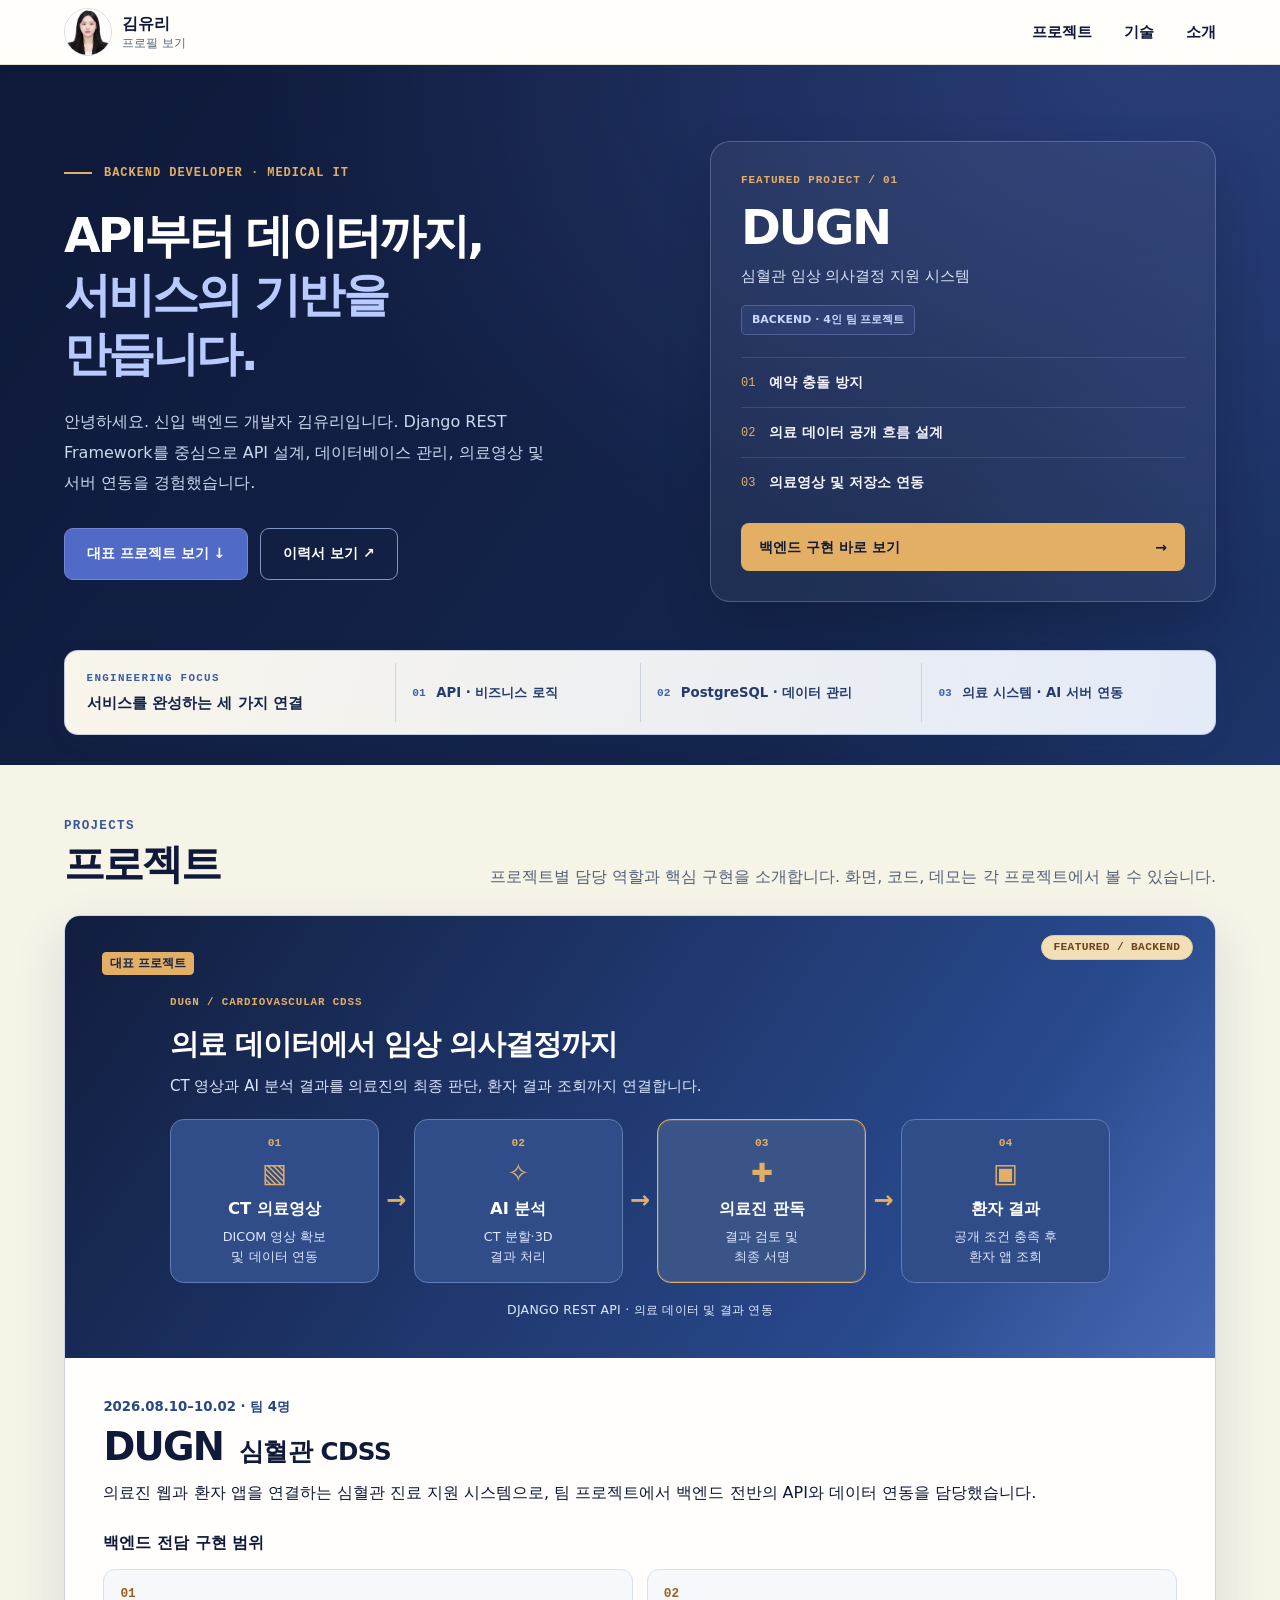
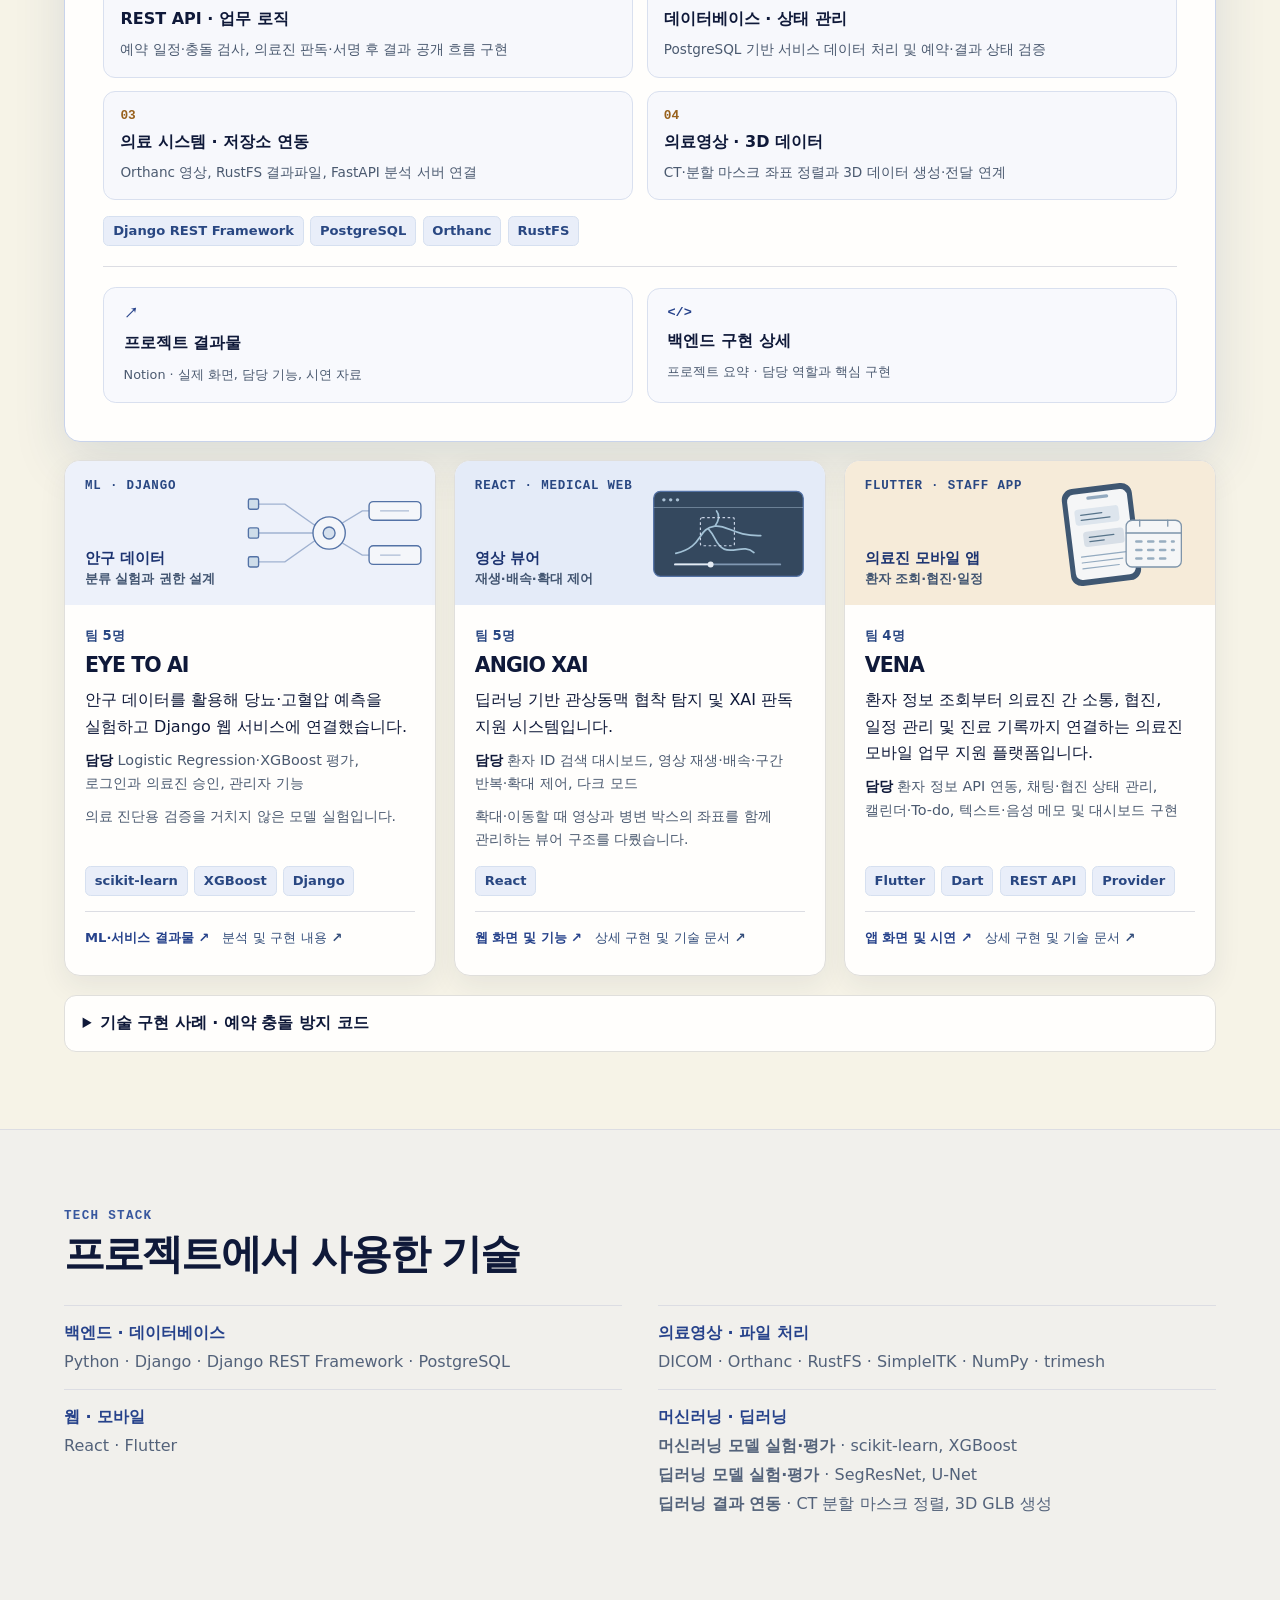
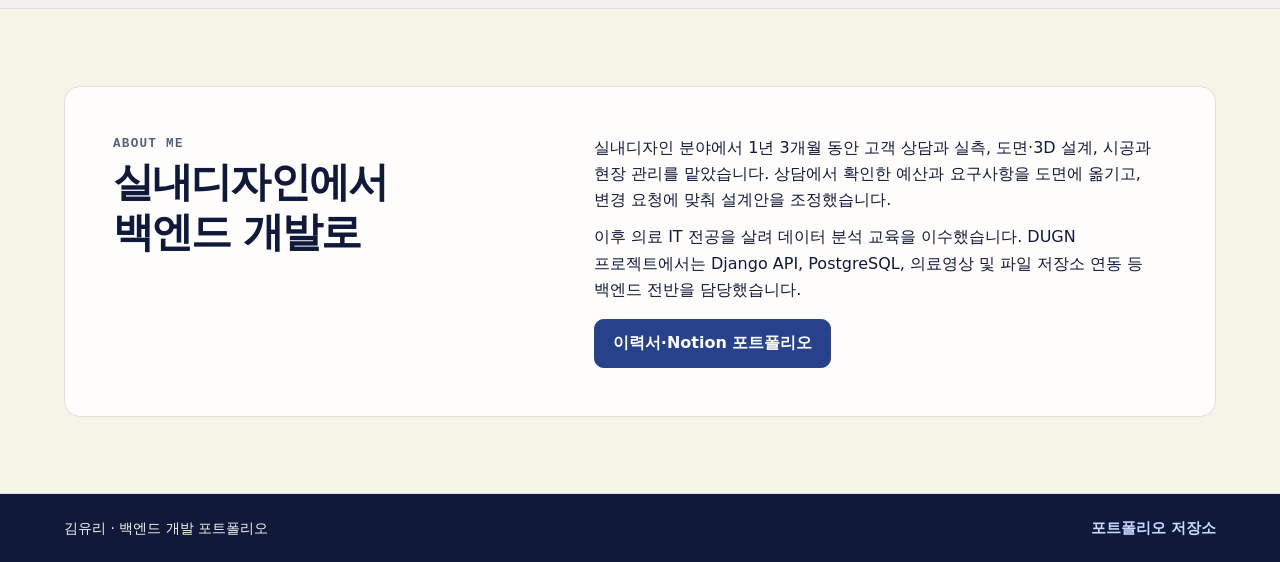
<file: index.html>
<!doctype html>
<html lang="ko">
<head>
  <meta charset="utf-8">
  <meta name="viewport" content="width=device-width, initial-scale=1">
  <meta name="theme-color" content="#F6F3E7">
  <meta name="description" content="백엔드 개발자 김유리의 포트폴리오. DUGN 의료 서비스 백엔드 전담 경험과 API, 데이터베이스, 의료영상·저장소 연동, 그리고 ML·웹·모바일 프로젝트를 소개합니다.">
  <title>김유리 | 백엔드 개발 포트폴리오</title>

  <style>
    /* 1. 색상과 기본 스타일 */
    :root {
      color-scheme: light;
      --page: #f5f7fa;
      --ink: #233246;
      --navy: #304b6a;
      --mist: #e4ebf3;
      --butter: #f3d78d;
      --paper: #ffffff;
      --deep: #1b3048;
      --muted: #50637a;
      --line: #cfd9e4;
      --pale: #f3f0e8;
      --mono: ui-monospace, "Cascadia Code", Consolas, monospace;
      --radius: 1rem;
    }

    *, *::before, *::after { box-sizing: border-box; }
    html { scroll-behavior: smooth; }

    body {
      margin: 0;
      color: var(--ink);
      background: var(--page);
      font: 400 1rem/1.65 system-ui, -apple-system, BlinkMacSystemFont, "Segoe UI",
        "Apple SD Gothic Neo", "Malgun Gothic", sans-serif;
      word-break: keep-all;
      overflow-wrap: break-word;
    }

    h1, h2, h3, p, figure, dl, dd, ul, ol { margin: 0; }
    h1, h2, h3 { letter-spacing: -0.045em; line-height: 1.22; }
    a { color: var(--navy); text-underline-offset: 0.24em; }
    :focus-visible { outline: 3px solid var(--navy); outline-offset: 4px; }
    ::selection { color: var(--ink); background: var(--butter); }
    :target { scroll-margin-top: 4rem; }
    .wrap { width: min(72rem, calc(100% - 3rem)); margin-inline: auto; }

    .skip {
      position: absolute;
      z-index: 20;
      top: -6rem;
      left: 1rem;
      padding: 0.7rem 1rem;
      background: var(--paper);
    }

    .skip:focus { top: 0.6rem; }

    .sr {
      position: absolute;
      width: 1px;
      height: 1px;
      padding: 0;
      margin: -1px;
      overflow: hidden;
      clip-path: inset(50%);
      white-space: nowrap;
      border: 0;
    }

    .overline {
      color: var(--muted);
      font: 650 0.79rem/1.45 var(--mono);
      letter-spacing: 0.1em;
    }

    .btn, .text-link, .brand, .navlinks a { text-decoration: none; }

    .btn {
      display: inline-flex;
      align-items: center;
      justify-content: center;
      min-height: 2.75rem;
      padding: 0.62rem 1.12rem;
      border: 1px solid var(--line);
      border-radius: 0.6rem;
      color: var(--navy);
      background: var(--paper);
      font-weight: 650;
    }

    .btn.primary { color: var(--paper); background: var(--navy); border-color: var(--navy); }
    .btn:hover { border-color: var(--navy); }
    .btn.primary:hover { background: var(--deep); }

    .text-link {
      display: inline-flex;
      align-items: center;
      min-height: 2.75rem;
      font-size: 0.94rem;
      font-weight: 680;
    }

    .text-link:hover, .navlinks a:hover { text-decoration: underline; }
    .actions { display: flex; gap: 0.65rem; flex-wrap: wrap; margin-top: 1.45rem; }

    /* 2. 메뉴와 첫 화면 */
    .mast {
      position: sticky;
      top: 0;
      z-index: 5;
      background: var(--paper);
      border-bottom: 1px solid var(--line);
    }

    .mast-inner {
      display: flex;
      align-items: center;
      justify-content: space-between;
      gap: 1rem;
      min-height: 4rem;
    }

    .brand {
      display: inline-flex;
      align-items: center;
      gap: 0.65rem;
      min-height: 2.75rem;
      color: var(--ink);
      font-weight: 780;
    }

    .mark { width: 1.85rem; height: 1.85rem; }
    .navlinks { display: flex; gap: clamp(0.9rem, 2.5vw, 2rem); align-items: center; }

    .navlinks a {
      display: inline-flex;
      align-items: center;
      min-height: 2.75rem;
      color: var(--ink);
      font-size: 0.94rem;
      font-weight: 600;
    }

    .intro {
      border-bottom: 1px solid var(--line);
      background:
        radial-gradient(ellipse at 86% 12%, var(--mist), transparent 51%),
        radial-gradient(ellipse at 6% 98%, var(--pale), transparent 42%),
        var(--page);
    }

    .hero {
      display: grid;
      grid-template-columns: 1fr 1fr;
      gap: clamp(2rem, 4.5vw, 4.3rem);
      align-items: center;
      padding-block: clamp(2.8rem, 5vw, 5rem);
    }

    .hero > *, .project, .profile > *, .expert, .tools > * { min-width: 0; }
    .hero .overline { display: inline-flex; gap: 0.65rem; align-items: center; }

    .hero .overline::before {
      content: "";
      width: 1.9rem;
      height: 2px;
      background: var(--navy);
    }

    .hero h1 {
      margin-block: 0.9rem 1.12rem;
      font-size: clamp(2.55rem, 4.2vw, 3.8rem);
      letter-spacing: -0.067em;
      font-weight: 770;
    }

    .hero h1 span { display: block; }
    .hero .name { white-space: nowrap; color: var(--navy); }
    .intro-copy { max-width: 31rem; color: var(--muted); font-size: 1.075rem; }

    .plate {
      --wire: #a6bdd1;
      --lit: #d5e3ee;
      overflow: hidden;
      color: var(--paper);
      background-color: var(--deep);
      background-image:
        linear-gradient(110deg, transparent 30%, rgba(124, 156, 190, 0.12)),
        linear-gradient(rgba(219, 231, 246, 0.055) 1px, transparent 1px),
        linear-gradient(90deg, rgba(219, 231, 246, 0.055) 1px, transparent 1px);
      background-size: auto, 24px 24px, 24px 24px;
      border-radius: var(--radius);
      box-shadow: 0 12px 32px rgba(35, 50, 70, 0.15);
    }

    .plate-head, .plate-foot { padding: 0.95rem 1.3rem; }

    .plate-head {
      display: flex;
      justify-content: space-between;
      align-items: center;
      gap: 0.6rem;
      border-bottom: 1px solid rgba(255, 255, 255, 0.16);
    }

    .plate-tag {
      background: var(--butter);
      color: var(--ink);
      border-radius: 0.3rem;
      padding: 0.18rem 0.55rem;
      font-size: 0.8rem;
      font-weight: 750;
      white-space: nowrap;
    }

    .plate-meta {
      color: var(--lit);
      font: 500 0.78rem/1.4 var(--mono);
      letter-spacing: 0.06em;
    }

    .plate-svg { width: 100%; height: auto; display: block; max-height: 16.5rem; }

    .plate-foot {
      border-top: 1px solid rgba(255, 255, 255, 0.16);
      display: flex;
      gap: 0.2rem 0.8rem;
      align-items: baseline;
      flex-wrap: wrap;
    }

    .plate-foot strong { font-size: 1.02rem; }
    .plate-foot span { font-size: 0.82rem; color: var(--lit); }

    /* 3. 핵심 역할과 프로젝트 */
    .expertise { background: var(--paper); border-bottom: 1px solid var(--line); }

    .expert-grid {
      display: grid;
      grid-template-columns: repeat(3, minmax(0, 1fr));
      padding-block: 1.55rem;
    }

    .expert { padding-inline: 1.5rem; border-left: 1px solid var(--line); }
    .expert:first-child { padding-left: 0; border: 0; }
    .expert:last-child { padding-right: 0; }
    .expert h3 { font-size: 1.13rem; margin: 0.28rem 0; }
    .expert p { color: var(--muted); }

    .block { padding-block: clamp(2.8rem, 6vw, 5rem); }

    .section-top {
      display: flex;
      justify-content: space-between;
      align-items: end;
      flex-wrap: wrap;
      gap: 0.6rem 1.3rem;
      margin-bottom: 1.55rem;
    }

    .section-top h2, .profile h2 {
      margin-top: 0.33rem;
      font-size: clamp(1.8rem, 3.3vw, 2.55rem);
    }

    .section-top p:not(.overline) { color: var(--muted); }
    .project-grid { display: grid; grid-template-columns: repeat(2, minmax(0, 1fr)); gap: 1.25rem; }

    .project {
      display: flex;
      flex-direction: column;
      border: 1px solid var(--line);
      border-radius: var(--radius);
      background: var(--paper);
      overflow: hidden;
      box-shadow: 0 3px 13px rgba(35, 50, 70, 0.045);
    }

    .project.featured { border-color: var(--navy); }

    .project-art {
      padding: 1.05rem 1.25rem;
      height: 9.4rem;
      display: flex;
      flex-direction: column;
      justify-content: space-between;
      overflow: hidden;
      background: var(--mist);
    }

    .art-kicker {
      align-self: flex-start;
      color: var(--navy);
      font: 650 0.78rem/1.35 var(--mono);
      letter-spacing: 0.065em;
    }

    .art-dugn {
      background:
        repeating-linear-gradient(115deg, transparent 0 20px, rgba(255, 255, 255, 0.055) 20px 21px),
        var(--navy);
    }

    .art-dugn .art-kicker {
      color: var(--ink);
      background: var(--butter);
      border-radius: 0.26rem;
      padding: 0.18rem 0.5rem;
      font-family: inherit;
      letter-spacing: 0;
    }

    .gates {
      display: grid;
      grid-template-columns: repeat(3, minmax(0, 1fr));
      list-style: none;
      padding: 0;
      margin: 0.4rem 0.2rem 0.2rem;
      gap: 0.6rem;
    }

    .gates li {
      position: relative;
      border-top: 1px solid rgba(255, 255, 255, 0.48);
      padding-top: 0.63rem;
      color: var(--paper);
      font-weight: 620;
      font-size: 0.93rem;
    }

    .gates li::before {
      content: "";
      position: absolute;
      width: 0.44rem;
      height: 0.44rem;
      border-radius: 50%;
      background: var(--paper);
      left: 0;
      top: -0.25rem;
    }

    .gates li:last-child::before { background: var(--butter); }

    .gates small {
      display: block;
      color: #e4edf5;
      font: 400 0.76rem/1.5 var(--mono);
      margin-top: 0.12rem;
    }

    .art-eye, .art-web, .art-mobile { position: relative; }
    .art-eye { background: linear-gradient(113deg, #f3f0e8, #e7e7e2 78%); }
    .art-web { background: linear-gradient(110deg, var(--mist), #cbdcea); }
    .art-mobile { background: linear-gradient(110deg, #edf1f4, #e0e5ef); }

    .art-sketch {
      position: absolute;
      height: 100%;
      width: 56%;
      max-width: 18rem;
      right: 0;
      top: 0;
      color: var(--navy);
    }

    .art-label {
      position: relative;
      width: fit-content;
      color: var(--navy);
      font-weight: 700;
      font-size: 0.96rem;
      line-height: 1.45;
    }

    .art-label small { display: block; font-size: 0.8rem; font-weight: 500; color: var(--muted); }

    .project-body {
      display: flex;
      flex: 1;
      flex-direction: column;
      padding: clamp(1rem, 3vw, 1.55rem);
    }

    .project-meta { color: var(--muted); font-size: 0.83rem; font-weight: 600; }
    .project h3 { font-size: clamp(1.4rem, 2.3vw, 1.85rem); margin-block: 0.38rem 0.58rem; }

    .project-subtitle {
      margin-inline-start: 0.25rem;
      font-size: 0.64em;
      font-weight: 650;
      letter-spacing: -0.02em;
    }

    .project-role { color: var(--muted); margin-top: 0.55rem; }
    .project-role b { color: var(--ink); font-weight: 680; }
    .project-note { font-size: 0.87rem; color: var(--muted); margin-top: 0.55rem; }
    .project-foot { padding-top: 0.95rem; margin-top: auto; }

    .chips { display: flex; gap: 0.32rem 0.4rem; flex-wrap: wrap; list-style: none; padding: 0; }

    .chips li {
      color: var(--navy);
      background: var(--page);
      padding: 0.2rem 0.55rem;
      border-radius: 0.35rem;
      font-size: 0.82rem;
      font-weight: 600;
    }

    .case-links {
      display: flex;
      align-items: center;
      flex-wrap: wrap;
      gap: 0.25rem 1.05rem;
      border-top: 1px solid var(--line);
      margin-top: 0.95rem;
      padding-top: 0.55rem;
    }

    .case-links .secondary-link { font-size: 0.88rem; font-weight: 550; color: var(--muted); }

    .code-note {
      margin-top: 1.2rem;
      border: 1px solid var(--line);
      border-radius: 0.75rem;
      background: var(--paper);
    }

    .code-note summary { cursor: pointer; padding: 0.9rem 1.1rem; color: var(--ink); font-weight: 660; }

    .code-info {
      display: grid;
      grid-template-columns: 1fr 1fr;
      gap: 1rem;
      padding: 0.2rem 1.1rem 1.15rem;
      align-items: start;
    }

    .code-info p { color: var(--muted); }

    .code-info pre {
      margin: 0;
      min-width: 0;
      padding: 1rem;
      line-height: 1.55;
      font-size: 0.85rem;
      background: var(--deep);
      color: #edf2f7;
      white-space: pre-wrap;
      overflow-wrap: anywhere;
      border-radius: 0.5rem;
    }

    .code-info code { font-family: var(--mono); }
    .code-call { color: var(--butter); }

    /* 4. 기술과 소개 */
    .tool-section { border-block: 1px solid var(--line); background: var(--paper); }
    .tools { display: grid; grid-template-columns: repeat(2, minmax(0, 1fr)); gap: 0 2.25rem; }
    .tools > div { border-top: 1px solid var(--line); padding: 0.88rem 0; }
    .tools dt { color: var(--navy); font-weight: 700; }
    .tools dd { margin-top: 0.15rem; color: var(--muted); }

    .profile {
      display: grid;
      grid-template-columns: 0.9fr 1.2fr;
      gap: clamp(1.2rem, 4vw, 3.7rem);
      padding: clamp(1.25rem, 4vw, 3rem);
      border-radius: var(--radius);
      border: 1px solid var(--line);
      background: var(--mist);
    }

    .profile h2 span { display: block; }
    .profile p + p { margin-top: 0.65rem; }
    .profile .actions { margin-top: 1rem; }
    .footer { border-top: 1px solid var(--line); color: var(--muted); }

    .footer .wrap {
      display: flex;
      justify-content: space-between;
      align-items: center;
      gap: 0.25rem 1rem;
      flex-wrap: wrap;
      padding-block: 0.75rem;
      font-size: 0.87rem;
    }

    /* 5. 화면 크기별 배치 */
    @media (hover: hover) {
      .project:hover { border-color: #92a6ba; box-shadow: 0 8px 22px rgba(35, 50, 70, 0.09); }
      .project.featured:hover { border-color: var(--navy); }
    }

    @media (min-width: 70rem) {
      .project-art { height: 10.2rem; }
    }

    @media (max-width: 53rem) {
      .hero { grid-template-columns: 0.95fr 1fr; gap: 1.45rem; }
      .hero h1 { font-size: clamp(2.3rem, 5vw, 3rem); }
      .hero .overline { letter-spacing: 0.055em; }
      .expert { padding-inline: 1rem; }
    }

    @media (max-width: 45rem) {
      .wrap { width: min(38rem, calc(100% - 2rem)); }
      .hero { grid-template-columns: minmax(0, 1fr); gap: 1.65rem; padding-block: 2.45rem 1.8rem; }
      .hero h1 { font-size: clamp(2.55rem, 8.4vw, 3.8rem); }
      .expert-grid { grid-template-columns: 1fr; padding-block: 0.4rem; }
      .expert, .expert:first-child, .expert:last-child { border: 0; padding: 0.85rem 0; }
      .expert + .expert { border-top: 1px solid var(--line); }
      .expert h3 { display: inline; margin-left: 0.55rem; }
      .expert p { margin-top: 0.22rem; }
      .project-grid, .profile, .code-info, .tools { grid-template-columns: minmax(0, 1fr); }
      .project-art { height: 8.6rem; }
      .plate-svg { max-height: 15rem; }
    }

    @media (max-width: 25rem) {
      .mast-inner { gap: 0.4rem; }
      .navlinks { gap: 0.7rem; }
      .navlinks a { font-size: 0.86rem; }
      .brand { gap: 0.35rem; }
      .mark { width: 1.55rem; height: 1.55rem; }
      .hero h1 { font-size: clamp(2.15rem, 9vw, 2.8rem); }
      .art-sketch { width: 45%; }
      .project-art { padding-inline: 1rem; }
      .gates { gap: 0.45rem; margin-inline: 0; }
      .gates li { font-size: 0.85rem; }
      .plate-head, .plate-foot { padding-inline: 0.85rem; }
      .plate-head { gap: 0.4rem; }
      .plate-meta { font-size: 0.72rem; letter-spacing: 0.02em; white-space: nowrap; }
    }

    @media (prefers-reduced-motion: reduce) {
      html { scroll-behavior: auto; }
    }

    @media print {
      .mast, .actions, .skip, .footer { display: none; }
      .wrap { width: 100%; }
      .hero, .block { padding-block: 1rem; }
      .project, .profile { break-inside: avoid; }
    }

    .mark.brand-photo{
        width: 48px;
        height: 48px;
        border-radius: 50%;
        object-fit: cover;
        object-position: center 35%;
        flex-shrink: 0;
        border: 1px solid var(--line);
    }
    @media (max-width: 25rem){
        .mark.brand-photo{
            width: 40px;
            height: 40px;
        }
    }

    .profile-trigger {
    display: grid;
    place-items: center;
    min-width: 44px;
    min-height: 44px;
    padding: 0;
    border: 0;
    border-radius: 50%;
    background: transparent;
    cursor: pointer;
    }

    .brand-name {
    color: inherit;
    text-decoration: none;
    }

    .profile-popup {
    position: fixed;
    inset: 0;
    margin: auto;
    width: min(380px, calc(100% - 32px));
    max-height: calc(100dvh - 32px);
    padding: 36px 24px 28px;
    overflow: auto;
    border: 1px solid var(--line);
    border-radius: 20px;
    color: var(--ink);
    background: var(--paper);
    text-align: center;
    box-shadow: 0 18px 50px rgba(27, 48, 72, 0.22);
    }

    .profile-popup::backdrop {
    background: rgba(27, 48, 72, 0.55);
    }

    .profile-portrait {
    display: block;
    width: 112px;
    height: 112px;
    margin: 0 auto 16px;
    border-radius: 50%;
    object-fit: cover;
    object-position: center 35%;
    }

    .profile-close {
    position: absolute;
    top: 8px;
    right: 8px;
    width: 44px;
    height: 44px;
    padding: 0;
    border: 0;
    border-radius: 50%;
    color: var(--navy);
    background: var(--page);
    font-size: 24px;
    cursor: pointer;
    }

    .profile-popup h2 { margin: 4px 0 8px; }
    .profile-popup .actions { justify-content: center; }

    .profile-popup {
    width: min(600px, calc(100% - 32px));
    padding: 44px 28px 28px;
    }

    .popup-layout {
    display: grid;
    grid-template-columns: 140px minmax(0, 1fr);
    align-items: center;
    gap: 24px;
    }

    .popup-identity {
    text-align: center;
    }

    .popup-identity .profile-portrait {
    margin-bottom: 10px;
    }

    .popup-bio {
    text-align: left;
    }

    .popup-bio .overline {
    margin-bottom: 8px;
    }

    .profile-popup .popup-bio .actions {
    justify-content: flex-start;
    }

    @media (max-width: 480px) {
    .popup-layout {
        grid-template-columns: 1fr;
        gap: 16px;
    }

    .popup-bio {
        text-align: center;
    }

    .profile-popup .popup-bio .actions {
        justify-content: center;
    }
    }
    .profile-trigger {
    display: flex;
    align-items: center;
    gap: 10px;
    border-radius: 8px;
    color: inherit;
    font: inherit;
    text-align: left;
    }

    .profile-trigger-text {
    display: grid;
    gap: 3px;
    line-height: 1.2;
    }

    .profile-trigger-text small {
    font-size: 12px;
    font-weight: 500;
    color: var(--muted);
    }

    .profile-trigger:hover small {
    text-decoration: underline;
    }
  
    /* 6. Futuristic Clean — 기존 콘텐츠/기능을 유지하는 테마 */
    :root {
      color-scheme: dark;
      --page: #0b1020;
      --ink: #eef3ff;
      --navy: #91adff;
      --mist: #17243a;
      --butter: #a5b4fc;
      --paper: #121c30;
      --deep: #090f1e;
      --muted: #b3c2db;
      --line: #2d3d59;
      --pale: #141e35;
    }
    body {
      background:
        radial-gradient(ellipse 55rem 37rem at 95% 4%, rgba(93, 74, 202, .15), transparent 72%),
        radial-gradient(ellipse 47rem 34rem at 4% 25%, rgba(36, 110, 227, .12), transparent 75%),
        var(--page);
    }
    a { color: #adc4ff; }
    :focus-visible { outline-color: #91adff; }
    ::selection { background: #4258a0; color: #fff; }
    .mast {
      background: rgba(11, 16, 32, .84);
      border-color: rgba(136, 161, 212, .18);
      backdrop-filter: blur(18px);
      -webkit-backdrop-filter: blur(18px);
    }
    .brand, .navlinks a, .profile-trigger { color: var(--ink); }
    .navlinks a, .text-link, .btn, .detail-tile { transition: color .22s, border-color .22s, background .22s, transform .22s, box-shadow .22s; }
    .navlinks a:hover { color: #a5b4fc; }
    .btn {
      color: var(--ink);
      background: rgba(26, 39, 65, .9);
      border-color: #405578;
    }
    .btn.primary {
      color: #fff;
      background: linear-gradient(115deg, #345be8, #6856d8);
      border-color: #5e77f1;
    }
    .btn.primary:hover { background: linear-gradient(115deg, #456ff4, #7a65e8); }
    .btn:hover { transform: translateY(-2px); box-shadow: 0 8px 25px rgba(50, 88, 201, .17); }
    .intro {
      background:
        radial-gradient(ellipse at 83% 14%, rgba(94, 75, 202, .23), transparent 53%),
        radial-gradient(ellipse at 7% 92%, rgba(33, 107, 207, .2), transparent 55%),
        transparent;
      position: relative;
      overflow: hidden;
    }
    .intro::before {
      content: "";
      position: absolute;
      inset: -30%;
      pointer-events: none;
      background: radial-gradient(circle at 55% 40%, rgba(66, 130, 241, .09), transparent 40%);
      animation: ambientDrift 18s ease-in-out infinite alternate;
    }
    .hero { position: relative; }
    .hero h1 { font-weight: 800; }
    .hero .name { color: #a7b8ff; }
    .hero .overline::before { background: #8ea6ff; }
    .plate {
      --wire: #89b3e9;
      --lit: #c0d6fa;
      border: 1px solid #344d78;
      background-color: #101d37;
      box-shadow: 0 18px 55px rgba(3, 7, 22, .38), 0 0 40px rgba(73, 102, 235, .09);
    }
    .plate-tag { background: #a5b4fc; color: #111b32; }
    .expertise, .tool-section { background: rgba(16, 26, 46, .72); }
    .expert { border-color: var(--line); }
    .section-top .overline { color: #a7b8ff; }
    .project-grid {
      display: grid;
      grid-template-columns: repeat(3, minmax(0, 1fr));
      gap: 1.1rem;
    }
    .project {
      position: relative;
      background: linear-gradient(155deg, rgba(24, 37, 62, .97), rgba(15, 24, 43, .97));
      border: 1px solid #314363;
      box-shadow: 0 12px 32px rgba(3, 8, 23, .19);
      transition: transform .3s ease, border-color .3s ease, box-shadow .3s ease;
    }
    .project:hover {
      transform: translateY(-6px);
      border-color: #7184e9;
      box-shadow: 0 18px 45px rgba(2, 8, 25, .35), 0 0 25px rgba(87, 101, 229, .12);
    }
    .project.featured {
      grid-column: 1 / -1;
      border-color: #5b71c6;
      background: linear-gradient(140deg, #182641, #101a2f 68%);
      box-shadow: 0 16px 55px rgba(3, 7, 22, .29), 0 0 30px rgba(80, 105, 229, .08);
    }
    .project.featured::before {
      content: "FEATURED / BACKEND";
      position: absolute;
      top: 1.2rem;
      right: 1.4rem;
      z-index: 1;
      color: #c7d3ff;
      background: rgba(83, 95, 178, .3);
      border: 1px solid rgba(149, 163, 246, .35);
      border-radius: 2rem;
      padding: .24rem .7rem;
      font: 600 .7rem/1.4 var(--mono);
      letter-spacing: .03em;
    }
    .project-art { background-color: #1a2a46; }
    .project.featured .project-art {
      min-height: 15rem;
      height: auto;
      padding: 2.2rem;
      background:
        radial-gradient(circle at 82% 25%, rgba(111, 98, 236, .3), transparent 38%),
        repeating-linear-gradient(90deg, transparent 0 35px, rgba(163, 188, 255, .045) 35px 36px),
        linear-gradient(115deg, #14213c, #213a63);
    }
    .project.featured .art-kicker {
      background: #a5b4fc;
      color: #0c1430;
      width: fit-content;
    }
    .project.featured .gates {
      max-width: 52rem;
      width: 100%;
      margin: 1.7rem auto .7rem;
      gap: 1.3rem;
    }
    .project.featured .gates li {
      border-top: 2px solid rgba(171, 196, 250, .55);
      font-size: clamp(.95rem, 1.5vw, 1.18rem);
    }
    .project.featured .gates small { color: #c0d3f7; }
    .project.featured .project-body { padding: clamp(1.4rem, 3vw, 2.5rem); }
    .project.featured h3 { font-size: clamp(1.8rem, 3vw, 2.55rem); }
    .project h3 { color: #f4f7ff; }
    .project-meta { color: #9db4e4; }
    .project-role b { color: #dfe8ff; }
    .art-eye { background: linear-gradient(115deg, #233251, #1a2942); }
    .art-web { background: linear-gradient(115deg, #243957, #182a47); }
    .art-mobile { background: linear-gradient(115deg, #273453, #1a2b48); }
    .art-kicker, .art-label { color: #d6e4ff; }
    .art-label small { color: #b7c9e6; }
    .art-sketch { opacity: .8; }
    .chips li {
      background: rgba(85, 110, 190, .16);
      border: 1px solid rgba(123, 148, 226, .18);
      color: #cad9ff;
    }
    .contribution-heading { margin-top: 1.45rem; margin-bottom: .8rem; font-size: 1rem; }
    .contribution-grid { display: grid; grid-template-columns: repeat(3, minmax(0, 1fr)); gap: .85rem; }
    .contribution-item {
      display: flex;
      flex-direction: column;
      gap: .35rem;
      border: 1px solid #3a4e73;
      border-radius: .75rem;
      background: rgba(23, 37, 64, .75);
      padding: 1rem;
    }
    .contribution-item span { color: #a5b4fc; font: 700 .8rem var(--mono); }
    .contribution-item strong { color: #f0f4ff; }
    .contribution-item p { color: #bac9e3; font-size: .85rem; }
    .featured-links { display: grid; grid-template-columns: repeat(2, minmax(0, 1fr)); gap: .9rem; margin-top: 1.3rem; padding-top: 1.25rem; }
    .detail-tile {
      display: flex;
      flex-direction: column;
      gap: .45rem;
      min-height: 7.2rem;
      padding: 1.05rem 1.2rem;
      border: 1px solid #405779;
      border-radius: .8rem;
      color: #f0f4ff;
      text-decoration: none;
      background: rgba(16, 28, 50, .72);
    }
    .detail-tile:hover { transform: translateY(-3px); border-color: #8b9bff; background: #233659; box-shadow: 0 8px 25px rgba(44, 68, 155, .2); }
    .detail-icon { color: #9cafff; font: 700 .85rem var(--mono); }
    .detail-tile small { color: #b6c5df; font-size: .8rem; }
    .project:not(.featured) .project-body { padding: 1.25rem; }
    .project:not(.featured) h3 { font-size: clamp(1.25rem, 1.6vw, 1.5rem); }
    .project:not(.featured) .project-art { height: 9rem; }
    .project:not(.featured) .project-role { font-size: .9rem; }
    .project:not(.featured) .case-links { gap: .25rem .8rem; }
    .project:not(.featured) .case-links a { min-height: 2.1rem; font-size: .82rem; }
    .code-note, .profile { background: linear-gradient(140deg, #182640, #121e33); border-color: #344869; }
    .code-info pre { background: #090f1e; border: 1px solid #304366; }
    .footer { background: #090e1b; }
    .profile-popup { color: var(--ink); background: #142139; border: 1px solid #53688c; }
    .profile-popup::backdrop { background: rgba(3, 7, 18, .75); backdrop-filter: blur(5px); }

    /* Reveal is progressively enhanced only when JS is active. */
    .motion-ready .reveal {
      opacity: 0;
      transform: translateY(23px);
      transition: opacity .7s ease, transform .7s cubic-bezier(.2,.8,.2,1);
    }
    .motion-ready .reveal.is-visible { opacity: 1; transform: translateY(0); }
    .motion-ready .project-grid .project:nth-child(3n + 2) { transition-delay: .06s; }
    .motion-ready .project-grid .project:nth-child(3n + 3) { transition-delay: .12s; }
    @keyframes ambientDrift {
      from { transform: translate3d(-3%, -1%, 0); }
      to { transform: translate3d(3%, 2%, 0); }
    }
    @media (max-width: 1000px) {
      .project-grid { grid-template-columns: repeat(2, minmax(0, 1fr)); }
      .project.featured { grid-column: 1 / -1; }
    }
    @media (max-width: 720px) {
      .project-grid { grid-template-columns: minmax(0, 1fr); }
      .project.featured { grid-column: auto; }
      .contribution-grid { grid-template-columns: 1fr; }
      .featured-links { grid-template-columns: 1fr; }
      .project.featured::before { top: .8rem; right: .8rem; font-size: .58rem; }
      .project.featured .project-art { min-height: 12rem; padding: 1.2rem; }
      .project.featured .gates { gap: .45rem; }
      .project.featured .gates li { font-size: .8rem; }
      .project.featured .gates small { font-size: .66rem; }
    }
    @media (prefers-reduced-motion: reduce) {
      *, *::before, *::after { animation-duration: .01ms !important; transition-duration: .01ms !important; }
      .motion-ready .reveal { opacity: 1; transform: none; }
    }

  
/* ===== C Sapphire Cream : standalone palette override ===== */
:root {
  color-scheme: light;
  --page:#F6F3E7; --ink:#0F1939; --navy:#26428B;
  --mist:#E3E7F7; --butter:#E3AF64; --paper:#FFFFFF;
  --deep:#0F1939; --muted:#586584; --line:#DADCEC; --pale:#FAEBD7;
}
body { color:var(--ink); background:var(--page); }
a { color:var(--navy); }
::selection { background:var(--butter); color:#0F1939; }
.mast { background:rgba(246,243,231,.91); border-color:var(--line); }
.brand, .navlinks a, .profile-trigger { color:var(--ink); }
.navlinks a:hover, .text-link:hover { color:#516AC8; }
.intro {
  background:linear-gradient(115deg, #FAEBD7, #E7E8F3 53%, #ABC9FF);
  border-bottom:1px solid var(--line);
}
.intro::before {
  background:radial-gradient(circle at 60% 50%, rgba(81,106,200,.16), transparent 45%);
}
.hero h1, .hero h1 .name { color:var(--ink); }
.hero .name { color:#516AC8 !important; }
.hero .overline, .section-top .overline { color:var(--navy); }
.hero .overline::before { background:var(--navy); }
.intro-copy, .project-role, .project-note { color:var(--muted); }
.btn {
  color:var(--navy); background:var(--paper); border-color:var(--line);
}
.btn.primary {
  color:#FFFFFF; background:linear-gradient(125deg, #233A79, #516AC8 65%, #8EA8E9); border-color:#516AC8;
}
.btn.primary:hover { background:linear-gradient(125deg, #233A79, #516AC8 65%, #8EA8E9); filter:brightness(1.12); }
.plate {
  --wire:#C3D9F9; --lit:#E4EDFF;
  background:linear-gradient(125deg, #233A79, #516AC8 65%, #8EA8E9);
  border:1px solid #516AC8;
  box-shadow:0 20px 50px rgba(81,106,200,.16);
  color:#FFFFFF;
}
.plate-tag { color:#102044; background:#C8DBFF; }
.expertise, .tool-section { background:#F1F1FB; }
.expert, .tools > * { border-color:var(--line); }
.project {
  color:var(--ink);
  background:linear-gradient(150deg, #FFFFFF, #F9F8FF);
  border-color:var(--line);
  box-shadow:0 12px 32px rgba(81,106,200,.16);
}
.project:hover {
  border-color:#516AC8;
  box-shadow:0 20px 44px rgba(81,106,200,.16);
}
.project.featured {
  background:linear-gradient(150deg, #FFFFFF, #F9F8FF);
  border-color:#516AC8;
  box-shadow:0 16px 40px rgba(81,106,200,.16);
}
.project.featured::before {
  background:#ECEEFB; color:#30488D; border-color:var(--line);
}
.project h3, .project.featured h3, .contribution-heading {
  color:var(--ink);
}
.project-meta { color:var(--navy); }
.project-role b { color:var(--ink); }
.project-art, .project.featured .project-art {
  background:linear-gradient(125deg, #233A79, #516AC8 65%, #8EA8E9);
}
.project.featured .art-kicker, .art-dugn .art-kicker {
  background:#DDE9FF; color:#142C54;
}
.project.featured .gates li, .gates li { color:#FFFFFF; }
.project.featured .gates small, .gates small { color:#DFE9FF; }
.art-eye { background:linear-gradient(120deg,#E3E7F7,#F1F1FB); }
.art-web { background:linear-gradient(120deg,#F1F1FB,#E3E7F7); }
.art-mobile { background:linear-gradient(120deg,#E3E7F7,#FAEBD7); }
.art-label { color:var(--navy); }
.art-label small { color:var(--muted); }
.art-sketch { color:var(--navy); }
.chips li {
  color:#30488D;
  background:#ECEEFB;
  border-color:var(--line);
}
.contribution-item {
  background:#F8F8FF; border-color:#DCE1F4;
}
.contribution-item strong { color:var(--ink); }
.contribution-item p { color:var(--muted); }
.contribution-item span { color:var(--navy); }
.detail-tile {
  background:#FAFAFF;
  color:var(--ink);
  border-color:var(--line);
}
.detail-tile small { color:var(--muted); }
.detail-icon { color:var(--navy); }
.detail-tile:hover {
  background:#F1F1FB; border-color:#516AC8;
  box-shadow:0 8px 24px rgba(81,106,200,.16);
}
.code-note, .profile {
  background:linear-gradient(150deg, #FFFFFF, #F9F8FF); border-color:var(--line);
}
.code-info pre { background:#0F1939; border-color:var(--line); color:#F2F7FF; }
.footer { background:#EAE9E9; color:#0F1939; }
.footer a { color:var(--navy); }
.profile-popup {
  background:#FFFFFF; color:var(--ink); border-color:var(--line);
}
.profile-popup .overline { color:var(--navy); }
@media (max-width:720px) {
  .project-grid { grid-template-columns:1fr; }
}


/* Sapphire Cream Refined — 색상 비중과 대비 재설계 */
:root {
  --page:#F6F3E7; --ink:#0F1939; --navy:#26428B;
  --mist:#E9EEF9; --butter:#E3AF64; --paper:#FFFEFC;
  --deep:#0F1939; --muted:#53627A; --line:#DCDDE3; --pale:#F8ECDD;
}
body { background:#F6F3E7; }
.mast { background:rgba(255,254,252,.94); border-bottom:1px solid #E4E1D9; }
.intro {
  background:
    radial-gradient(ellipse at 88% 18%,rgba(171,201,255,.58),transparent 43%),
    linear-gradient(115deg,#FAF0DE 0%,#F6F3E7 45%,#E9EEFA 100%);
  border-bottom:1px solid #E3DFD6;
}
.intro::before { background:radial-gradient(circle at 50% 50%,rgba(81,106,200,.07),transparent 50%); }
.hero .name { color:#26428B !important; }
.hero .overline, .section-top .overline { color:#38579E; }
.btn.primary { background:#26428B; border-color:#26428B; color:white; }
.btn.primary:hover { background:#3455A2; filter:none; }
.btn:not(.primary) { background:#FFFEFC; color:#26428B; border-color:#D7DDEA; }
.plate {
  background:linear-gradient(145deg,#13254E 0%,#26428B 62%,#516AC8 100%);
  border-color:#4664AC; box-shadow:0 22px 50px rgba(25,47,107,.17);
}
.plate-tag { background:#E3AF64; color:#142243; }
.expertise, .tool-section { background:#F1F0EC; }
.project { background:#FFFEFC; border-color:#E0DFDC; box-shadow:0 10px 28px rgba(31,41,72,.07); }
.project:hover { border-color:#7E93D2; box-shadow:0 16px 34px rgba(37,65,130,.14); }
.project.featured {
  background:#FFFEFC; border:1px solid #C8D3EB;
  box-shadow:0 20px 52px rgba(34,59,112,.13);
}
.project.featured::before { background:#F2DFB8; color:#6A451D; border-color:#E9C98F; }
.project.featured .project-art {
  background:
    radial-gradient(circle at 82% 10%,rgba(154,182,255,.28),transparent 45%),
    linear-gradient(130deg,#0F1939 0%,#26428B 68%,#3D61B2 100%);
}
.project.featured .art-kicker { background:#E3AF64; color:#162448; }
.project:not(.featured) .project-art { background:#E9EEF9; }
.project:not(.featured) .art-eye { background:#EDF1FA; }
.project:not(.featured) .art-web { background:#E4EBF8; }
.project:not(.featured) .art-mobile { background:#F6EBD9; }
.project:not(.featured) .art-label, .project:not(.featured) .art-sketch { color:#26428B; }
.project:not(.featured) .art-label small { color:#53627A; }
.chips li { background:#E9EEF9; color:#294782; border-color:#D6E0F0; }
.contribution-item { background:#F7F8FC; border-color:#D9E0EF; }
.contribution-item span { color:#B4772D; }
.detail-tile { background:#F8F9FD; border-color:#D9E0EF; }
.detail-tile:hover { background:#EEF2FC; border-color:#627BC2; }
.detail-icon { color:#516AC8; }
.code-note, .profile { background:#FFFEFC; border-color:#E0DFDC; }
.footer { background:#0F1939; color:#F5F4F0; }
.footer a { color:#C8D8FF; }
.profile-popup { background:#FFFEFC; border-color:#D9DCE7; }


/* ===== C Sapphire Cream / legibility corrections ===== */
/* Light project artwork needs dark labels (dark theme previously left pale text). */
.project:not(.featured) .project-art .art-kicker {
  color:#294782;
  font-weight:800;
  opacity:1;
  text-shadow:none;
}
.project:not(.featured) .project-art .art-label {
  color:#1D3471;
  font-weight:800;
}
.project:not(.featured) .project-art .art-label small {
  color:#425571;
  font-weight:600;
}
.project:not(.featured) .project-art .art-sketch { color:#47689F; opacity:.92; }
/* Text in light cards: dark theme's older CSS must not wash it out. */
.project h3, .project .contribution-heading { color:#0F1939; }
.project .project-meta { color:#294782; }
.project .project-role, .project .project-note { color:#4B5A70; }
.project .project-role b { color:#0F1939; }
.project .contribution-item strong { color:#0F1939; }
.project .contribution-item p { color:#4B5A70; }
.project .contribution-item span { color:#98611C; }
.project .detail-tile { color:#0F1939; }
.project .detail-tile small { color:#4B5A70; }
.project .detail-icon { color:#26428B; }
.project .chips li { color:#294782; }
.project .case-links .secondary-link { color:#344E7B; }
/* Keep the DUGN dark banner light and readable. */
.project.featured .project-art .art-kicker { color:#162448; }
.project.featured .project-art .gates li { color:#FFFFFF; }
.project.featured .project-art .gates small { color:#E0E9FF; }
/* General contrast corrections for light backgrounds. */
a { color:#26428B; }
.navlinks a, .brand { color:#0F1939; }
.navlinks a:hover { color:#38579E; }
.section-top .overline { color:#38579E; }
.profile-popup, .profile-popup p { color:#0F1939; }
.footer a { color:#C8D8FF; }


/* C Sapphire Cream — information hierarchy and system architecture */
.expertise { display:none !important; }
.system-diagram { width:min(100%,720px); margin:0 auto; display:flex; flex-direction:column; align-items:center; gap:0; color:#fff; }
.system-clients { display:grid; grid-template-columns:repeat(2,minmax(0,1fr)); gap:.75rem; width:min(100%,390px); }
.system-clients span,.system-api,.system-services span { display:flex; flex-direction:column; align-items:center; justify-content:center; text-align:center; border:1px solid rgba(225,235,255,.48); border-radius:.7rem; background:rgba(255,255,255,.09); padding:.7rem .8rem; font-size:.92rem; font-weight:750; color:#fff; }
.system-clients small,.system-api small { font-size:.72rem; font-weight:500; margin-top:.22rem; color:#DFE8FF; }
.system-connector { width:1px; height:17px; background:#B6CDFC; position:relative; }
.system-api { background:#E3AF64; color:#17234A; border-color:#F1D39F; width:min(100%,390px); font-size:1.04rem; }
.system-api small { color:#263E74; }
.system-services { display:grid; grid-template-columns:repeat(4,minmax(0,1fr)); gap:.6rem; width:100%; }
.system-services span { font-size:.79rem; padding:.7rem .35rem; }
.project.featured .project-art { min-height:17rem; height:auto; gap:1rem; }
.project.featured .contribution-grid { grid-template-columns:repeat(2,minmax(0,1fr)); }
@media(max-width:640px){ .project.featured .contribution-grid{grid-template-columns:1fr;} .system-services{grid-template-columns:repeat(2,minmax(0,1fr));} .system-services span{font-size:.73rem;} }


/* DUGN clinical decision flow — compact horizontal desktop cards */
.project.featured .project-art.art-dugn { background:linear-gradient(125deg,#111D3E,#29498D 75%,#4969B5); min-height:0; height:auto; padding:clamp(1.35rem,3vw,2.3rem); gap:.75rem; }
.cdss-heading { width:100%; max-width:940px; margin:0 auto; color:#fff; }
.cdss-eyebrow { color:#E3AF64; font:700 .68rem/1.5 var(--mono); letter-spacing:.08em; }
.cdss-heading h4 { color:#fff; font-size:clamp(1.22rem,2.4vw,1.8rem); margin:.45rem 0 .35rem; letter-spacing:-.035em; }
.cdss-heading p { color:#DCE6FF; font-size:clamp(.78rem,1.2vw,.94rem); margin:0; }
.cdss-flow { display:flex; align-items:stretch; justify-content:center; width:100%; max-width:940px; margin:.5rem auto 0; gap:.45rem; }
.cdss-step { flex:1 1 0; min-width:0; display:flex; flex-direction:column; align-items:center; text-align:center; gap:.45rem; padding:1rem .4rem .95rem; border-radius:.85rem; border:1px solid #607EB4; background:#304D89; color:#fff; }
.cdss-step.cdss-clinician { border-color:#E3AF64; background:#3B5488; box-shadow:inset 0 0 0 1px rgba(227,175,100,.24); }
.cdss-num { color:#E3AF64; font:700 .7rem/1.3 var(--mono); }
.cdss-symbol { color:#E3AF64; font-size:1.65rem; line-height:1.2; min-height:2rem; }
.cdss-step strong { color:#fff; font-size:clamp(.82rem,1.3vw,1.03rem); line-height:1.4; }
.cdss-step small { color:#DCE6FF; font-size:clamp(.68rem,1vw,.82rem); line-height:1.55; }
.cdss-arrow { flex:0 0 1.2rem; align-self:center; color:#E3AF64; font-size:1.5rem; font-weight:700; text-align:center; }
.cdss-caption { text-align:center; color:#E1EBFF; font-size:.78rem; margin:.35rem 0 0; letter-spacing:.02em; }
@media(max-width:680px) {
  .cdss-flow { flex-direction:column; max-width:420px; gap:.25rem; }
  .cdss-step { padding:.8rem 1rem; flex-direction:row; text-align:left; flex-wrap:wrap; justify-content:flex-start; gap:.5rem; }
  .cdss-step .cdss-num { width:1.5rem; }
  .cdss-step .cdss-symbol { min-height:0; font-size:1.25rem; }
  .cdss-step strong { flex:1; }
  .cdss-step small { width:100%; padding-left:2rem; }
  .cdss-step small br { display:none; }
  .cdss-arrow { align-self:center; transform:rotate(90deg); line-height:1; }
  .cdss-heading { text-align:left; }
}


/* Hero → Projects: Sapphire Cream gradient engineering bridge */
.engineering-bridge {
  position: relative;
  overflow: hidden;
  background: linear-gradient(180deg, #E8EEFA 0%, #EEF0F1 43%, #F6F3E7 100%);
}
.engineering-bridge::before {
  content: "";
  position: absolute;
  width: 34rem;
  height: 15rem;
  right: -10rem;
  top: -8rem;
  pointer-events: none;
  background: radial-gradient(ellipse, rgba(81,106,200,.13), transparent 70%);
}
.engineering-inner {
  position: relative;
  padding-block: 2.15rem 2.45rem;
}
.engineering-head {
  display: flex;
  justify-content: space-between;
  align-items: center;
  gap: 1.2rem;
  margin-bottom: 1.3rem;
}
.engineering-eyebrow {
  color: #38579E;
  font: 700 .74rem/1.5 ui-monospace, Consolas, monospace;
  letter-spacing: .12em;
}
.engineering-head h2 {
  margin: .32rem 0 0;
  color: #14234A;
  font-size: clamp(1.05rem, 1.6vw, 1.3rem);
  line-height: 1.45;
  letter-spacing: -.035em;
}
.engineering-caption { color: #65738C; font-size: .8rem; white-space: nowrap; }
.engineering-grid {
  display: grid;
  grid-template-columns: repeat(3, minmax(0, 1fr));
  gap: 1.2rem;
}
.engineering-item {
  min-width: 0;
  border-top: 2px solid #516AC8;
  padding: 1rem .3rem .2rem 0;
}
.engineering-item-head {
  display: flex;
  align-items: center;
  justify-content: space-between;
  gap: .7rem;
  margin-bottom: .55rem;
}
.engineering-number {
  color: #516AC8;
  font: 700 .76rem/1.4 ui-monospace, Consolas, monospace;
}
.engineering-item svg { width: 23px; height: 23px; color: #365BA1; }
.engineering-item h3 {
  margin: 0 0 .32rem;
  color: #14234A;
  font-size: 1rem;
  letter-spacing: -.025em;
}
.engineering-item p {
  margin: 0;
  color: #53627A;
  font-size: .89rem;
  line-height: 1.65;
}
@media (max-width: 720px) {
  .engineering-inner { padding-block: 1.65rem 1.8rem; }
  .engineering-head { align-items: flex-start; }
  .engineering-caption { display: none; }
  .engineering-grid { gap: .75rem; }
  .engineering-item { padding-top: .75rem; }
  .engineering-item h3 { font-size: .88rem; }
  .engineering-item p { font-size: .78rem; }
}
@media (max-width: 520px) {
  .engineering-grid { grid-template-columns: 1fr; gap: .7rem; }
  .engineering-item { display: grid; grid-template-columns: 4.5rem 1fr; column-gap: .75rem; align-items: start; }
  .engineering-item-head { grid-row: span 2; margin: 0; }
  .engineering-item h3 { margin-bottom: .1rem; }
}


/* Seamless shared backdrop for Hero + Engineering Focus */
.hero-continuum {
  position: relative;
  isolation: isolate;
  background:
    radial-gradient(ellipse at 88% 17%, rgba(171,201,255,.58), transparent 45%),
    radial-gradient(ellipse at 6% 18%, rgba(250,240,222,.75), transparent 55%),
    linear-gradient(180deg, #F8F1E5 0%, #F0F0EF 56%, #F6F3E7 100%);
}
.hero-continuum .intro {
  background: transparent !important;
  border-bottom: 0 !important;
}
.hero-continuum .intro::before { pointer-events:none; }
.hero-continuum .engineering-bridge {
  background: transparent !important;
  border: 0;
}
.hero-continuum .engineering-bridge::before { display:none; }
.hero-continuum .engineering-inner { padding-top: 1.1rem; padding-bottom: 2.6rem; }
@media (max-width: 720px) {
  .hero-continuum .engineering-inner { padding-top: .7rem; padding-bottom: 1.8rem; }
}


/* Integrated hero skill ribbon: same navy as the medical-imaging illustration */
.intro { border-bottom: 0 !important; }
.hero { padding-bottom: clamp(1.8rem, 3.4vw, 3.1rem); }
.hero-skill-ribbon {
  display: grid;
  grid-template-columns: 1.35fr 1fr 1.15fr 1.2fr;
  align-items: center;
  gap: 0;
  margin-bottom: clamp(2rem, 3.5vw, 3.2rem);
  background: linear-gradient(105deg, rgba(255,250,239,.80), rgba(226,235,252,.78));
  color: #14234A;
  border: 1px solid rgba(111,139,191,.34);
  border-radius: 14px;
  box-shadow: 0 8px 24px rgba(44,69,121,.055);
}
.ribbon-intro { padding: 1.25rem 1.35rem; display:flex; flex-direction:column; gap:.35rem; }
.ribbon-kicker { color:#385DA6; font:700 .68rem/1.4 ui-monospace,Consolas,monospace; letter-spacing:.12em; }
.ribbon-intro strong { color:#14234A; font-size:.96rem; line-height:1.45; }
.ribbon-skill {
  min-height: 3.7rem;
  display:flex; align-items:center; gap:.65rem;
  padding:.65rem 1rem;
  border-left:1px solid rgba(91,121,174,.23);
  color:#243B6D; font-size:.83rem; line-height:1.5; font-weight:600;
}
.ribbon-index { color:#3B62AB; font:700 .7rem ui-monospace,Consolas,monospace; }
@media(max-width:900px){
 .hero-skill-ribbon { grid-template-columns: repeat(3,minmax(0,1fr)); }
 .ribbon-intro { grid-column:1/-1; padding: .85rem 1rem .6rem; }
 .ribbon-skill { border-top:1px solid rgba(91,121,174,.17); }
 .ribbon-skill:first-of-type { border-left:0; }
}
@media(max-width:560px){
 .hero-skill-ribbon { grid-template-columns:1fr; }
 .ribbon-skill { min-height:0; padding:.75rem 1rem; border-left:0; }
}


/* Remove the visible horizontal color band between hero and projects */
.intro {
  background:
    radial-gradient(ellipse at 86% 12%, rgba(171,201,255,.50), transparent 44%),
    linear-gradient(180deg, rgba(250,240,222,.90) 0%, rgba(246,243,231,.92) 70%, #F6F3E7 100%) !important;
  border-bottom: 0 !important;
}
.intro::before { opacity: .5; }
.hero-skill-ribbon { margin-bottom: 0 !important; }
#projects { padding-top: clamp(2.2rem, 4vw, 3.5rem); }


/* Futuristic Clean: restrained, purposeful motion */
@keyframes scanFloat { 0%,100% { transform: translateY(0); } 50% { transform: translateY(-7px); } }
@keyframes meshFloat { 0%,100% { transform: translateY(0) rotate(0deg); } 50% { transform: translateY(-5px) rotate(1.5deg); } }
@keyframes flowPulse { 0%,100% { opacity: .55; } 50% { opacity: 1; } }
@keyframes softShine { from { transform: translateX(-160%) skewX(-22deg); } to { transform: translateX(340%) skewX(-22deg); } }
.plate { position:relative; overflow:hidden; transition: box-shadow .45s ease, transform .45s cubic-bezier(.2,.8,.2,1); }
.plate:hover { transform:translateY(-5px); box-shadow:0 24px 52px rgba(21,43,91,.24); }
.plate-svg > g[transform="translate(37 26)"] { transform-box:fill-box; transform-origin:center; animation:scanFloat 5.8s ease-in-out infinite; }
.plate-svg > g[transform="translate(326 32)"] { transform-box:fill-box; transform-origin:center; animation:meshFloat 6.4s ease-in-out infinite; }
.plate-svg > g[fill="none"][stroke="var(--wire)"] { animation:flowPulse 2.4s ease-in-out infinite; }
.hero-skill-ribbon { position:relative; overflow:hidden; transition:box-shadow .35s ease; }
.hero-skill-ribbon::after { content:""; position:absolute; inset:0 auto 0 0; width:18%; pointer-events:none; background:linear-gradient(90deg,transparent,rgba(255,255,255,.20),transparent); transform:translateX(-160%) skewX(-22deg); animation:softShine 9s ease-in-out infinite; }
.ribbon-skill { transition:background .25s ease, transform .25s ease; }
.ribbon-skill:hover { background:rgba(81,106,200,.08); transform:translateY(-2px); }
.cdss-step { transition:transform .32s cubic-bezier(.2,.8,.2,1), box-shadow .32s ease, border-color .32s ease; }
.cdss-step:hover { transform:translateY(-6px); box-shadow:0 13px 26px rgba(0,0,0,.17); }
.cdss-arrow { animation:flowPulse 2.6s ease-in-out infinite; }
.cdss-flow .cdss-arrow:nth-of-type(4) { animation-delay:.4s; }
.cdss-flow .cdss-arrow:nth-of-type(6) { animation-delay:.8s; }
.project { transition:transform .3s cubic-bezier(.2,.8,.2,1), box-shadow .3s ease; }
.project:hover { transform:translateY(-5px); box-shadow:0 22px 40px rgba(31,51,91,.12); }
.motion-ready .reveal { transition-duration:.85s; }
@media (prefers-reduced-motion: reduce) {
  .plate-svg > g, .cdss-arrow, .hero-skill-ribbon::after { animation:none !important; }
  .plate:hover,.project:hover,.cdss-step:hover,.ribbon-skill:hover { transform:none !important; }
}


/* Wider medical-imaging hero card, with balanced responsive columns */
@media (min-width: 53.01rem) {
  .hero {
    grid-template-columns: minmax(0, .86fr) minmax(0, 1.14fr);
    gap: clamp(1.6rem, 3.2vw, 3.2rem);
  }
  .hero .plate { width: 100%; }
  .hero .plate-svg { max-height: none; }
}
@media (min-width: 53.01rem) and (max-width: 72rem) {
  .hero { grid-template-columns: minmax(0, .92fr) minmax(0, 1.08fr); }
}


/* Give CT and 3D diagrams breathing room inside the enlarged card */
.plate .plate-svg {
  box-sizing: border-box;
  width: 100%;
  padding: 12px clamp(18px, 2.4vw, 34px) 10px;
  overflow: visible;
}
@media (max-width: 560px) {
  .plate .plate-svg { padding: 10px 14px; }
}


/* Hero redesign — scoped to the introductory section */
section.intro { position:relative; background:radial-gradient(ellipse at 90% 0%,rgba(81,106,200,.35),transparent 55%),linear-gradient(125deg,#0F1939,#14254D 70%,#1D356A) !important; padding:0 0 30px; }
section.intro::before { display:none; }
.intro-layout { display:grid; grid-template-columns:minmax(0,1.15fr) minmax(0,1fr); align-items:center; gap:clamp(28px,5vw,64px); padding-block:76px 48px; }
.intro-main,.intro-feature { min-width:0; }
.intro-kicker { display:flex; align-items:center; gap:12px; margin:0; color:#E3AF64; font:700 12px/1.5 Consolas,monospace; letter-spacing:.08em; }
.intro-kicker::before { content:""; width:28px; height:2px; background:#E3AF64; flex-shrink:0; }
.intro-main .intro-title { margin:24px 0 0; color:#fff; font-size:clamp(36px,3.7vw,58px); font-weight:850; line-height:1.25; letter-spacing:-.06em; word-break:keep-all; }
.intro-title span { display:block; color:#B8CAFF; }
.intro-description { max-width:490px; margin:24px 0 0; color:#CDD8EF; font-size:16px; line-height:1.9; word-break:keep-all; }
.intro-actions { display:flex; flex-wrap:wrap; gap:12px; margin-top:30px; }
.intro-button { display:inline-flex; align-items:center; justify-content:center; min-height:50px; padding:13px 22px; border:1px solid transparent; border-radius:9px; font-size:14px; font-weight:750; text-decoration:none; transition:background .2s ease,transform .2s ease; }
.intro-primary { color:#fff; background:#516AC8; border-color:#7187D6; }
.intro-primary:hover { color:#fff; background:#6079D8; transform:translateY(-2px); }
.intro-secondary { color:#fff; background:transparent; border-color:#8195C4; }
.intro-secondary:hover { color:#fff; background:rgba(255,255,255,.1); }
.intro-feature { padding:30px; color:#fff; background:rgba(255,255,255,.055); border:1px solid rgba(184,202,255,.28); border-radius:20px; box-shadow:0 20px 50px rgba(0,0,0,.15); }
.intro-feature-label { margin:0; color:#E3AF64; font:700 11px/1.5 Consolas,monospace; letter-spacing:.08em; }
.intro-feature h2 { margin:10px 0 0; color:#fff; font-size:48px; font-weight:850; line-height:1.2; letter-spacing:-.05em; }
.intro-feature-description { margin:8px 0 0; color:#D9E3FC; font-size:15px; }
.intro-role { display:inline-block; margin-top:16px; padding:5px 10px; color:#C9D8FF; background:rgba(81,106,200,.16); border:1px solid rgba(184,202,255,.25); border-radius:5px; font-size:11px; font-weight:700; }
.intro-feature-list { margin-top:22px; }
.intro-feature-list > div { display:flex; align-items:center; gap:14px; padding:13px 0; border-top:1px solid rgba(255,255,255,.12); }
.intro-feature-list span { color:#E3AF64; font:12px Consolas,monospace; }
.intro-feature-list strong { color:#F3F6FF; font-size:14px; font-weight:650; }
.intro-feature-link { display:flex; align-items:center; justify-content:space-between; gap:12px; min-height:48px; margin-top:16px; padding:12px 18px; color:#0F1939; background:#E3AF64; border-radius:8px; font-size:14px; font-weight:800; text-decoration:none; transition:background .2s ease; }
.intro-feature-link:hover { color:#0F1939; background:#F0C787; }
.intro-button:focus-visible,.intro-feature-link:focus-visible { outline:3px solid #fff; outline-offset:4px; }
section.intro .hero-skill-ribbon { margin-top:0; background:linear-gradient(105deg,#F9F5EB,#E3EAF8); }
@media(max-width:900px) { .intro-layout { grid-template-columns:1fr; gap:32px; padding-block:48px 32px; } .intro-main .intro-title { font-size:clamp(34px,6vw,52px); } .intro-feature { padding:26px; } }
@media(max-width:600px) { .intro-layout { padding-block:36px 28px; } .intro-kicker { font-size:10px; } .intro-main .intro-title { font-size:clamp(30px,7.5vw,42px); } .intro-description { font-size:14px; } .intro-actions { display:grid; grid-template-columns:1fr; } .intro-feature { padding:22px; } .intro-feature h2 { font-size:38px; } }
@media(prefers-reduced-motion:reduce) { .intro-button,.intro-feature-link { transition:none; } .intro-primary:hover { transform:none; } }

</style>
</head>

<body>
  <a class="skip" href="#main">본문으로 이동</a>

  <header class="mast">
    <div class="wrap mast-inner">
        <div class="brand">
        <button type="button" class="profile-trigger" id="profile-open"
            aria-haspopup="dialog" aria-controls="profile-popup">
            <img class="mark brand-photo" src="./assets/profile.png" alt="">
            <span class="profile-trigger-text">
            김유리
            <small>프로필 보기</small>
            </span>
        </button>
        </div>
      <nav class="navlinks" aria-label="주 메뉴">
        <a href="#projects">프로젝트</a>
        <a href="#skills">기술</a>
        <a href="#about">소개</a>
      </nav>
    </div>
  </header>

  <main id="main">
    <section class="intro" aria-labelledby="hero-title">
      <div class="wrap intro-layout">
        <div class="intro-main">
          <p class="intro-kicker">BACKEND DEVELOPER · MEDICAL IT</p>
          <h1 id="hero-title" class="intro-title">API부터 데이터까지,<span>서비스의 기반을<br>만듭니다.</span></h1>
          <p class="intro-description">안녕하세요. 신입 백엔드 개발자 김유리입니다. Django REST Framework를 중심으로 API 설계, 데이터베이스 관리, 의료영상 및 서버 연동을 경험했습니다.</p>
          <div class="intro-actions">
            <a class="intro-button intro-primary" href="#projects">대표 프로젝트 보기 ↓</a>
            <a class="intro-button intro-secondary" href="https://app.notion.com/p/3f70b387fad880f3942ffb8cb4d343b5" target="_blank" rel="noopener noreferrer">이력서 보기 ↗</a>
          </div>
        </div>
        <aside class="intro-feature" aria-label="대표 프로젝트 DUGN">
          <p class="intro-feature-label">FEATURED PROJECT / 01</p>
          <h2>DUGN</h2>
          <p class="intro-feature-description">심혈관 임상 의사결정 지원 시스템</p>
          <span class="intro-role">BACKEND · 4인 팀 프로젝트</span>
          <div class="intro-feature-list">
            <div><span>01</span><strong>예약 충돌 방지</strong></div>
            <div><span>02</span><strong>의료 데이터 공개 흐름 설계</strong></div>
            <div><span>03</span><strong>의료영상 및 저장소 연동</strong></div>
          </div>
          <a class="intro-feature-link" href="./projects/dugn/index.html">백엔드 구현 바로 보기 <span>→</span></a>
        </aside>
      </div>
      <div class="wrap hero-skill-ribbon" aria-label="백엔드 개발 핵심 역량">
        <div class="ribbon-intro">
          <span class="ribbon-kicker">ENGINEERING FOCUS</span>
          <strong>서비스를 완성하는 세 가지 연결</strong>
        </div>
        <div class="ribbon-skill"><span class="ribbon-index">01</span><span>API · 비즈니스 로직</span></div>
        <div class="ribbon-skill"><span class="ribbon-index">02</span><span>PostgreSQL · 데이터 관리</span></div>
        <div class="ribbon-skill"><span class="ribbon-index">03</span><span>의료 시스템 · AI 서버 연동</span></div>
      </div>
    </section>

    <section id="projects" class="wrap block" aria-labelledby="projects-title">
      <div class="section-top">
        <div>
          <p class="overline">PROJECTS</p>
          <h2 id="projects-title">프로젝트</h2>
        </div>
        <p>프로젝트별 담당 역할과 핵심 구현을 소개합니다. 화면, 코드, 데모는 각 프로젝트에서 볼 수 있습니다.</p>
      </div>

      <div class="project-grid">
        <article class="project featured" aria-labelledby="dugn-title">
          <div class="project-art art-dugn">
            <p class="art-kicker">대표 프로젝트</p>
            <div class="cdss-heading">
              <span class="cdss-eyebrow">DUGN / CARDIOVASCULAR CDSS</span>
              <h4>의료 데이터에서 임상 의사결정까지</h4>
              <p>CT 영상과 AI 분석 결과를 의료진의 최종 판단, 환자 결과 조회까지 연결합니다.</p>
            </div>
            <div class="cdss-flow" aria-label="CDSS 흐름: CT 의료영상 확보, AI 분석 및 결과 생성, 의료진 검토와 판독, 환자 결과 공개">
              <div class="cdss-step"><span class="cdss-num">01</span><span class="cdss-symbol" aria-hidden="true">▧</span><strong>CT 의료영상</strong><small>DICOM 영상 확보<br>및 데이터 연동</small></div>
              <span class="cdss-arrow" aria-hidden="true">→</span>
              <div class="cdss-step"><span class="cdss-num">02</span><span class="cdss-symbol" aria-hidden="true">✧</span><strong>AI 분석</strong><small>CT 분할·3D<br>결과 처리</small></div>
              <span class="cdss-arrow" aria-hidden="true">→</span>
              <div class="cdss-step cdss-clinician"><span class="cdss-num">03</span><span class="cdss-symbol" aria-hidden="true">✚</span><strong>의료진 판독</strong><small>결과 검토 및<br>최종 서명</small></div>
              <span class="cdss-arrow" aria-hidden="true">→</span>
              <div class="cdss-step"><span class="cdss-num">04</span><span class="cdss-symbol" aria-hidden="true">▣</span><strong>환자 결과</strong><small>공개 조건 충족 후<br>환자 앱 조회</small></div>
            </div>
            <p class="cdss-caption">DJANGO REST API <span aria-hidden="true">·</span> 의료 데이터 및 결과 연동</p>
          </div>
          <div class="project-body">
            <p class="project-meta">
              <time datetime="2026-08-10">2026.08.10</time>–<time datetime="2026-10-02">10.02</time> · 팀 4명
            </p>
            <h3 id="dugn-title">DUGN <span class="project-subtitle">심혈관 CDSS</span></h3>
            <p>의료진 웹과 환자 앱을 연결하는 심혈관 진료 지원 시스템으로, 팀 프로젝트에서 백엔드 전반의 API와 데이터 연동을 담당했습니다.</p>
            <h4 class="contribution-heading">백엔드 전담 구현 범위</h4>
            <div class="contribution-grid">
              <div class="contribution-item"><span aria-hidden="true">01</span><strong>REST API · 업무 로직</strong><p>예약 일정·충돌 검사, 의료진 판독·서명 후 결과 공개 흐름 구현</p></div>
              <div class="contribution-item"><span aria-hidden="true">02</span><strong>데이터베이스 · 상태 관리</strong><p>PostgreSQL 기반 서비스 데이터 처리 및 예약·결과 상태 검증</p></div>
              <div class="contribution-item"><span aria-hidden="true">03</span><strong>의료 시스템 · 저장소 연동</strong><p>Orthanc 영상, RustFS 결과파일, FastAPI 분석 서버 연결</p></div>
              <div class="contribution-item"><span aria-hidden="true">04</span><strong>의료영상 · 3D 데이터</strong><p>CT·분할 마스크 좌표 정렬과 3D 데이터 생성·전달 연계</p></div>
            </div>
            <div class="project-foot">
              <ul class="chips" aria-label="사용 기술">
                <li>Django REST Framework</li>
                <li>PostgreSQL</li>
                <li>Orthanc</li>
                <li>RustFS</li>
              </ul>
              <div class="case-links featured-links">
                <a class="detail-tile" href="https://app.notion.com/p/3f60b387fad8816191acdb1eb0f7ac36" target="_blank" rel="noopener noreferrer">
                  <span class="detail-icon" aria-hidden="true">↗</span>
                  <strong>프로젝트 결과물</strong>
                  <small>Notion · 실제 화면, 담당 기능, 시연 자료</small>
                </a>
                <a class="detail-tile" href="./projects/dugn/index.html">
                  <span class="detail-icon" aria-hidden="true">&lt;/&gt;</span>
                  <strong>백엔드 구현 상세</strong>
                  <small>프로젝트 요약 · 담당 역할과 핵심 구현</small>
                </a>
              </div>
            </div>
          </div>
        </article>

        <article class="project" aria-labelledby="eye-title">
          <div class="project-art art-eye">
            <svg class="art-sketch" viewBox="0 0 244 132" aria-hidden="true">
              <g fill="none" stroke="currentColor" stroke-width="1.6">
                <path d="M28 32h39l48 34m-87 0h87m-87 34h39l48-34m0 0 43-26h55m-98 26 43 26h55" opacity=".5" />
                <circle cx="119" cy="66" r="19" fill="#F5F7FA" />
                <circle cx="119" cy="66" r="7" fill="#D3DFEC" />
                <rect x="166" y="29" width="61" height="22" rx="5" fill="#F5F7FA" />
                <rect x="166" y="81" width="61" height="22" rx="5" fill="#F5F7FA" />
                <path d="M179 40h34m-34 52h24" opacity=".45" />
                <rect x="24" y="26" width="12" height="12" rx="2" fill="#CCDCE9" />
                <rect x="24" y="60" width="12" height="12" rx="2" fill="#CCDCE9" />
                <rect x="24" y="94" width="12" height="12" rx="2" fill="#CCDCE9" />
              </g>
            </svg>
            <p class="art-kicker">ML · DJANGO</p>
            <p class="art-label">안구 데이터<small>분류 실험과 권한 설계</small></p>
          </div>
          <div class="project-body">
            <p class="project-meta">팀 5명</p>
            <h3 id="eye-title">EYE TO AI</h3>
            <p>안구 데이터를 활용해 당뇨·고혈압 예측을 실험하고 Django 웹 서비스에 연결했습니다.</p>
            <p class="project-role">
              <b>담당</b> Logistic Regression·XGBoost 평가, 로그인과 의료진 승인, 관리자 기능
            </p>
            <p class="project-note">의료 진단용 검증을 거치지 않은 모델 실험입니다.</p>
            <div class="project-foot">
              <ul class="chips" aria-label="사용 기술">
                <li>scikit-learn</li>
                <li>XGBoost</li>
                <li>Django</li>
              </ul>
              <div class="case-links">
                <a class="text-link" href="https://app.notion.com/p/3f60b387fad8810cbd0bfe8e7f02b650" target="_blank" rel="noopener noreferrer">ML·서비스 결과물 ↗</a>
                <a class="text-link secondary-link" href="./projects/eye-to-ai/index.html">분석 및 구현 내용 ↗</a>
              </div>
            </div>
          </div>
        </article>

        <article class="project" aria-labelledby="viewer-title">
          <div class="project-art art-web">
            <svg class="art-sketch" viewBox="0 0 244 132" aria-hidden="true">
              <rect x="42" y="17" width="176" height="100" rx="8" fill="#263B52"
                stroke="currentColor" stroke-width="1.5" />
              <path d="M42 36h176" stroke="#A6BDD1" opacity=".55" />
              <circle cx="54" cy="27" r="2" fill="#A6BDD1" />
              <circle cx="62" cy="27" r="2" fill="#A6BDD1" />
              <circle cx="70" cy="27" r="2" fill="#A6BDD1" />
              <path d="M68 90c34-8 24-29 46-32 14-2 24 12 54 11m-54-11c5-7 6-13 2-18m-9 22c8 8 8 19 18 23 11 5 24-6 35 4"
                fill="none" stroke="#9DBED3" stroke-width="2" stroke-linecap="round" />
              <rect x="97" y="48" width="40" height="33" rx="2" fill="none"
                stroke="#C8D4E5" stroke-width="1.4" stroke-dasharray="3 3" />
              <path d="M67 103h124" stroke="#7892AD" stroke-width="2" stroke-linecap="round" />
              <path d="M67 103h42" stroke="#E4EBF3" stroke-width="2" stroke-linecap="round" />
              <circle cx="109" cy="103" r="3.5" fill="#E4EBF3" />
            </svg>
            <p class="art-kicker">REACT · MEDICAL WEB</p>
            <p class="art-label">영상 뷰어<small>재생·배속·확대 제어</small></p>
          </div>
          <div class="project-body">
            <p class="project-meta">팀 5명</p>
            <h3 id="viewer-title">ANGIO XAI</h3>
            <p>딥러닝 기반 관상동맥 협착 탐지 및 XAI 판독 지원 시스템입니다.</p>
            <p class="project-role">
              <b>담당</b> 환자 ID 검색 대시보드, 영상 재생·배속·구간 반복·확대 제어, 다크 모드
            </p>
            <p class="project-note">
              확대·이동할 때 영상과 병변 박스의 좌표를 함께 관리하는 뷰어 구조를 다뤘습니다.
            </p>
            <div class="project-foot">
              <ul class="chips" aria-label="사용 기술"><li>React</li></ul>
              <div class="case-links">
                <a class="text-link" href="https://app.notion.com/p/3f60b387fad88166a5fadcc74d35c28f" target="_blank" rel="noopener noreferrer">웹 화면 및 기능 ↗</a>
                <a class="text-link secondary-link" href="./projects/react-web/index.html">상세 구현 및 기술 문서 ↗</a>
              </div>
            </div>
          </div>
        </article>

        <article class="project" aria-labelledby="vena-title">
          <div class="project-art art-mobile">
            <svg class="art-sketch" viewBox="0 0 244 132" aria-hidden="true">
              <g transform="translate(69 10) rotate(-7 44 62)">
                <rect width="83" height="115" rx="13" fill="#304B6A" />
                <rect x="6" y="7" width="71" height="101" rx="8" fill="#F5F7FA" />
                <rect x="29" y="11" width="26" height="4" rx="2" fill="#8BA5BE" />
                <rect x="13" y="25" width="52" height="19" rx="4" fill="#DBE5EF" />
                <path d="M20 32h25m-25 6h34" stroke="#496983" stroke-width="1.5" stroke-linecap="round" />
                <rect x="20" y="52" width="48" height="18" rx="4" fill="#D6DFE9" />
                <path d="M27 59h29m-29 5h17" stroke="#496983" stroke-width="1.5" stroke-linecap="round" />
                <path d="M15 81h53m-53 7h48m-48 7h43" stroke="#8BA5BE" stroke-width="1.4" stroke-linecap="round" />
              </g>
              <g transform="translate(139 51)">
                <rect width="65" height="55" rx="7" fill="#F5F7FA" stroke="#748DA6" stroke-width="1.5" />
                <path d="M0 15h65M16 0v7m33-7v7" fill="none" stroke="#748DA6" stroke-width="1.5" stroke-linecap="round" />
                <path d="M12 25h6m8 0h6m8 0h6m8 0h2M12 35h6m8 0h6m8 0h6m8 0h2M12 45h6m8 0h6m8 0h6"
                  stroke="#91A9BF" stroke-width="3" stroke-linecap="round" />
              </g>
            </svg>
            <p class="art-kicker">FLUTTER · STAFF APP</p>
            <p class="art-label">의료진 모바일 앱<small>환자 조회·협진·일정</small></p>
          </div>
          <div class="project-body">
            <p class="project-meta">팀 4명</p>
            <h3 id="vena-title">VENA</h3>

            <p>환자 정보 조회부터 의료진 간 소통, 협진, 일정 관리 및 진료 기록까지 연결하는 의료진 모바일 업무 지원 플랫폼입니다.</p>

            <p class="project-role">
              <b>담당</b> 환자 정보 API 연동, 채팅·협진 상태 관리, 캘린더·To-do, 텍스트·음성 메모 및 대시보드 구현
            </p>

            <div class="project-foot">
              <ul class="chips" aria-label="사용 기술">
                <li>Flutter</li>
                <li>Dart</li>
                <li>REST API</li>
                <li>Provider</li>
              </ul>

              <div class="case-links">
                <a class="text-link"
                  href="https://app.notion.com/p/3f60b387fad881a6ac01e8f2871eb6a2"
                  target="_blank"
                  rel="noopener noreferrer">앱 화면 및 시연 ↗</a>

                <a class="text-link secondary-link"
                  href="./projects/vena/index.html">상세 구현 및 기술 문서 ↗</a>
              </div>
            </div>
          </div>
        </article>
      </div>

      <details class="code-note" id="dugn-code">
        <summary>기술 구현 사례 · 예약 충돌 방지 코드</summary>
        <div class="code-info">
          <div>
            <p class="overline">appointments/services.py</p>
            <p>
              일정이 바뀌면 트랜잭션 안에서 대상 날짜의 기존 슬롯을 먼저 잠급니다.
              변경된 일정에 포함되지 않는 활성 예약이 있으면 일정 변경에 오류를 반환합니다.
            </p>
          </div>
          <pre><code>(DoctorAvailabilitySlot.objects
    .<span class="code-call">select_for_update</span>()
    .filter(
        doctor=doctor,
        starts_at__gte=day_start,
        starts_at__lt=day_end,
    )
)</code></pre>
        </div>
      </details>
    </section>

    <section id="skills" class="tool-section block" aria-labelledby="skills-title">
      <div class="wrap">
        <div class="section-top">
          <div>
            <p class="overline">TECH STACK</p>
            <h2 id="skills-title">프로젝트에서 사용한 기술</h2>
          </div>
        </div>
        <dl class="tools">
          <div>
            <dt>백엔드 · 데이터베이스</dt>
            <dd>Python · Django · Django REST Framework · PostgreSQL</dd>
          </div>
          <div>
            <dt>의료영상 · 파일 처리</dt>
            <dd>DICOM · Orthanc · RustFS · SimpleITK · NumPy · trimesh</dd>
          </div>
          <div>
            <dt>웹 · 모바일</dt>
            <dd>React · Flutter</dd>
          </div>
          <div>
            <dt>머신러닝 · 딥러닝</dt>
            <dd><strong>머신러닝 모델 실험·평가</strong> · scikit-learn, XGBoost</dd>
            <dd><strong>딥러닝 모델 실험·평가</strong> · SegResNet, U-Net</dd>
            <dd><strong>딥러닝 결과 연동</strong> · CT 분할 마스크 정렬, 3D GLB 생성</dd>
          </div>
        </dl>
      </div>
    </section>

    <section id="about" class="wrap block" aria-labelledby="about-title">
      <div class="profile">
        <div>
          <p class="overline">ABOUT ME</p>
          <h2 id="about-title">실내디자인에서<span>백엔드 개발로</span></h2>
        </div>
        <div>
          <p>
            실내디자인 분야에서 1년 3개월 동안 고객 상담과 실측, 도면·3D 설계, 시공과 현장 관리를 맡았습니다.
            상담에서 확인한 예산과 요구사항을 도면에 옮기고, 변경 요청에 맞춰 설계안을 조정했습니다.
          </p>
          <p>
            이후 의료 IT 전공을 살려 데이터 분석 교육을 이수했습니다.
            DUGN 프로젝트에서는 Django API, PostgreSQL, 의료영상 및 파일 저장소 연동 등 백엔드 전반을 담당했습니다.
          </p>
          <div class="actions">
            <a class="btn primary" href="https://app.notion.com/p/3f70b387fad880f3942ffb8cb4d343b5">이력서·Notion 포트폴리오</a>
          </div>
        </div>
      </div>
    </section>
  </main>

  <footer class="footer">
    <div class="wrap">
      <span>김유리 · 백엔드 개발 포트폴리오</span>
      <a class="text-link" href="https://github.com/Kimyuri420/cdss-portfolio">포트폴리오 저장소</a>
    </div>
  </footer>
    <dialog class="profile-popup" id="profile-popup" aria-labelledby="profile-title">
    <form method="dialog">
        <button class="profile-close" type="submit" aria-label="프로필 닫기" autofocus>×</button>
    </form>

    <div class="popup-layout">
    <!-- 왼쪽: 사진, 전공, 이름 -->
    <div class="popup-identity">
        <img class="profile-portrait" src="./assets/profile.png" alt="김유리 프로필 사진">
        <p class="overline">의료 IT 융합 전공</p>
        <h2 id="profile-title">김유리</h2>
    </div>

    <!-- 오른쪽: 소개와 링크 -->
    <div class="popup-bio">
        <p class="overline">신입 백엔드 개발자</p>
        <p>
        실내디자인 현장에서는 고객의 요구를 듣고 도면에 반영했습니다.
        의료 IT 프로젝트에서는 의료진과 환자의 업무 흐름을 살펴
        예약과 검사 결과 공개에 필요한 규칙을 API로 구현했습니다.
        </p>
        <div class="actions">
        <a class="btn primary" href="https://github.com/Kimyuri420">GitHub</a>
        </div>
    </div>
    </div>
    </dialog>

    <script>
    const profileButton = document.getElementById("profile-open");
    const profilePopup = document.getElementById("profile-popup");

    profileButton.addEventListener("click", () => {
        profilePopup.showModal();
    });
    </script>

    <script>
    // 스크롤 등장 효과: 지원하지 않는 브라우저에서는 콘텐츠가 그대로 표시됩니다.
    if ("IntersectionObserver" in window &&
        !window.matchMedia("(prefers-reduced-motion: reduce)").matches) {
      const revealTargets = document.querySelectorAll(
        ".hero > *, .hero-skill-ribbon, .section-top, .project, .code-note, .tools > div, .profile"
      );
      const observer = new IntersectionObserver((entries, instance) => {
        entries.forEach(entry => {
          if (entry.isIntersecting) {
            entry.target.classList.add("is-visible");
            instance.unobserve(entry.target);
          }
        });
      }, { threshold: 0.08, rootMargin: "0px 0px 40px 0px" });
      revealTargets.forEach(element => {
        element.classList.add("reveal");
        observer.observe(element);
      });
      document.documentElement.classList.add("motion-ready");
    }
    </script>
</body>
</html>
</file>
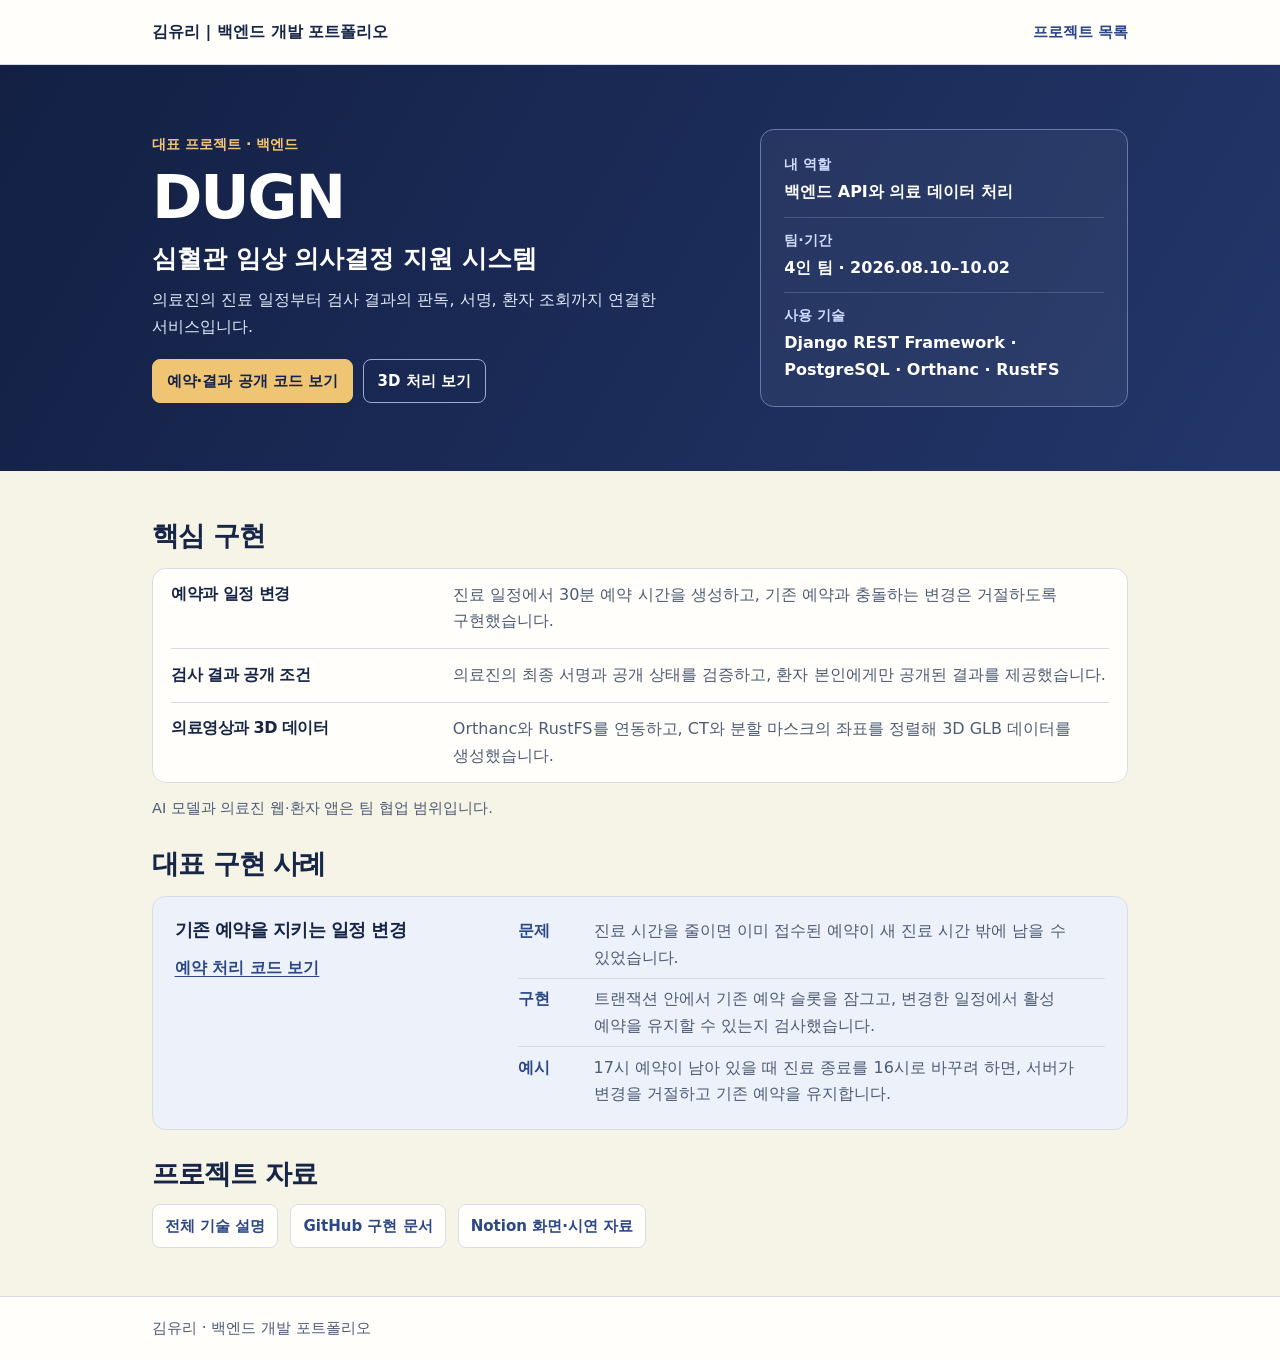
<file: projects/dugn/index.html>
<!doctype html>
<html lang="ko">
<head>
  <meta charset="utf-8">
  <meta name="viewport" content="width=device-width, initial-scale=1">
  <meta name="theme-color" content="#F6F3E7">
  <meta name="description" content="의료진의 진료 일정부터 검사 결과의 판독, 서명, 환자 조회까지 연결한 서비스입니다.">
  <title>DUGN | 김유리 백엔드 개발 포트폴리오</title>
  <link rel="stylesheet" href="../../assets/project-detail.css">
  <script src="../../assets/project-detail.js" defer></script>
</head>
<body>
  <a class="skip-link" href="#summary-main">본문으로 이동</a>
  <header class="topbar">
    <div class="page-wrap topbar-inner">
      <a class="brand" href="../../index.html">김유리 | 백엔드 개발 포트폴리오</a>
      <a class="all-projects" href="../../index.html#projects">프로젝트 목록</a>
    </div>
  </header>

  <main id="summary-main">
    <section class="project-hero" aria-labelledby="project-title">
      <div class="page-wrap hero-inner">
        <div>
          <p class="project-kind">대표 프로젝트 · 백엔드</p>
          <h1 id="project-title">DUGN</h1>
          <p class="project-subtitle">심혈관 임상 의사결정 지원 시스템</p>
          <p class="project-description">의료진의 진료 일정부터 검사 결과의 판독, 서명, 환자 조회까지 연결한 서비스입니다.</p>
          <div class="project-actions">
            <a class="action primary" href="./engineering.html#backend">예약·결과 공개 코드 보기</a>
            <a class="action" href="./engineering.html#medical-data">3D 처리 보기</a>
          </div>
        </div>
        <dl class="project-facts">
          <div><dt>내 역할</dt><dd>백엔드 API와 의료 데이터 처리</dd></div>
          <div><dt>팀·기간</dt><dd>4인 팀 · 2026.08.10–10.02</dd></div>
          <div><dt>사용 기술</dt><dd>Django REST Framework · PostgreSQL · Orthanc · RustFS</dd></div>
        </dl>
      </div>
    </section>

    <div class="page-wrap project-content">
      <section id="key-work" aria-labelledby="key-work-title">
        <h2 id="key-work-title">핵심 구현</h2>
        <ul class="implementation-list" role="list">
          <li>
            <h3>예약과 일정 변경</h3>
            <p>진료 일정에서 30분 예약 시간을 생성하고, 기존 예약과 충돌하는 변경은 거절하도록 구현했습니다.</p>
          </li>
          <li>
            <h3>검사 결과 공개 조건</h3>
            <p>의료진의 최종 서명과 공개 상태를 검증하고, 환자 본인에게만 공개된 결과를 제공했습니다.</p>
          </li>
          <li>
            <h3>의료영상과 3D 데이터</h3>
            <p>Orthanc와 RustFS를 연동하고, CT와 분할 마스크의 좌표를 정렬해 3D GLB 데이터를 생성했습니다.</p>
          </li>
        </ul>
        <p class="project-note">AI 모델과 의료진 웹·환자 앱은 팀 협업 범위입니다.</p>
      </section>

      <section id="implementation-case" aria-labelledby="implementation-case-title">
        <h2 id="implementation-case-title">대표 구현 사례</h2>
        <article class="case-card">
          <div>
            <h3>기존 예약을 지키는 일정 변경</h3>
            <a class="case-link" href="./engineering.html#backend">예약 처리 코드 보기</a>
          </div>
          <dl class="case-notes">
            <div><dt>문제</dt><dd>진료 시간을 줄이면 이미 접수된 예약이 새 진료 시간 밖에 남을 수 있었습니다.</dd></div>
            <div><dt>구현</dt><dd>트랜잭션 안에서 기존 예약 슬롯을 잠그고, 변경한 일정에서 활성 예약을 유지할 수 있는지 검사했습니다.</dd></div>
            <div><dt>예시</dt><dd>17시 예약이 남아 있을 때 진료 종료를 16시로 바꾸려 하면, 서버가 변경을 거절하고 기존 예약을 유지합니다.</dd></div>
          </dl>
        </article>
      </section>

      <section id="project-resources" aria-labelledby="project-resources-title">
        <h2 id="project-resources-title">프로젝트 자료</h2>
        <ul class="resource-list" role="list">
          <li><a href="./engineering.html">전체 기술 설명</a></li>
          <li><a href="https://github.com/Kimyuri420/cdss-portfolio/blob/main/projects/dugn/backend-api.md">GitHub 구현 문서</a></li>
          <li><a href="https://app.notion.com/p/3f60b387fad8816191acdb1eb0f7ac36">Notion 화면·시연 자료</a></li>
        </ul>
      </section>
    </div>
  </main>

  <footer class="footer">
    <div class="page-wrap">김유리 · 백엔드 개발 포트폴리오</div>
  </footer>
</body>
</html>
</file>
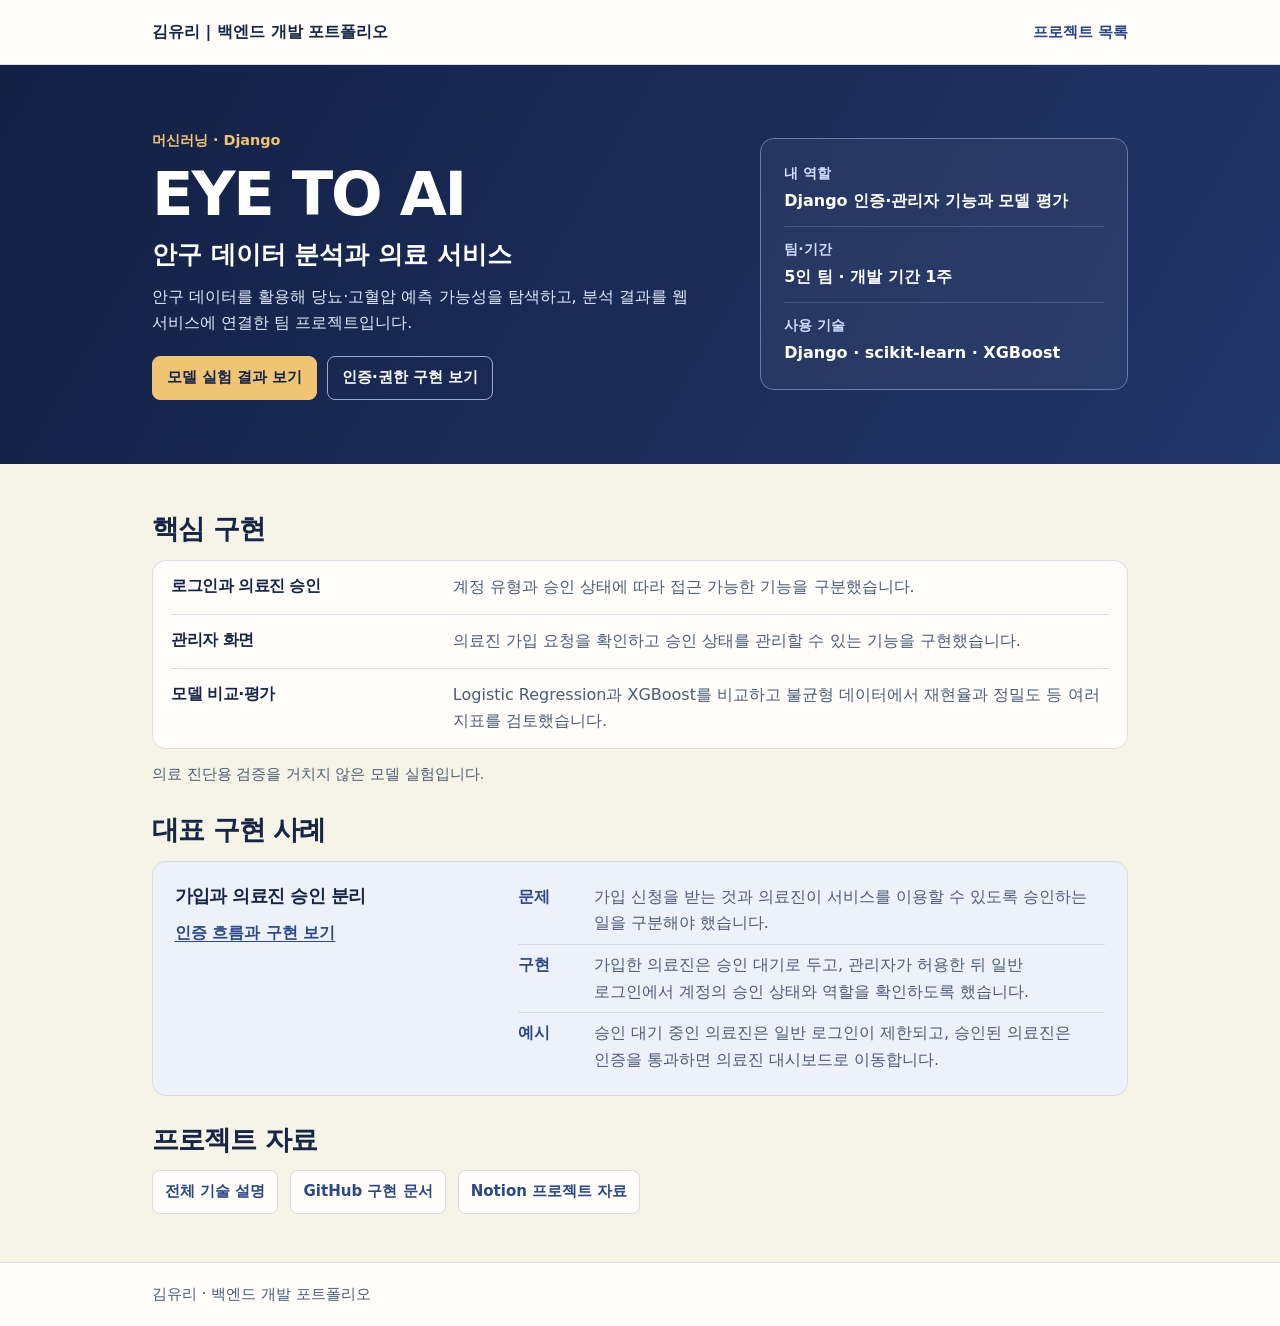
<file: projects/eye-to-ai/index.html>
<!doctype html>
<html lang="ko">
<head>
  <meta charset="utf-8">
  <meta name="viewport" content="width=device-width, initial-scale=1">
  <meta name="theme-color" content="#F6F3E7">
  <meta name="description" content="안구 데이터를 활용해 당뇨·고혈압 예측 가능성을 탐색하고, 분석 결과를 웹 서비스에 연결한 팀 프로젝트입니다.">
  <title>EYE TO AI | 김유리 백엔드 개발 포트폴리오</title>
  <link rel="stylesheet" href="../../assets/project-detail.css">
  <script src="../../assets/project-detail.js" defer></script>
</head>
<body>
  <a class="skip-link" href="#summary-main">본문으로 이동</a>
  <header class="topbar">
    <div class="page-wrap topbar-inner">
      <a class="brand" href="../../index.html">김유리 | 백엔드 개발 포트폴리오</a>
      <a class="all-projects" href="../../index.html#projects">프로젝트 목록</a>
    </div>
  </header>

  <main id="summary-main">
    <section class="project-hero" aria-labelledby="project-title">
      <div class="page-wrap hero-inner">
        <div>
          <p class="project-kind">머신러닝 · Django</p>
          <h1 id="project-title">EYE TO AI</h1>
          <p class="project-subtitle">안구 데이터 분석과 의료 서비스</p>
          <p class="project-description">안구 데이터를 활용해 당뇨·고혈압 예측 가능성을 탐색하고, 분석 결과를 웹 서비스에 연결한 팀 프로젝트입니다.</p>
          <div class="project-actions">
            <a class="action primary" href="./engineering.html#experiment">모델 실험 결과 보기</a>
            <a class="action" href="./engineering.html#engineering">인증·권한 구현 보기</a>
          </div>
        </div>
        <dl class="project-facts">
          <div><dt>내 역할</dt><dd>Django 인증·관리자 기능과 모델 평가</dd></div>
          <div><dt>팀·기간</dt><dd>5인 팀 · 개발 기간 1주</dd></div>
          <div><dt>사용 기술</dt><dd>Django · scikit-learn · XGBoost</dd></div>
        </dl>
      </div>
    </section>

    <div class="page-wrap project-content">
      <section id="key-work" aria-labelledby="key-work-title">
        <h2 id="key-work-title">핵심 구현</h2>
        <ul class="implementation-list" role="list">
          <li>
            <h3>로그인과 의료진 승인</h3>
            <p>계정 유형과 승인 상태에 따라 접근 가능한 기능을 구분했습니다.</p>
          </li>
          <li>
            <h3>관리자 화면</h3>
            <p>의료진 가입 요청을 확인하고 승인 상태를 관리할 수 있는 기능을 구현했습니다.</p>
          </li>
          <li>
            <h3>모델 비교·평가</h3>
            <p>Logistic Regression과 XGBoost를 비교하고 불균형 데이터에서 재현율과 정밀도 등 여러 지표를 검토했습니다.</p>
          </li>
        </ul>
        <p class="project-note">의료 진단용 검증을 거치지 않은 모델 실험입니다.</p>
      </section>

      <section id="implementation-case" aria-labelledby="implementation-case-title">
        <h2 id="implementation-case-title">대표 구현 사례</h2>
        <article class="case-card">
          <div>
            <h3>가입과 의료진 승인 분리</h3>
            <a class="case-link" href="./engineering.html#engineering">인증 흐름과 구현 보기</a>
          </div>
          <dl class="case-notes">
            <div><dt>문제</dt><dd>가입 신청을 받는 것과 의료진이 서비스를 이용할 수 있도록 승인하는 일을 구분해야 했습니다.</dd></div>
            <div><dt>구현</dt><dd>가입한 의료진은 승인 대기로 두고, 관리자가 허용한 뒤 일반 로그인에서 계정의 승인 상태와 역할을 확인하도록 했습니다.</dd></div>
            <div><dt>예시</dt><dd>승인 대기 중인 의료진은 일반 로그인이 제한되고, 승인된 의료진은 인증을 통과하면 의료진 대시보드로 이동합니다.</dd></div>
          </dl>
        </article>
      </section>

      <section id="project-resources" aria-labelledby="project-resources-title">
        <h2 id="project-resources-title">프로젝트 자료</h2>
        <ul class="resource-list" role="list">
          <li><a href="./engineering.html">전체 기술 설명</a></li>
          <li><a href="https://github.com/Kimyuri420/cdss-portfolio/tree/main/projects/eye-to-ai">GitHub 구현 문서</a></li>
          <li><a href="https://app.notion.com/p/3f60b387fad8810cbd0bfe8e7f02b650">Notion 프로젝트 자료</a></li>
        </ul>
      </section>
    </div>
  </main>

  <footer class="footer">
    <div class="page-wrap">김유리 · 백엔드 개발 포트폴리오</div>
  </footer>
</body>
</html>
</file>
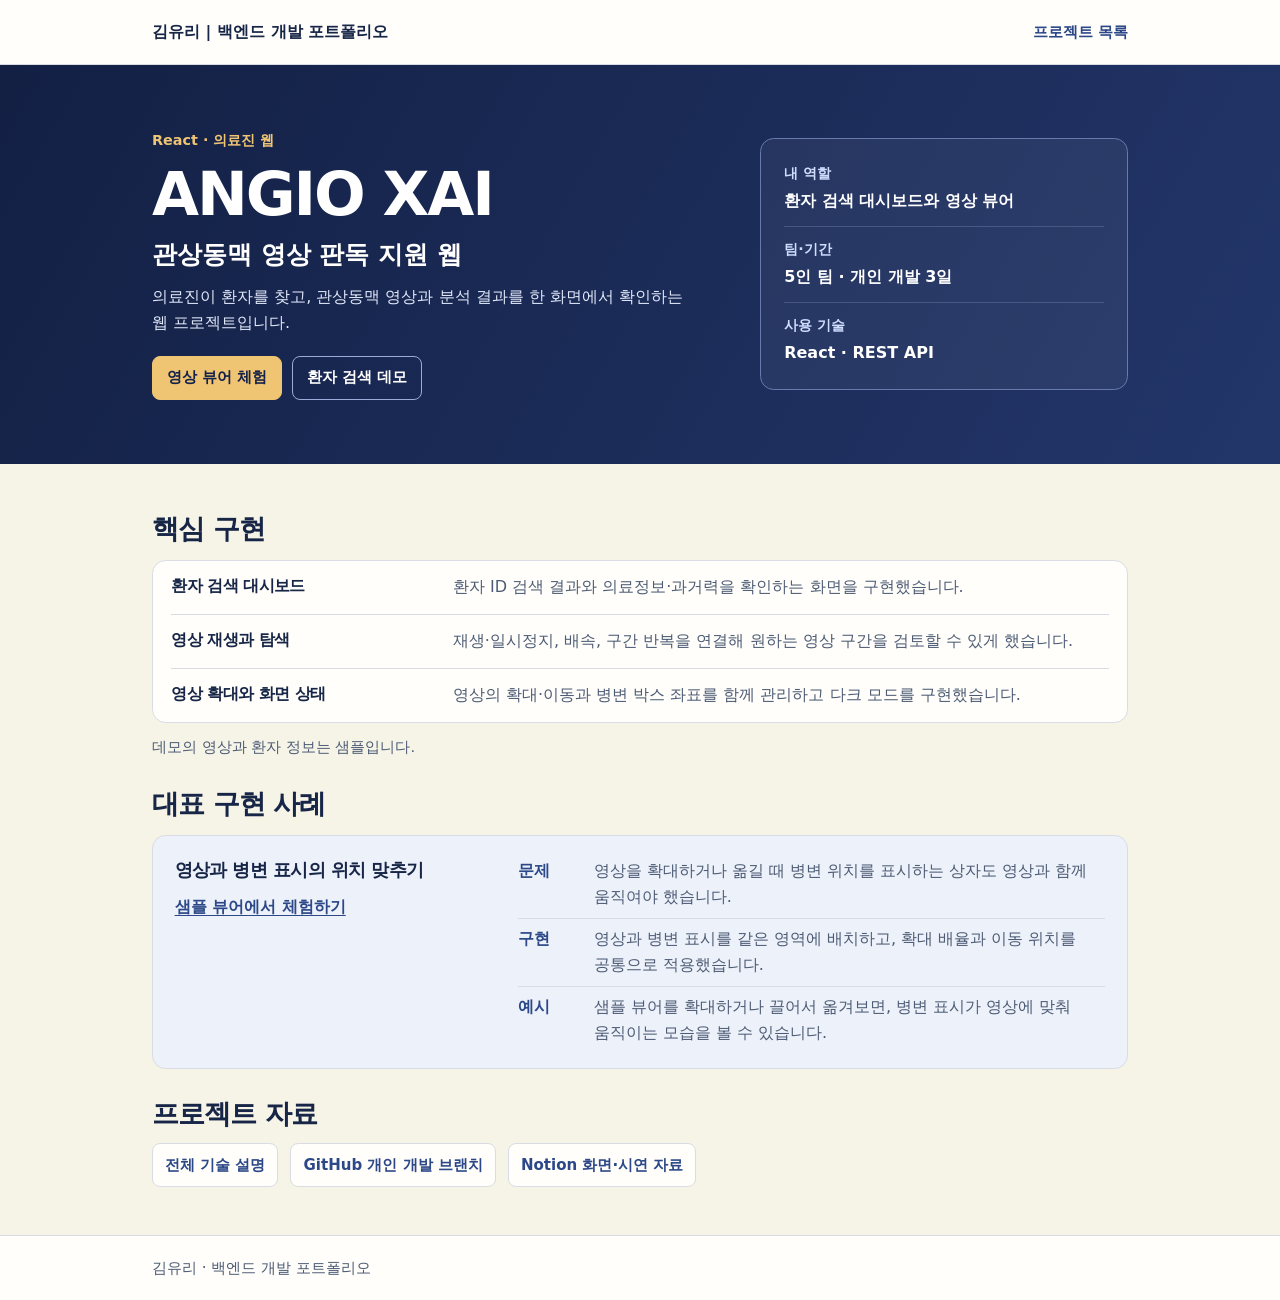
<file: projects/react-web/index.html>
<!doctype html>
<html lang="ko">
<head>
  <meta charset="utf-8">
  <meta name="viewport" content="width=device-width, initial-scale=1">
  <meta name="theme-color" content="#F6F3E7">
  <meta name="description" content="의료진이 환자를 찾고, 관상동맥 영상과 분석 결과를 한 화면에서 확인하는 웹 프로젝트입니다.">
  <title>ANGIO XAI | 김유리 백엔드 개발 포트폴리오</title>
  <link rel="stylesheet" href="../../assets/project-detail.css">
  <script src="../../assets/project-detail.js" defer></script>
</head>
<body>
  <a class="skip-link" href="#summary-main">본문으로 이동</a>
  <header class="topbar">
    <div class="page-wrap topbar-inner">
      <a class="brand" href="../../index.html">김유리 | 백엔드 개발 포트폴리오</a>
      <a class="all-projects" href="../../index.html#projects">프로젝트 목록</a>
    </div>
  </header>

  <main id="summary-main">
    <section class="project-hero" aria-labelledby="project-title">
      <div class="page-wrap hero-inner">
        <div>
          <p class="project-kind">React · 의료진 웹</p>
          <h1 id="project-title">ANGIO XAI</h1>
          <p class="project-subtitle">관상동맥 영상 판독 지원 웹</p>
          <p class="project-description">의료진이 환자를 찾고, 관상동맥 영상과 분석 결과를 한 화면에서 확인하는 웹 프로젝트입니다.</p>
          <div class="project-actions">
            <a class="action primary" href="./engineering.html#viewer">영상 뷰어 체험</a>
            <a class="action" href="./engineering.html#dashboard">환자 검색 데모</a>
          </div>
        </div>
        <dl class="project-facts">
          <div><dt>내 역할</dt><dd>환자 검색 대시보드와 영상 뷰어</dd></div>
          <div><dt>팀·기간</dt><dd>5인 팀 · 개인 개발 3일</dd></div>
          <div><dt>사용 기술</dt><dd>React · REST API</dd></div>
        </dl>
      </div>
    </section>

    <div class="page-wrap project-content">
      <section id="key-work" aria-labelledby="key-work-title">
        <h2 id="key-work-title">핵심 구현</h2>
        <ul class="implementation-list" role="list">
          <li>
            <h3>환자 검색 대시보드</h3>
            <p>환자 ID 검색 결과와 의료정보·과거력을 확인하는 화면을 구현했습니다.</p>
          </li>
          <li>
            <h3>영상 재생과 탐색</h3>
            <p>재생·일시정지, 배속, 구간 반복을 연결해 원하는 영상 구간을 검토할 수 있게 했습니다.</p>
          </li>
          <li>
            <h3>영상 확대와 화면 상태</h3>
            <p>영상의 확대·이동과 병변 박스 좌표를 함께 관리하고 다크 모드를 구현했습니다.</p>
          </li>
        </ul>
        <p class="project-note">데모의 영상과 환자 정보는 샘플입니다.</p>
      </section>

      <section id="implementation-case" aria-labelledby="implementation-case-title">
        <h2 id="implementation-case-title">대표 구현 사례</h2>
        <article class="case-card">
          <div>
            <h3>영상과 병변 표시의 위치 맞추기</h3>
            <a class="case-link" href="./engineering.html#viewer">샘플 뷰어에서 체험하기</a>
          </div>
          <dl class="case-notes">
            <div><dt>문제</dt><dd>영상을 확대하거나 옮길 때 병변 위치를 표시하는 상자도 영상과 함께 움직여야 했습니다.</dd></div>
            <div><dt>구현</dt><dd>영상과 병변 표시를 같은 영역에 배치하고, 확대 배율과 이동 위치를 공통으로 적용했습니다.</dd></div>
            <div><dt>예시</dt><dd>샘플 뷰어를 확대하거나 끌어서 옮겨보면, 병변 표시가 영상에 맞춰 움직이는 모습을 볼 수 있습니다.</dd></div>
          </dl>
        </article>
      </section>

      <section id="project-resources" aria-labelledby="project-resources-title">
        <h2 id="project-resources-title">프로젝트 자료</h2>
        <ul class="resource-list" role="list">
          <li><a href="./engineering.html">전체 기술 설명</a></li>
          <li><a href="https://github.com/hyunkyung31/React_DL/tree/yuri">GitHub 개인 개발 브랜치</a></li>
          <li><a href="https://app.notion.com/p/3f60b387fad88166a5fadcc74d35c28f">Notion 화면·시연 자료</a></li>
        </ul>
      </section>
    </div>
  </main>

  <footer class="footer">
    <div class="page-wrap">김유리 · 백엔드 개발 포트폴리오</div>
  </footer>
</body>
</html>
</file>
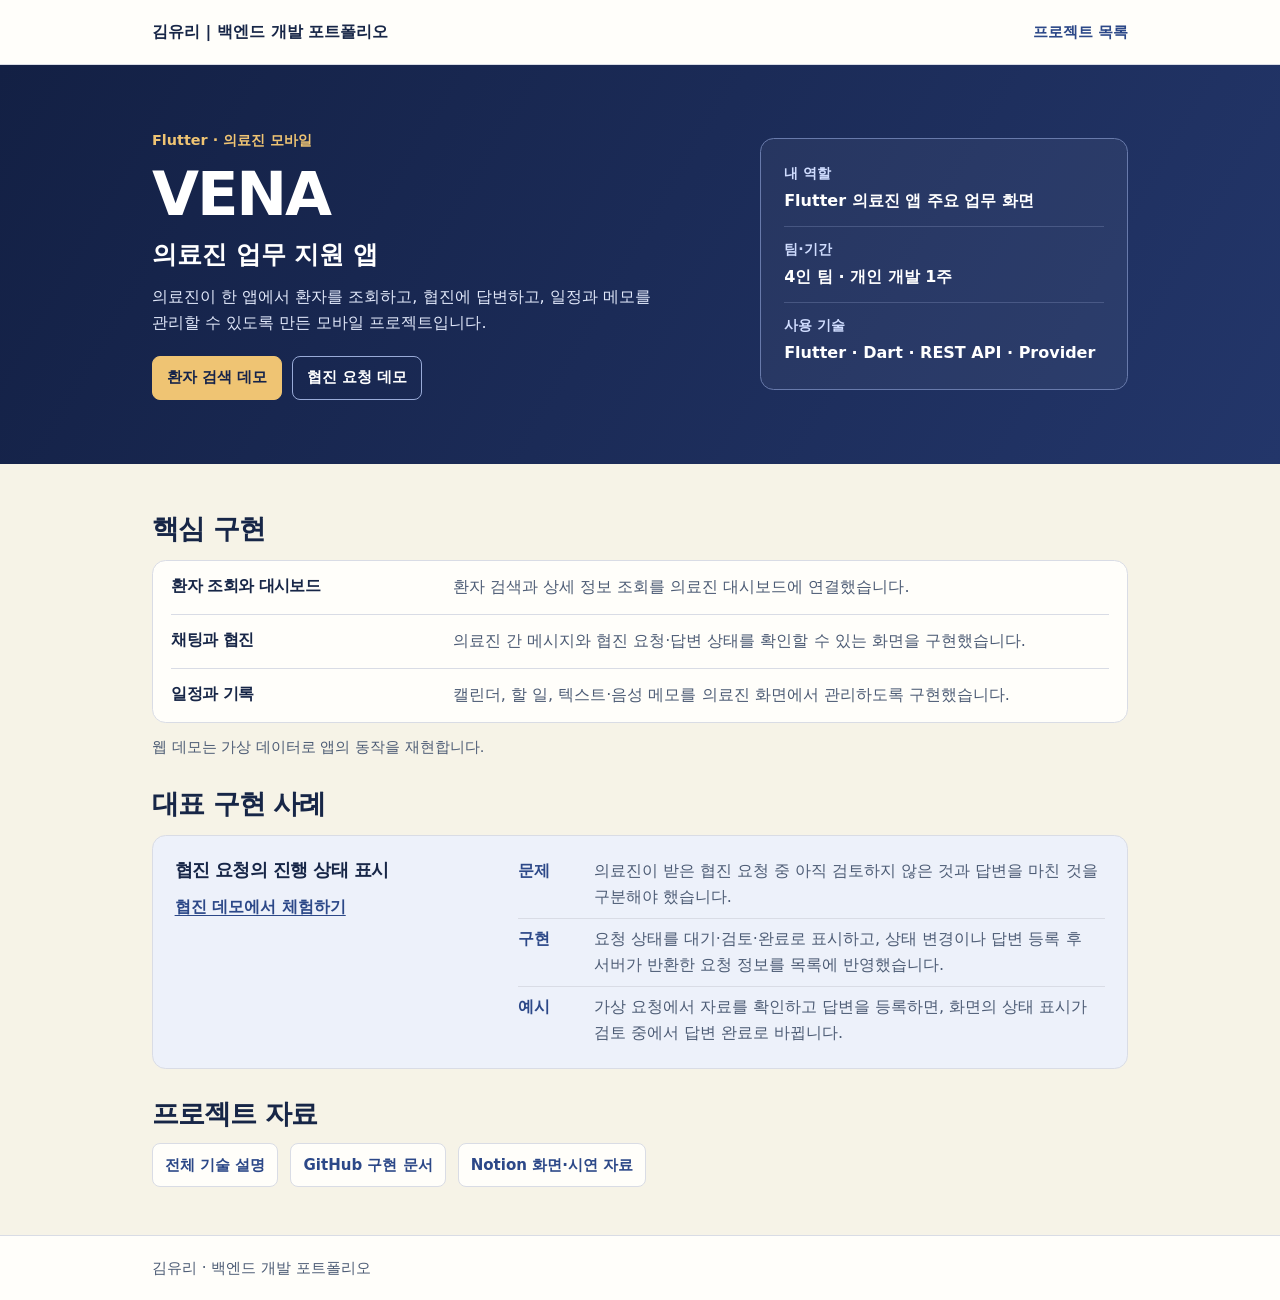
<file: projects/vena/index.html>
<!doctype html>
<html lang="ko">
<head>
  <meta charset="utf-8">
  <meta name="viewport" content="width=device-width, initial-scale=1">
  <meta name="theme-color" content="#F6F3E7">
  <meta name="description" content="의료진이 한 앱에서 환자를 조회하고, 협진에 답변하고, 일정과 메모를 관리할 수 있도록 만든 모바일 프로젝트입니다.">
  <title>VENA | 김유리 백엔드 개발 포트폴리오</title>
  <link rel="stylesheet" href="../../assets/project-detail.css">
  <script src="../../assets/project-detail.js" defer></script>
</head>
<body>
  <a class="skip-link" href="#summary-main">본문으로 이동</a>
  <header class="topbar">
    <div class="page-wrap topbar-inner">
      <a class="brand" href="../../index.html">김유리 | 백엔드 개발 포트폴리오</a>
      <a class="all-projects" href="../../index.html#projects">프로젝트 목록</a>
    </div>
  </header>

  <main id="summary-main">
    <section class="project-hero" aria-labelledby="project-title">
      <div class="page-wrap hero-inner">
        <div>
          <p class="project-kind">Flutter · 의료진 모바일</p>
          <h1 id="project-title">VENA</h1>
          <p class="project-subtitle">의료진 업무 지원 앱</p>
          <p class="project-description">의료진이 한 앱에서 환자를 조회하고, 협진에 답변하고, 일정과 메모를 관리할 수 있도록 만든 모바일 프로젝트입니다.</p>
          <div class="project-actions">
            <a class="action primary" href="./engineering.html#patientSearchDemo">환자 검색 데모</a>
            <a class="action" href="./engineering.html#consultationDemo">협진 요청 데모</a>
          </div>
        </div>
        <dl class="project-facts">
          <div><dt>내 역할</dt><dd>Flutter 의료진 앱 주요 업무 화면</dd></div>
          <div><dt>팀·기간</dt><dd>4인 팀 · 개인 개발 1주</dd></div>
          <div><dt>사용 기술</dt><dd>Flutter · Dart · REST API · Provider</dd></div>
        </dl>
      </div>
    </section>

    <div class="page-wrap project-content">
      <section id="key-work" aria-labelledby="key-work-title">
        <h2 id="key-work-title">핵심 구현</h2>
        <ul class="implementation-list" role="list">
          <li>
            <h3>환자 조회와 대시보드</h3>
            <p>환자 검색과 상세 정보 조회를 의료진 대시보드에 연결했습니다.</p>
          </li>
          <li>
            <h3>채팅과 협진</h3>
            <p>의료진 간 메시지와 협진 요청·답변 상태를 확인할 수 있는 화면을 구현했습니다.</p>
          </li>
          <li>
            <h3>일정과 기록</h3>
            <p>캘린더, 할 일, 텍스트·음성 메모를 의료진 화면에서 관리하도록 구현했습니다.</p>
          </li>
        </ul>
        <p class="project-note">웹 데모는 가상 데이터로 앱의 동작을 재현합니다.</p>
      </section>

      <section id="implementation-case" aria-labelledby="implementation-case-title">
        <h2 id="implementation-case-title">대표 구현 사례</h2>
        <article class="case-card">
          <div>
            <h3>협진 요청의 진행 상태 표시</h3>
            <a class="case-link" href="./engineering.html#consultationDemo">협진 데모에서 체험하기</a>
          </div>
          <dl class="case-notes">
            <div><dt>문제</dt><dd>의료진이 받은 협진 요청 중 아직 검토하지 않은 것과 답변을 마친 것을 구분해야 했습니다.</dd></div>
            <div><dt>구현</dt><dd>요청 상태를 대기·검토·완료로 표시하고, 상태 변경이나 답변 등록 후 서버가 반환한 요청 정보를 목록에 반영했습니다.</dd></div>
            <div><dt>예시</dt><dd>가상 요청에서 자료를 확인하고 답변을 등록하면, 화면의 상태 표시가 검토 중에서 답변 완료로 바뀝니다.</dd></div>
          </dl>
        </article>
      </section>

      <section id="project-resources" aria-labelledby="project-resources-title">
        <h2 id="project-resources-title">프로젝트 자료</h2>
        <ul class="resource-list" role="list">
          <li><a href="./engineering.html">전체 기술 설명</a></li>
          <li><a href="https://github.com/Kimyuri420/cdss-portfolio/tree/main/projects/vena">GitHub 구현 문서</a></li>
          <li><a href="https://app.notion.com/p/3f60b387fad881a6ac01e8f2871eb6a2">Notion 화면·시연 자료</a></li>
        </ul>
      </section>
    </div>
  </main>

  <footer class="footer">
    <div class="page-wrap">김유리 · 백엔드 개발 포트폴리오</div>
  </footer>
</body>
</html>
</file>
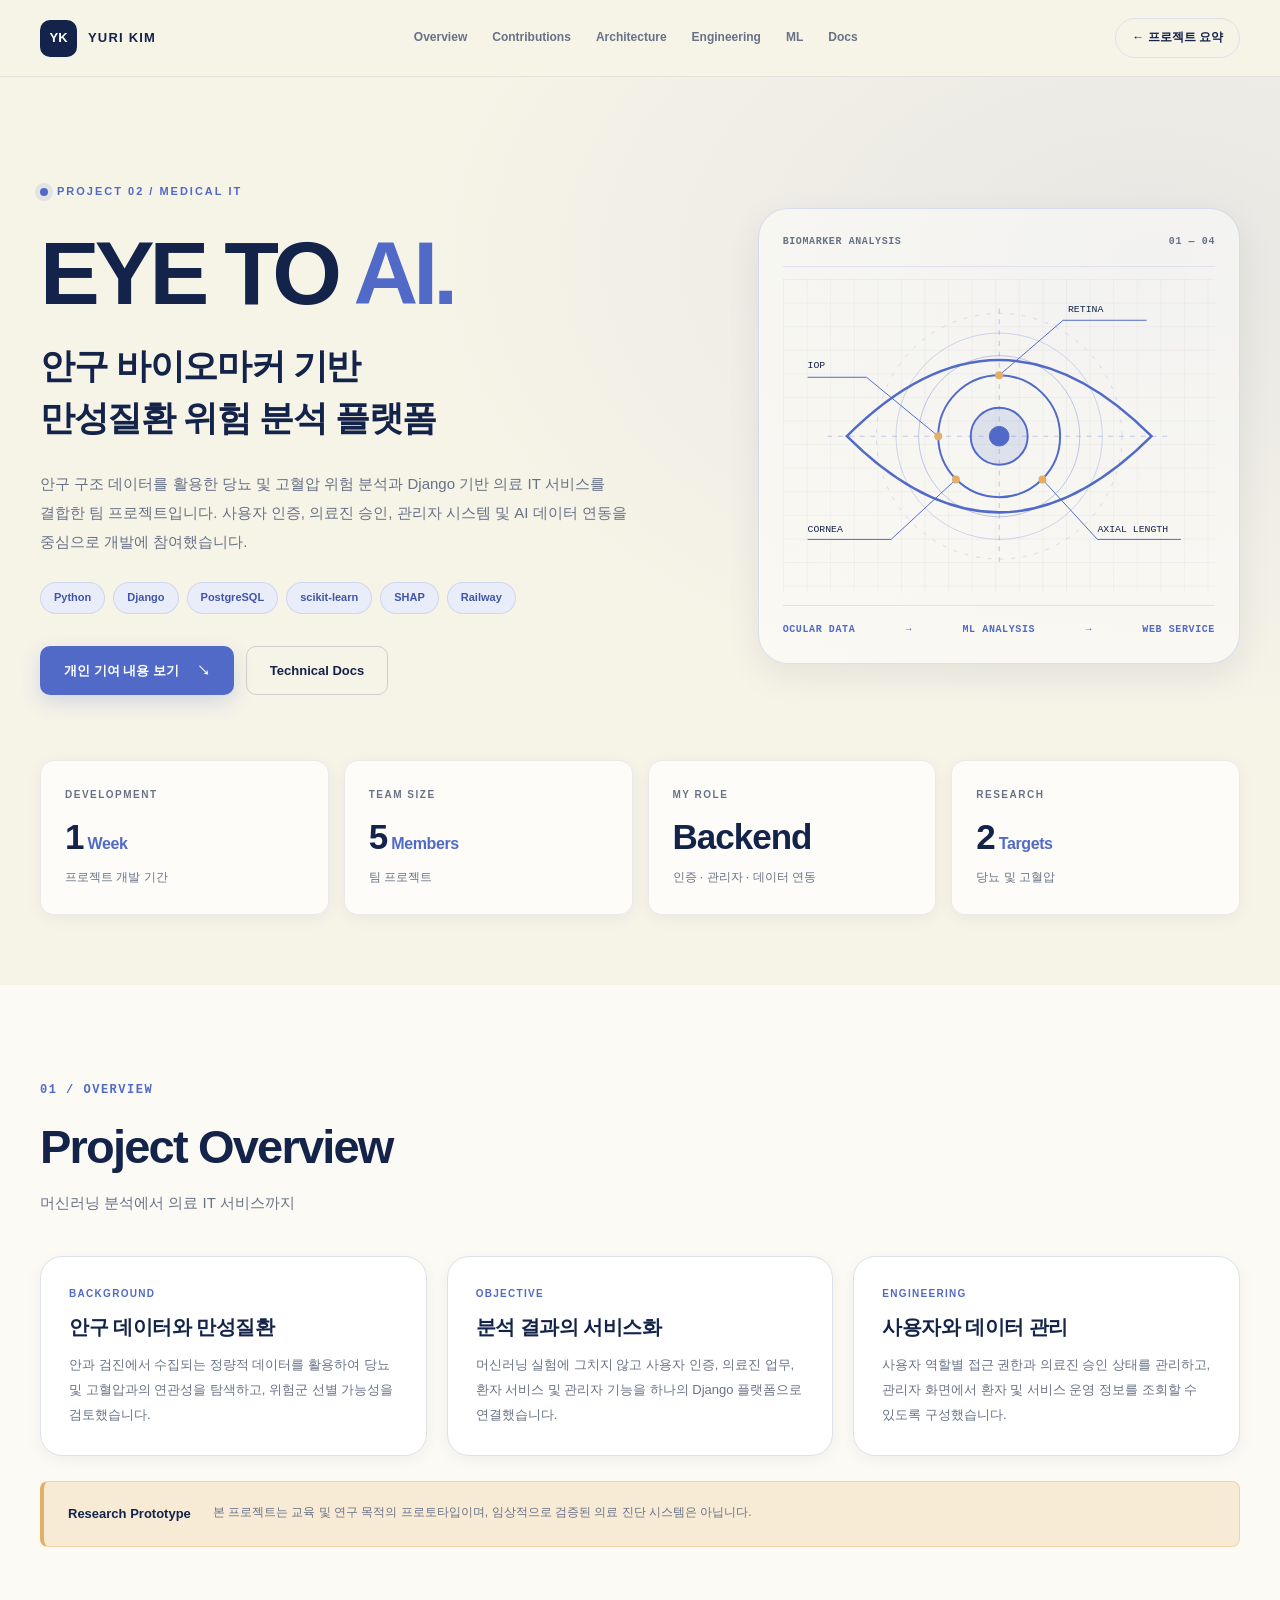
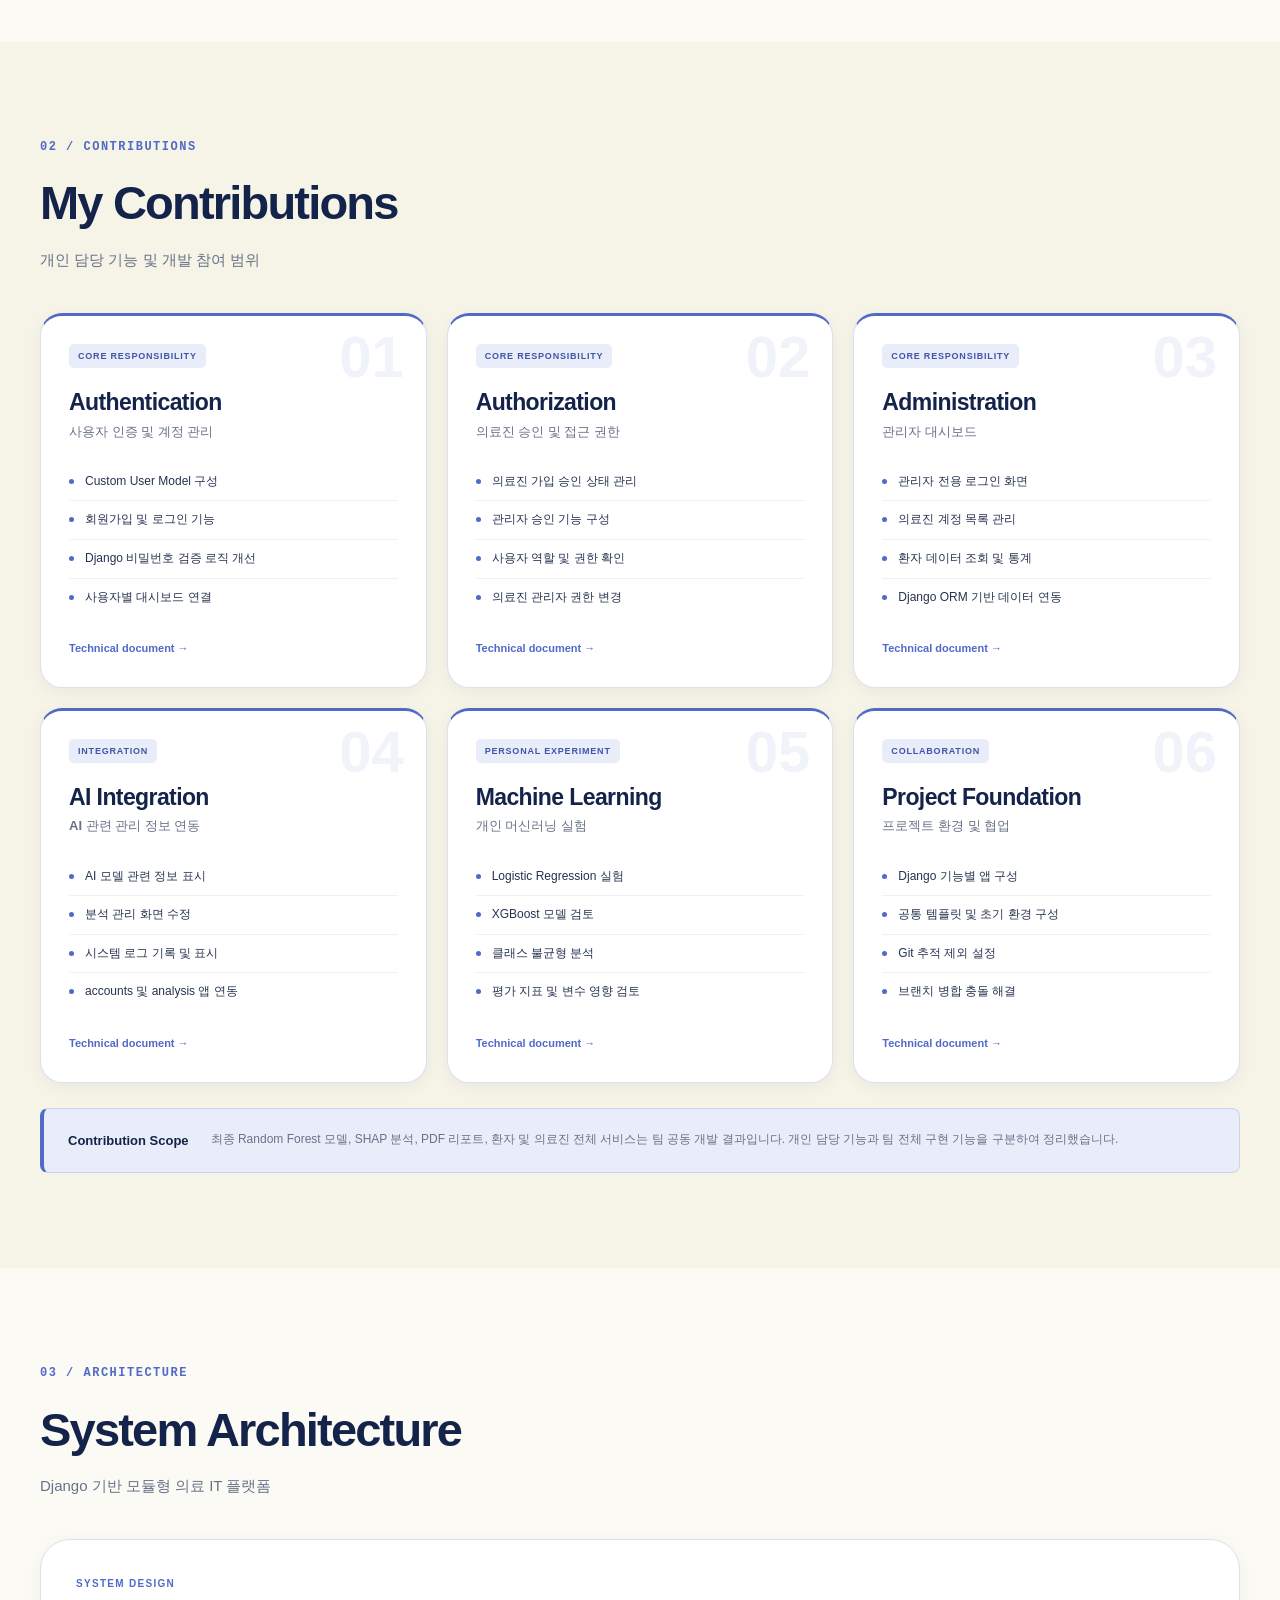
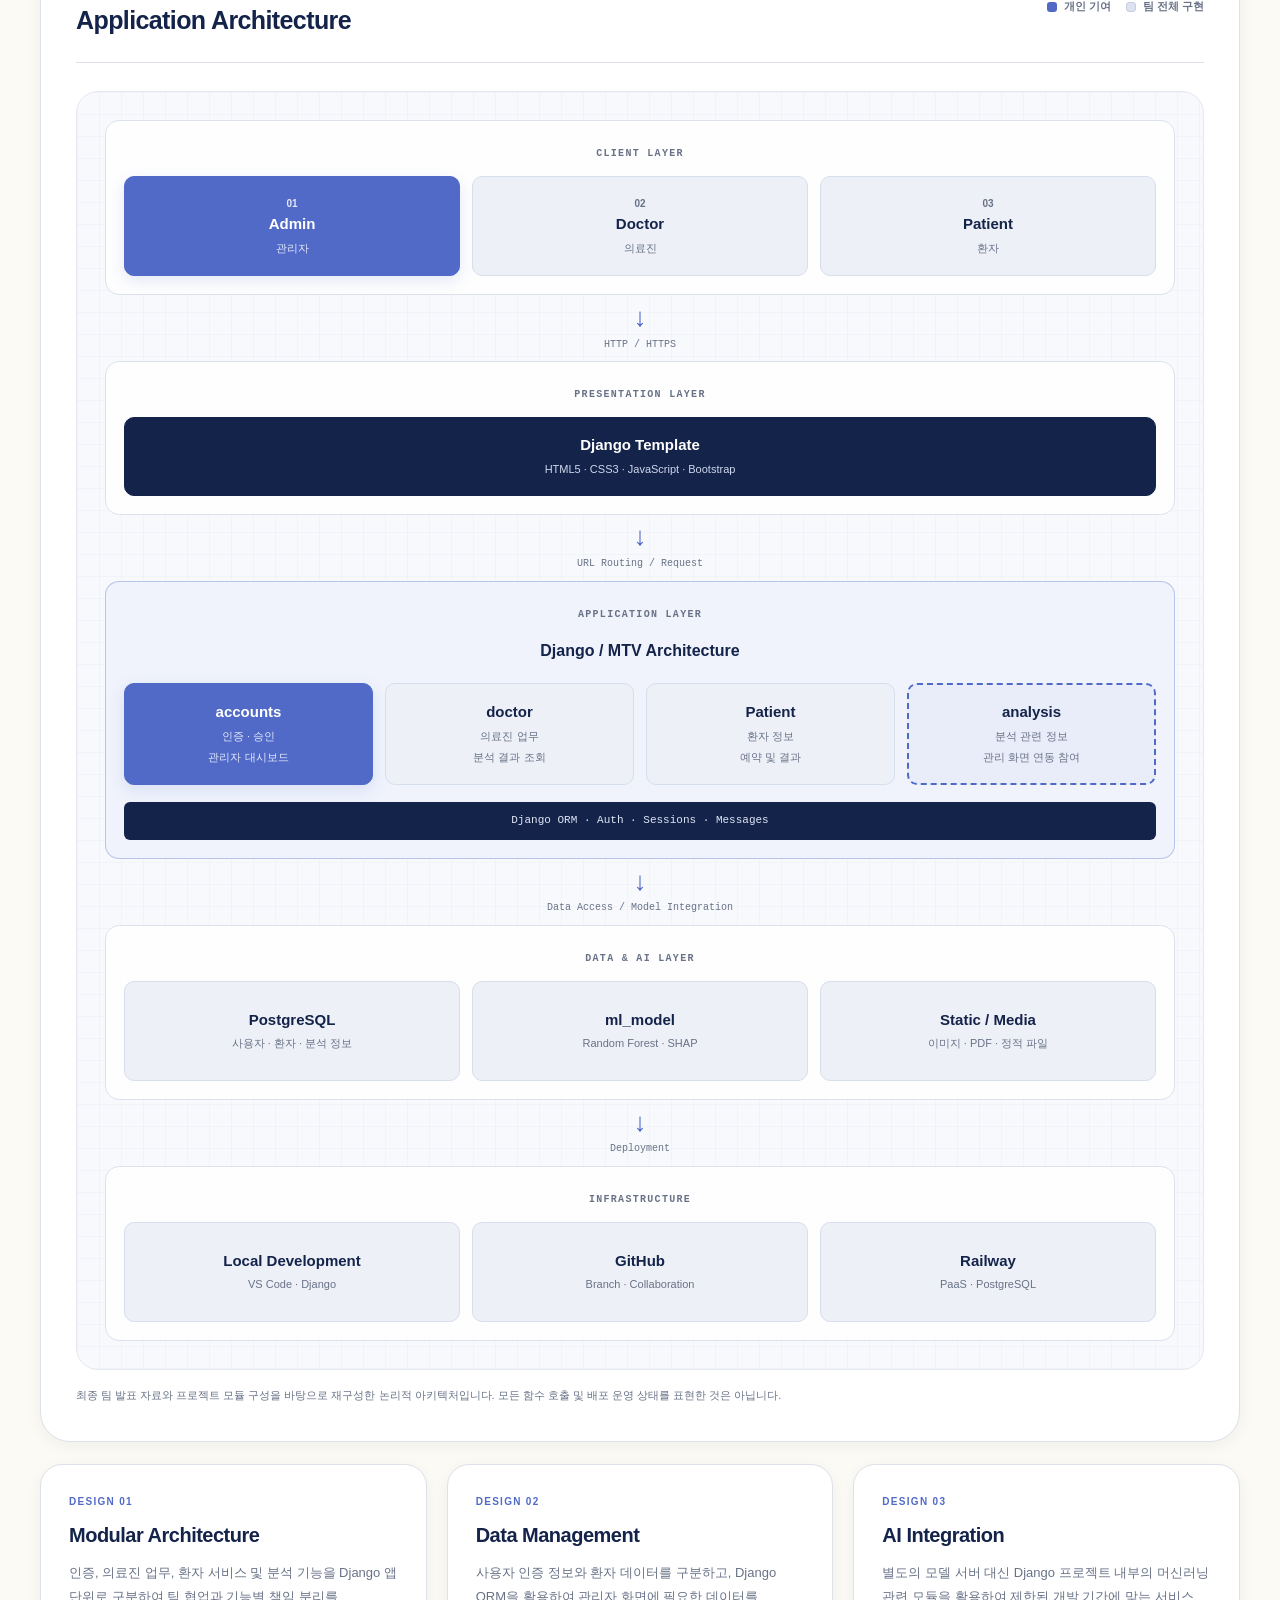
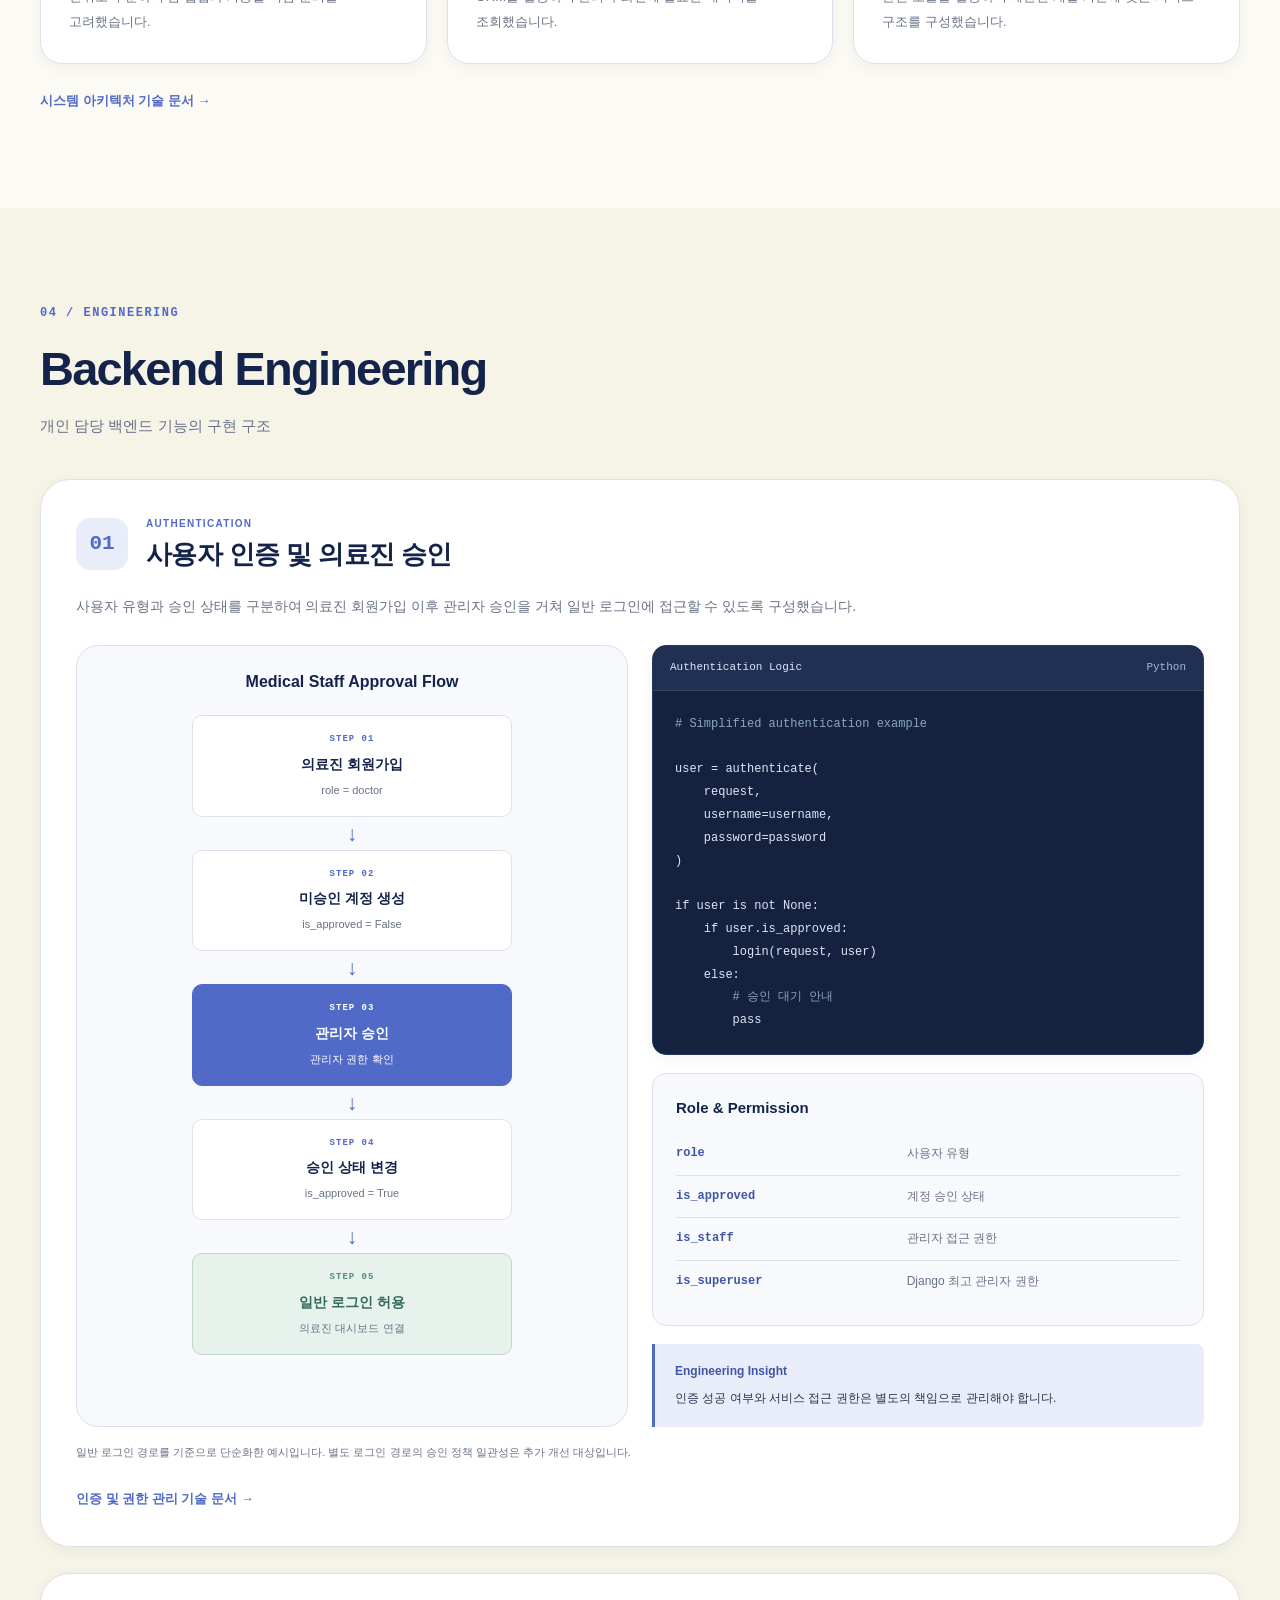
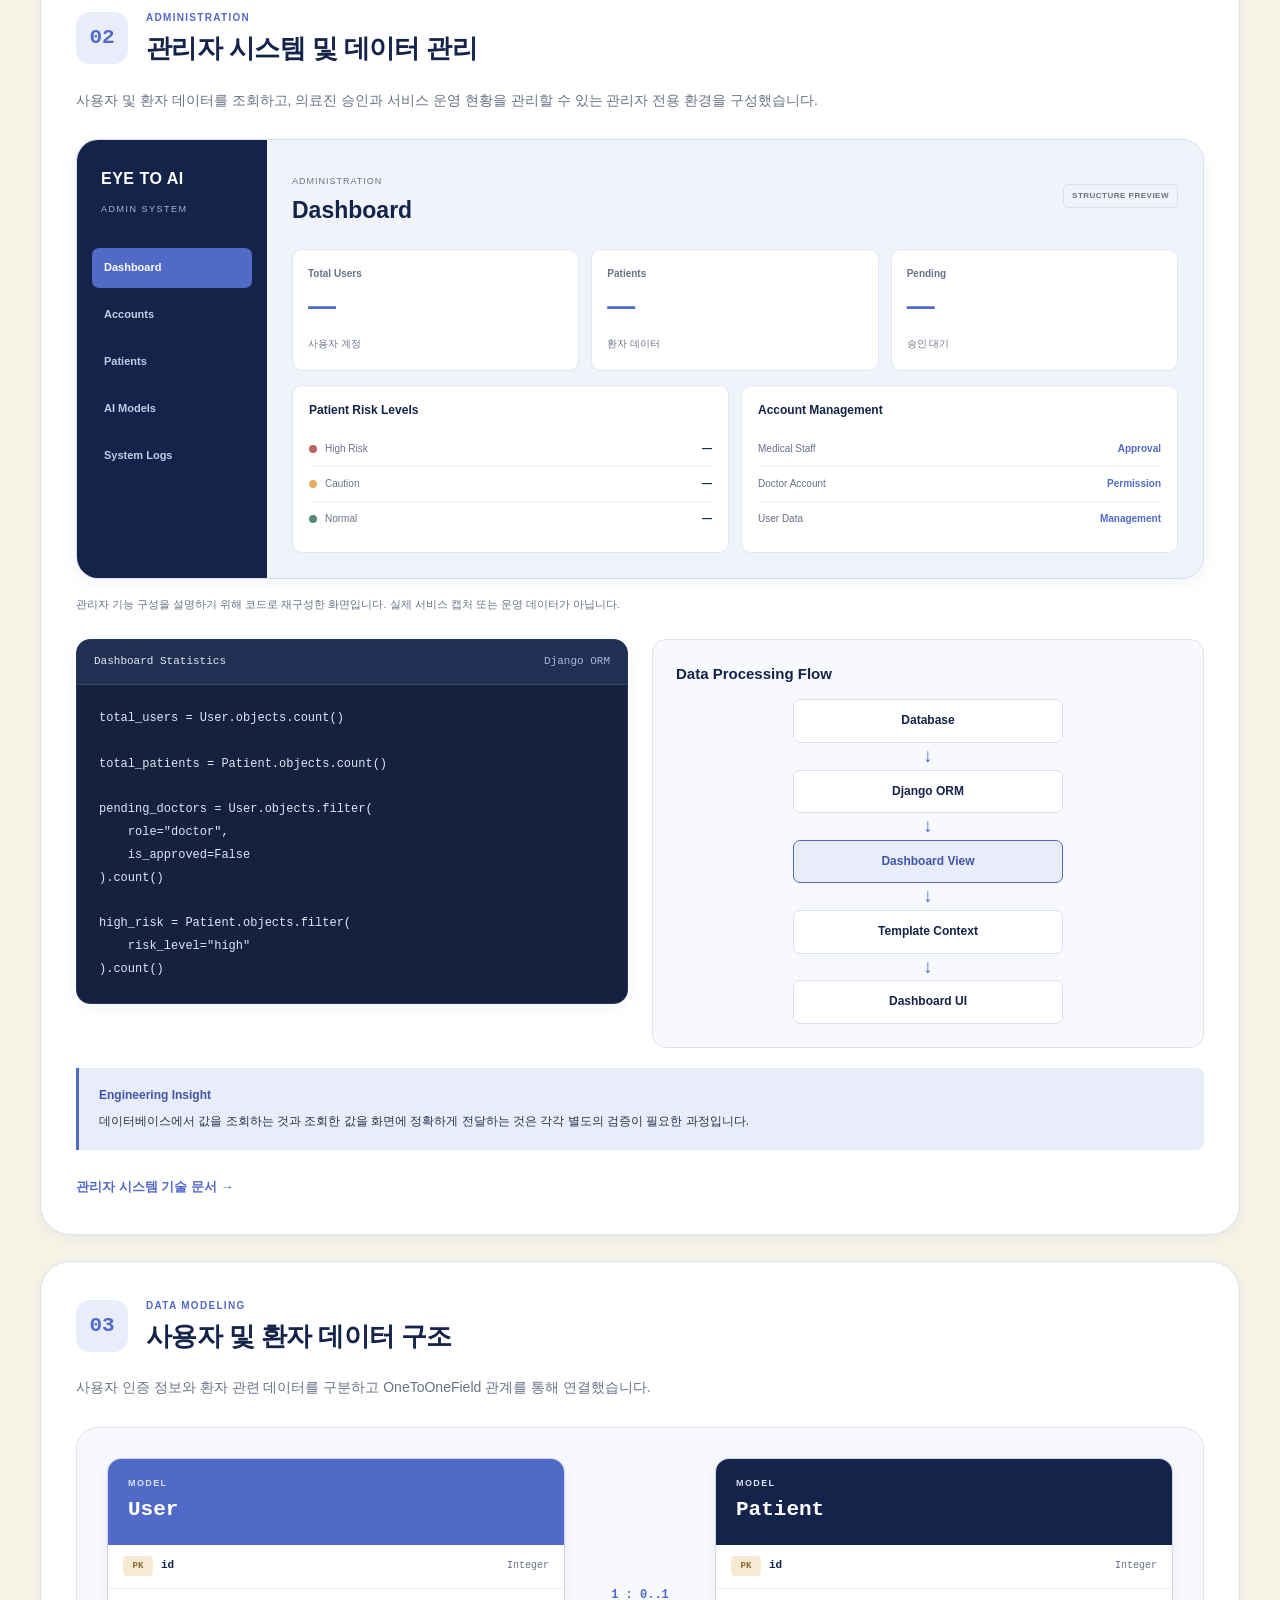
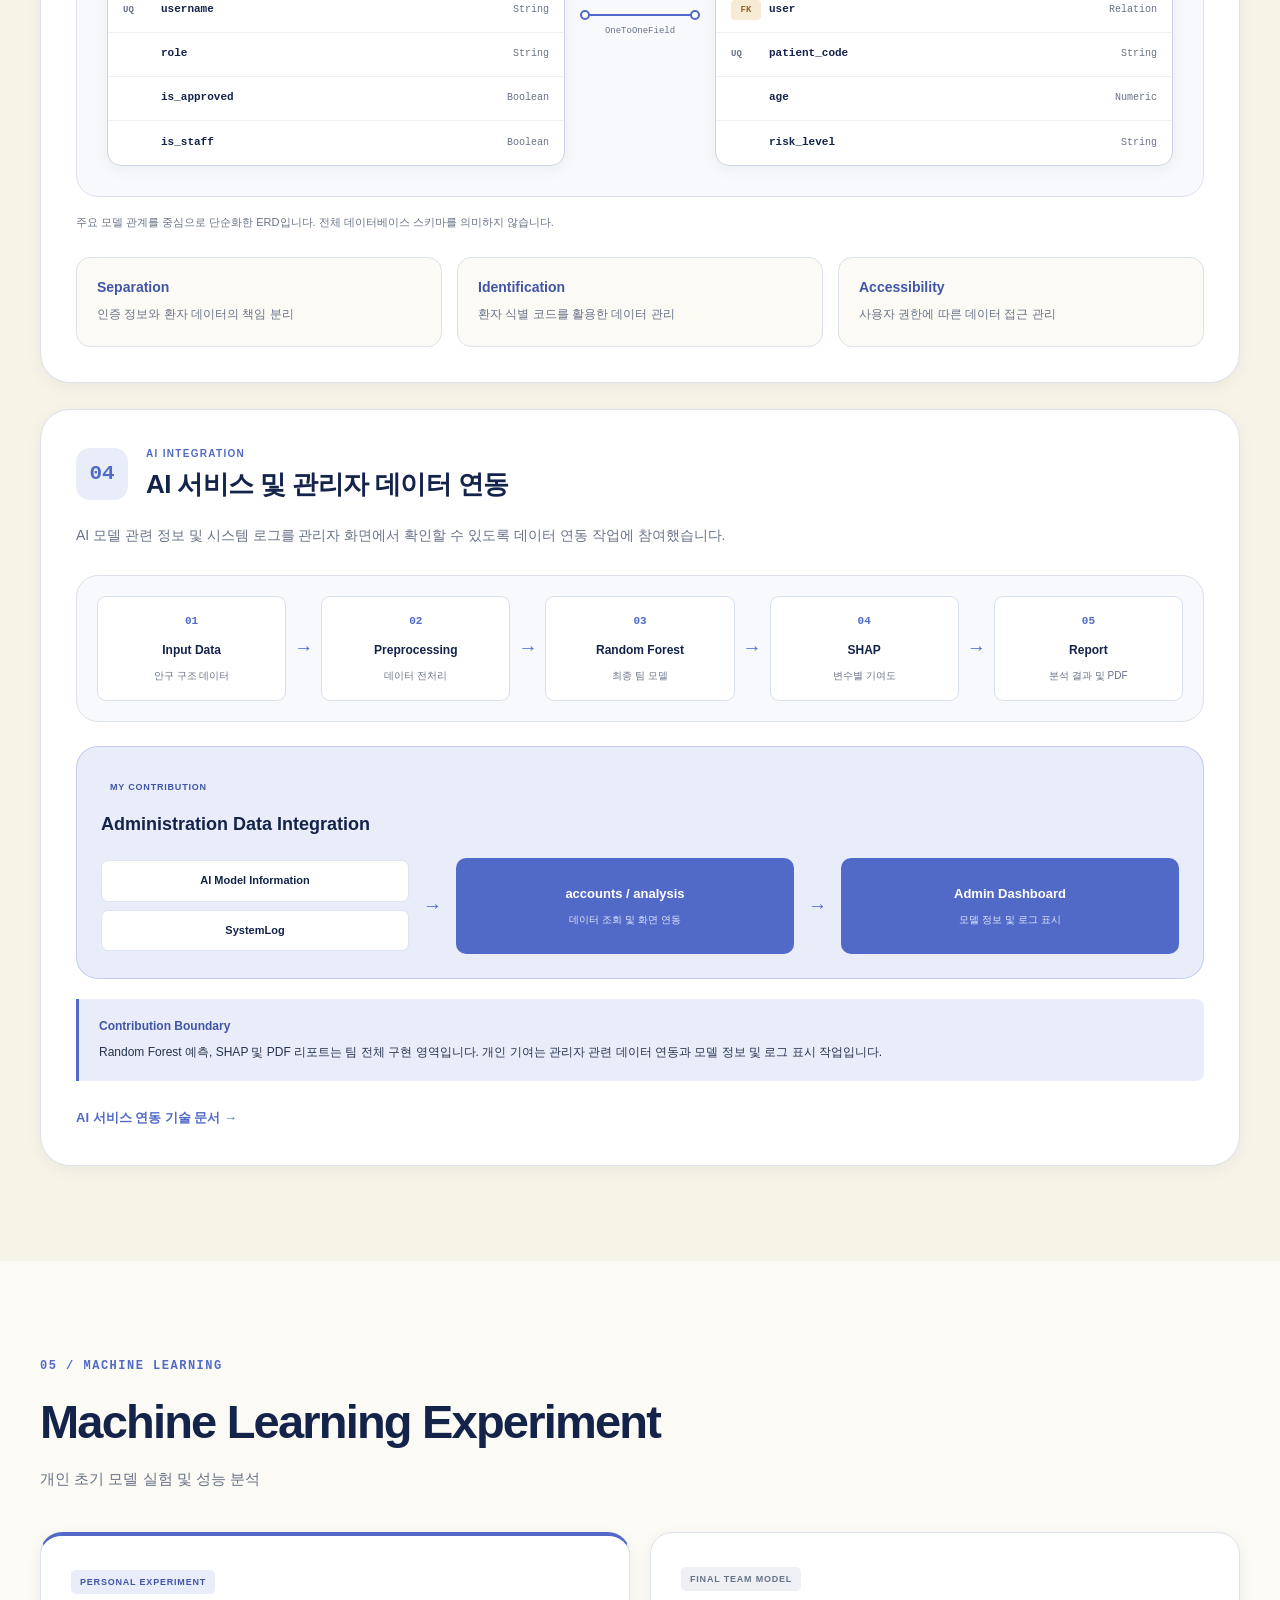
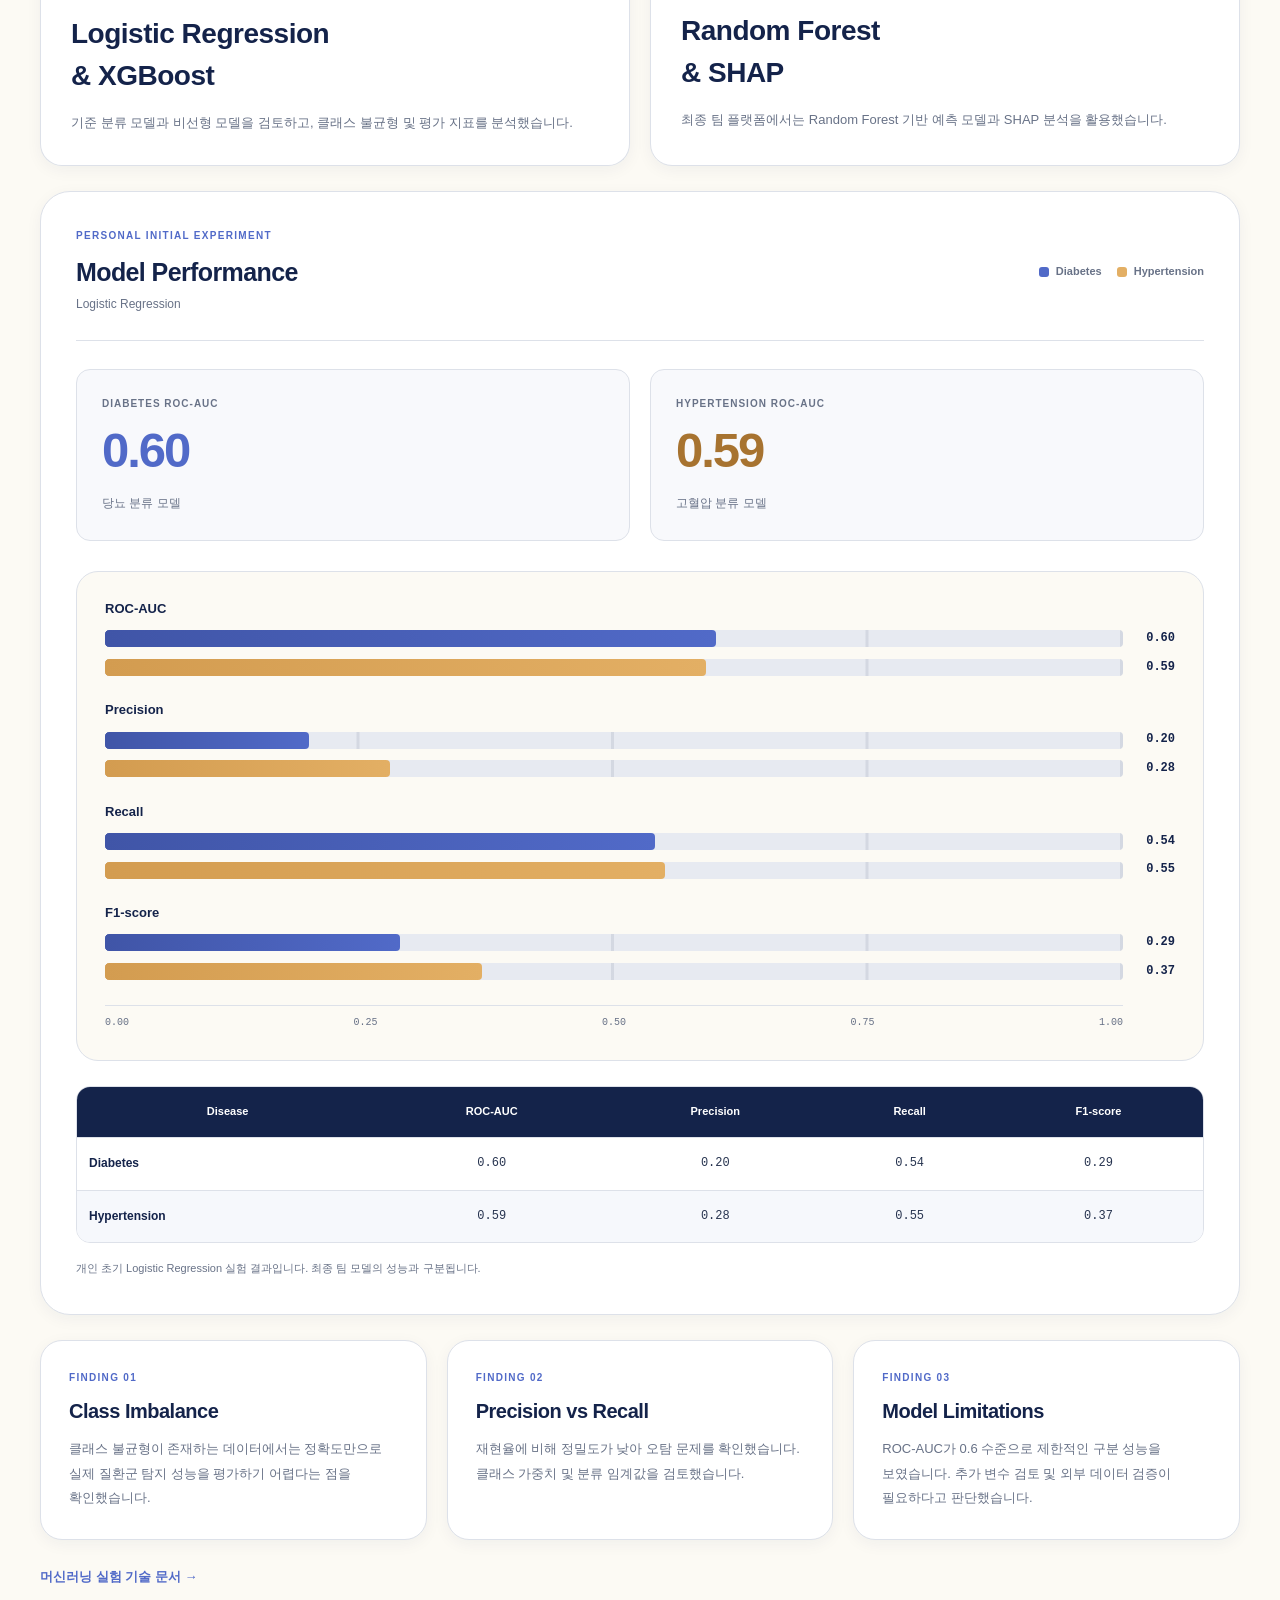
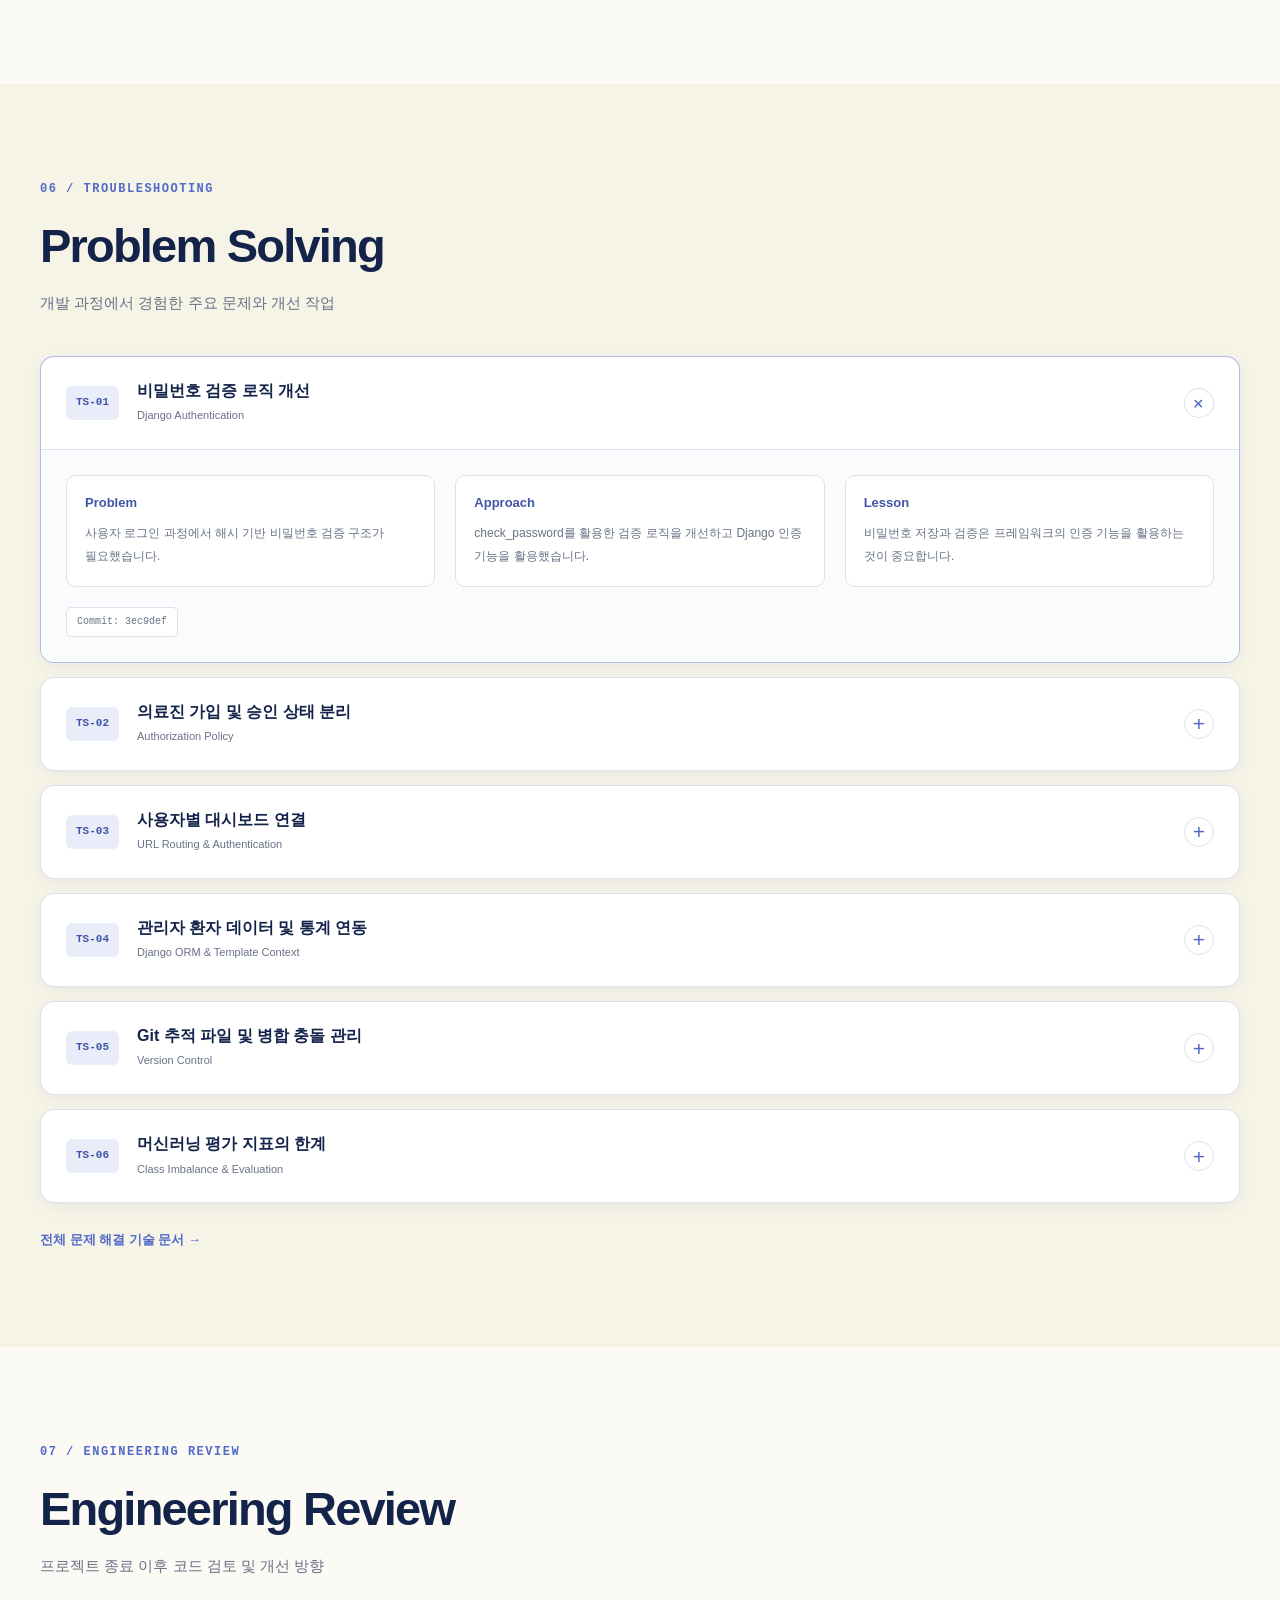
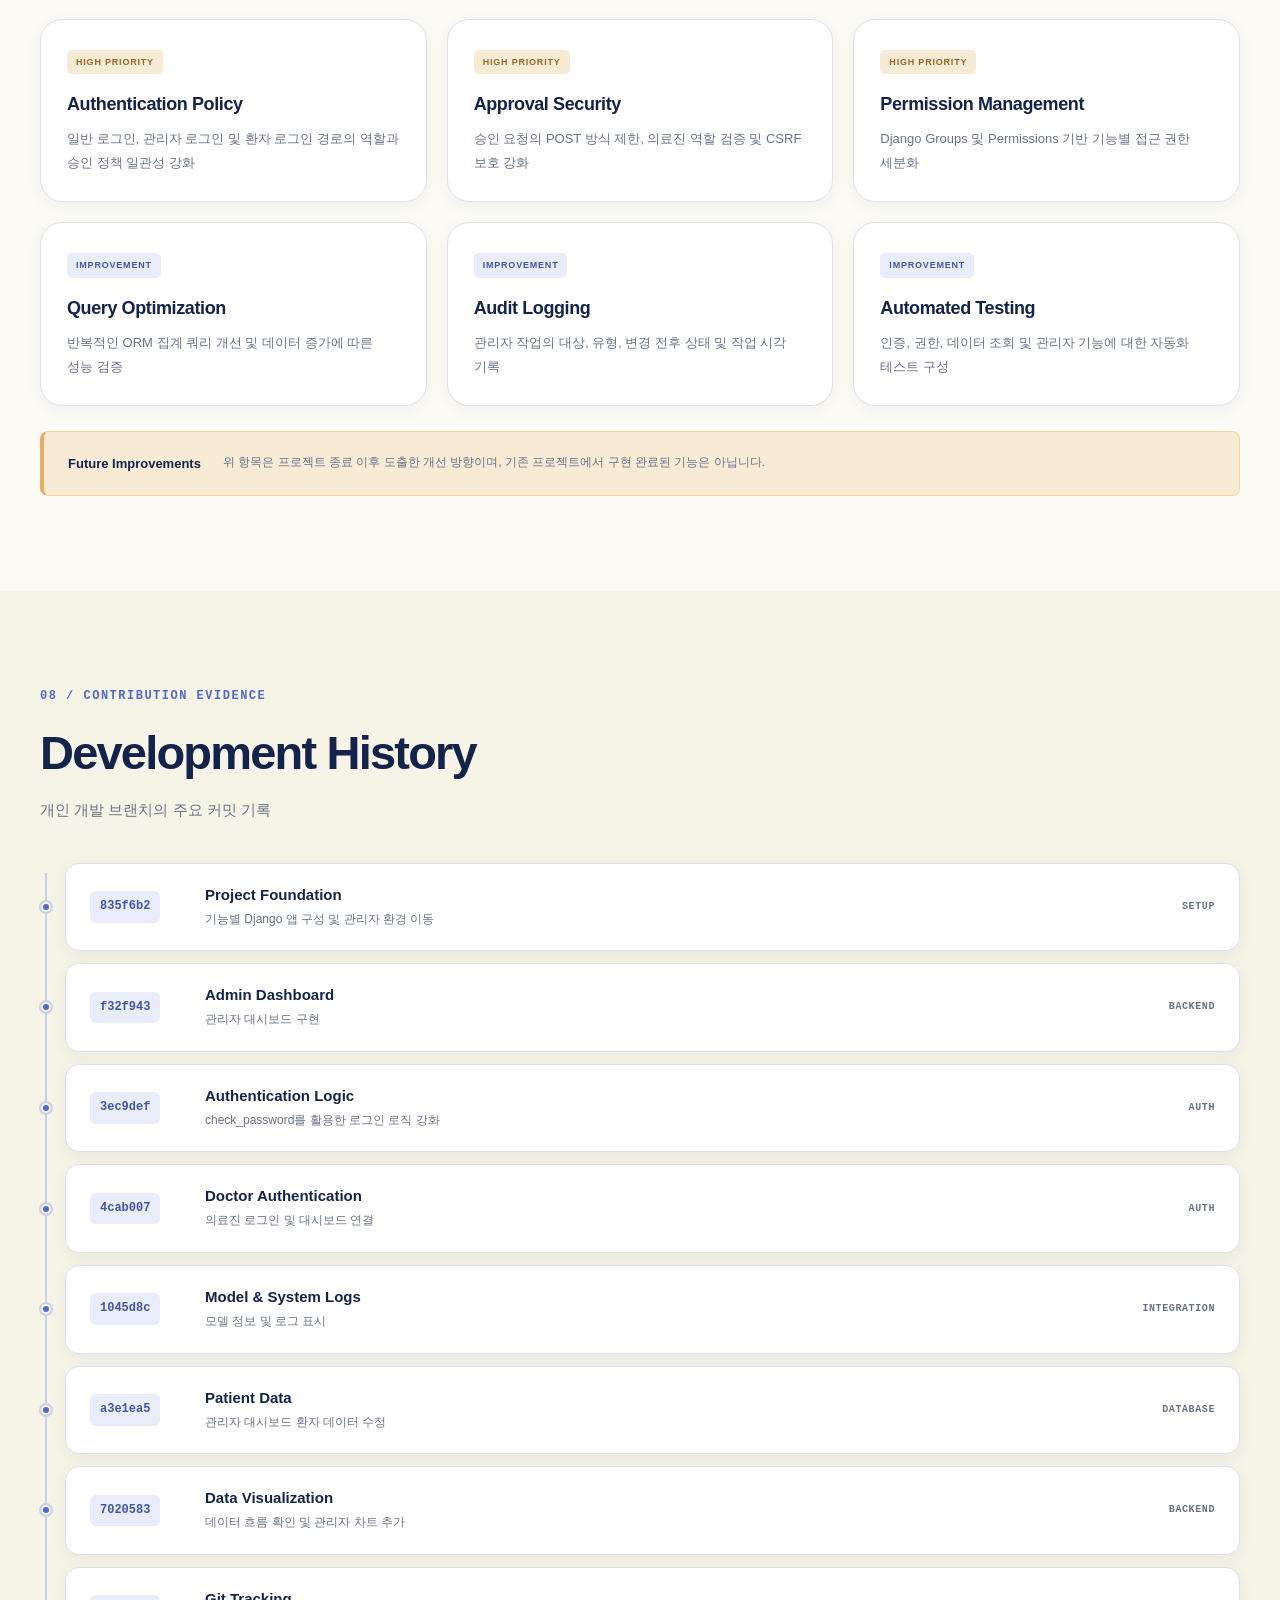
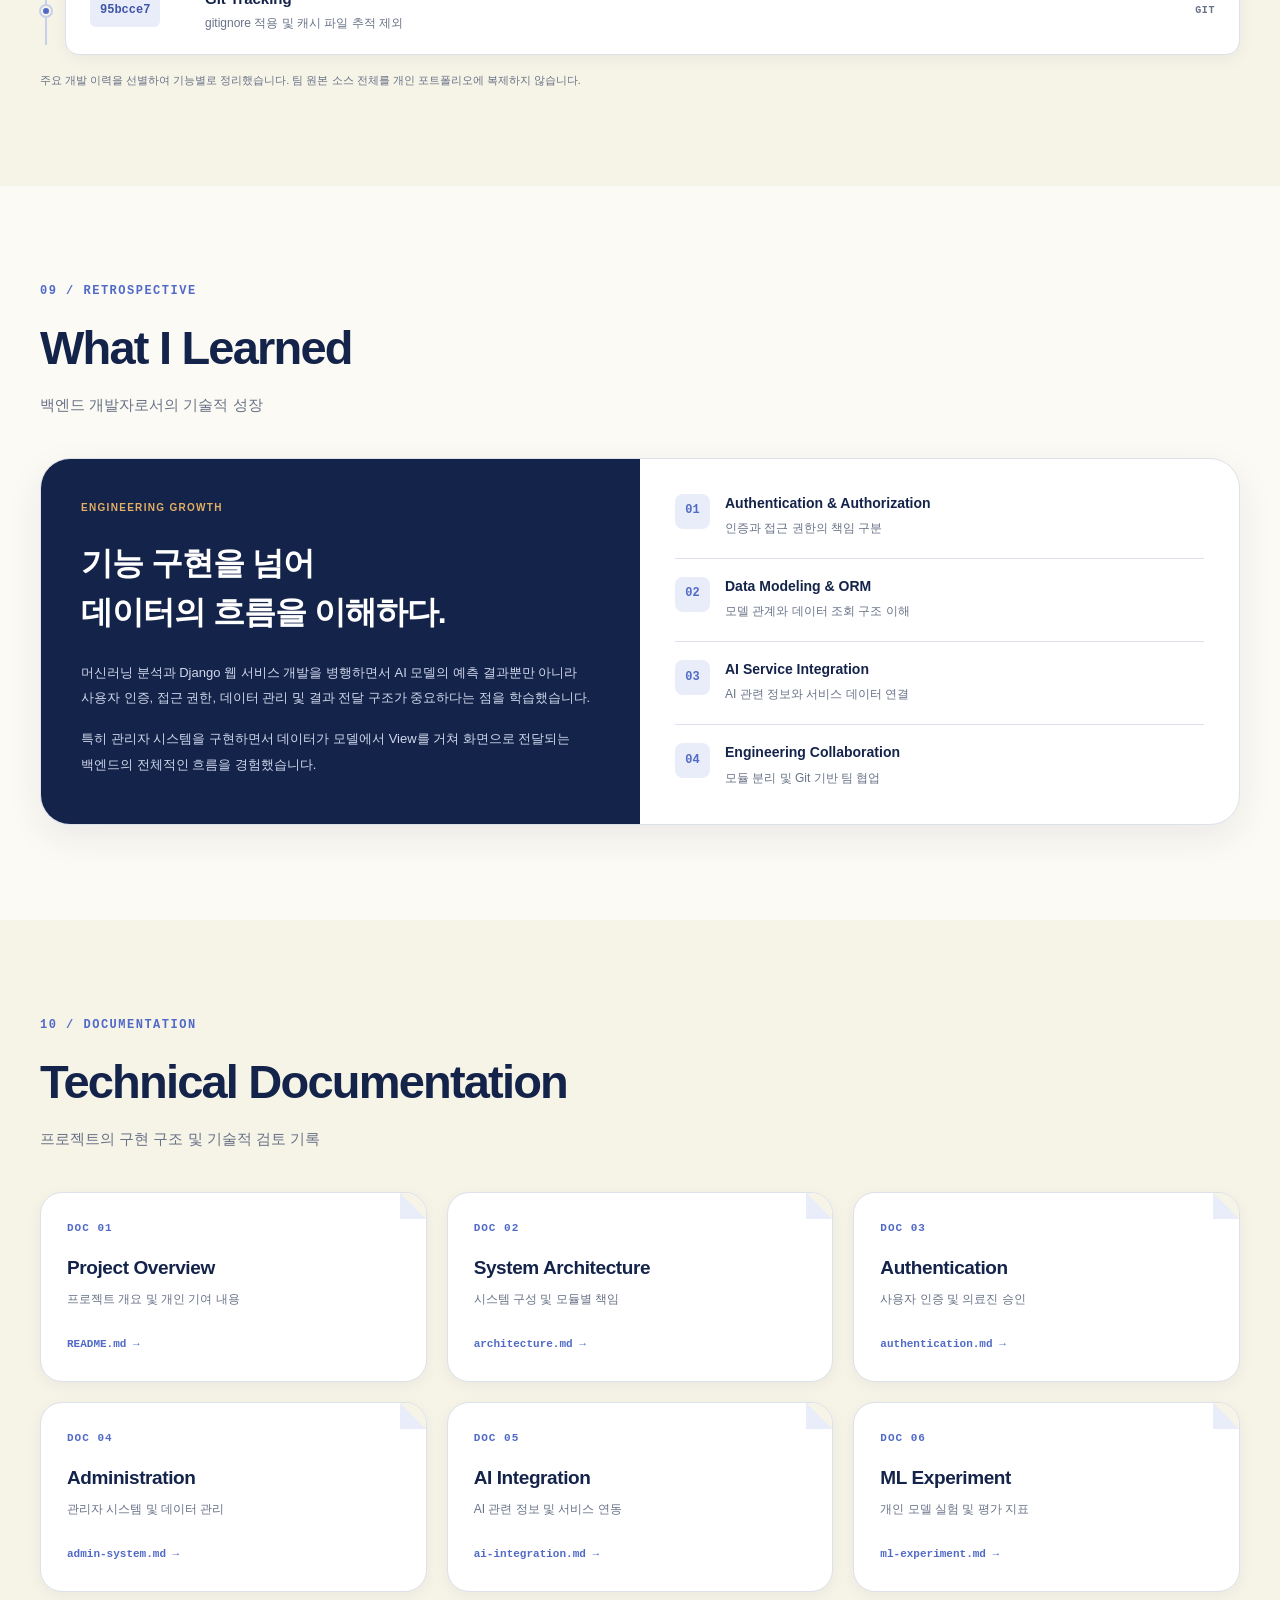
<file: projects/eye-to-ai/engineering.html>
<!DOCTYPE html>
<html lang="ko">
<head>
    <meta charset="UTF-8">
    <meta name="viewport" content="width=device-width, initial-scale=1.0">

    <title>EYE TO AI | Backend Engineering Portfolio</title>

    <meta name="description"
          content="안구 바이오마커 기반 만성질환 위험 분석 플랫폼의 백엔드 개발 및 머신러닝 실험 포트폴리오">

    <link rel="stylesheet" href="./style.css">
    <script src="./script.js" defer></script>
</head>

<body>

    <a class="skip-link" href="#main">본문 바로가기</a>

    <!-- Navigation -->
    <header class="site-header">
        <div class="nav-container">
            <a class="brand" href="../../index.html">
                <span class="brand-mark">YK</span>
                <span>YURI KIM</span>
            </a>

            <nav class="main-nav" id="mainNav" aria-label="주요 메뉴">
                <a href="#overview">Overview</a>
                <a href="#contributions">Contributions</a>
                <a href="#architecture">Architecture</a>
                <a href="#engineering">Engineering</a>
                <a href="#experiment">ML</a>
                <a href="#documentation">Docs</a>
            </nav>

            <a class="back-link" href="./index.html">
                ← 프로젝트 요약
            </a>

            <button class="menu-toggle"
                    id="menuToggle"
                    aria-label="메뉴 열기"
                    aria-controls="mainNav"
                    aria-expanded="false">
                <span></span>
                <span></span>
                <span></span>
            </button>
        </div>

        <div class="scroll-progress" id="scrollProgress"></div>
    </header>

    <main id="main">

        <!-- Hero -->
        <section class="hero" id="hero">
            <div class="container hero-grid">

                <div class="hero-content">
                    <div class="eyebrow">
                        <span class="status-dot"></span>
                        PROJECT 02 / MEDICAL IT
                    </div>

                    <h1>EYE TO <span>AI.</span></h1>

                    <h2>
                        안구 바이오마커 기반<br>
                        만성질환 위험 분석 플랫폼
                    </h2>

                    <p class="hero-description">
                        안구 구조 데이터를 활용한 당뇨 및 고혈압 위험 분석과
                        Django 기반 의료 IT 서비스를 결합한 팀 프로젝트입니다.
                        사용자 인증, 의료진 승인, 관리자 시스템 및
                        AI 데이터 연동을 중심으로 개발에 참여했습니다.
                    </p>

                    <div class="tech-tags">
                        <span>Python</span>
                        <span>Django</span>
                        <span>PostgreSQL</span>
                        <span>scikit-learn</span>
                        <span>SHAP</span>
                        <span>Railway</span>
                    </div>

                    <div class="hero-actions">
                        <a class="button button-primary" href="#contributions">
                            개인 기여 내용 보기
                            <span>↘</span>
                        </a>

                        <a class="button button-outline" href="#documentation">
                            Technical Docs
                        </a>
                    </div>
                </div>

                <!-- Code-based visual -->
                <div class="hero-visual" aria-hidden="true">
                    <div class="visual-label">
                        <span>BIOMARKER ANALYSIS</span>
                        <span>01 — 04</span>
                    </div>

                    <svg class="eye-visual" viewBox="0 0 440 320">
                        <defs>
                            <pattern id="visualGrid"
                                     width="24"
                                     height="24"
                                     patternUnits="userSpaceOnUse">
                                <path d="M24 0H0V24"
                                      fill="none"
                                      stroke="currentColor"
                                      stroke-opacity=".08"/>
                            </pattern>
                        </defs>

                        <rect width="440" height="320"
                              fill="url(#visualGrid)"/>

                        <g fill="none" stroke="#516AC8">
                            <circle cx="220" cy="160" r="125"
                                    stroke-opacity=".2"
                                    stroke-dasharray="4 8"/>
                            <circle cx="220" cy="160" r="105"
                                    stroke-opacity=".25"/>
                            <circle cx="220" cy="160" r="82"
                                    stroke-opacity=".35"/>

                            <path d="M65 160 Q220 5 375 160
                                     Q220 315 65 160Z"
                                  stroke-width="2.5"/>

                            <circle cx="220" cy="160" r="62"
                                    stroke-width="2"/>

                            <circle cx="220" cy="160" r="29"
                                    fill="#516AC8"
                                    fill-opacity=".15"
                                    stroke-width="2"/>

                            <circle cx="220" cy="160" r="10"
                                    fill="#516AC8"/>

                            <path d="M220 30V290 M45 160H395"
                                  stroke-opacity=".35"
                                  stroke-dasharray="5 6"/>

                            <path d="M220 98L285 42H370"/>
                            <path d="M158 160L85 100H25"/>
                            <path d="M264 204L320 265H405"/>
                            <path d="M176 204L110 265H25"/>
                        </g>

                        <g fill="#E3AF64">
                            <circle cx="220" cy="98" r="4"/>
                            <circle cx="158" cy="160" r="4"/>
                            <circle cx="264" cy="204" r="4"/>
                            <circle cx="176" cy="204" r="4"/>
                        </g>

                        <g fill="currentColor"
                           font-size="10"
                           font-family="monospace">
                            <text x="290" y="34">RETINA</text>
                            <text x="25" y="91">IOP</text>
                            <text x="320" y="257">AXIAL LENGTH</text>
                            <text x="25" y="257">CORNEA</text>
                        </g>
                    </svg>

                    <div class="visual-footer">
                        <span>OCULAR DATA</span>
                        <span>→</span>
                        <span>ML ANALYSIS</span>
                        <span>→</span>
                        <span>WEB SERVICE</span>
                    </div>
                </div>
            </div>

            <div class="container project-metrics">
                <article class="metric">
                    <span class="metric-label">DEVELOPMENT</span>
                    <strong>1<span> Week</span></strong>
                    <p>프로젝트 개발 기간</p>
                </article>

                <article class="metric">
                    <span class="metric-label">TEAM SIZE</span>
                    <strong>5<span> Members</span></strong>
                    <p>팀 프로젝트</p>
                </article>

                <article class="metric">
                    <span class="metric-label">MY ROLE</span>
                    <strong>Backend</strong>
                    <p>인증 · 관리자 · 데이터 연동</p>
                </article>

                <article class="metric">
                    <span class="metric-label">RESEARCH</span>
                    <strong>2<span> Targets</span></strong>
                    <p>당뇨 및 고혈압</p>
                </article>
            </div>
        </section>

        <!-- Overview -->
        <section class="section" id="overview">
            <div class="container">

                <div class="section-heading">
                    <span class="section-number">01 / OVERVIEW</span>
                    <h2>Project Overview</h2>
                    <p>머신러닝 분석에서 의료 IT 서비스까지</p>
                </div>

                <div class="overview-grid">

                    <article class="content-card">
                        <span class="card-kicker">BACKGROUND</span>
                        <h3>안구 데이터와 만성질환</h3>
                        <p>
                            안과 검진에서 수집되는 정량적 데이터를 활용하여
                            당뇨 및 고혈압과의 연관성을 탐색하고,
                            위험군 선별 가능성을 검토했습니다.
                        </p>
                    </article>

                    <article class="content-card">
                        <span class="card-kicker">OBJECTIVE</span>
                        <h3>분석 결과의 서비스화</h3>
                        <p>
                            머신러닝 실험에 그치지 않고 사용자 인증,
                            의료진 업무, 환자 서비스 및 관리자 기능을
                            하나의 Django 플랫폼으로 연결했습니다.
                        </p>
                    </article>

                    <article class="content-card">
                        <span class="card-kicker">ENGINEERING</span>
                        <h3>사용자와 데이터 관리</h3>
                        <p>
                            사용자 역할별 접근 권한과 의료진 승인 상태를
                            관리하고, 관리자 화면에서 환자 및 서비스
                            운영 정보를 조회할 수 있도록 구성했습니다.
                        </p>
                    </article>

                </div>

                <div class="notice">
                    <strong>Research Prototype</strong>
                    <p>
                        본 프로젝트는 교육 및 연구 목적의 프로토타입이며,
                        임상적으로 검증된 의료 진단 시스템은 아닙니다.
                    </p>
                </div>
            </div>
        </section>

        <!-- Contributions -->
        <section class="section section-alt" id="contributions">
            <div class="container">

                <div class="section-heading">
                    <span class="section-number">02 / CONTRIBUTIONS</span>
                    <h2>My Contributions</h2>
                    <p>개인 담당 기능 및 개발 참여 범위</p>
                </div>

                <div class="contribution-grid">

                    <article class="contribution-card">
                        <span class="card-index">01</span>
                        <span class="scope-label">CORE RESPONSIBILITY</span>
                        <h3>Authentication</h3>
                        <h4>사용자 인증 및 계정 관리</h4>
                        <ul>
                            <li>Custom User Model 구성</li>
                            <li>회원가입 및 로그인 기능</li>
                            <li>Django 비밀번호 검증 로직 개선</li>
                            <li>사용자별 대시보드 연결</li>
                        </ul>
                        <a href="https://github.com/Kimyuri420/cdss-portfolio/blob/main/projects/eye-to-ai/authentication.md">Technical document →</a>
                    </article>

                    <article class="contribution-card">
                        <span class="card-index">02</span>
                        <span class="scope-label">CORE RESPONSIBILITY</span>
                        <h3>Authorization</h3>
                        <h4>의료진 승인 및 접근 권한</h4>
                        <ul>
                            <li>의료진 가입 승인 상태 관리</li>
                            <li>관리자 승인 기능 구성</li>
                            <li>사용자 역할 및 권한 확인</li>
                            <li>의료진 관리자 권한 변경</li>
                        </ul>
                        <a href="https://github.com/Kimyuri420/cdss-portfolio/blob/main/projects/eye-to-ai/authentication.md">Technical document →</a>
                    </article>

                    <article class="contribution-card">
                        <span class="card-index">03</span>
                        <span class="scope-label">CORE RESPONSIBILITY</span>
                        <h3>Administration</h3>
                        <h4>관리자 대시보드</h4>
                        <ul>
                            <li>관리자 전용 로그인 화면</li>
                            <li>의료진 계정 목록 관리</li>
                            <li>환자 데이터 조회 및 통계</li>
                            <li>Django ORM 기반 데이터 연동</li>
                        </ul>
                        <a href="https://github.com/Kimyuri420/cdss-portfolio/blob/main/projects/eye-to-ai/admin-system.md">Technical document →</a>
                    </article>

                    <article class="contribution-card">
                        <span class="card-index">04</span>
                        <span class="scope-label">INTEGRATION</span>
                        <h3>AI Integration</h3>
                        <h4>AI 관련 관리 정보 연동</h4>
                        <ul>
                            <li>AI 모델 관련 정보 표시</li>
                            <li>분석 관리 화면 수정</li>
                            <li>시스템 로그 기록 및 표시</li>
                            <li>accounts 및 analysis 앱 연동</li>
                        </ul>
                        <a href="https://github.com/Kimyuri420/cdss-portfolio/blob/main/projects/eye-to-ai/ai-integration.md">Technical document →</a>
                    </article>

                    <article class="contribution-card">
                        <span class="card-index">05</span>
                        <span class="scope-label">PERSONAL EXPERIMENT</span>
                        <h3>Machine Learning</h3>
                        <h4>개인 머신러닝 실험</h4>
                        <ul>
                            <li>Logistic Regression 실험</li>
                            <li>XGBoost 모델 검토</li>
                            <li>클래스 불균형 분석</li>
                            <li>평가 지표 및 변수 영향 검토</li>
                        </ul>
                        <a href="https://github.com/Kimyuri420/cdss-portfolio/blob/main/projects/eye-to-ai/ml-experiment.md">Technical document →</a>
                    </article>

                    <article class="contribution-card">
                        <span class="card-index">06</span>
                        <span class="scope-label">COLLABORATION</span>
                        <h3>Project Foundation</h3>
                        <h4>프로젝트 환경 및 협업</h4>
                        <ul>
                            <li>Django 기능별 앱 구성</li>
                            <li>공통 템플릿 및 초기 환경 구성</li>
                            <li>Git 추적 제외 설정</li>
                            <li>브랜치 병합 충돌 해결</li>
                        </ul>
                        <a href="https://github.com/Kimyuri420/cdss-portfolio/blob/main/projects/eye-to-ai/troubleshooting.md">Technical document →</a>
                    </article>

                </div>

                <div class="scope-note">
                    <strong>Contribution Scope</strong>
                    <p>
                        최종 Random Forest 모델, SHAP 분석, PDF 리포트,
                        환자 및 의료진 전체 서비스는 팀 공동 개발 결과입니다.
                        개인 담당 기능과 팀 전체 구현 기능을 구분하여 정리했습니다.
                    </p>
                </div>

            </div>
        </section>

        <!-- Architecture -->
        <section class="section" id="architecture">
            <div class="container">

                <div class="section-heading">
                    <span class="section-number">03 / ARCHITECTURE</span>
                    <h2>System Architecture</h2>
                    <p>Django 기반 모듈형 의료 IT 플랫폼</p>
                </div>

                <div class="architecture-panel">

                    <div class="panel-header">
                        <div>
                            <span class="card-kicker">SYSTEM DESIGN</span>
                            <h3>Application Architecture</h3>
                        </div>
                        <div class="architecture-legend">
                            <span>
                                <i class="legend-personal"></i>
                                개인 기여
                            </span>
                            <span>
                                <i class="legend-team"></i>
                                팀 전체 구현
                            </span>
                        </div>
                    </div>

                    <div class="architecture-diagram">

                        <div class="architecture-layer">
                            <span class="layer-label">CLIENT LAYER</span>

                            <div class="architecture-row">
                                <div class="architecture-node personal">
                                    <span>01</span>
                                    <strong>Admin</strong>
                                    <small>관리자</small>
                                </div>

                                <div class="architecture-node">
                                    <span>02</span>
                                    <strong>Doctor</strong>
                                    <small>의료진</small>
                                </div>

                                <div class="architecture-node">
                                    <span>03</span>
                                    <strong>Patient</strong>
                                    <small>환자</small>
                                </div>
                            </div>
                        </div>

                        <div class="architecture-connector">
                            <span>↓</span>
                            <small>HTTP / HTTPS</small>
                        </div>

                        <div class="architecture-layer">
                            <span class="layer-label">PRESENTATION LAYER</span>

                            <div class="architecture-node node-wide">
                                <strong>Django Template</strong>
                                <small>
                                    HTML5 · CSS3 · JavaScript · Bootstrap
                                </small>
                            </div>
                        </div>

                        <div class="architecture-connector">
                            <span>↓</span>
                            <small>URL Routing / Request</small>
                        </div>

                        <div class="architecture-layer application-layer">
                            <span class="layer-label">APPLICATION LAYER</span>

                            <div class="framework-label">
                                Django / MTV Architecture
                            </div>

                            <div class="architecture-row module-row">

                                <div class="architecture-node personal">
                                    <strong>accounts</strong>
                                    <small>인증 · 승인</small>
                                    <small>관리자 대시보드</small>
                                </div>

                                <div class="architecture-node">
                                    <strong>doctor</strong>
                                    <small>의료진 업무</small>
                                    <small>분석 결과 조회</small>
                                </div>

                                <div class="architecture-node">
                                    <strong>Patient</strong>
                                    <small>환자 정보</small>
                                    <small>예약 및 결과</small>
                                </div>

                                <div class="architecture-node partial">
                                    <strong>analysis</strong>
                                    <small>분석 관련 정보</small>
                                    <small>관리 화면 연동 참여</small>
                                </div>

                            </div>

                            <div class="framework-footer">
                                Django ORM · Auth · Sessions · Messages
                            </div>
                        </div>

                        <div class="architecture-connector">
                            <span>↓</span>
                            <small>Data Access / Model Integration</small>
                        </div>

                        <div class="architecture-layer">
                            <span class="layer-label">DATA & AI LAYER</span>

                            <div class="architecture-row">

                                <div class="architecture-node">
                                    <strong>PostgreSQL</strong>
                                    <small>사용자 · 환자 · 분석 정보</small>
                                </div>

                                <div class="architecture-node">
                                    <strong>ml_model</strong>
                                    <small>Random Forest · SHAP</small>
                                </div>

                                <div class="architecture-node">
                                    <strong>Static / Media</strong>
                                    <small>이미지 · PDF · 정적 파일</small>
                                </div>

                            </div>
                        </div>

                        <div class="architecture-connector">
                            <span>↓</span>
                            <small>Deployment</small>
                        </div>

                        <div class="architecture-layer">
                            <span class="layer-label">INFRASTRUCTURE</span>

                            <div class="architecture-row">
                                <div class="architecture-node">
                                    <strong>Local Development</strong>
                                    <small>VS Code · Django</small>
                                </div>

                                <div class="architecture-node">
                                    <strong>GitHub</strong>
                                    <small>Branch · Collaboration</small>
                                </div>

                                <div class="architecture-node">
                                    <strong>Railway</strong>
                                    <small>PaaS · PostgreSQL</small>
                                </div>
                            </div>
                        </div>

                    </div>

                    <p class="diagram-caption">
                        최종 팀 발표 자료와 프로젝트 모듈 구성을 바탕으로
                        재구성한 논리적 아키텍처입니다.
                        모든 함수 호출 및 배포 운영 상태를 표현한 것은 아닙니다.
                    </p>
                </div>

                <div class="architecture-details">

                    <article class="content-card">
                        <span class="card-kicker">DESIGN 01</span>
                        <h3>Modular Architecture</h3>
                        <p>
                            인증, 의료진 업무, 환자 서비스 및 분석 기능을
                            Django 앱 단위로 구분하여 팀 협업과
                            기능별 책임 분리를 고려했습니다.
                        </p>
                    </article>

                    <article class="content-card">
                        <span class="card-kicker">DESIGN 02</span>
                        <h3>Data Management</h3>
                        <p>
                            사용자 인증 정보와 환자 데이터를 구분하고,
                            Django ORM을 활용하여 관리자 화면에
                            필요한 데이터를 조회했습니다.
                        </p>
                    </article>

                    <article class="content-card">
                        <span class="card-kicker">DESIGN 03</span>
                        <h3>AI Integration</h3>
                        <p>
                            별도의 모델 서버 대신 Django 프로젝트 내부의
                            머신러닝 관련 모듈을 활용하여
                            제한된 개발 기간에 맞는 서비스 구조를 구성했습니다.
                        </p>
                    </article>

                </div>

                <a class="text-link" href="https://github.com/Kimyuri420/cdss-portfolio/blob/main/projects/eye-to-ai/architecture.md">
                    시스템 아키텍처 기술 문서 →
                </a>
            </div>
        </section>

        <!-- Engineering -->
        <section class="section section-alt" id="engineering">
            <div class="container">

                <div class="section-heading">
                    <span class="section-number">04 / ENGINEERING</span>
                    <h2>Backend Engineering</h2>
                    <p>개인 담당 백엔드 기능의 구현 구조</p>
                </div>

                <!-- Authentication -->
                <article class="engineering-panel" id="authentication">

                    <div class="engineering-heading">
                        <span class="engineering-index">01</span>
                        <div>
                            <span class="card-kicker">AUTHENTICATION</span>
                            <h3>사용자 인증 및 의료진 승인</h3>
                        </div>
                    </div>

                    <p class="engineering-description">
                        사용자 유형과 승인 상태를 구분하여
                        의료진 회원가입 이후 관리자 승인을 거쳐
                        일반 로그인에 접근할 수 있도록 구성했습니다.
                    </p>

                    <div class="engineering-grid">

                        <div class="flow-panel">
                            <h4>Medical Staff Approval Flow</h4>

                            <div class="vertical-flow">

                                <div class="flow-node">
                                    <span>STEP 01</span>
                                    <strong>의료진 회원가입</strong>
                                    <small>role = doctor</small>
                                </div>

                                <div class="flow-arrow">↓</div>

                                <div class="flow-node">
                                    <span>STEP 02</span>
                                    <strong>미승인 계정 생성</strong>
                                    <small>is_approved = False</small>
                                </div>

                                <div class="flow-arrow">↓</div>

                                <div class="flow-node flow-highlight">
                                    <span>STEP 03</span>
                                    <strong>관리자 승인</strong>
                                    <small>관리자 권한 확인</small>
                                </div>

                                <div class="flow-arrow">↓</div>

                                <div class="flow-node">
                                    <span>STEP 04</span>
                                    <strong>승인 상태 변경</strong>
                                    <small>is_approved = True</small>
                                </div>

                                <div class="flow-arrow">↓</div>

                                <div class="flow-node flow-success">
                                    <span>STEP 05</span>
                                    <strong>일반 로그인 허용</strong>
                                    <small>의료진 대시보드 연결</small>
                                </div>

                            </div>
                        </div>

                        <div class="engineering-info">

                            <div class="code-panel">
                                <div class="code-header">
                                    <span>Authentication Logic</span>
                                    <span>Python</span>
                                </div>

                                <pre><code><span class="code-comment"># Simplified authentication example</span>

user = authenticate(
    request,
    username=username,
    password=password
)

if user is not None:
    if user.is_approved:
        login(request, user)
    else:
        <span class="code-comment"># 승인 대기 안내</span>
        pass</code></pre>
                            </div>

                            <div class="info-block">
                                <h4>Role & Permission</h4>

                                <dl class="definition-list">
                                    <div>
                                        <dt>role</dt>
                                        <dd>사용자 유형</dd>
                                    </div>
                                    <div>
                                        <dt>is_approved</dt>
                                        <dd>계정 승인 상태</dd>
                                    </div>
                                    <div>
                                        <dt>is_staff</dt>
                                        <dd>관리자 접근 권한</dd>
                                    </div>
                                    <div>
                                        <dt>is_superuser</dt>
                                        <dd>Django 최고 관리자 권한</dd>
                                    </div>
                                </dl>
                            </div>

                            <div class="insight">
                                <strong>Engineering Insight</strong>
                                <p>
                                    인증 성공 여부와 서비스 접근 권한은
                                    별도의 책임으로 관리해야 합니다.
                                </p>
                            </div>

                        </div>
                    </div>

                    <p class="diagram-caption">
                        일반 로그인 경로를 기준으로 단순화한 예시입니다.
                        별도 로그인 경로의 승인 정책 일관성은 추가 개선 대상입니다.
                    </p>

                    <a class="text-link" href="https://github.com/Kimyuri420/cdss-portfolio/blob/main/projects/eye-to-ai/authentication.md">
                        인증 및 권한 관리 기술 문서 →
                    </a>

                </article>

                <!-- Administration -->
                <article class="engineering-panel" id="administration">

                    <div class="engineering-heading">
                        <span class="engineering-index">02</span>
                        <div>
                            <span class="card-kicker">ADMINISTRATION</span>
                            <h3>관리자 시스템 및 데이터 관리</h3>
                        </div>
                    </div>

                    <p class="engineering-description">
                        사용자 및 환자 데이터를 조회하고,
                        의료진 승인과 서비스 운영 현황을 관리할 수 있는
                        관리자 전용 환경을 구성했습니다.
                    </p>

                    <div class="admin-preview">

                        <div class="admin-sidebar">
                            <strong>EYE TO AI</strong>
                            <small>ADMIN SYSTEM</small>

                            <span class="admin-menu active">Dashboard</span>
                            <span class="admin-menu">Accounts</span>
                            <span class="admin-menu">Patients</span>
                            <span class="admin-menu">AI Models</span>
                            <span class="admin-menu">System Logs</span>
                        </div>

                        <div class="admin-main">

                            <div class="admin-topbar">
                                <div>
                                    <small>ADMINISTRATION</small>
                                    <h4>Dashboard</h4>
                                </div>
                                <span class="preview-label">
                                    STRUCTURE PREVIEW
                                </span>
                            </div>

                            <div class="admin-stat-grid">

                                <div class="admin-stat">
                                    <small>Total Users</small>
                                    <strong>—</strong>
                                    <span>사용자 계정</span>
                                </div>

                                <div class="admin-stat">
                                    <small>Patients</small>
                                    <strong>—</strong>
                                    <span>환자 데이터</span>
                                </div>

                                <div class="admin-stat">
                                    <small>Pending</small>
                                    <strong>—</strong>
                                    <span>승인 대기</span>
                                </div>

                            </div>

                            <div class="admin-content-grid">

                                <div class="admin-widget">
                                    <h5>Patient Risk Levels</h5>
                                    <div class="risk-row">
                                        <i class="risk-high"></i>
                                        <span>High Risk</span>
                                        <strong>—</strong>
                                    </div>
                                    <div class="risk-row">
                                        <i class="risk-caution"></i>
                                        <span>Caution</span>
                                        <strong>—</strong>
                                    </div>
                                    <div class="risk-row">
                                        <i class="risk-normal"></i>
                                        <span>Normal</span>
                                        <strong>—</strong>
                                    </div>
                                </div>

                                <div class="admin-widget">
                                    <h5>Account Management</h5>
                                    <div class="mini-table-row">
                                        <span>Medical Staff</span>
                                        <span>Approval</span>
                                    </div>
                                    <div class="mini-table-row">
                                        <span>Doctor Account</span>
                                        <span>Permission</span>
                                    </div>
                                    <div class="mini-table-row">
                                        <span>User Data</span>
                                        <span>Management</span>
                                    </div>
                                </div>

                            </div>

                        </div>
                    </div>

                    <p class="diagram-caption">
                        관리자 기능 구성을 설명하기 위해 코드로 재구성한
                        화면입니다. 실제 서비스 캡처 또는 운영 데이터가 아닙니다.
                    </p>

                    <div class="engineering-grid">

                        <div class="code-panel">
                            <div class="code-header">
                                <span>Dashboard Statistics</span>
                                <span>Django ORM</span>
                            </div>

                            <pre><code>total_users = User.objects.count()

total_patients = Patient.objects.count()

pending_doctors = User.objects.filter(
    role="doctor",
    is_approved=False
).count()

high_risk = Patient.objects.filter(
    risk_level="high"
).count()</code></pre>
                        </div>

                        <div class="info-block">
                            <h4>Data Processing Flow</h4>

                            <div class="compact-flow">
                                <div>Database</div>
                                <span>↓</span>
                                <div>Django ORM</div>
                                <span>↓</span>
                                <div>Dashboard View</div>
                                <span>↓</span>
                                <div>Template Context</div>
                                <span>↓</span>
                                <div>Dashboard UI</div>
                            </div>
                        </div>

                    </div>

                    <div class="insight">
                        <strong>Engineering Insight</strong>
                        <p>
                            데이터베이스에서 값을 조회하는 것과
                            조회한 값을 화면에 정확하게 전달하는 것은
                            각각 별도의 검증이 필요한 과정입니다.
                        </p>
                    </div>

                    <a class="text-link" href="https://github.com/Kimyuri420/cdss-portfolio/blob/main/projects/eye-to-ai/admin-system.md">
                        관리자 시스템 기술 문서 →
                    </a>

                </article>

                <!-- Data Model -->
                <article class="engineering-panel" id="data-model">

                    <div class="engineering-heading">
                        <span class="engineering-index">03</span>
                        <div>
                            <span class="card-kicker">DATA MODELING</span>
                            <h3>사용자 및 환자 데이터 구조</h3>
                        </div>
                    </div>

                    <p class="engineering-description">
                        사용자 인증 정보와 환자 관련 데이터를 구분하고
                        OneToOneField 관계를 통해 연결했습니다.
                    </p>

                    <div class="erd-diagram">

                        <div class="erd-table personal-table">
                            <div class="erd-header">
                                <span>MODEL</span>
                                <strong>User</strong>
                            </div>

                            <div class="erd-field">
                                <span class="key-label">PK</span>
                                <strong>id</strong>
                                <small>Integer</small>
                            </div>
                            <div class="erd-field">
                                <span>UQ</span>
                                <strong>username</strong>
                                <small>String</small>
                            </div>
                            <div class="erd-field">
                                <span></span>
                                <strong>role</strong>
                                <small>String</small>
                            </div>
                            <div class="erd-field">
                                <span></span>
                                <strong>is_approved</strong>
                                <small>Boolean</small>
                            </div>
                            <div class="erd-field">
                                <span></span>
                                <strong>is_staff</strong>
                                <small>Boolean</small>
                            </div>
                        </div>

                        <div class="erd-relationship">
                            <span>1 : 0..1</span>
                            <div class="relationship-line"></div>
                            <small>OneToOneField</small>
                        </div>

                        <div class="erd-table">
                            <div class="erd-header">
                                <span>MODEL</span>
                                <strong>Patient</strong>
                            </div>

                            <div class="erd-field">
                                <span class="key-label">PK</span>
                                <strong>id</strong>
                                <small>Integer</small>
                            </div>
                            <div class="erd-field">
                                <span class="key-label">FK</span>
                                <strong>user</strong>
                                <small>Relation</small>
                            </div>
                            <div class="erd-field">
                                <span>UQ</span>
                                <strong>patient_code</strong>
                                <small>String</small>
                            </div>
                            <div class="erd-field">
                                <span></span>
                                <strong>age</strong>
                                <small>Numeric</small>
                            </div>
                            <div class="erd-field">
                                <span></span>
                                <strong>risk_level</strong>
                                <small>String</small>
                            </div>
                        </div>

                    </div>

                    <p class="diagram-caption">
                        주요 모델 관계를 중심으로 단순화한 ERD입니다.
                        전체 데이터베이스 스키마를 의미하지 않습니다.
                    </p>

                    <div class="mini-card-grid">
                        <div class="mini-card">
                            <h4>Separation</h4>
                            <p>인증 정보와 환자 데이터의 책임 분리</p>
                        </div>

                        <div class="mini-card">
                            <h4>Identification</h4>
                            <p>환자 식별 코드를 활용한 데이터 관리</p>
                        </div>

                        <div class="mini-card">
                            <h4>Accessibility</h4>
                            <p>사용자 권한에 따른 데이터 접근 관리</p>
                        </div>
                    </div>

                </article>

                <!-- AI Integration -->
                <article class="engineering-panel" id="ai-integration">

                    <div class="engineering-heading">
                        <span class="engineering-index">04</span>
                        <div>
                            <span class="card-kicker">AI INTEGRATION</span>
                            <h3>AI 서비스 및 관리자 데이터 연동</h3>
                        </div>
                    </div>

                    <p class="engineering-description">
                        AI 모델 관련 정보 및 시스템 로그를
                        관리자 화면에서 확인할 수 있도록
                        데이터 연동 작업에 참여했습니다.
                    </p>

                    <div class="pipeline">

                        <div class="pipeline-node">
                            <span>01</span>
                            <strong>Input Data</strong>
                            <small>안구 구조 데이터</small>
                        </div>

                        <span class="pipeline-arrow">→</span>

                        <div class="pipeline-node">
                            <span>02</span>
                            <strong>Preprocessing</strong>
                            <small>데이터 전처리</small>
                        </div>

                        <span class="pipeline-arrow">→</span>

                        <div class="pipeline-node">
                            <span>03</span>
                            <strong>Random Forest</strong>
                            <small>최종 팀 모델</small>
                        </div>

                        <span class="pipeline-arrow">→</span>

                        <div class="pipeline-node">
                            <span>04</span>
                            <strong>SHAP</strong>
                            <small>변수별 기여도</small>
                        </div>

                        <span class="pipeline-arrow">→</span>

                        <div class="pipeline-node">
                            <span>05</span>
                            <strong>Report</strong>
                            <small>분석 결과 및 PDF</small>
                        </div>

                    </div>

                    <div class="integration-panel">

                        <span class="scope-label">MY CONTRIBUTION</span>
                        <h4>Administration Data Integration</h4>

                        <div class="integration-flow">
                            <div class="integration-source">
                                <span>AI Model Information</span>
                                <span>SystemLog</span>
                            </div>

                            <span class="pipeline-arrow">→</span>

                            <div class="integration-node">
                                <strong>accounts / analysis</strong>
                                <small>데이터 조회 및 화면 연동</small>
                            </div>

                            <span class="pipeline-arrow">→</span>

                            <div class="integration-node">
                                <strong>Admin Dashboard</strong>
                                <small>모델 정보 및 로그 표시</small>
                            </div>
                        </div>

                    </div>

                    <div class="insight">
                        <strong>Contribution Boundary</strong>
                        <p>
                            Random Forest 예측, SHAP 및 PDF 리포트는
                            팀 전체 구현 영역입니다.
                            개인 기여는 관리자 관련 데이터 연동과
                            모델 정보 및 로그 표시 작업입니다.
                        </p>
                    </div>

                    <a class="text-link" href="https://github.com/Kimyuri420/cdss-portfolio/blob/main/projects/eye-to-ai/ai-integration.md">
                        AI 서비스 연동 기술 문서 →
                    </a>

                </article>

            </div>
        </section>

        <!-- ML Experiment -->
        <section class="section" id="experiment">
            <div class="container">

                <div class="section-heading">
                    <span class="section-number">05 / MACHINE LEARNING</span>
                    <h2>Machine Learning Experiment</h2>
                    <p>개인 초기 모델 실험 및 성능 분석</p>
                </div>

                <div class="model-comparison">

                    <article class="content-card personal-model">
                        <span class="scope-label">PERSONAL EXPERIMENT</span>
                        <h3>Logistic Regression</h3>
                        <h3>&amp; XGBoost</h3>
                        <p>
                            기준 분류 모델과 비선형 모델을 검토하고,
                            클래스 불균형 및 평가 지표를 분석했습니다.
                        </p>
                    </article>

                    <article class="content-card">
                        <span class="scope-label team-label">
                            FINAL TEAM MODEL
                        </span>
                        <h3>Random Forest</h3>
                        <h3>&amp; SHAP</h3>
                        <p>
                            최종 팀 플랫폼에서는 Random Forest 기반
                            예측 모델과 SHAP 분석을 활용했습니다.
                        </p>
                    </article>

                </div>

                <div class="performance-panel">

                    <div class="panel-header">
                        <div>
                            <span class="card-kicker">
                                PERSONAL INITIAL EXPERIMENT
                            </span>
                            <h3>Model Performance</h3>
                            <p>Logistic Regression</p>
                        </div>

                        <div class="chart-legend">
                            <span>
                                <i class="legend-diabetes"></i>
                                Diabetes
                            </span>
                            <span>
                                <i class="legend-hypertension"></i>
                                Hypertension
                            </span>
                        </div>
                    </div>

                    <div class="performance-summary">
                        <div class="performance-metric">
                            <small>DIABETES ROC-AUC</small>
                            <strong>0.60</strong>
                            <span>당뇨 분류 모델</span>
                        </div>

                        <div class="performance-metric">
                            <small>HYPERTENSION ROC-AUC</small>
                            <strong>0.59</strong>
                            <span>고혈압 분류 모델</span>
                        </div>
                    </div>

                    <div class="performance-chart"
                         role="img"
                         aria-label="당뇨와 고혈압의 ROC-AUC, 정밀도, 재현율, F1 점수 비교">

                        <div class="chart-group">
                            <h4>ROC-AUC</h4>

                            <div class="bar-row">
                                <div class="bar-track">
                                    <div class="chart-bar diabetes"
                                         style="--value:60%"></div>
                                </div>
                                <strong>0.60</strong>
                            </div>

                            <div class="bar-row">
                                <div class="bar-track">
                                    <div class="chart-bar hypertension"
                                         style="--value:59%"></div>
                                </div>
                                <strong>0.59</strong>
                            </div>
                        </div>

                        <div class="chart-group">
                            <h4>Precision</h4>

                            <div class="bar-row">
                                <div class="bar-track">
                                    <div class="chart-bar diabetes"
                                         style="--value:20%"></div>
                                </div>
                                <strong>0.20</strong>
                            </div>

                            <div class="bar-row">
                                <div class="bar-track">
                                    <div class="chart-bar hypertension"
                                         style="--value:28%"></div>
                                </div>
                                <strong>0.28</strong>
                            </div>
                        </div>

                        <div class="chart-group">
                            <h4>Recall</h4>

                            <div class="bar-row">
                                <div class="bar-track">
                                    <div class="chart-bar diabetes"
                                         style="--value:54%"></div>
                                </div>
                                <strong>0.54</strong>
                            </div>

                            <div class="bar-row">
                                <div class="bar-track">
                                    <div class="chart-bar hypertension"
                                         style="--value:55%"></div>
                                </div>
                                <strong>0.55</strong>
                            </div>
                        </div>

                        <div class="chart-group">
                            <h4>F1-score</h4>

                            <div class="bar-row">
                                <div class="bar-track">
                                    <div class="chart-bar diabetes"
                                         style="--value:29%"></div>
                                </div>
                                <strong>0.29</strong>
                            </div>

                            <div class="bar-row">
                                <div class="bar-track">
                                    <div class="chart-bar hypertension"
                                         style="--value:37%"></div>
                                </div>
                                <strong>0.37</strong>
                            </div>
                        </div>

                        <div class="chart-axis">
                            <span>0.00</span>
                            <span>0.25</span>
                            <span>0.50</span>
                            <span>0.75</span>
                            <span>1.00</span>
                        </div>

                    </div>

                    <div class="table-wrapper">
                        <table class="data-table">
                            <thead>
                                <tr>
                                    <th>Disease</th>
                                    <th>ROC-AUC</th>
                                    <th>Precision</th>
                                    <th>Recall</th>
                                    <th>F1-score</th>
                                </tr>
                            </thead>
                            <tbody>
                                <tr>
                                    <th>Diabetes</th>
                                    <td>0.60</td>
                                    <td>0.20</td>
                                    <td>0.54</td>
                                    <td>0.29</td>
                                </tr>
                                <tr>
                                    <th>Hypertension</th>
                                    <td>0.59</td>
                                    <td>0.28</td>
                                    <td>0.55</td>
                                    <td>0.37</td>
                                </tr>
                            </tbody>
                        </table>
                    </div>

                    <p class="diagram-caption">
                        개인 초기 Logistic Regression 실험 결과입니다.
                        최종 팀 모델의 성능과 구분됩니다.
                    </p>

                </div>

                <div class="analysis-grid">

                    <article class="content-card">
                        <span class="card-kicker">FINDING 01</span>
                        <h3>Class Imbalance</h3>
                        <p>
                            클래스 불균형이 존재하는 데이터에서는
                            정확도만으로 실제 질환군 탐지 성능을
                            평가하기 어렵다는 점을 확인했습니다.
                        </p>
                    </article>

                    <article class="content-card">
                        <span class="card-kicker">FINDING 02</span>
                        <h3>Precision vs Recall</h3>
                        <p>
                            재현율에 비해 정밀도가 낮아
                            오탐 문제를 확인했습니다.
                            클래스 가중치 및 분류 임계값을 검토했습니다.
                        </p>
                    </article>

                    <article class="content-card">
                        <span class="card-kicker">FINDING 03</span>
                        <h3>Model Limitations</h3>
                        <p>
                            ROC-AUC가 0.6 수준으로 제한적인 구분 성능을
                            보였습니다. 추가 변수 검토 및 외부 데이터
                            검증이 필요하다고 판단했습니다.
                        </p>
                    </article>

                </div>

                <a class="text-link" href="https://github.com/Kimyuri420/cdss-portfolio/blob/main/projects/eye-to-ai/ml-experiment.md">
                    머신러닝 실험 기술 문서 →
                </a>

            </div>
        </section>

        <!-- Troubleshooting -->
        <section class="section section-alt" id="troubleshooting">
            <div class="container">

                <div class="section-heading">
                    <span class="section-number">06 / TROUBLESHOOTING</span>
                    <h2>Problem Solving</h2>
                    <p>개발 과정에서 경험한 주요 문제와 개선 작업</p>
                </div>

                <div class="troubleshooting-list">

                    <details class="trouble-card" open>
                        <summary>
                            <span class="trouble-index">TS-01</span>
                            <div>
                                <h3>비밀번호 검증 로직 개선</h3>
                                <p>Django Authentication</p>
                            </div>
                            <span class="detail-toggle">+</span>
                        </summary>

                        <div class="trouble-body">
                            <div>
                                <h4>Problem</h4>
                                <p>
                                    사용자 로그인 과정에서 해시 기반
                                    비밀번호 검증 구조가 필요했습니다.
                                </p>
                            </div>

                            <div>
                                <h4>Approach</h4>
                                <p>
                                    check_password를 활용한 검증 로직을
                                    개선하고 Django 인증 기능을 활용했습니다.
                                </p>
                            </div>

                            <div>
                                <h4>Lesson</h4>
                                <p>
                                    비밀번호 저장과 검증은 프레임워크의
                                    인증 기능을 활용하는 것이 중요합니다.
                                </p>
                            </div>

                            <span class="commit-label">
                                Commit: 3ec9def
                            </span>
                        </div>
                    </details>

                    <details class="trouble-card">
                        <summary>
                            <span class="trouble-index">TS-02</span>
                            <div>
                                <h3>의료진 가입 및 승인 상태 분리</h3>
                                <p>Authorization Policy</p>
                            </div>
                            <span class="detail-toggle">+</span>
                        </summary>

                        <div class="trouble-body">
                            <div>
                                <h4>Problem</h4>
                                <p>
                                    회원가입과 의료진 전용 기능의
                                    접근 허용을 구분해야 했습니다.
                                </p>
                            </div>

                            <div>
                                <h4>Approach</h4>
                                <p>
                                    is_approved 필드를 활용하여
                                    의료진 가입과 관리자 승인을 분리했습니다.
                                </p>
                            </div>

                            <div>
                                <h4>Lesson</h4>
                                <p>
                                    인증과 인가는 서로 다른 책임이며
                                    로그인 경로별 정책 일관성이 필요합니다.
                                </p>
                            </div>
                        </div>
                    </details>

                    <details class="trouble-card">
                        <summary>
                            <span class="trouble-index">TS-03</span>
                            <div>
                                <h3>사용자별 대시보드 연결</h3>
                                <p>URL Routing &amp; Authentication</p>
                            </div>
                            <span class="detail-toggle">+</span>
                        </summary>

                        <div class="trouble-body">
                            <div>
                                <h4>Problem</h4>
                                <p>
                                    관리자, 의료진, 환자별 로그인 이후
                                    적절한 서비스 화면 연결이 필요했습니다.
                                </p>
                            </div>

                            <div>
                                <h4>Approach</h4>
                                <p>
                                    사용자 유형과 로그인 경로를 고려하여
                                    URL 및 Template 연결을 수정했습니다.
                                </p>
                            </div>

                            <div>
                                <h4>Lesson</h4>
                                <p>
                                    화면 이동뿐만 아니라 서버 측
                                    접근 권한도 함께 확인해야 합니다.
                                </p>
                            </div>

                            <span class="commit-label">
                                Commits: 92a1872 · 4cab007 · ad8e8ea
                            </span>
                        </div>
                    </details>

                    <details class="trouble-card">
                        <summary>
                            <span class="trouble-index">TS-04</span>
                            <div>
                                <h3>관리자 환자 데이터 및 통계 연동</h3>
                                <p>Django ORM &amp; Template Context</p>
                            </div>
                            <span class="detail-toggle">+</span>
                        </summary>

                        <div class="trouble-body">
                            <div>
                                <h4>Problem</h4>
                                <p>
                                    관리자 화면에 필요한 환자 데이터와
                                    통계 조회 구조를 파악해야 했습니다.
                                </p>
                            </div>

                            <div>
                                <h4>Approach</h4>
                                <p>
                                    모델 관계 및 ORM 조회 로직을 검토하고
                                    관리자 차트 연동 작업을 수행했습니다.
                                </p>
                            </div>

                            <div>
                                <h4>Lesson</h4>
                                <p>
                                    데이터 조회와 Template Context 전달을
                                    각각 검증해야 합니다.
                                </p>
                            </div>

                            <span class="commit-label">
                                Commits: a3e1ea5 · 7020583
                            </span>
                        </div>
                    </details>

                    <details class="trouble-card">
                        <summary>
                            <span class="trouble-index">TS-05</span>
                            <div>
                                <h3>Git 추적 파일 및 병합 충돌 관리</h3>
                                <p>Version Control</p>
                            </div>
                            <span class="detail-toggle">+</span>
                        </summary>

                        <div class="trouble-body">
                            <div>
                                <h4>Problem</h4>
                                <p>
                                    로컬 DB와 캐시 파일이 추적 대상에
                                    포함되고 gitignore 병합 충돌이 발생했습니다.
                                </p>
                            </div>

                            <div>
                                <h4>Approach</h4>
                                <p>
                                    불필요한 파일의 Git 추적을 제외하고
                                    공통 설정 파일의 충돌을 해결했습니다.
                                </p>
                            </div>

                            <div>
                                <h4>Lesson</h4>
                                <p>
                                    프로젝트 초기부터 버전 관리 대상과
                                    공통 환경 설정을 명확하게 구성해야 합니다.
                                </p>
                            </div>

                            <span class="commit-label">
                                Commits: 95bcce7 · dbda20a
                            </span>
                        </div>
                    </details>

                    <details class="trouble-card">
                        <summary>
                            <span class="trouble-index">TS-06</span>
                            <div>
                                <h3>머신러닝 평가 지표의 한계</h3>
                                <p>Class Imbalance &amp; Evaluation</p>
                            </div>
                            <span class="detail-toggle">+</span>
                        </summary>

                        <div class="trouble-body">
                            <div>
                                <h4>Problem</h4>
                                <p>
                                    클래스 불균형과 낮은 정밀도로 인해
                                    단순 정확도 평가에 한계가 있었습니다.
                                </p>
                            </div>

                            <div>
                                <h4>Approach</h4>
                                <p>
                                    Precision, Recall, F1-score,
                                    ROC-AUC 및 분류 임계값을 검토했습니다.
                                </p>
                            </div>

                            <div>
                                <h4>Lesson</h4>
                                <p>
                                    의료 관련 분류에서는 오탐과 미탐의
                                    영향을 함께 평가해야 합니다.
                                </p>
                            </div>
                        </div>
                    </details>

                </div>

                <a class="text-link" href="https://github.com/Kimyuri420/cdss-portfolio/blob/main/projects/eye-to-ai/troubleshooting.md">
                    전체 문제 해결 기술 문서 →
                </a>

            </div>
        </section>

        <!-- Engineering Review -->
        <section class="section" id="review">
            <div class="container">

                <div class="section-heading">
                    <span class="section-number">07 / ENGINEERING REVIEW</span>
                    <h2>Engineering Review</h2>
                    <p>프로젝트 종료 이후 코드 검토 및 개선 방향</p>
                </div>

                <div class="review-grid">

                    <article class="review-card">
                        <span class="priority-label high">HIGH PRIORITY</span>
                        <h3>Authentication Policy</h3>
                        <p>
                            일반 로그인, 관리자 로그인 및 환자 로그인
                            경로의 역할과 승인 정책 일관성 강화
                        </p>
                    </article>

                    <article class="review-card">
                        <span class="priority-label high">HIGH PRIORITY</span>
                        <h3>Approval Security</h3>
                        <p>
                            승인 요청의 POST 방식 제한,
                            의료진 역할 검증 및 CSRF 보호 강화
                        </p>
                    </article>

                    <article class="review-card">
                        <span class="priority-label high">HIGH PRIORITY</span>
                        <h3>Permission Management</h3>
                        <p>
                            Django Groups 및 Permissions 기반
                            기능별 접근 권한 세분화
                        </p>
                    </article>

                    <article class="review-card">
                        <span class="priority-label">IMPROVEMENT</span>
                        <h3>Query Optimization</h3>
                        <p>
                            반복적인 ORM 집계 쿼리 개선 및
                            데이터 증가에 따른 성능 검증
                        </p>
                    </article>

                    <article class="review-card">
                        <span class="priority-label">IMPROVEMENT</span>
                        <h3>Audit Logging</h3>
                        <p>
                            관리자 작업의 대상, 유형,
                            변경 전후 상태 및 작업 시각 기록
                        </p>
                    </article>

                    <article class="review-card">
                        <span class="priority-label">IMPROVEMENT</span>
                        <h3>Automated Testing</h3>
                        <p>
                            인증, 권한, 데이터 조회 및
                            관리자 기능에 대한 자동화 테스트 구성
                        </p>
                    </article>

                </div>

                <div class="notice">
                    <strong>Future Improvements</strong>
                    <p>
                        위 항목은 프로젝트 종료 이후 도출한 개선 방향이며,
                        기존 프로젝트에서 구현 완료된 기능은 아닙니다.
                    </p>
                </div>

            </div>
        </section>

        <!-- Contribution Evidence -->
        <section class="section section-alt" id="evidence">
            <div class="container">

                <div class="section-heading">
                    <span class="section-number">08 / CONTRIBUTION EVIDENCE</span>
                    <h2>Development History</h2>
                    <p>개인 개발 브랜치의 주요 커밋 기록</p>
                </div>

                <div class="commit-timeline">

                    <article class="commit-item">
                        <span class="commit-hash">835f6b2</span>
                        <div>
                            <h3>Project Foundation</h3>
                            <p>기능별 Django 앱 구성 및 관리자 환경 이동</p>
                        </div>
                        <span class="commit-category">SETUP</span>
                    </article>

                    <article class="commit-item">
                        <span class="commit-hash">f32f943</span>
                        <div>
                            <h3>Admin Dashboard</h3>
                            <p>관리자 대시보드 구현</p>
                        </div>
                        <span class="commit-category">BACKEND</span>
                    </article>

                    <article class="commit-item">
                        <span class="commit-hash">3ec9def</span>
                        <div>
                            <h3>Authentication Logic</h3>
                            <p>check_password를 활용한 로그인 로직 강화</p>
                        </div>
                        <span class="commit-category">AUTH</span>
                    </article>

                    <article class="commit-item">
                        <span class="commit-hash">4cab007</span>
                        <div>
                            <h3>Doctor Authentication</h3>
                            <p>의료진 로그인 및 대시보드 연결</p>
                        </div>
                        <span class="commit-category">AUTH</span>
                    </article>

                    <article class="commit-item">
                        <span class="commit-hash">1045d8c</span>
                        <div>
                            <h3>Model &amp; System Logs</h3>
                            <p>모델 정보 및 로그 표시</p>
                        </div>
                        <span class="commit-category">INTEGRATION</span>
                    </article>

                    <article class="commit-item">
                        <span class="commit-hash">a3e1ea5</span>
                        <div>
                            <h3>Patient Data</h3>
                            <p>관리자 대시보드 환자 데이터 수정</p>
                        </div>
                        <span class="commit-category">DATABASE</span>
                    </article>

                    <article class="commit-item">
                        <span class="commit-hash">7020583</span>
                        <div>
                            <h3>Data Visualization</h3>
                            <p>데이터 흐름 확인 및 관리자 차트 추가</p>
                        </div>
                        <span class="commit-category">BACKEND</span>
                    </article>

                    <article class="commit-item">
                        <span class="commit-hash">95bcce7</span>
                        <div>
                            <h3>Git Tracking</h3>
                            <p>gitignore 적용 및 캐시 파일 추적 제외</p>
                        </div>
                        <span class="commit-category">GIT</span>
                    </article>

                </div>

                <p class="diagram-caption">
                    주요 개발 이력을 선별하여 기능별로 정리했습니다.
                    팀 원본 소스 전체를 개인 포트폴리오에 복제하지 않습니다.
                </p>

            </div>
        </section>

        <!-- Retrospective -->
        <section class="section" id="retrospective">
            <div class="container">

                <div class="section-heading">
                    <span class="section-number">09 / RETROSPECTIVE</span>
                    <h2>What I Learned</h2>
                    <p>백엔드 개발자로서의 기술적 성장</p>
                </div>

                <div class="retrospective-panel">

                    <div class="retrospective-main">
                        <span class="card-kicker">ENGINEERING GROWTH</span>

                        <h3>
                            기능 구현을 넘어<br>
                            데이터의 흐름을 이해하다.
                        </h3>

                        <p>
                            머신러닝 분석과 Django 웹 서비스 개발을
                            병행하면서 AI 모델의 예측 결과뿐만 아니라
                            사용자 인증, 접근 권한, 데이터 관리 및
                            결과 전달 구조가 중요하다는 점을 학습했습니다.
                        </p>

                        <p>
                            특히 관리자 시스템을 구현하면서 데이터가
                            모델에서 View를 거쳐 화면으로 전달되는
                            백엔드의 전체적인 흐름을 경험했습니다.
                        </p>
                    </div>

                    <div class="learning-list">

                        <div class="learning-item">
                            <span>01</span>
                            <div>
                                <h4>Authentication &amp; Authorization</h4>
                                <p>인증과 접근 권한의 책임 구분</p>
                            </div>
                        </div>

                        <div class="learning-item">
                            <span>02</span>
                            <div>
                                <h4>Data Modeling &amp; ORM</h4>
                                <p>모델 관계와 데이터 조회 구조 이해</p>
                            </div>
                        </div>

                        <div class="learning-item">
                            <span>03</span>
                            <div>
                                <h4>AI Service Integration</h4>
                                <p>AI 관련 정보와 서비스 데이터 연결</p>
                            </div>
                        </div>

                        <div class="learning-item">
                            <span>04</span>
                            <div>
                                <h4>Engineering Collaboration</h4>
                                <p>모듈 분리 및 Git 기반 팀 협업</p>
                            </div>
                        </div>

                    </div>
                </div>

            </div>
        </section>

        <!-- Documentation -->
        <section class="section section-alt" id="documentation">
            <div class="container">

                <div class="section-heading">
                    <span class="section-number">10 / DOCUMENTATION</span>
                    <h2>Technical Documentation</h2>
                    <p>프로젝트의 구현 구조 및 기술적 검토 기록</p>
                </div>

                <div class="document-grid">

                    <a class="document-card" href="https://github.com/Kimyuri420/cdss-portfolio/blob/main/projects/eye-to-ai/README.md">
                        <span class="document-index">DOC 01</span>
                        <h3>Project Overview</h3>
                        <p>프로젝트 개요 및 개인 기여 내용</p>
                        <span class="document-file">README.md →</span>
                    </a>

                    <a class="document-card" href="https://github.com/Kimyuri420/cdss-portfolio/blob/main/projects/eye-to-ai/architecture.md">
                        <span class="document-index">DOC 02</span>
                        <h3>System Architecture</h3>
                        <p>시스템 구성 및 모듈별 책임</p>
                        <span class="document-file">architecture.md →</span>
                    </a>

                    <a class="document-card" href="https://github.com/Kimyuri420/cdss-portfolio/blob/main/projects/eye-to-ai/authentication.md">
                        <span class="document-index">DOC 03</span>
                        <h3>Authentication</h3>
                        <p>사용자 인증 및 의료진 승인</p>
                        <span class="document-file">authentication.md →</span>
                    </a>

                    <a class="document-card" href="https://github.com/Kimyuri420/cdss-portfolio/blob/main/projects/eye-to-ai/admin-system.md">
                        <span class="document-index">DOC 04</span>
                        <h3>Administration</h3>
                        <p>관리자 시스템 및 데이터 관리</p>
                        <span class="document-file">admin-system.md →</span>
                    </a>

                    <a class="document-card" href="https://github.com/Kimyuri420/cdss-portfolio/blob/main/projects/eye-to-ai/ai-integration.md">
                        <span class="document-index">DOC 05</span>
                        <h3>AI Integration</h3>
                        <p>AI 관련 정보 및 서비스 연동</p>
                        <span class="document-file">ai-integration.md →</span>
                    </a>

                    <a class="document-card" href="https://github.com/Kimyuri420/cdss-portfolio/blob/main/projects/eye-to-ai/ml-experiment.md">
                        <span class="document-index">DOC 06</span>
                        <h3>ML Experiment</h3>
                        <p>개인 모델 실험 및 평가 지표</p>
                        <span class="document-file">ml-experiment.md →</span>
                    </a>

                    <a class="document-card" href="https://github.com/Kimyuri420/cdss-portfolio/blob/main/projects/eye-to-ai/troubleshooting.md">
                        <span class="document-index">DOC 07</span>
                        <h3>Troubleshooting</h3>
                        <p>문제 해결 및 기술적 개선 방향</p>
                        <span class="document-file">troubleshooting.md →</span>
                    </a>

                </div>

            </div>
        </section>

        <!-- Resources -->
        <section class="section" id="resources">
            <div class="container">

                <div class="section-heading">
                    <span class="section-number">11 / RESOURCES</span>
                    <h2>Project Resources</h2>
                    <p>프로젝트 관련 자료 및 개발 기록</p>
                </div>

                <div class="resource-grid">

                    <a class="resource-card"
                       href="https://github.com/hyunkyung31/Django_project_2team"
                       target="_blank"
                       rel="noopener noreferrer">
                        <span class="card-kicker">GITHUB</span>
                        <h3>Team Repository</h3>
                        <p>팀 프로젝트 원본 저장소</p>
                        <span>View Repository ↗</span>
                    </a>

                    <a class="resource-card"
                       href="https://github.com/hyunkyung31/Django_project_2team/tree/yuri_data"
                       target="_blank"
                       rel="noopener noreferrer">
                        <span class="card-kicker">GITHUB BRANCH</span>
                        <h3>Personal Development</h3>
                        <p>개인 개발 브랜치 및 작업 기록</p>
                        <span>View Branch ↗</span>
                    </a>

                    <a class="resource-card"
                       href="https://drive.google.com/file/d/1tgNf8M-XuqKN_QSud_ycv44pdD3pkll_/view"
                       target="_blank"
                       rel="noopener noreferrer">
                        <span class="card-kicker">PRESENTATION</span>
                        <h3>Platform Presentation</h3>
                        <p>최종 팀 플랫폼 발표 자료</p>
                        <span>View Presentation ↗</span>
                    </a>

                    <a class="resource-card"
                       href="https://drive.google.com/file/d/1bTtQJRYK0mqAZUFNnmMvoHNdnBZ8dDFG/view"
                       target="_blank"
                       rel="noopener noreferrer">
                        <span class="card-kicker">RESEARCH</span>
                        <h3>ML Presentation</h3>
                        <p>머신러닝 분석 발표 자료</p>
                        <span>View Presentation ↗</span>
                    </a>

                </div>

                <p class="diagram-caption">
                    외부 자료는 저장소 공개 여부 및
                    공유 권한에 따라 접근이 제한될 수 있습니다.
                </p>

            </div>
        </section>

        <!-- Project Navigation -->
        <section class="project-navigation">
            <div class="container project-navigation-inner">

                <a href="../dugn/index.html" class="project-nav-link">
                    <span>← PREVIOUS PROJECT</span>
                    <strong>DUGN</strong>
                    <small>Cardiovascular CDSS</small>
                </a>

                <a href="../../index.html" class="project-nav-link nav-right">
                    <span>BACK TO PORTFOLIO →</span>
                    <strong>All Projects</strong>
                    <small>Backend Engineering Portfolio</small>
                </a>

            </div>
        </section>

    </main>

    <footer class="site-footer">
        <div class="container footer-inner">
            <div>
                <strong>YURI KIM</strong>
                <p>Backend Engineering Portfolio</p>
            </div>

            <p>EYE TO AI · Educational Team Project</p>

            <a href="#hero">Back to top ↑</a>
        </div>
    </footer>

    <button class="back-to-top"
            id="backToTop"
            aria-label="페이지 상단으로 이동"
            hidden>
        ↑
    </button>

</body>
</html>
</file>
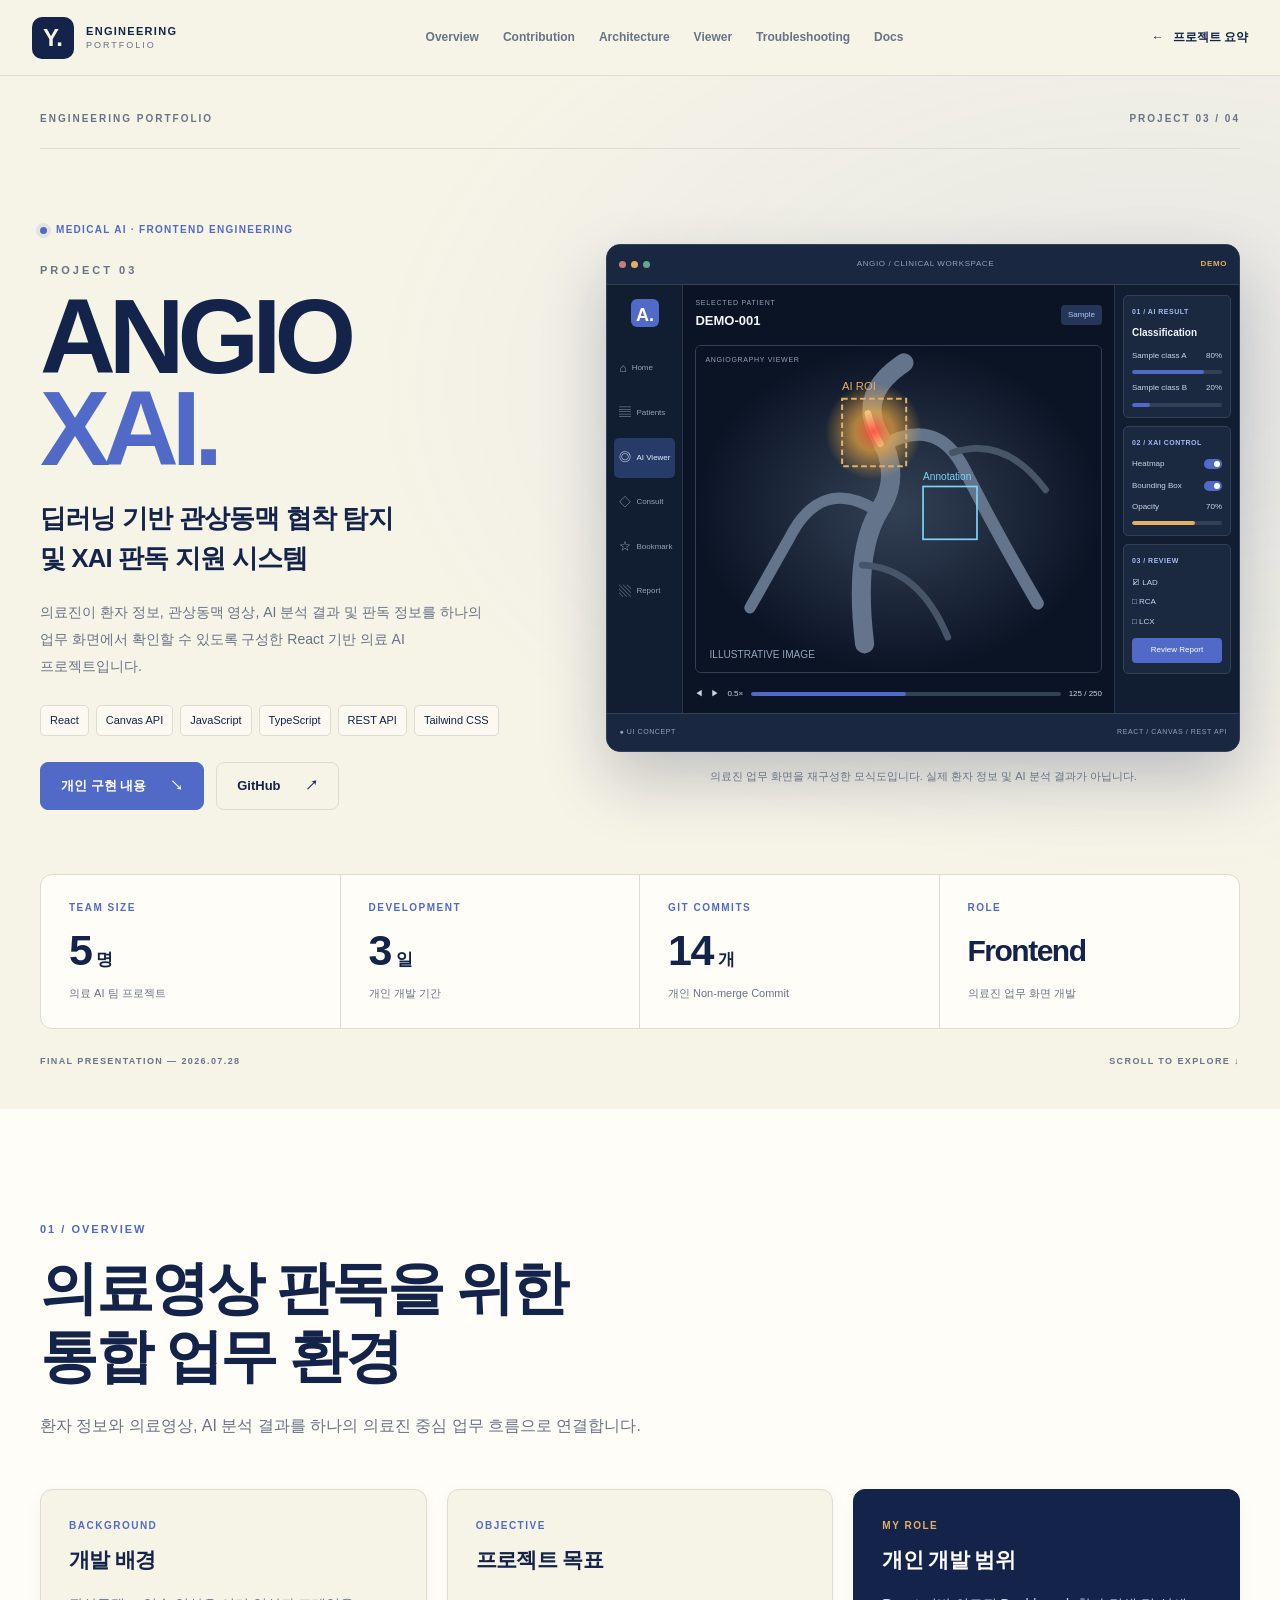
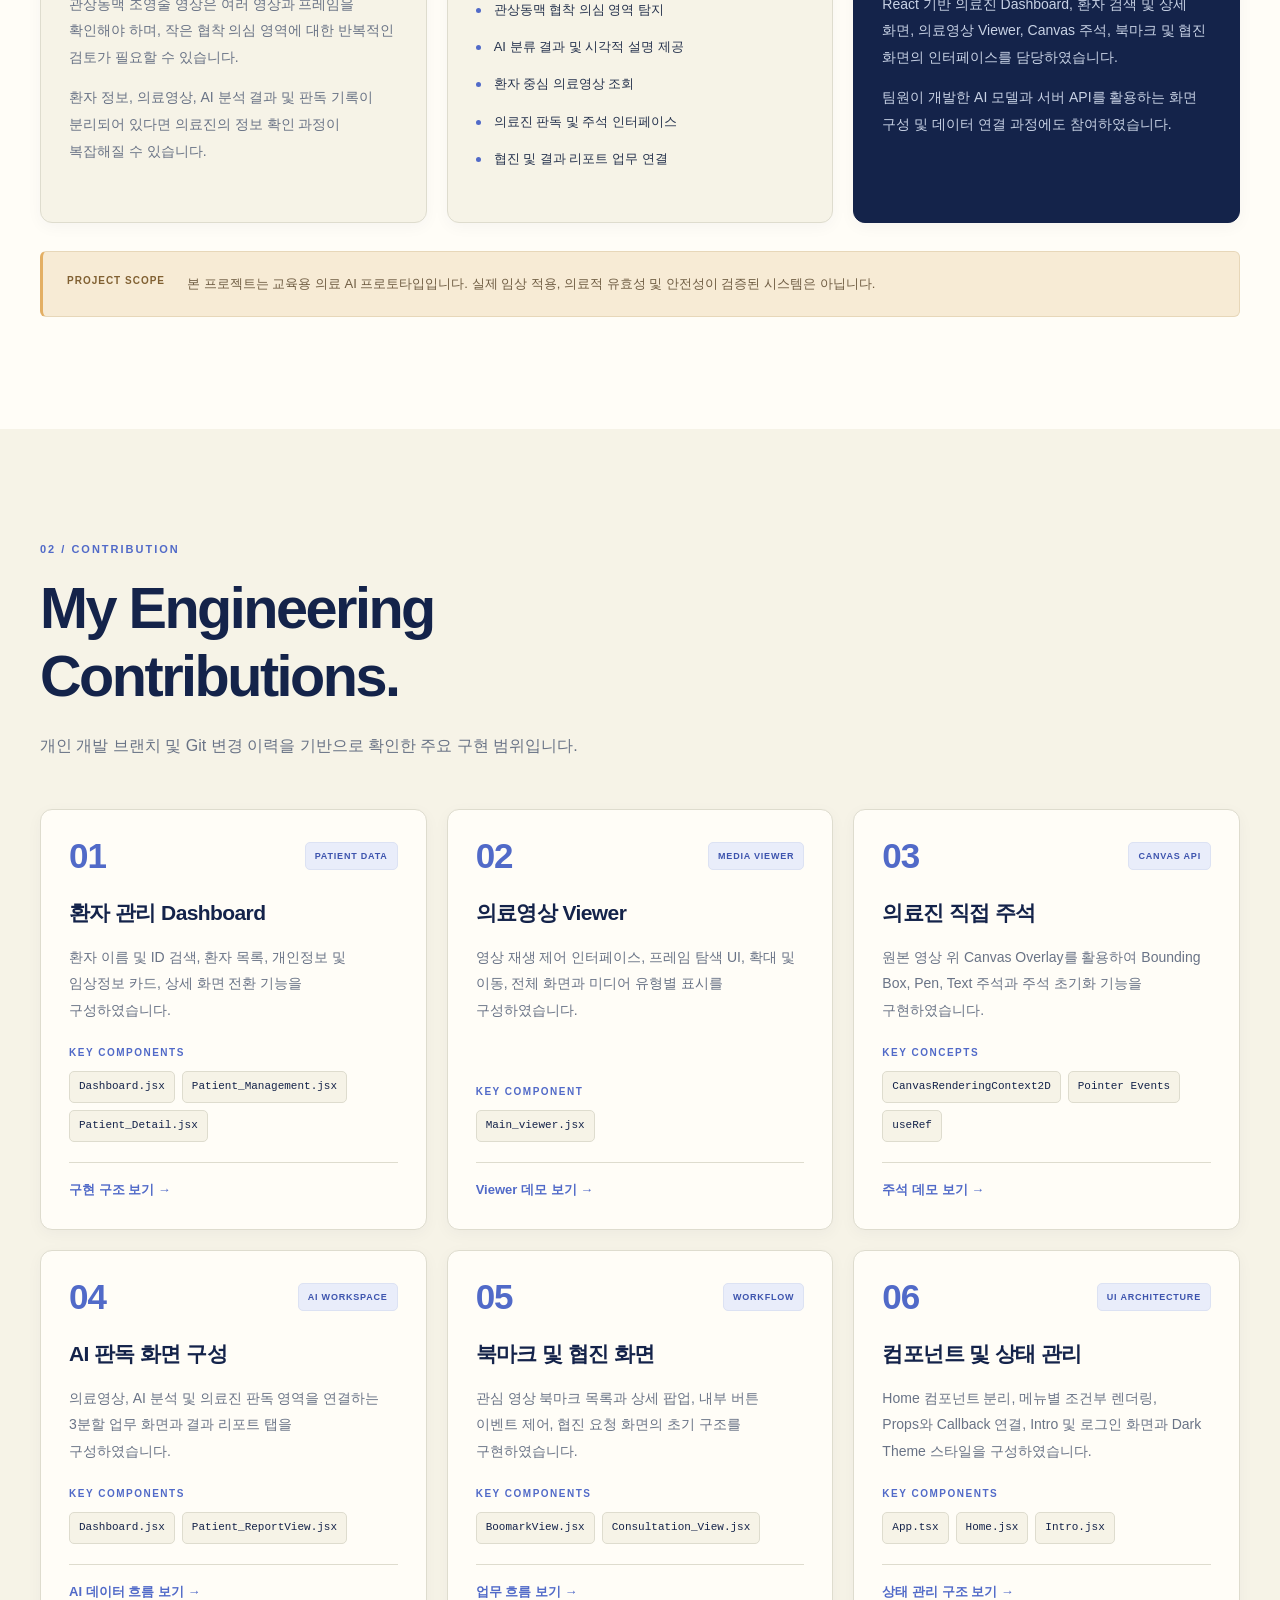
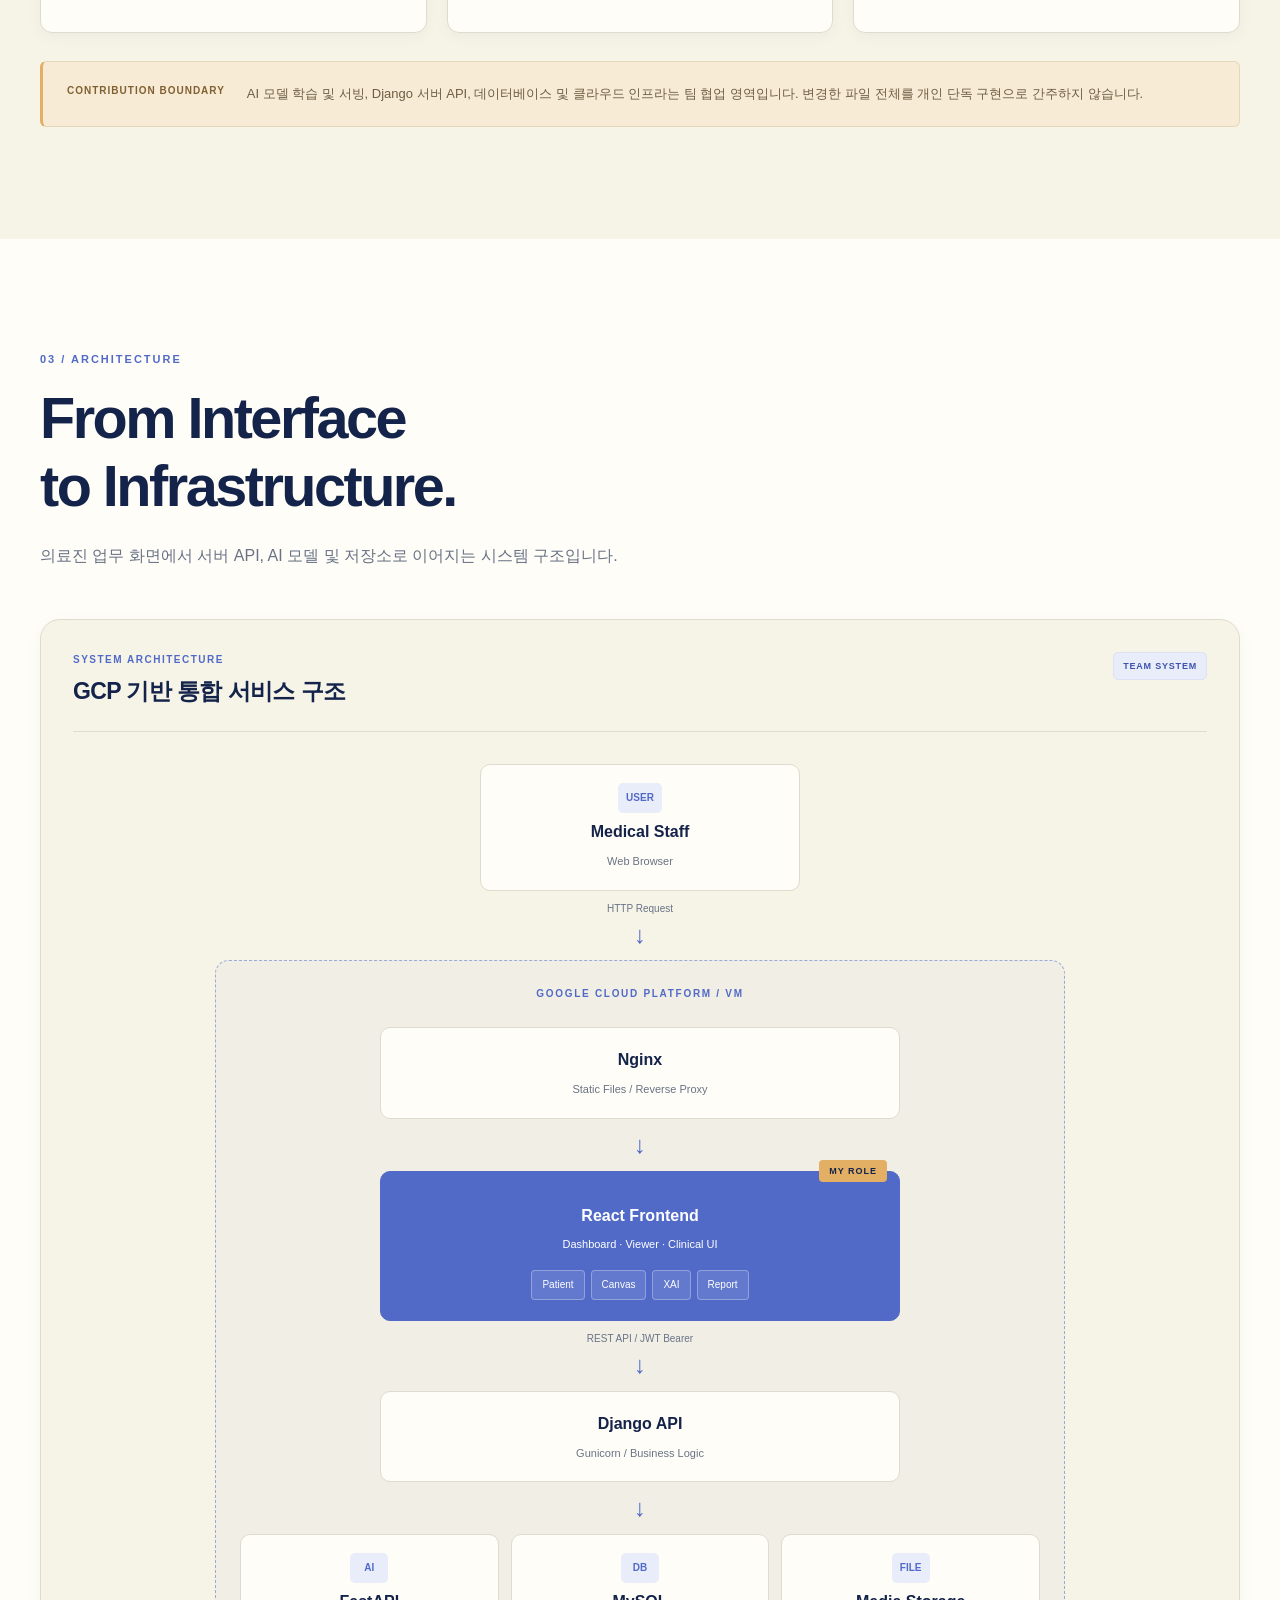
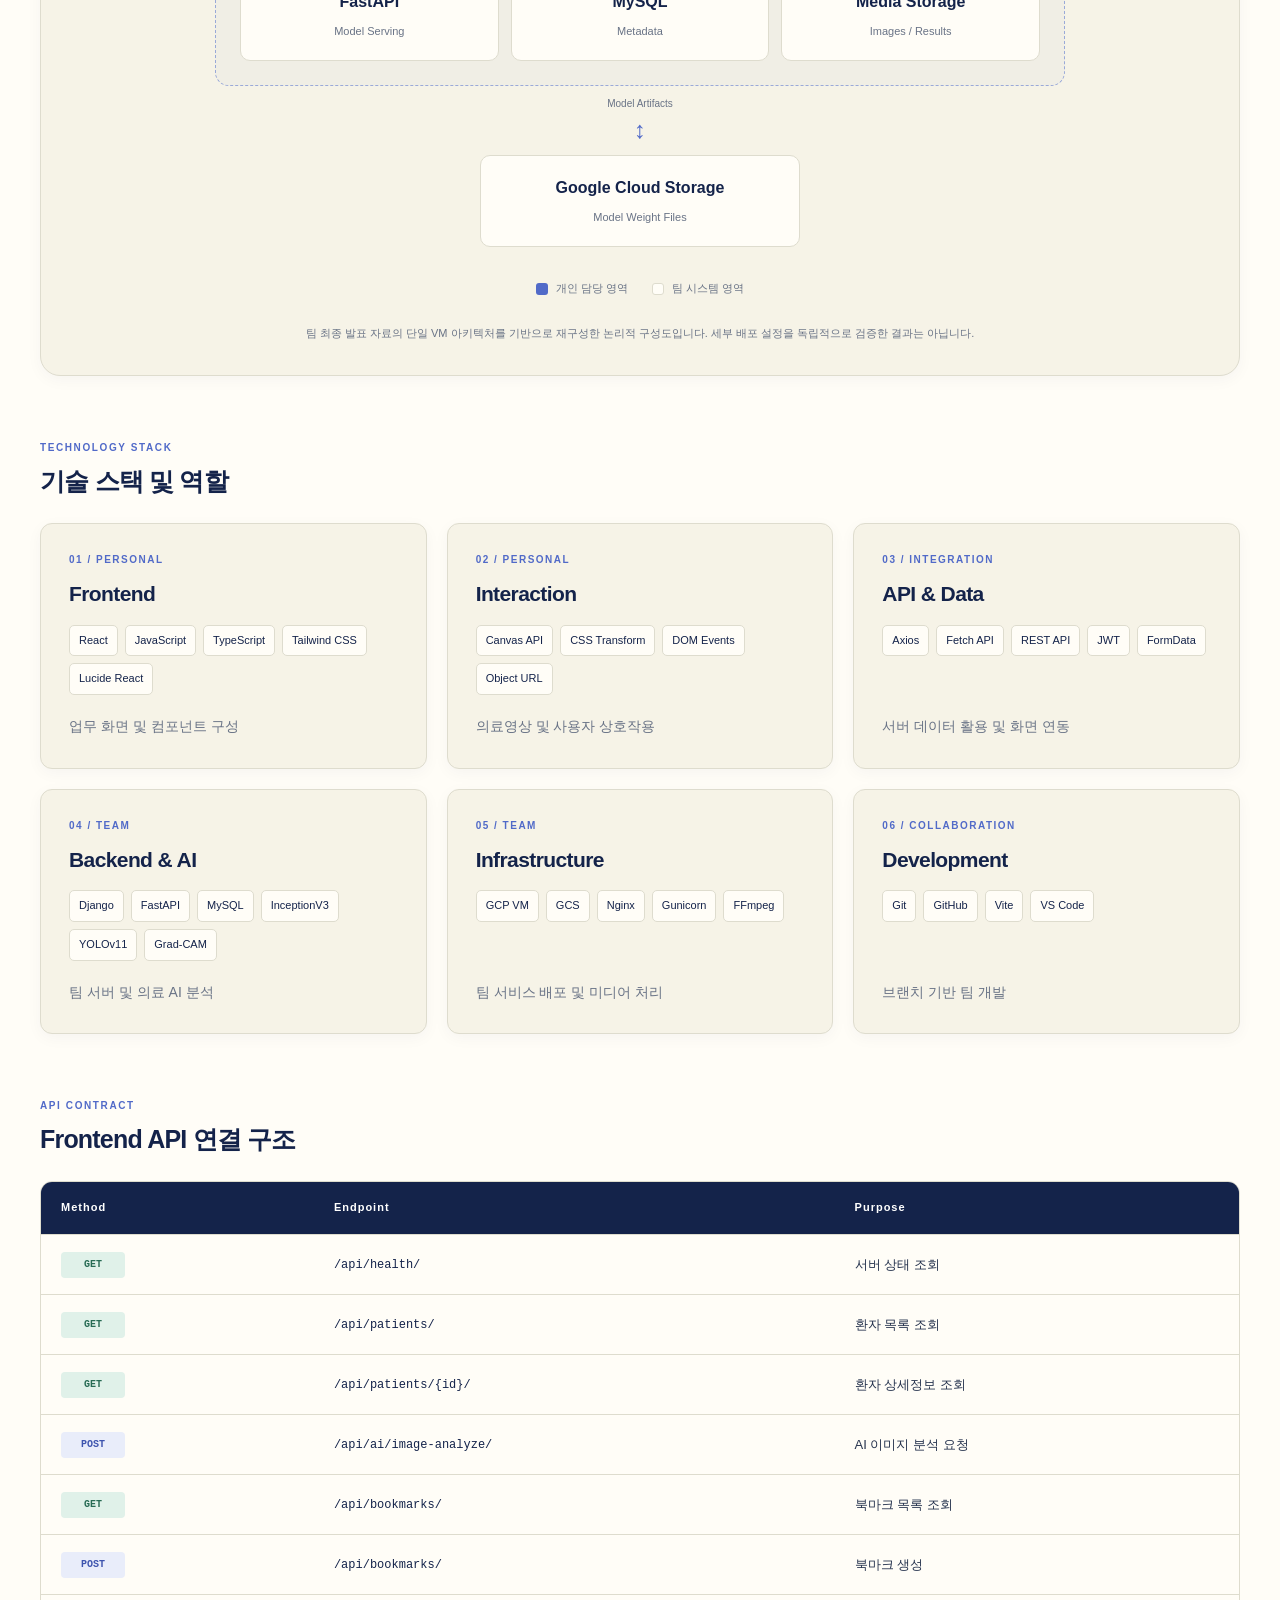
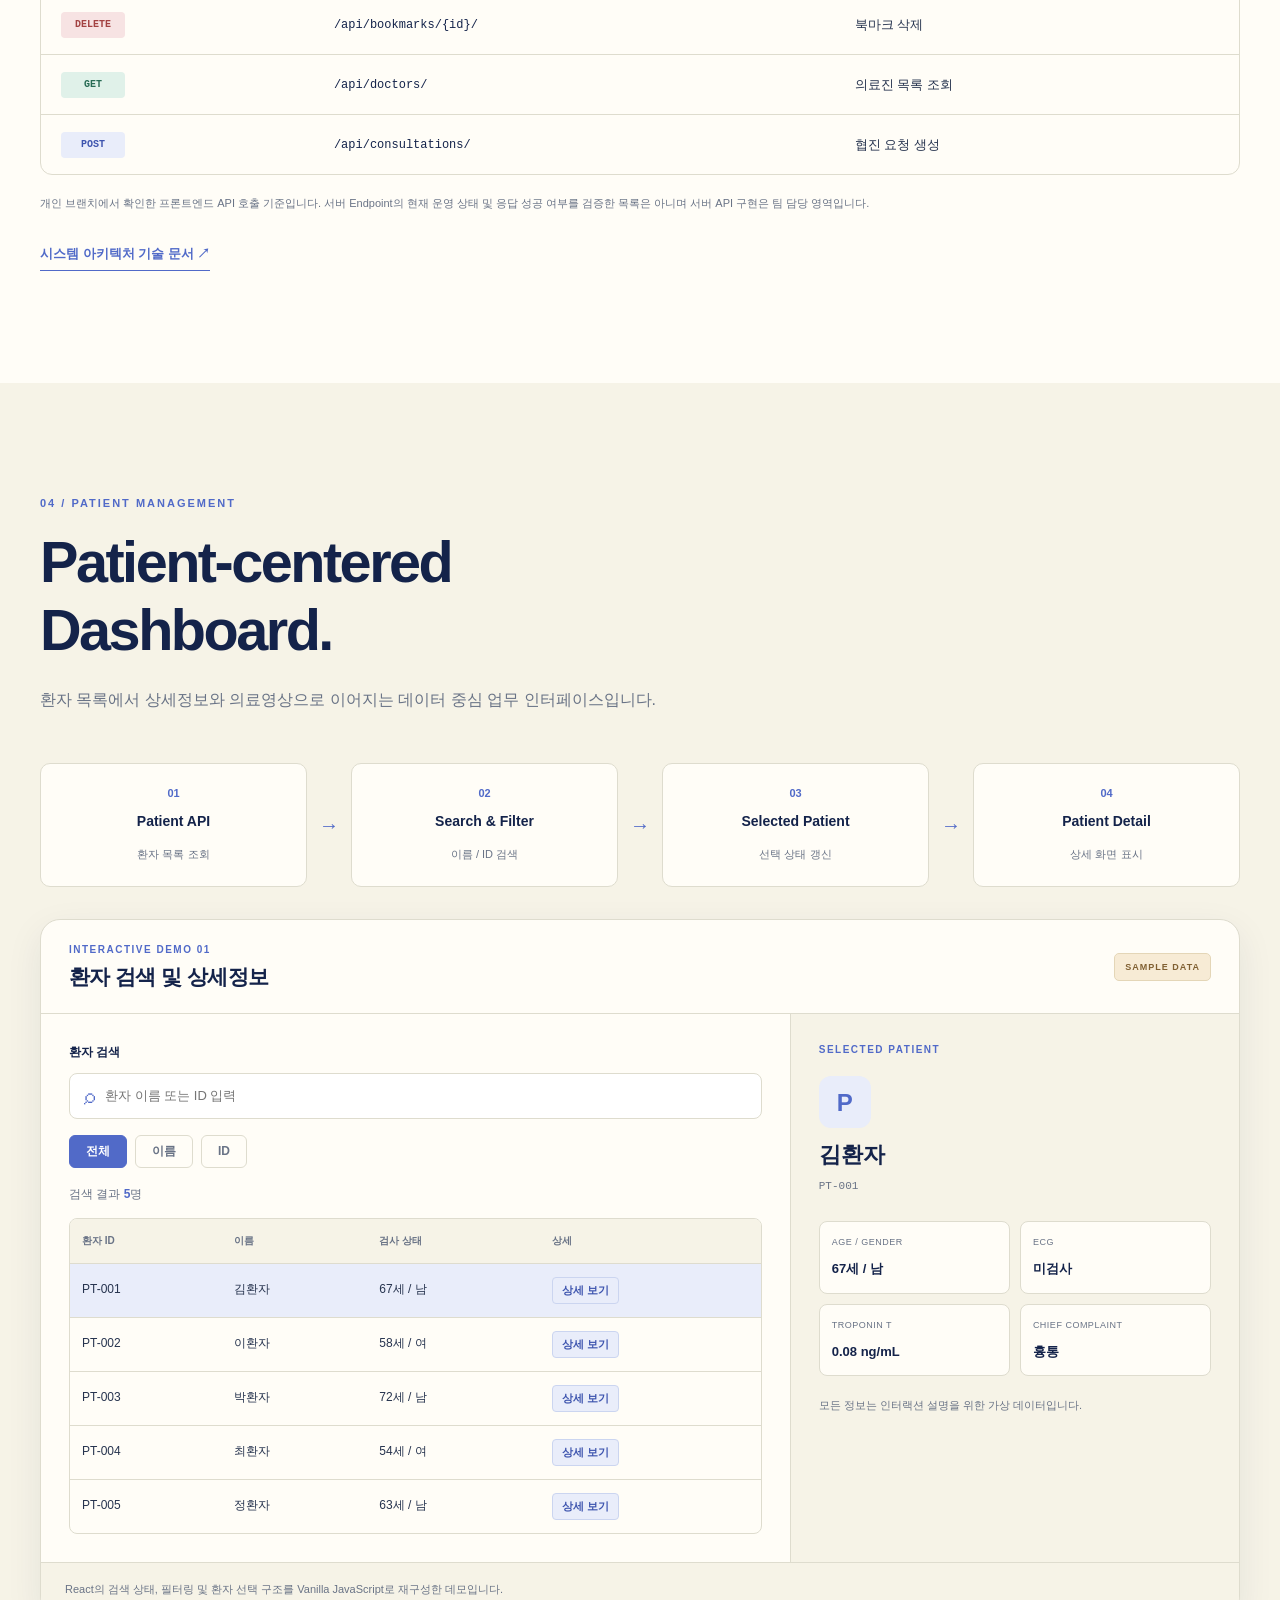
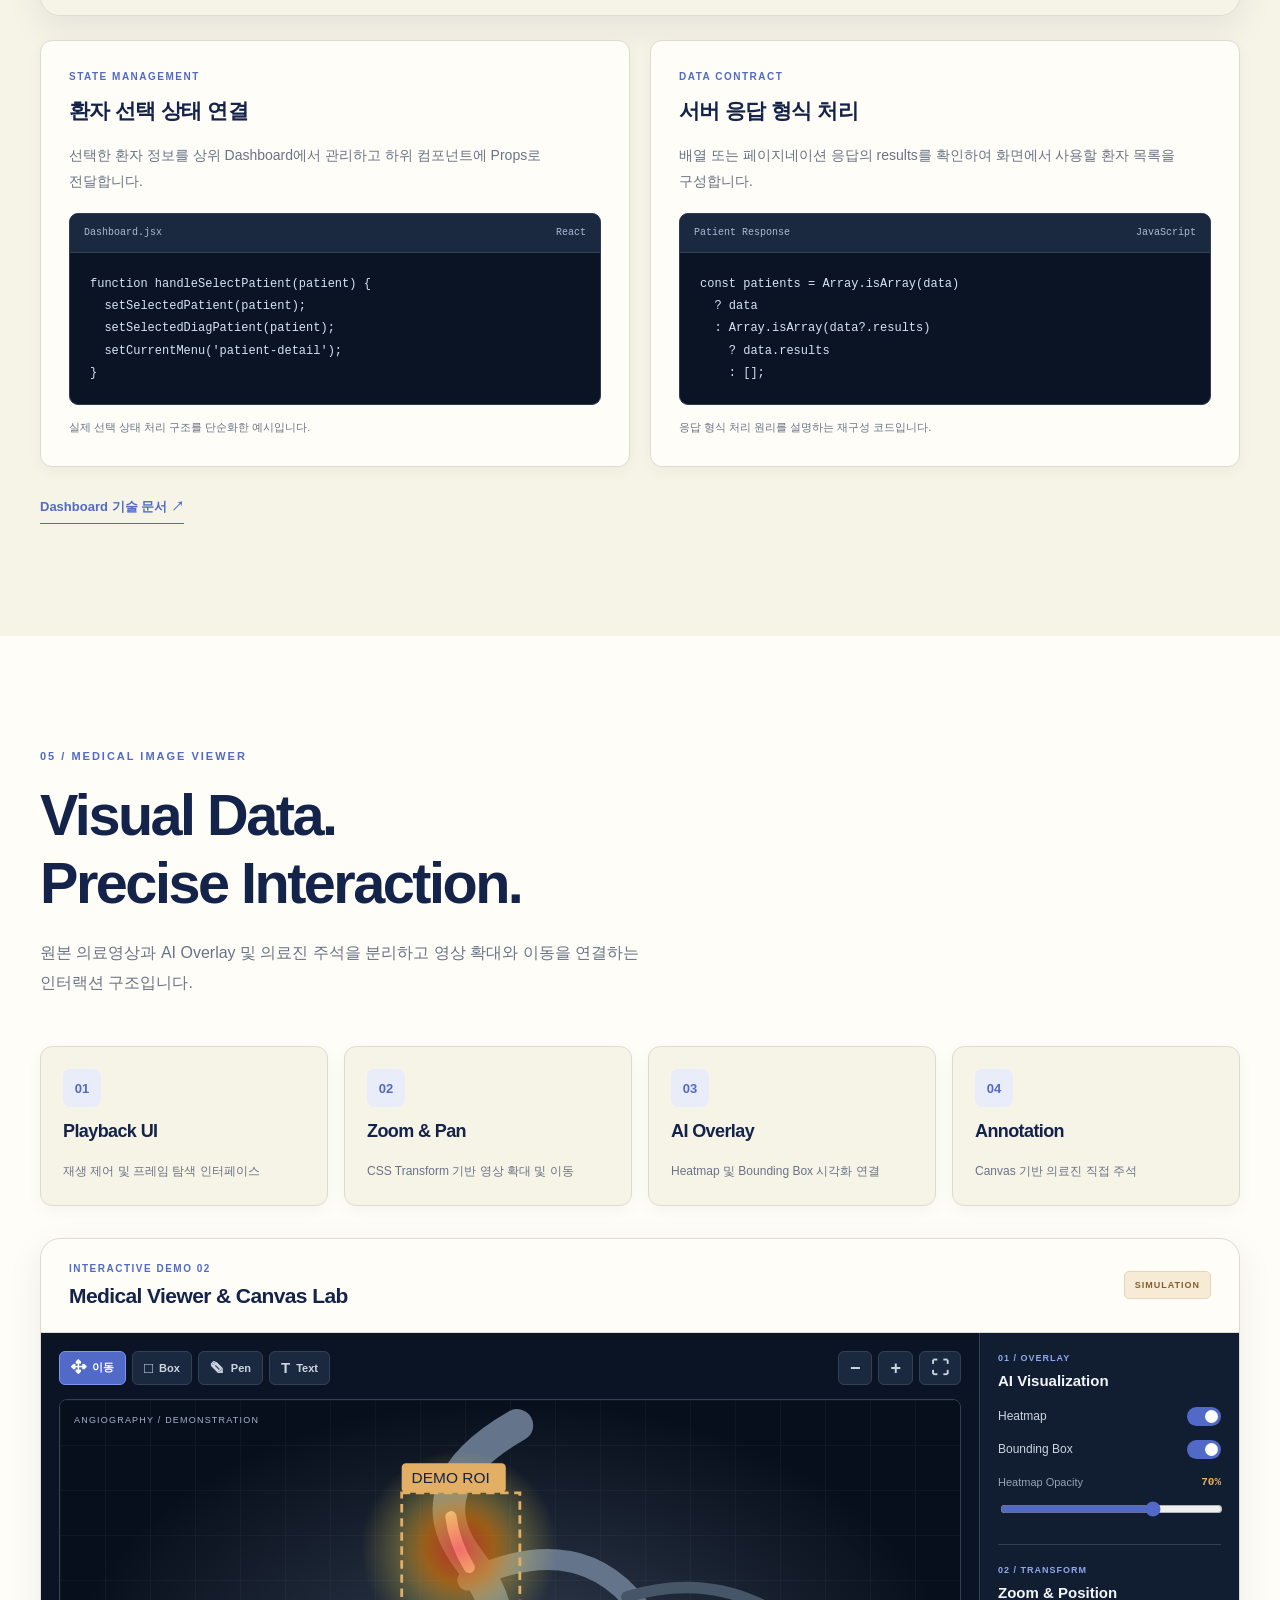
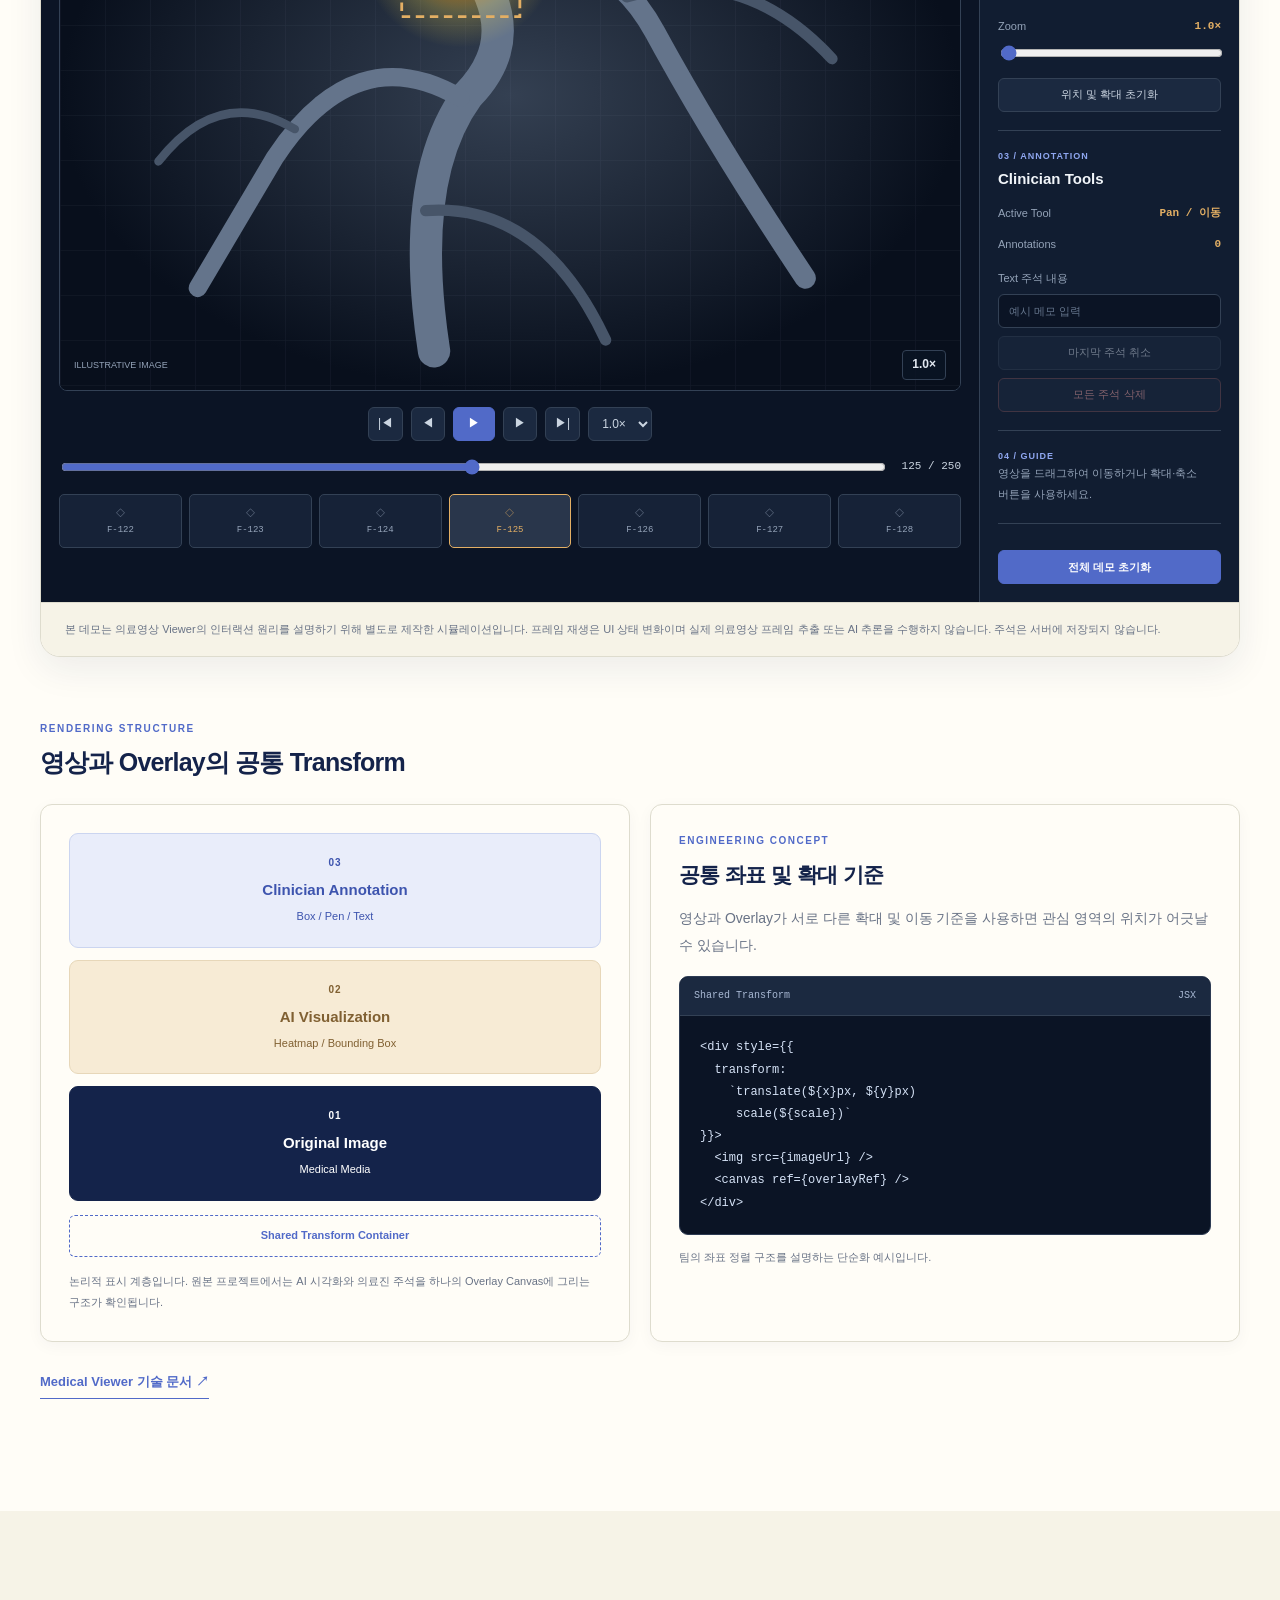
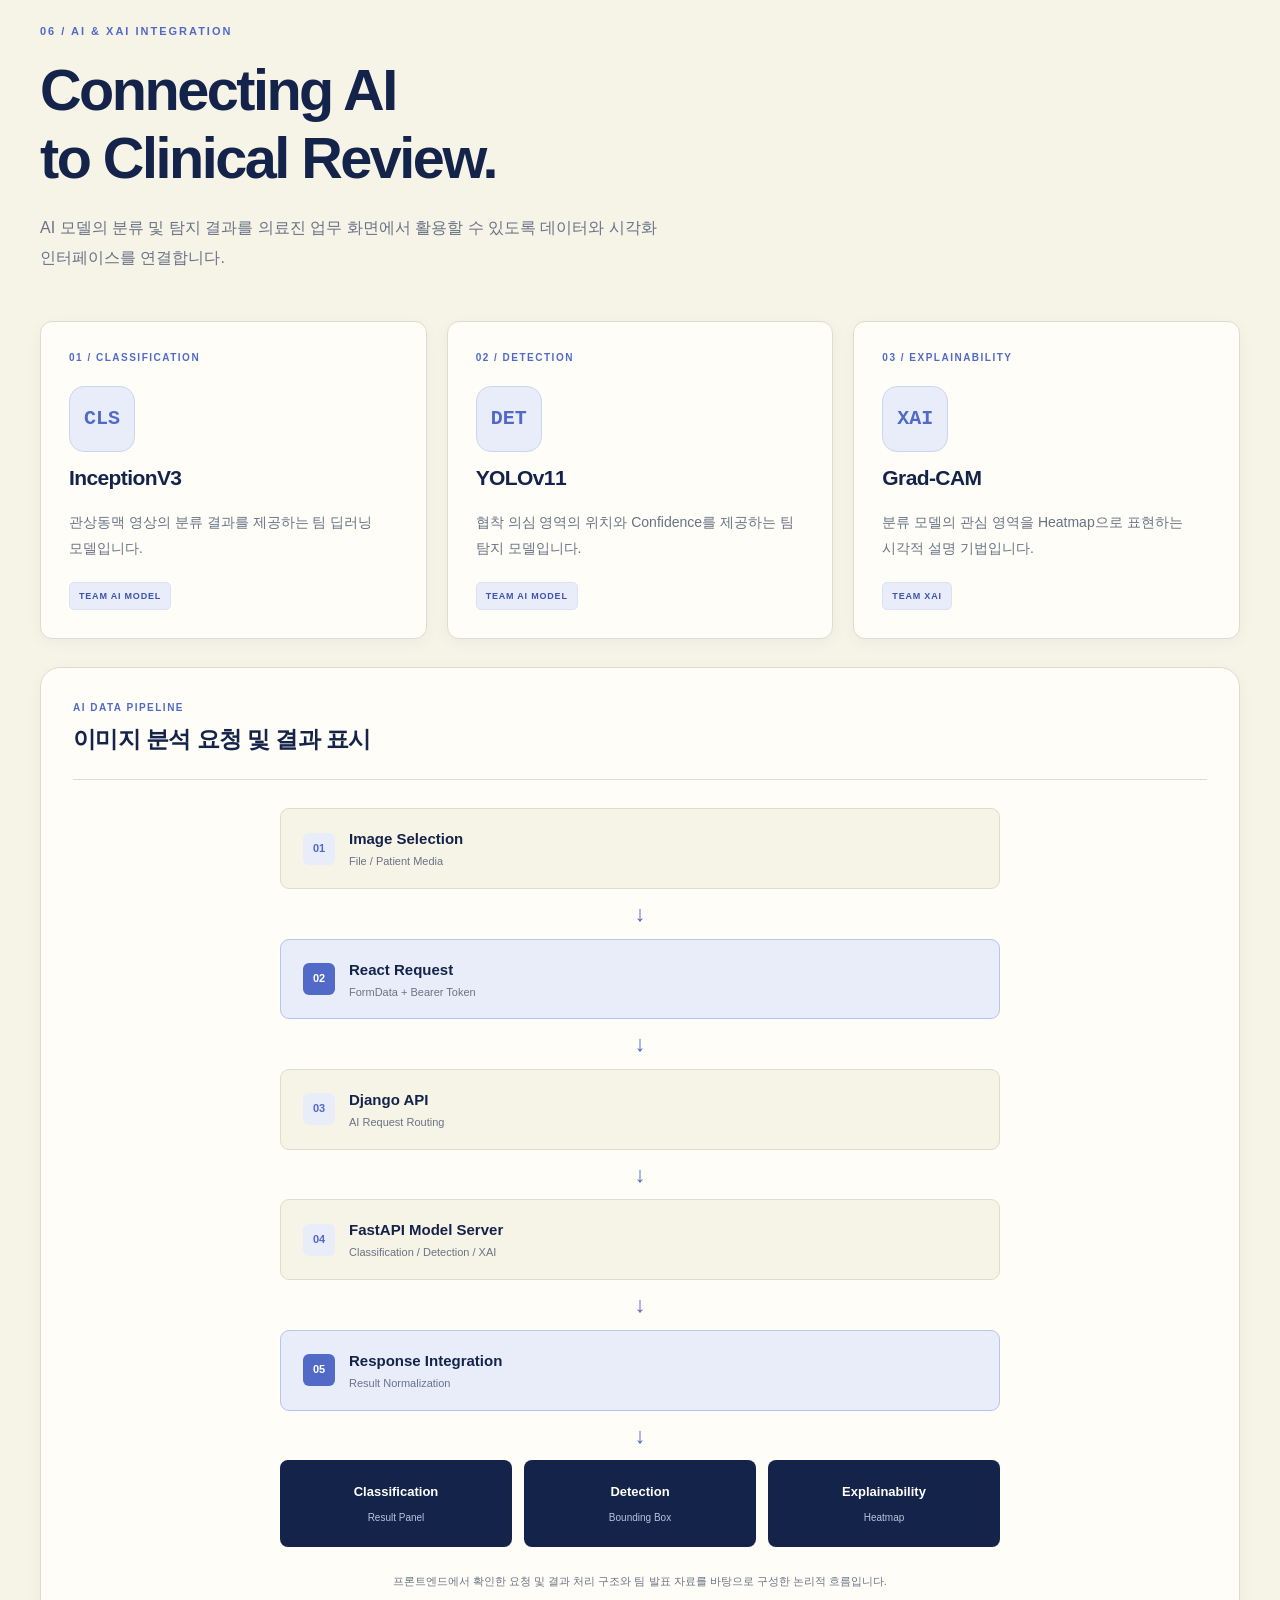
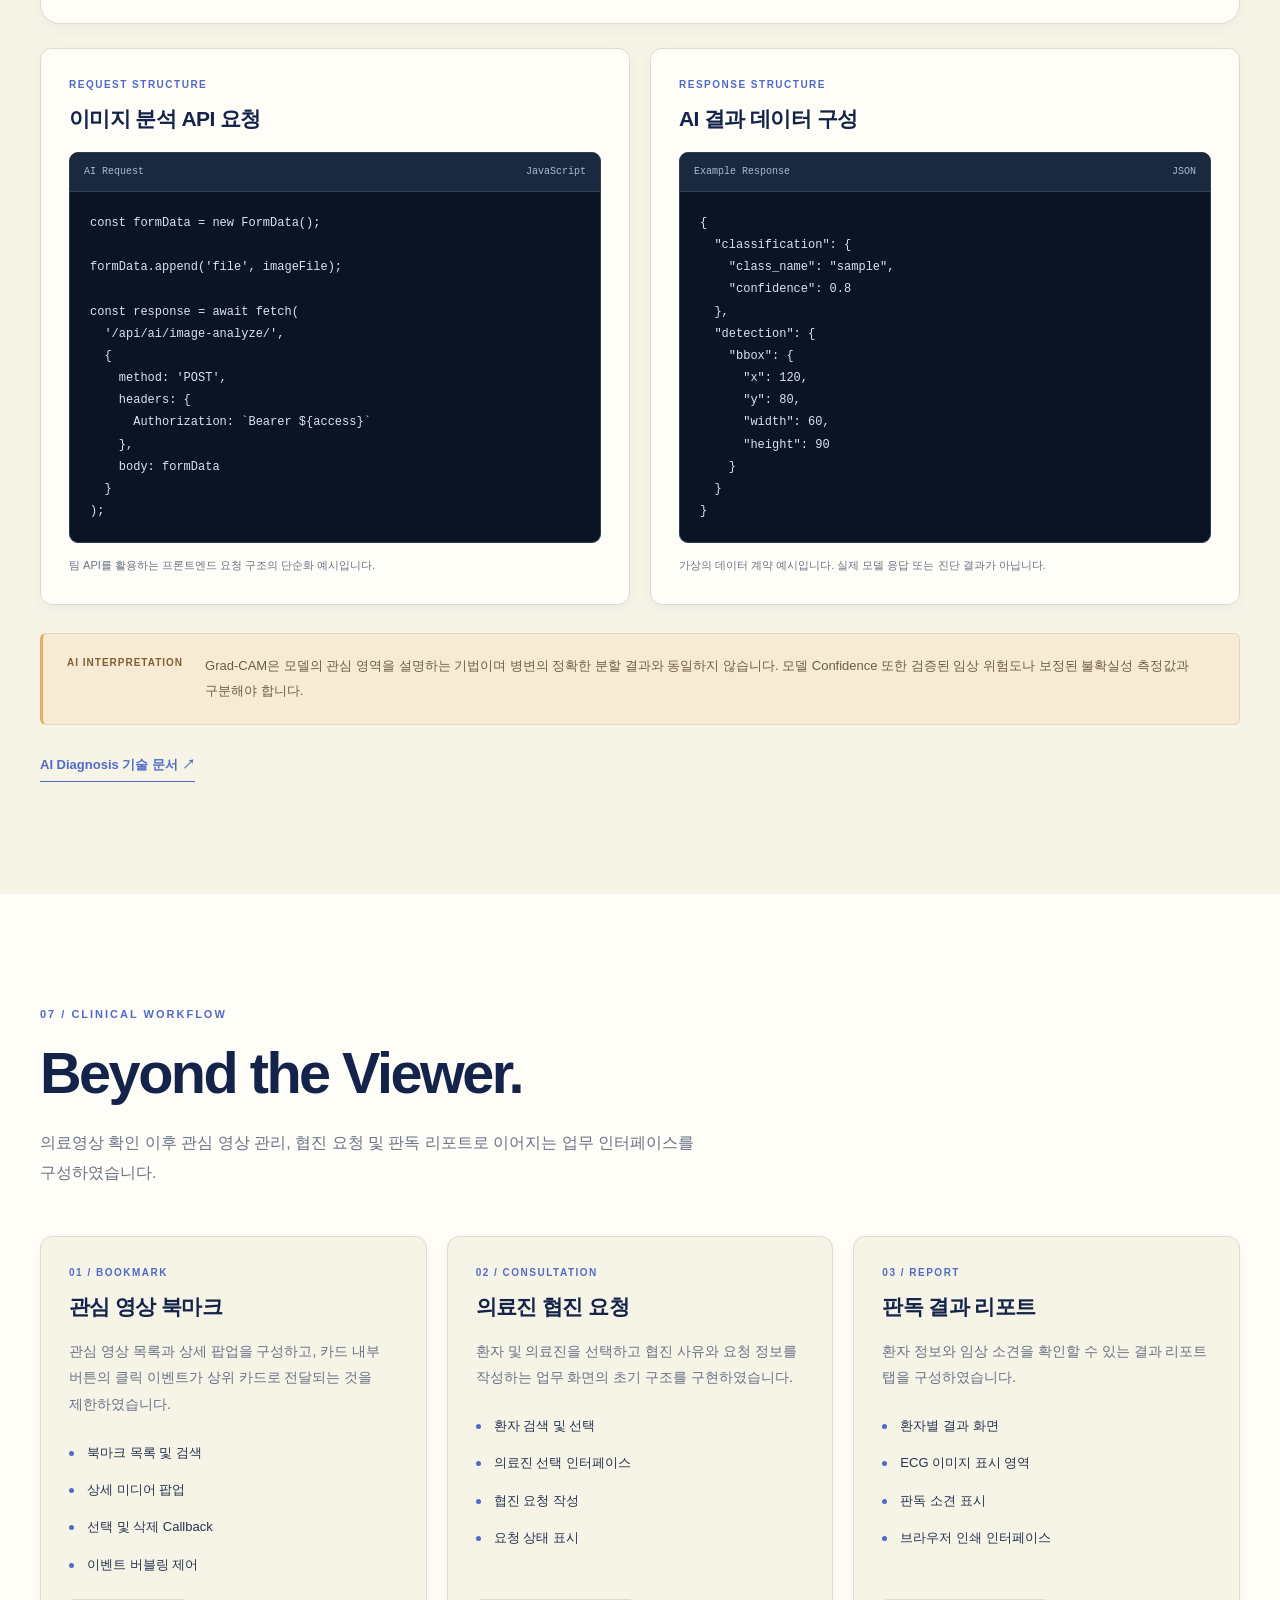
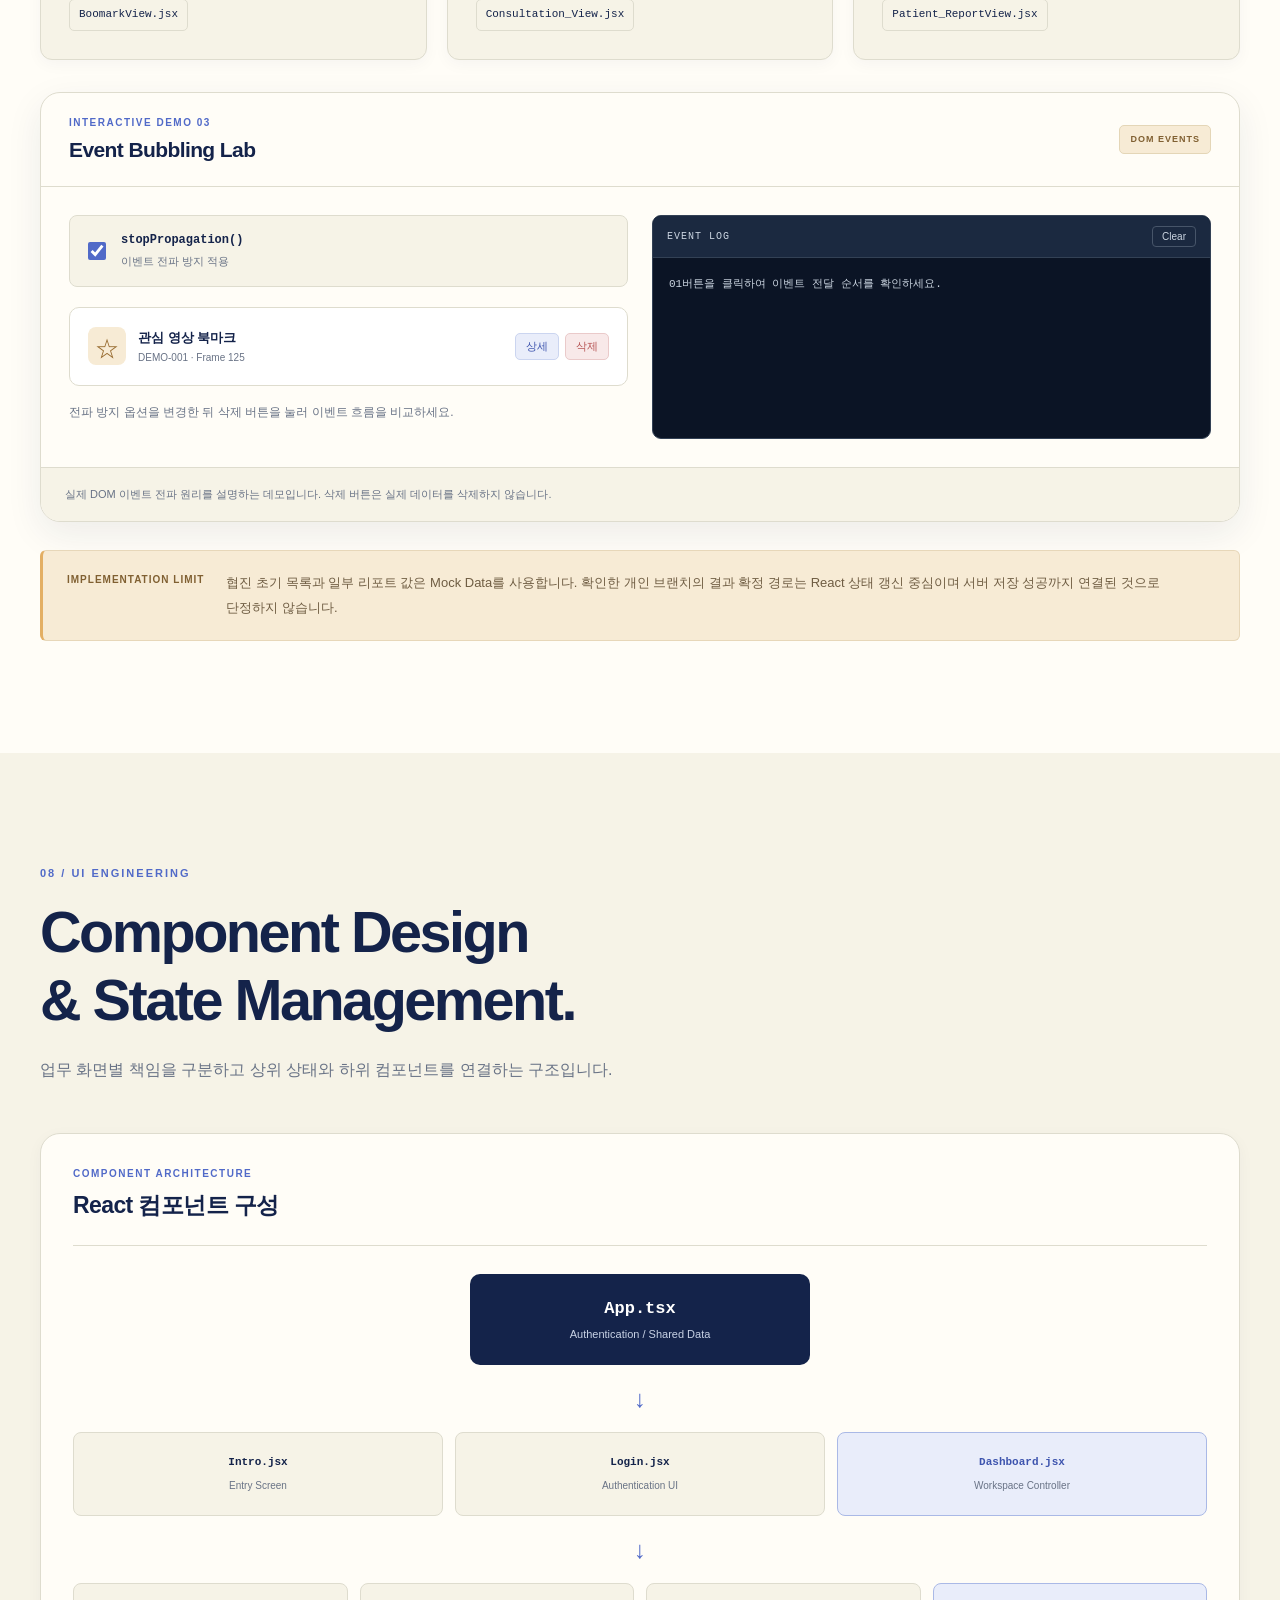
<file: projects/react-web/engineering.html>
<!DOCTYPE html>
<html lang="ko">
<head>
    <meta charset="UTF-8">
    <meta name="viewport" content="width=device-width, initial-scale=1.0">

    <title>ANGIO XAI | Engineering Portfolio</title>

    <meta name="description"
          content="딥러닝 기반 관상동맥 협착 탐지 및 XAI 판독 지원 시스템. React 기반 의료진 업무 화면, 의료영상 Viewer, Canvas 주석 및 API 연동 엔지니어링 포트폴리오.">

    <meta name="theme-color" content="#F6F3E7">

    <link rel="stylesheet" href="./style.css">
    <script src="./script.js" defer></script>
</head>

<body>

    <!-- ==================================================
         SCROLL PROGRESS
    =================================================== -->

    <div class="scroll-progress" id="scrollProgress"></div>

    <a class="skip-link" href="#mainContent">
        본문 바로가기
    </a>

    <!-- ==================================================
         HEADER
    =================================================== -->

    <header class="site-header" id="siteHeader">
        <div class="header-inner">

            <a class="brand" href="../../index.html">
                <span class="brand-symbol">Y.</span>

                <span class="brand-text">
                    <strong>ENGINEERING</strong>
                    <small>PORTFOLIO</small>
                </span>
            </a>

            <nav class="main-nav" id="mainNav"
                 aria-label="프로젝트 메뉴">

                <a href="#overview">Overview</a>
                <a href="#contributions">Contribution</a>
                <a href="#architecture">Architecture</a>
                <a href="#viewer">Viewer</a>
                <a href="#troubleshooting">Troubleshooting</a>
                <a href="#documentation">Docs</a>

            </nav>

            <a class="header-back" href="./index.html">
                <span>←</span>
                프로젝트 요약
            </a>

            <button class="menu-toggle"
                    id="menuToggle"
                    type="button"
                    aria-label="메뉴 열기"
                    aria-expanded="false"
                    aria-controls="mainNav">
                <span></span>
                <span></span>
                <span></span>
            </button>

        </div>
    </header>

    <main id="mainContent">

        <!-- ==================================================
             01. HERO
        =================================================== -->

        <section class="hero section" id="hero">

            <div class="container">

                <div class="hero-topline">
                    <span>ENGINEERING PORTFOLIO</span>
                    <span>PROJECT 03 / 04</span>
                </div>

                <div class="hero-grid">

                    <div class="hero-content">

                        <div class="eyebrow">
                            <span class="status-dot"></span>
                            MEDICAL AI · FRONTEND ENGINEERING
                        </div>

                        <div class="hero-project-number">
                            PROJECT 03
                        </div>

                        <h1>ANGIO<br><em>XAI.</em></h1>

                        <h2 class="hero-subtitle">
                            딥러닝 기반 관상동맥 협착 탐지<br>
                            및 XAI 판독 지원 시스템
                        </h2>

                        <p class="hero-description">
                            의료진이 환자 정보, 관상동맥 영상,
                            AI 분석 결과 및 판독 정보를 하나의
                            업무 화면에서 확인할 수 있도록 구성한
                            React 기반 의료 AI 프로젝트입니다.
                        </p>

                        <div class="hero-tags">
                            <span>React</span>
                            <span>Canvas API</span>
                            <span>JavaScript</span>
                            <span>TypeScript</span>
                            <span>REST API</span>
                            <span>Tailwind CSS</span>
                        </div>

                        <div class="hero-actions">

                            <a class="button button-primary"
                               href="#contributions">
                                개인 구현 내용
                                <span>↘</span>
                            </a>

                            <a class="button button-outline"
                               href="https://github.com/hyunkyung31/React_DL/tree/yuri"
                               target="_blank"
                               rel="noopener noreferrer">
                                GitHub
                                <span>↗</span>
                            </a>

                        </div>

                    </div>

                    <!-- Hero Workspace Illustration -->

                    <div class="hero-visual">

                        <div class="workspace-window">

                            <div class="window-header">

                                <div class="window-dots">
                                    <i></i>
                                    <i></i>
                                    <i></i>
                                </div>

                                <span>ANGIO / CLINICAL WORKSPACE</span>

                                <span class="window-label">DEMO</span>

                            </div>

                            <div class="workspace-body">

                                <aside class="workspace-sidebar">

                                    <div class="workspace-logo">A.</div>

                                    <div class="workspace-menu">
                                        <span>⌂</span>
                                        Home
                                    </div>

                                    <div class="workspace-menu">
                                        <span>▤</span>
                                        Patients
                                    </div>

                                    <div class="workspace-menu active">
                                        <span>◎</span>
                                        AI Viewer
                                    </div>

                                    <div class="workspace-menu">
                                        <span>◇</span>
                                        Consult
                                    </div>

                                    <div class="workspace-menu">
                                        <span>☆</span>
                                        Bookmark
                                    </div>

                                    <div class="workspace-menu">
                                        <span>▧</span>
                                        Report
                                    </div>

                                </aside>

                                <div class="workspace-main">

                                    <div class="workspace-patient">
                                        <div>
                                            <small>SELECTED PATIENT</small>
                                            <strong>DEMO-001</strong>
                                        </div>

                                        <span class="workspace-chip">
                                            Sample
                                        </span>
                                    </div>

                                    <div class="workspace-viewer">

                                        <div class="workspace-viewer-label">
                                            ANGIOGRAPHY VIEWER
                                        </div>

                                        <svg viewBox="0 0 360 290"
                                             class="hero-vessel"
                                             role="img"
                                             aria-label="관상동맥 영상과 AI 관심 영역을 설명하는 모식도">

                                            <defs>

                                                <radialGradient id="heroBackground">
                                                    <stop offset="0%"
                                                          stop-color="#334155"/>
                                                    <stop offset="100%"
                                                          stop-color="#0B1425"/>
                                                </radialGradient>

                                                <radialGradient id="heroHeatmap">
                                                    <stop offset="0%"
                                                          stop-color="#FF453A"
                                                          stop-opacity=".9"/>
                                                    <stop offset="40%"
                                                          stop-color="#FFB340"
                                                          stop-opacity=".65"/>
                                                    <stop offset="100%"
                                                          stop-color="#FFB340"
                                                          stop-opacity="0"/>
                                                </radialGradient>

                                            </defs>

                                            <rect width="360"
                                                  height="290"
                                                  fill="url(#heroBackground)"/>

                                            <g fill="none"
                                               stroke-linecap="round"
                                               stroke-linejoin="round">

                                                <path d="M185 15 Q143 43 163 79 T164 145 Q140 182 150 265"
                                                      stroke="#64748B"
                                                      stroke-width="17"/>

                                                <path d="M164 90 Q214 60 239 110 T304 229"
                                                      stroke="#64748B"
                                                      stroke-width="11"/>

                                                <path d="M160 146 Q111 116 83 171 L48 233"
                                                      stroke="#64748B"
                                                      stroke-width="10"/>

                                                <path d="M228 95 Q275 79 311 128"
                                                      stroke="#475569"
                                                      stroke-width="6"/>

                                                <path d="M148 195 Q198 197 224 259"
                                                      stroke="#475569"
                                                      stroke-width="6"/>

                                                <path d="M153 60 Q156 73 164 87"
                                                      stroke="#D6DFEB"
                                                      stroke-width="6"/>

                                            </g>

                                            <circle cx="158"
                                                    cy="76"
                                                    r="43"
                                                    fill="url(#heroHeatmap)"/>

                                            <rect x="130"
                                                  y="47"
                                                  width="57"
                                                  height="60"
                                                  fill="none"
                                                  stroke="#E3AF64"
                                                  stroke-width="1.8"
                                                  stroke-dasharray="5 3"/>

                                            <text x="130"
                                                  y="39"
                                                  font-size="10"
                                                  fill="#E3AF64">
                                                AI ROI
                                            </text>

                                            <rect x="202"
                                                  y="125"
                                                  width="48"
                                                  height="47"
                                                  fill="none"
                                                  stroke="#7DD3FC"
                                                  stroke-width="1.5"/>

                                            <text x="202"
                                                  y="119"
                                                  font-size="9"
                                                  fill="#7DD3FC">
                                                Annotation
                                            </text>

                                            <text x="12"
                                                  y="278"
                                                  font-size="9"
                                                  fill="#94A3B8">
                                                ILLUSTRATIVE IMAGE
                                            </text>

                                        </svg>

                                    </div>

                                    <div class="workspace-playback">
                                        <span>◀</span>
                                        <span>▶</span>
                                        <span>0.5×</span>

                                        <div class="mini-progress">
                                            <i></i>
                                        </div>

                                        <span>125 / 250</span>
                                    </div>

                                </div>

                                <aside class="workspace-analysis">

                                    <div class="workspace-panel">

                                        <small>01 / AI RESULT</small>

                                        <h4>Classification</h4>

                                        <div class="mini-result">
                                            <span>Sample class A</span>
                                            <span>80%</span>
                                        </div>

                                        <div class="mini-bar">
                                            <i style="width:80%"></i>
                                        </div>

                                        <div class="mini-result">
                                            <span>Sample class B</span>
                                            <span>20%</span>
                                        </div>

                                        <div class="mini-bar">
                                            <i style="width:20%"></i>
                                        </div>

                                    </div>

                                    <div class="workspace-panel">

                                        <small>02 / XAI CONTROL</small>

                                        <div class="mini-toggle-row">
                                            Heatmap
                                            <i class="mini-toggle"></i>
                                        </div>

                                        <div class="mini-toggle-row">
                                            Bounding Box
                                            <i class="mini-toggle"></i>
                                        </div>

                                        <div class="mini-result">
                                            Opacity
                                            <span>70%</span>
                                        </div>

                                        <div class="mini-bar gold">
                                            <i style="width:70%"></i>
                                        </div>

                                    </div>

                                    <div class="workspace-panel">

                                        <small>03 / REVIEW</small>

                                        <div class="mini-check">☑ LAD</div>
                                        <div class="mini-check">□ RCA</div>
                                        <div class="mini-check">□ LCX</div>

                                        <div class="mini-button">
                                            Review Report
                                        </div>

                                    </div>

                                </aside>

                            </div>

                            <div class="window-footer">
                                <span>● UI CONCEPT</span>
                                <span>REACT / CANVAS / REST API</span>
                            </div>

                        </div>

                        <p class="visual-caption">
                            의료진 업무 화면을 재구성한 모식도입니다.
                            실제 환자 정보 및 AI 분석 결과가 아닙니다.
                        </p>

                    </div>

                </div>

                <!-- Hero Metrics -->

                <div class="hero-metrics">

                    <div class="metric">
                        <span class="metric-label">TEAM SIZE</span>
                        <strong>5<small>명</small></strong>
                        <p>의료 AI 팀 프로젝트</p>
                    </div>

                    <div class="metric">
                        <span class="metric-label">DEVELOPMENT</span>
                        <strong>3<small>일</small></strong>
                        <p>개인 개발 기간</p>
                    </div>

                    <div class="metric">
                        <span class="metric-label">GIT COMMITS</span>
                        <strong>14<small>개</small></strong>
                        <p>개인 Non-merge Commit</p>
                    </div>

                    <div class="metric">
                        <span class="metric-label">ROLE</span>
                        <strong class="metric-role">Frontend</strong>
                        <p>의료진 업무 화면 개발</p>
                    </div>

                </div>

                <div class="hero-footer">
                    <span>FINAL PRESENTATION — 2026.07.28</span>
                    <a href="#overview">SCROLL TO EXPLORE ↓</a>
                </div>

            </div>

        </section>

        <!-- ==================================================
             02. OVERVIEW
        =================================================== -->

        <section class="section overview-section" id="overview">

            <div class="container">

                <div class="section-heading reveal">

                    <div class="section-index">01 / OVERVIEW</div>

                    <h2>의료영상 판독을 위한<br>통합 업무 환경</h2>

                    <p>
                        환자 정보와 의료영상, AI 분석 결과를
                        하나의 의료진 중심 업무 흐름으로 연결합니다.
                    </p>

                </div>

                <div class="overview-grid">

                    <article class="content-card reveal">

                        <span class="card-kicker">BACKGROUND</span>

                        <h3>개발 배경</h3>

                        <p>
                            관상동맥 조영술 영상은 여러 영상과
                            프레임을 확인해야 하며, 작은 협착 의심
                            영역에 대한 반복적인 검토가 필요할 수 있습니다.
                        </p>

                        <p>
                            환자 정보, 의료영상, AI 분석 결과 및
                            판독 기록이 분리되어 있다면 의료진의
                            정보 확인 과정이 복잡해질 수 있습니다.
                        </p>

                    </article>

                    <article class="content-card reveal">

                        <span class="card-kicker">OBJECTIVE</span>

                        <h3>프로젝트 목표</h3>

                        <ul class="feature-list">
                            <li>관상동맥 협착 의심 영역 탐지</li>
                            <li>AI 분류 결과 및 시각적 설명 제공</li>
                            <li>환자 중심 의료영상 조회</li>
                            <li>의료진 판독 및 주석 인터페이스</li>
                            <li>협진 및 결과 리포트 업무 연결</li>
                        </ul>

                    </article>

                    <article class="content-card accent-card reveal">

                        <span class="card-kicker">MY ROLE</span>

                        <h3>개인 개발 범위</h3>

                        <p>
                            React 기반 의료진 Dashboard,
                            환자 검색 및 상세 화면, 의료영상 Viewer,
                            Canvas 주석, 북마크 및 협진 화면의
                            인터페이스를 담당하였습니다.
                        </p>

                        <p>
                            팀원이 개발한 AI 모델과 서버 API를
                            활용하는 화면 구성 및 데이터 연결
                            과정에도 참여하였습니다.
                        </p>

                    </article>

                </div>

                <div class="scope-note reveal">

                    <span class="note-label">PROJECT SCOPE</span>

                    <p>
                        본 프로젝트는 교육용 의료 AI 프로토타입입니다.
                        실제 임상 적용, 의료적 유효성 및 안전성이
                        검증된 시스템은 아닙니다.
                    </p>

                </div>

            </div>

        </section>

        <!-- ==================================================
             03. CONTRIBUTIONS
        =================================================== -->

        <section class="section contributions-section"
                 id="contributions">

            <div class="container">

                <div class="section-heading reveal">

                    <div class="section-index">02 / CONTRIBUTION</div>

                    <h2>My Engineering<br>Contributions.</h2>

                    <p>
                        개인 개발 브랜치 및 Git 변경 이력을
                        기반으로 확인한 주요 구현 범위입니다.
                    </p>

                </div>

                <div class="contribution-grid">

                    <article class="contribution-card reveal">

                        <div class="contribution-top">
                            <span class="contribution-number">01</span>
                            <span class="category-label">PATIENT DATA</span>
                        </div>

                        <h3>환자 관리 Dashboard</h3>

                        <p>
                            환자 이름 및 ID 검색, 환자 목록,
                            개인정보 및 임상정보 카드,
                            상세 화면 전환 기능을 구성하였습니다.
                        </p>

                        <div class="code-label">KEY COMPONENTS</div>

                        <div class="file-tags">
                            <code>Dashboard.jsx</code>
                            <code>Patient_Management.jsx</code>
                            <code>Patient_Detail.jsx</code>
                        </div>

                        <a class="text-link" href="#dashboard">
                            구현 구조 보기 →
                        </a>

                    </article>

                    <article class="contribution-card reveal">

                        <div class="contribution-top">
                            <span class="contribution-number">02</span>
                            <span class="category-label">MEDIA VIEWER</span>
                        </div>

                        <h3>의료영상 Viewer</h3>

                        <p>
                            영상 재생 제어 인터페이스,
                            프레임 탐색 UI, 확대 및 이동,
                            전체 화면과 미디어 유형별 표시를 구성하였습니다.
                        </p>

                        <div class="code-label">KEY COMPONENT</div>

                        <div class="file-tags">
                            <code>Main_viewer.jsx</code>
                        </div>

                        <a class="text-link" href="#viewer">
                            Viewer 데모 보기 →
                        </a>

                    </article>

                    <article class="contribution-card reveal">

                        <div class="contribution-top">
                            <span class="contribution-number">03</span>
                            <span class="category-label">CANVAS API</span>
                        </div>

                        <h3>의료진 직접 주석</h3>

                        <p>
                            원본 영상 위 Canvas Overlay를 활용하여
                            Bounding Box, Pen, Text 주석과
                            주석 초기화 기능을 구현하였습니다.
                        </p>

                        <div class="code-label">KEY CONCEPTS</div>

                        <div class="file-tags">
                            <code>CanvasRenderingContext2D</code>
                            <code>Pointer Events</code>
                            <code>useRef</code>
                        </div>

                        <a class="text-link" href="#annotation">
                            주석 데모 보기 →
                        </a>

                    </article>

                    <article class="contribution-card reveal">

                        <div class="contribution-top">
                            <span class="contribution-number">04</span>
                            <span class="category-label">AI WORKSPACE</span>
                        </div>

                        <h3>AI 판독 화면 구성</h3>

                        <p>
                            의료영상, AI 분석 및 의료진 판독
                            영역을 연결하는 3분할 업무 화면과
                            결과 리포트 탭을 구성하였습니다.
                        </p>

                        <div class="code-label">KEY COMPONENTS</div>

                        <div class="file-tags">
                            <code>Dashboard.jsx</code>
                            <code>Patient_ReportView.jsx</code>
                        </div>

                        <a class="text-link" href="#ai-diagnosis">
                            AI 데이터 흐름 보기 →
                        </a>

                    </article>

                    <article class="contribution-card reveal">

                        <div class="contribution-top">
                            <span class="contribution-number">05</span>
                            <span class="category-label">WORKFLOW</span>
                        </div>

                        <h3>북마크 및 협진 화면</h3>

                        <p>
                            관심 영상 북마크 목록과 상세 팝업,
                            내부 버튼 이벤트 제어,
                            협진 요청 화면의 초기 구조를 구현하였습니다.
                        </p>

                        <div class="code-label">KEY COMPONENTS</div>

                        <div class="file-tags">
                            <code>BoomarkView.jsx</code>
                            <code>Consultation_View.jsx</code>
                        </div>

                        <a class="text-link" href="#workflow">
                            업무 흐름 보기 →
                        </a>

                    </article>

                    <article class="contribution-card reveal">

                        <div class="contribution-top">
                            <span class="contribution-number">06</span>
                            <span class="category-label">UI ARCHITECTURE</span>
                        </div>

                        <h3>컴포넌트 및 상태 관리</h3>

                        <p>
                            Home 컴포넌트 분리, 메뉴별 조건부 렌더링,
                            Props와 Callback 연결, Intro 및 로그인
                            화면과 Dark Theme 스타일을 구성하였습니다.
                        </p>

                        <div class="code-label">KEY COMPONENTS</div>

                        <div class="file-tags">
                            <code>App.tsx</code>
                            <code>Home.jsx</code>
                            <code>Intro.jsx</code>
                        </div>

                        <a class="text-link" href="#ui-engineering">
                            상태 관리 구조 보기 →
                        </a>

                    </article>

                </div>

                <div class="scope-note reveal">

                    <span class="note-label">CONTRIBUTION BOUNDARY</span>

                    <p>
                        AI 모델 학습 및 서빙, Django 서버 API,
                        데이터베이스 및 클라우드 인프라는
                        팀 협업 영역입니다. 변경한 파일 전체를
                        개인 단독 구현으로 간주하지 않습니다.
                    </p>

                </div>

            </div>

        </section>

        <!-- ==================================================
             04. ARCHITECTURE
        =================================================== -->

        <section class="section architecture-section"
                 id="architecture">

            <div class="container">

                <div class="section-heading reveal">

                    <div class="section-index">03 / ARCHITECTURE</div>

                    <h2>From Interface<br>to Infrastructure.</h2>

                    <p>
                        의료진 업무 화면에서 서버 API,
                        AI 모델 및 저장소로 이어지는 시스템 구조입니다.
                    </p>

                </div>

                <div class="architecture-board reveal">

                    <div class="board-header">
                        <div>
                            <span class="card-kicker">
                                SYSTEM ARCHITECTURE
                            </span>
                            <h3>GCP 기반 통합 서비스 구조</h3>
                        </div>

                        <span class="category-label">TEAM SYSTEM</span>
                    </div>

                    <div class="architecture-diagram">

                        <div class="arch-node user-node">
                            <span class="arch-icon">USER</span>
                            <strong>Medical Staff</strong>
                            <small>Web Browser</small>
                        </div>

                        <div class="arch-connector">
                            <span>HTTP Request</span>
                            <i>↓</i>
                        </div>

                        <div class="cloud-boundary">

                            <div class="cloud-label">
                                GOOGLE CLOUD PLATFORM / VM
                            </div>

                            <div class="arch-node nginx-node">
                                <strong>Nginx</strong>
                                <small>Static Files / Reverse Proxy</small>
                            </div>

                            <div class="arch-connector">
                                <i>↓</i>
                            </div>

                            <div class="arch-node frontend-node">

                                <span class="arch-badge">MY ROLE</span>

                                <strong>React Frontend</strong>

                                <small>
                                    Dashboard · Viewer · Clinical UI
                                </small>

                                <div class="arch-subnodes">
                                    <span>Patient</span>
                                    <span>Canvas</span>
                                    <span>XAI</span>
                                    <span>Report</span>
                                </div>

                            </div>

                            <div class="arch-connector">
                                <span>REST API / JWT Bearer</span>
                                <i>↓</i>
                            </div>

                            <div class="arch-node backend-node">
                                <strong>Django API</strong>
                                <small>Gunicorn / Business Logic</small>
                            </div>

                            <div class="arch-connector">
                                <i>↓</i>
                            </div>

                            <div class="arch-services">

                                <div class="arch-node">
                                    <span class="arch-icon">AI</span>
                                    <strong>FastAPI</strong>
                                    <small>Model Serving</small>
                                </div>

                                <div class="arch-node">
                                    <span class="arch-icon">DB</span>
                                    <strong>MySQL</strong>
                                    <small>Metadata</small>
                                </div>

                                <div class="arch-node">
                                    <span class="arch-icon">FILE</span>
                                    <strong>Media Storage</strong>
                                    <small>Images / Results</small>
                                </div>

                            </div>

                        </div>

                        <div class="arch-connector">
                            <span>Model Artifacts</span>
                            <i>↕</i>
                        </div>

                        <div class="arch-node storage-node">
                            <strong>Google Cloud Storage</strong>
                            <small>Model Weight Files</small>
                        </div>

                    </div>

                    <div class="architecture-legend">
                        <span>
                            <i class="legend-personal"></i>
                            개인 담당 영역
                        </span>

                        <span>
                            <i class="legend-team"></i>
                            팀 시스템 영역
                        </span>
                    </div>

                    <p class="board-caption">
                        팀 최종 발표 자료의 단일 VM 아키텍처를
                        기반으로 재구성한 논리적 구성도입니다.
                        세부 배포 설정을 독립적으로 검증한 결과는 아닙니다.
                    </p>

                </div>

                <!-- Technology Stack -->

                <div class="section-subheading reveal">
                    <span>TECHNOLOGY STACK</span>
                    <h3>기술 스택 및 역할</h3>
                </div>

                <div class="stack-grid">

                    <article class="stack-card reveal">
                        <span class="stack-type">01 / PERSONAL</span>
                        <h3>Frontend</h3>
                        <div class="stack-items">
                            <span>React</span>
                            <span>JavaScript</span>
                            <span>TypeScript</span>
                            <span>Tailwind CSS</span>
                            <span>Lucide React</span>
                        </div>
                        <p>업무 화면 및 컴포넌트 구성</p>
                    </article>

                    <article class="stack-card reveal">
                        <span class="stack-type">02 / PERSONAL</span>
                        <h3>Interaction</h3>
                        <div class="stack-items">
                            <span>Canvas API</span>
                            <span>CSS Transform</span>
                            <span>DOM Events</span>
                            <span>Object URL</span>
                        </div>
                        <p>의료영상 및 사용자 상호작용</p>
                    </article>

                    <article class="stack-card reveal">
                        <span class="stack-type">03 / INTEGRATION</span>
                        <h3>API & Data</h3>
                        <div class="stack-items">
                            <span>Axios</span>
                            <span>Fetch API</span>
                            <span>REST API</span>
                            <span>JWT</span>
                            <span>FormData</span>
                        </div>
                        <p>서버 데이터 활용 및 화면 연동</p>
                    </article>

                    <article class="stack-card reveal">
                        <span class="stack-type">04 / TEAM</span>
                        <h3>Backend & AI</h3>
                        <div class="stack-items">
                            <span>Django</span>
                            <span>FastAPI</span>
                            <span>MySQL</span>
                            <span>InceptionV3</span>
                            <span>YOLOv11</span>
                            <span>Grad-CAM</span>
                        </div>
                        <p>팀 서버 및 의료 AI 분석</p>
                    </article>

                    <article class="stack-card reveal">
                        <span class="stack-type">05 / TEAM</span>
                        <h3>Infrastructure</h3>
                        <div class="stack-items">
                            <span>GCP VM</span>
                            <span>GCS</span>
                            <span>Nginx</span>
                            <span>Gunicorn</span>
                            <span>FFmpeg</span>
                        </div>
                        <p>팀 서비스 배포 및 미디어 처리</p>
                    </article>

                    <article class="stack-card reveal">
                        <span class="stack-type">06 / COLLABORATION</span>
                        <h3>Development</h3>
                        <div class="stack-items">
                            <span>Git</span>
                            <span>GitHub</span>
                            <span>Vite</span>
                            <span>VS Code</span>
                        </div>
                        <p>브랜치 기반 팀 개발</p>
                    </article>

                </div>

                <!-- API Table -->

                <div class="section-subheading reveal">
                    <span>API CONTRACT</span>
                    <h3>Frontend API 연결 구조</h3>
                </div>

                <div class="table-wrapper reveal">

                    <table class="engineering-table">

                        <thead>
                            <tr>
                                <th>Method</th>
                                <th>Endpoint</th>
                                <th>Purpose</th>
                            </tr>
                        </thead>

                        <tbody>

                            <tr>
                                <td><span class="method get">GET</span></td>
                                <td><code>/api/health/</code></td>
                                <td>서버 상태 조회</td>
                            </tr>

                            <tr>
                                <td><span class="method get">GET</span></td>
                                <td><code>/api/patients/</code></td>
                                <td>환자 목록 조회</td>
                            </tr>

                            <tr>
                                <td><span class="method get">GET</span></td>
                                <td><code>/api/patients/{id}/</code></td>
                                <td>환자 상세정보 조회</td>
                            </tr>

                            <tr>
                                <td><span class="method post">POST</span></td>
                                <td><code>/api/ai/image-analyze/</code></td>
                                <td>AI 이미지 분석 요청</td>
                            </tr>

                            <tr>
                                <td><span class="method get">GET</span></td>
                                <td><code>/api/bookmarks/</code></td>
                                <td>북마크 목록 조회</td>
                            </tr>

                            <tr>
                                <td><span class="method post">POST</span></td>
                                <td><code>/api/bookmarks/</code></td>
                                <td>북마크 생성</td>
                            </tr>

                            <tr>
                                <td><span class="method delete">DELETE</span></td>
                                <td><code>/api/bookmarks/{id}/</code></td>
                                <td>북마크 삭제</td>
                            </tr>

                            <tr>
                                <td><span class="method get">GET</span></td>
                                <td><code>/api/doctors/</code></td>
                                <td>의료진 목록 조회</td>
                            </tr>

                            <tr>
                                <td><span class="method post">POST</span></td>
                                <td><code>/api/consultations/</code></td>
                                <td>협진 요청 생성</td>
                            </tr>

                        </tbody>

                    </table>

                </div>

                <p class="section-footnote">
                    개인 브랜치에서 확인한 프론트엔드 API 호출 기준입니다.
                    서버 Endpoint의 현재 운영 상태 및 응답 성공 여부를
                    검증한 목록은 아니며 서버 API 구현은 팀 담당 영역입니다.
                </p>

                <a class="document-inline-link"
                   href="https://github.com/Kimyuri420/cdss-portfolio/blob/main/projects/react-web/architecture.md"
                   target="_blank"
                   rel="noopener noreferrer">
                    시스템 아키텍처 기술 문서 ↗
                </a>

            </div>

        </section>

        <!-- ==================================================
             05. DASHBOARD
        =================================================== -->

        <section class="section dashboard-section" id="dashboard">

            <div class="container">

                <div class="section-heading reveal">

                    <div class="section-index">04 / PATIENT MANAGEMENT</div>

                    <h2>Patient-centered<br>Dashboard.</h2>

                    <p>
                        환자 목록에서 상세정보와 의료영상으로
                        이어지는 데이터 중심 업무 인터페이스입니다.
                    </p>

                </div>

                <div class="feature-flow reveal">

                    <div class="flow-step">
                        <span>01</span>
                        <strong>Patient API</strong>
                        <small>환자 목록 조회</small>
                    </div>

                    <div class="flow-arrow">→</div>

                    <div class="flow-step">
                        <span>02</span>
                        <strong>Search & Filter</strong>
                        <small>이름 / ID 검색</small>
                    </div>

                    <div class="flow-arrow">→</div>

                    <div class="flow-step">
                        <span>03</span>
                        <strong>Selected Patient</strong>
                        <small>선택 상태 갱신</small>
                    </div>

                    <div class="flow-arrow">→</div>

                    <div class="flow-step">
                        <span>04</span>
                        <strong>Patient Detail</strong>
                        <small>상세 화면 표시</small>
                    </div>

                </div>

                <!-- Interactive Patient Search -->

                <div class="demo-panel reveal">

                    <div class="demo-header">

                        <div>
                            <span class="demo-label">INTERACTIVE DEMO 01</span>
                            <h3>환자 검색 및 상세정보</h3>
                        </div>

                        <span class="demo-status">SAMPLE DATA</span>

                    </div>

                    <div class="patient-demo-layout">

                        <div class="patient-list-panel">

                            <div class="patient-search">

                                <label for="patientSearch">
                                    환자 검색
                                </label>

                                <div class="search-input-wrap">

                                    <span>⌕</span>

                                    <input id="patientSearch"
                                           type="search"
                                           placeholder="환자 이름 또는 ID 입력"
                                           autocomplete="off">

                                </div>

                            </div>

                            <div class="filter-buttons"
                                 id="patientFilters">

                                <button type="button"
                                        class="filter-button active"
                                        data-filter="all"
                                        aria-pressed="true">
                                    전체
                                </button>

                                <button type="button"
                                        class="filter-button"
                                        data-filter="name"
                                        aria-pressed="false">
                                    이름
                                </button>

                                <button type="button"
                                        class="filter-button"
                                        data-filter="id"
                                        aria-pressed="false">
                                    ID
                                </button>

                            </div>

                            <div class="patient-count">
                                검색 결과
                                <strong id="patientCount">5</strong>명
                            </div>

                            <div class="patient-table-wrap">

                                <table class="patient-table">

                                    <thead>
                                        <tr>
                                            <th>환자 ID</th>
                                            <th>이름</th>
                                            <th>검사 상태</th>
                                            <th>상세</th>
                                        </tr>
                                    </thead>

                                    <tbody id="patientTableBody">

                                        <!-- JavaScript rendering -->

                                    </tbody>

                                </table>

                            </div>

                        </div>

                        <div class="patient-detail-panel">

                            <span class="card-kicker">
                                SELECTED PATIENT
                            </span>

                            <div class="patient-avatar">P</div>

                            <h3 id="selectedPatientName">
                                예시 환자 A
                            </h3>

                            <span class="patient-id"
                                  id="selectedPatientId">
                                DEMO-001
                            </span>

                            <div class="patient-info-grid">

                                <div class="patient-info">
                                    <small>AGE / GENDER</small>
                                    <strong id="selectedPatientAge">
                                        -
                                    </strong>
                                </div>

                                <div class="patient-info">
                                    <small>ECG</small>
                                    <strong id="selectedPatientEcg">
                                        -
                                    </strong>
                                </div>

                                <div class="patient-info">
                                    <small>TROPONIN T</small>
                                    <strong id="selectedPatientTroponin">
                                        -
                                    </strong>
                                </div>

                                <div class="patient-info">
                                    <small>CHIEF COMPLAINT</small>
                                    <strong id="selectedPatientComplaint">
                                        -
                                    </strong>
                                </div>

                            </div>

                            <div class="patient-detail-note">
                                모든 정보는 인터랙션 설명을 위한
                                가상 데이터입니다.
                            </div>

                        </div>

                    </div>

                    <div class="demo-footer">
                        React의 검색 상태, 필터링 및 환자 선택
                        구조를 Vanilla JavaScript로 재구성한 데모입니다.
                    </div>

                </div>

                <!-- State and Code -->

                <div class="engineering-grid">

                    <article class="content-card reveal">

                        <span class="card-kicker">STATE MANAGEMENT</span>

                        <h3>환자 선택 상태 연결</h3>

                        <p>
                            선택한 환자 정보를 상위 Dashboard에서
                            관리하고 하위 컴포넌트에 Props로 전달합니다.
                        </p>

                        <div class="code-window">

                            <div class="code-window-header">
                                <span>Dashboard.jsx</span>
                                <span>React</span>
                            </div>

                            <pre><code>function handleSelectPatient(patient) {
  setSelectedPatient(patient);
  setSelectedDiagPatient(patient);
  setCurrentMenu('patient-detail');
}</code></pre>

                        </div>

                        <p class="code-caption">
                            실제 선택 상태 처리 구조를 단순화한 예시입니다.
                        </p>

                    </article>

                    <article class="content-card reveal">

                        <span class="card-kicker">DATA CONTRACT</span>

                        <h3>서버 응답 형식 처리</h3>

                        <p>
                            배열 또는 페이지네이션 응답의 results를
                            확인하여 화면에서 사용할 환자 목록을 구성합니다.
                        </p>

                        <div class="code-window">

                            <div class="code-window-header">
                                <span>Patient Response</span>
                                <span>JavaScript</span>
                            </div>

                            <pre><code>const patients = Array.isArray(data)
  ? data
  : Array.isArray(data?.results)
    ? data.results
    : [];</code></pre>

                        </div>

                        <p class="code-caption">
                            응답 형식 처리 원리를 설명하는 재구성 코드입니다.
                        </p>

                    </article>

                </div>

                <a class="document-inline-link"
                   href="https://github.com/Kimyuri420/cdss-portfolio/blob/main/projects/react-web/dashboard.md"
                   target="_blank"
                   rel="noopener noreferrer">
                    Dashboard 기술 문서 ↗
                </a>

            </div>

        </section>

        <!-- ==================================================
             06. MEDICAL IMAGE VIEWER
        =================================================== -->

        <section class="section viewer-section" id="viewer">

            <div class="container">

                <div class="section-heading reveal">

                    <div class="section-index">05 / MEDICAL IMAGE VIEWER</div>

                    <h2>Visual Data.<br>Precise Interaction.</h2>

                    <p>
                        원본 의료영상과 AI Overlay 및 의료진 주석을
                        분리하고 영상 확대와 이동을 연결하는
                        인터랙션 구조입니다.
                    </p>

                </div>

                <div class="viewer-feature-grid">

                    <article class="small-feature reveal">
                        <span class="feature-symbol">01</span>
                        <h3>Playback UI</h3>
                        <p>재생 제어 및 프레임 탐색 인터페이스</p>
                    </article>

                    <article class="small-feature reveal">
                        <span class="feature-symbol">02</span>
                        <h3>Zoom & Pan</h3>
                        <p>CSS Transform 기반 영상 확대 및 이동</p>
                    </article>

                    <article class="small-feature reveal">
                        <span class="feature-symbol">03</span>
                        <h3>AI Overlay</h3>
                        <p>Heatmap 및 Bounding Box 시각화 연결</p>
                    </article>

                    <article class="small-feature reveal">
                        <span class="feature-symbol">04</span>
                        <h3>Annotation</h3>
                        <p>Canvas 기반 의료진 직접 주석</p>
                    </article>

                </div>

                <!-- Interactive Viewer -->

                <div class="demo-panel viewer-demo reveal"
                     id="annotation">

                    <div class="demo-header">

                        <div>
                            <span class="demo-label">INTERACTIVE DEMO 02</span>
                            <h3>Medical Viewer & Canvas Lab</h3>
                        </div>

                        <span class="demo-status">SIMULATION</span>

                    </div>

                    <div class="viewer-demo-layout">

                        <div class="viewer-main-panel">

                            <div class="viewer-toolbar">

                                <div class="tool-group"
                                     aria-label="영상 및 주석 도구">

                                    <button type="button"
                                            class="viewer-tool active"
                                            data-tool="pan"
                                            aria-pressed="true">
                                        <span>✥</span>
                                        이동
                                    </button>

                                    <button type="button"
                                            class="viewer-tool"
                                            data-tool="bbox"
                                            aria-pressed="false">
                                        <span>□</span>
                                        Box
                                    </button>

                                    <button type="button"
                                            class="viewer-tool"
                                            data-tool="pen"
                                            aria-pressed="false">
                                        <span>✎</span>
                                        Pen
                                    </button>

                                    <button type="button"
                                            class="viewer-tool"
                                            data-tool="text"
                                            aria-pressed="false">
                                        <span>T</span>
                                        Text
                                    </button>

                                </div>

                                <div class="tool-group">

                                    <button type="button"
                                            id="viewerZoomOut"
                                            class="icon-button"
                                            aria-label="축소">−</button>

                                    <button type="button"
                                            id="viewerZoomIn"
                                            class="icon-button"
                                            aria-label="확대">+</button>

                                    <button type="button"
                                            id="viewerFullscreen"
                                            class="icon-button"
                                            aria-label="전체 화면">⛶</button>

                                </div>

                            </div>

                            <div class="viewer-stage"
                                 id="viewerStage">

                                <div class="viewer-stage-label">
                                    ANGIOGRAPHY / DEMONSTRATION
                                </div>

                                <div class="viewer-transform"
                                     id="viewerTransform">

                                    <svg class="viewer-base-image"
                                         id="viewerBaseImage"
                                         viewBox="0 0 640 420"
                                         role="img"
                                         aria-label="의료영상 상호작용 설명용 관상동맥 모식도">

                                        <defs>

                                            <radialGradient id="viewerBackground">
                                                <stop offset="0%"
                                                      stop-color="#344052"/>
                                                <stop offset="100%"
                                                      stop-color="#080F1C"/>
                                            </radialGradient>

                                            <radialGradient id="viewerHeatGradient">
                                                <stop offset="0%"
                                                      stop-color="#FF302A"
                                                      stop-opacity=".95"/>
                                                <stop offset="35%"
                                                      stop-color="#FF8A00"
                                                      stop-opacity=".8"/>
                                                <stop offset="65%"
                                                      stop-color="#FFE14D"
                                                      stop-opacity=".35"/>
                                                <stop offset="100%"
                                                      stop-color="#FFDD44"
                                                      stop-opacity="0"/>
                                            </radialGradient>

                                            <pattern id="viewerGrid"
                                                     width="32"
                                                     height="32"
                                                     patternUnits="userSpaceOnUse">
                                                <path d="M32 0H0V32"
                                                      fill="none"
                                                      stroke="#94A3B8"
                                                      stroke-opacity=".07"/>
                                            </pattern>

                                        </defs>

                                        <rect width="640"
                                              height="420"
                                              fill="url(#viewerBackground)"/>

                                        <rect width="640"
                                              height="420"
                                              fill="url(#viewerGrid)"/>

                                        <g id="vesselGroup"
                                           fill="none"
                                           stroke-linecap="round"
                                           stroke-linejoin="round">

                                            <path d="M325 18 Q250 61 291 114 T290 210 Q247 269 266 392"
                                                  stroke="#64748B"
                                                  stroke-width="23"/>

                                            <path d="M290 128 Q380 86 423 165 T530 340"
                                                  stroke="#64748B"
                                                  stroke-width="15"/>

                                            <path d="M285 212 Q210 168 153 254 L98 347"
                                                  stroke="#64748B"
                                                  stroke-width="13"/>

                                            <path d="M403 140 Q485 115 549 184"
                                                  stroke="#475569"
                                                  stroke-width="8"/>

                                            <path d="M260 292 Q342 286 388 384"
                                                  stroke="#475569"
                                                  stroke-width="8"/>

                                            <path d="M167 234 Q113 202 70 257"
                                                  stroke="#475569"
                                                  stroke-width="6"/>

                                            <path d="M278 83 Q280 101 291 119"
                                                  stroke="#DCE5F0"
                                                  stroke-width="8"/>

                                        </g>

                                        <g id="viewerHeatmap" opacity=".7">
                                            <circle cx="284"
                                                    cy="106"
                                                    r="70"
                                                    fill="url(#viewerHeatGradient)"/>
                                        </g>

                                        <g id="viewerBoundingBox">

                                            <rect x="243"
                                                  y="66"
                                                  width="84"
                                                  height="88"
                                                  stroke="#E3AF64"
                                                  stroke-width="2"
                                                  stroke-dasharray="6 4"
                                                  fill="none"/>

                                            <rect x="243"
                                                  y="45"
                                                  width="74"
                                                  height="21"
                                                  rx="3"
                                                  fill="#E3AF64"/>

                                            <text x="250"
                                                  y="59"
                                                  font-size="11"
                                                  fill="#14234A">
                                                DEMO ROI
                                            </text>

                                        </g>

                                    </svg>

                                    <canvas id="annotationCanvas"
                                            class="annotation-canvas"
                                            width="640"
                                            height="420"
                                            aria-label="의료진 주석 데모 영역">
                                    </canvas>

                                </div>

                                <div class="viewer-stage-bottom">
                                    <span>ILLUSTRATIVE IMAGE</span>
                                    <strong id="viewerZoomLabel">1.0×</strong>
                                </div>

                            </div>

                            <div class="viewer-playback">

                                <div class="playback-controls">

                                    <button type="button"
                                            id="frameFirst"
                                            aria-label="첫 프레임">|◀</button>

                                    <button type="button"
                                            id="framePrevious"
                                            aria-label="이전 프레임">◀</button>

                                    <button type="button"
                                            id="framePlay"
                                            class="play-button"
                                            aria-label="프레임 데모 재생">▶</button>

                                    <button type="button"
                                            id="frameNext"
                                            aria-label="다음 프레임">▶</button>

                                    <button type="button"
                                            id="frameLast"
                                            aria-label="마지막 프레임">▶|</button>

                                    <select id="playbackSpeed"
                                            aria-label="재생 속도">
                                        <option value="0.5">0.5×</option>
                                        <option value="1" selected>1.0×</option>
                                        <option value="1.5">1.5×</option>
                                        <option value="2">2.0×</option>
                                    </select>

                                </div>

                                <div class="frame-slider-wrap">

                                    <input type="range"
                                           id="frameSlider"
                                           min="1"
                                           max="250"
                                           value="125"
                                           aria-label="프레임 위치">

                                    <span id="frameCounter">
                                        125 / 250
                                    </span>

                                </div>

                            </div>

                            <div class="frame-thumbnails"
                                 id="frameThumbnails">
                                <!-- JavaScript rendering -->
                            </div>

                        </div>

                        <!-- Viewer Control Panel -->

                        <aside class="viewer-control-panel">

                            <div class="viewer-control-group">

                                <span class="control-kicker">01 / OVERLAY</span>

                                <h4>AI Visualization</h4>

                                <label class="switch-row">

                                    <span>Heatmap</span>

                                    <input type="checkbox"
                                           id="heatmapToggle"
                                           checked>

                                    <span class="switch-track"></span>

                                </label>

                                <label class="switch-row">

                                    <span>Bounding Box</span>

                                    <input type="checkbox"
                                           id="bboxToggle"
                                           checked>

                                    <span class="switch-track"></span>

                                </label>

                                <div class="range-label">

                                    <label for="heatmapOpacity">
                                        Heatmap Opacity
                                    </label>

                                    <strong id="heatmapOpacityValue">
                                        70%
                                    </strong>

                                </div>

                                <input type="range"
                                       id="heatmapOpacity"
                                       min="0"
                                       max="100"
                                       value="70">

                            </div>

                            <div class="viewer-control-group">

                                <span class="control-kicker">02 / TRANSFORM</span>

                                <h4>Zoom & Position</h4>

                                <div class="range-label">

                                    <label for="viewerZoom">
                                        Zoom
                                    </label>

                                    <strong id="viewerZoomValue">
                                        1.0×
                                    </strong>

                                </div>

                                <input type="range"
                                       id="viewerZoom"
                                       min="1"
                                       max="4"
                                       step="0.1"
                                       value="1">

                                <button type="button"
                                        class="control-button"
                                        id="resetTransform">
                                    위치 및 확대 초기화
                                </button>

                            </div>

                            <div class="viewer-control-group">

                                <span class="control-kicker">
                                    03 / ANNOTATION
                                </span>

                                <h4>Clinician Tools</h4>

                                <div class="annotation-status">

                                    <span>Active Tool</span>

                                    <strong id="activeToolLabel">
                                        Pan
                                    </strong>

                                </div>

                                <div class="annotation-status">

                                    <span>Annotations</span>

                                    <strong id="annotationCount">0</strong>

                                </div>

                                <label for="annotationText"
                                       class="annotation-text-label">
                                    Text 주석 내용
                                </label>

                                <input type="text"
                                       id="annotationText"
                                       maxlength="60"
                                       placeholder="예시 메모 입력">

                                <button type="button"
                                        class="control-button"
                                        id="undoAnnotation">
                                    마지막 주석 취소
                                </button>

                                <button type="button"
                                        class="control-button danger-outline"
                                        id="clearAnnotations">
                                    모든 주석 삭제
                                </button>

                            </div>

                            <div class="viewer-control-group">

                                <span class="control-kicker">
                                    04 / GUIDE
                                </span>

                                <p id="viewerGuide">
                                    이동 도구를 선택한 상태에서
                                    영상을 드래그할 수 있습니다.
                                </p>

                            </div>

                            <button type="button"
                                    class="control-button reset-button"
                                    id="resetViewer">
                                전체 데모 초기화
                            </button>

                        </aside>

                    </div>

                    <div class="demo-footer">
                        본 데모는 의료영상 Viewer의 인터랙션 원리를
                        설명하기 위해 별도로 제작한 시뮬레이션입니다.
                        프레임 재생은 UI 상태 변화이며 실제 의료영상
                        프레임 추출 또는 AI 추론을 수행하지 않습니다.
                        주석은 서버에 저장되지 않습니다.
                    </div>

                </div>

                <!-- Viewer Architecture -->

                <div class="section-subheading reveal">
                    <span>RENDERING STRUCTURE</span>
                    <h3>영상과 Overlay의 공통 Transform</h3>
                </div>

                <div class="engineering-grid">

                    <div class="content-card reveal">

                        <div class="layer-diagram">

                            <div class="layer-item layer-annotation">
                                <span>03</span>
                                <strong>Clinician Annotation</strong>
                                <small>Box / Pen / Text</small>
                            </div>

                            <div class="layer-item layer-ai">
                                <span>02</span>
                                <strong>AI Visualization</strong>
                                <small>Heatmap / Bounding Box</small>
                            </div>

                            <div class="layer-item layer-image">
                                <span>01</span>
                                <strong>Original Image</strong>
                                <small>Medical Media</small>
                            </div>

                        </div>

                        <div class="layer-parent">
                            Shared Transform Container
                        </div>

                        <p class="code-caption">
                            논리적 표시 계층입니다.
                            원본 프로젝트에서는 AI 시각화와 의료진 주석을
                            하나의 Overlay Canvas에 그리는 구조가 확인됩니다.
                        </p>

                    </div>

                    <div class="content-card reveal">

                        <span class="card-kicker">ENGINEERING CONCEPT</span>

                        <h3>공통 좌표 및 확대 기준</h3>

                        <p>
                            영상과 Overlay가 서로 다른 확대 및 이동
                            기준을 사용하면 관심 영역의 위치가
                            어긋날 수 있습니다.
                        </p>

                        <div class="code-window">

                            <div class="code-window-header">
                                <span>Shared Transform</span>
                                <span>JSX</span>
                            </div>

                            <pre><code>&lt;div style={{
  transform:
    `translate(${x}px, ${y}px)
     scale(${scale})`
}}&gt;
  &lt;img src={imageUrl} /&gt;
  &lt;canvas ref={overlayRef} /&gt;
&lt;/div&gt;</code></pre>

                        </div>

                        <p class="code-caption">
                            팀의 좌표 정렬 구조를 설명하는 단순화 예시입니다.
                        </p>

                    </div>

                </div>

                <a class="document-inline-link"
                   href="https://github.com/Kimyuri420/cdss-portfolio/blob/main/projects/react-web/image-viewer.md"
                   target="_blank"
                   rel="noopener noreferrer">
                    Medical Viewer 기술 문서 ↗
                </a>

            </div>

        </section>

        <!-- ==================================================
             07. AI DIAGNOSIS
        =================================================== -->

        <section class="section ai-section" id="ai-diagnosis">

            <div class="container">

                <div class="section-heading reveal">

                    <div class="section-index">06 / AI & XAI INTEGRATION</div>

                    <h2>Connecting AI<br>to Clinical Review.</h2>

                    <p>
                        AI 모델의 분류 및 탐지 결과를
                        의료진 업무 화면에서 활용할 수 있도록
                        데이터와 시각화 인터페이스를 연결합니다.
                    </p>

                </div>

                <div class="ai-model-grid">

                    <article class="model-card reveal">

                        <span class="card-kicker">01 / CLASSIFICATION</span>

                        <div class="model-symbol">CLS</div>

                        <h3>InceptionV3</h3>

                        <p>
                            관상동맥 영상의 분류 결과를 제공하는
                            팀 딥러닝 모델입니다.
                        </p>

                        <span class="category-label">TEAM AI MODEL</span>

                    </article>

                    <article class="model-card reveal">

                        <span class="card-kicker">02 / DETECTION</span>

                        <div class="model-symbol">DET</div>

                        <h3>YOLOv11</h3>

                        <p>
                            협착 의심 영역의 위치와 Confidence를
                            제공하는 팀 탐지 모델입니다.
                        </p>

                        <span class="category-label">TEAM AI MODEL</span>

                    </article>

                    <article class="model-card reveal">

                        <span class="card-kicker">03 / EXPLAINABILITY</span>

                        <div class="model-symbol">XAI</div>

                        <h3>Grad-CAM</h3>

                        <p>
                            분류 모델의 관심 영역을 Heatmap으로
                            표현하는 시각적 설명 기법입니다.
                        </p>

                        <span class="category-label">TEAM XAI</span>

                    </article>

                </div>

                <!-- AI Pipeline -->

                <div class="pipeline-board reveal">

                    <div class="board-header">

                        <div>
                            <span class="card-kicker">AI DATA PIPELINE</span>
                            <h3>이미지 분석 요청 및 결과 표시</h3>
                        </div>

                    </div>

                    <div class="pipeline">

                        <div class="pipeline-node">
                            <span>01</span>
                            <strong>Image Selection</strong>
                            <small>File / Patient Media</small>
                        </div>

                        <div class="pipeline-arrow">↓</div>

                        <div class="pipeline-node personal-node">
                            <span>02</span>
                            <strong>React Request</strong>
                            <small>FormData + Bearer Token</small>
                        </div>

                        <div class="pipeline-arrow">↓</div>

                        <div class="pipeline-node">
                            <span>03</span>
                            <strong>Django API</strong>
                            <small>AI Request Routing</small>
                        </div>

                        <div class="pipeline-arrow">↓</div>

                        <div class="pipeline-node">
                            <span>04</span>
                            <strong>FastAPI Model Server</strong>
                            <small>Classification / Detection / XAI</small>
                        </div>

                        <div class="pipeline-arrow">↓</div>

                        <div class="pipeline-node personal-node">
                            <span>05</span>
                            <strong>Response Integration</strong>
                            <small>Result Normalization</small>
                        </div>

                        <div class="pipeline-arrow">↓</div>

                        <div class="pipeline-results">

                            <div>
                                <strong>Classification</strong>
                                <small>Result Panel</small>
                            </div>

                            <div>
                                <strong>Detection</strong>
                                <small>Bounding Box</small>
                            </div>

                            <div>
                                <strong>Explainability</strong>
                                <small>Heatmap</small>
                            </div>

                        </div>

                    </div>

                    <p class="board-caption">
                        프론트엔드에서 확인한 요청 및 결과 처리 구조와
                        팀 발표 자료를 바탕으로 구성한 논리적 흐름입니다.
                    </p>

                </div>

                <div class="engineering-grid">

                    <article class="content-card reveal">

                        <span class="card-kicker">REQUEST STRUCTURE</span>

                        <h3>이미지 분석 API 요청</h3>

                        <div class="code-window">

                            <div class="code-window-header">
                                <span>AI Request</span>
                                <span>JavaScript</span>
                            </div>

                            <pre><code>const formData = new FormData();

formData.append('file', imageFile);

const response = await fetch(
  '/api/ai/image-analyze/',
  {
    method: 'POST',
    headers: {
      Authorization: `Bearer ${access}`
    },
    body: formData
  }
);</code></pre>

                        </div>

                        <p class="code-caption">
                            팀 API를 활용하는 프론트엔드 요청 구조의
                            단순화 예시입니다.
                        </p>

                    </article>

                    <article class="content-card reveal">

                        <span class="card-kicker">RESPONSE STRUCTURE</span>

                        <h3>AI 결과 데이터 구성</h3>

                        <div class="code-window">

                            <div class="code-window-header">
                                <span>Example Response</span>
                                <span>JSON</span>
                            </div>

                            <pre><code>{
  "classification": {
    "class_name": "sample",
    "confidence": 0.8
  },
  "detection": {
    "bbox": {
      "x": 120,
      "y": 80,
      "width": 60,
      "height": 90
    }
  }
}</code></pre>

                        </div>

                        <p class="code-caption">
                            가상의 데이터 계약 예시입니다.
                            실제 모델 응답 또는 진단 결과가 아닙니다.
                        </p>

                    </article>

                </div>

                <div class="scope-note reveal">

                    <span class="note-label">AI INTERPRETATION</span>

                    <p>
                        Grad-CAM은 모델의 관심 영역을 설명하는 기법이며
                        병변의 정확한 분할 결과와 동일하지 않습니다.
                        모델 Confidence 또한 검증된 임상 위험도나
                        보정된 불확실성 측정값과 구분해야 합니다.
                    </p>

                </div>

                <a class="document-inline-link"
                   href="https://github.com/Kimyuri420/cdss-portfolio/blob/main/projects/react-web/ai-diagnosis.md"
                   target="_blank"
                   rel="noopener noreferrer">
                    AI Diagnosis 기술 문서 ↗
                </a>

            </div>

        </section>

        <!-- ==================================================
             08. CLINICAL WORKFLOW
        =================================================== -->

        <section class="section workflow-section" id="workflow">

            <div class="container">

                <div class="section-heading reveal">

                    <div class="section-index">07 / CLINICAL WORKFLOW</div>

                    <h2>Beyond the Viewer.</h2>

                    <p>
                        의료영상 확인 이후 관심 영상 관리,
                        협진 요청 및 판독 리포트로 이어지는
                        업무 인터페이스를 구성하였습니다.
                    </p>

                </div>

                <div class="workflow-grid">

                    <article class="content-card reveal">

                        <span class="card-kicker">01 / BOOKMARK</span>

                        <h3>관심 영상 북마크</h3>

                        <p>
                            관심 영상 목록과 상세 팝업을 구성하고,
                            카드 내부 버튼의 클릭 이벤트가
                            상위 카드로 전달되는 것을 제한하였습니다.
                        </p>

                        <ul class="feature-list">
                            <li>북마크 목록 및 검색</li>
                            <li>상세 미디어 팝업</li>
                            <li>선택 및 삭제 Callback</li>
                            <li>이벤트 버블링 제어</li>
                        </ul>

                        <div class="file-tags">
                            <code>BoomarkView.jsx</code>
                        </div>

                    </article>

                    <article class="content-card reveal">

                        <span class="card-kicker">02 / CONSULTATION</span>

                        <h3>의료진 협진 요청</h3>

                        <p>
                            환자 및 의료진을 선택하고 협진 사유와
                            요청 정보를 작성하는 업무 화면의
                            초기 구조를 구현하였습니다.
                        </p>

                        <ul class="feature-list">
                            <li>환자 검색 및 선택</li>
                            <li>의료진 선택 인터페이스</li>
                            <li>협진 요청 작성</li>
                            <li>요청 상태 표시</li>
                        </ul>

                        <div class="file-tags">
                            <code>Consultation_View.jsx</code>
                        </div>

                    </article>

                    <article class="content-card reveal">

                        <span class="card-kicker">03 / REPORT</span>

                        <h3>판독 결과 리포트</h3>

                        <p>
                            환자 정보와 임상 소견을 확인할 수 있는
                            결과 리포트 탭을 구성하였습니다.
                        </p>

                        <ul class="feature-list">
                            <li>환자별 결과 화면</li>
                            <li>ECG 이미지 표시 영역</li>
                            <li>판독 소견 표시</li>
                            <li>브라우저 인쇄 인터페이스</li>
                        </ul>

                        <div class="file-tags">
                            <code>Patient_ReportView.jsx</code>
                        </div>

                    </article>

                </div>

                <!-- Bookmark Event Demo -->

                <div class="demo-panel reveal">

                    <div class="demo-header">

                        <div>
                            <span class="demo-label">
                                INTERACTIVE DEMO 03
                            </span>
                            <h3>Event Bubbling Lab</h3>
                        </div>

                        <span class="demo-status">DOM EVENTS</span>

                    </div>

                    <div class="event-demo-layout">

                        <div class="event-demo-controls">

                            <label class="event-toggle">

                                <input type="checkbox"
                                       id="stopPropagationToggle"
                                       checked>

                                <span>
                                    <strong>stopPropagation()</strong>
                                    <small>이벤트 전파 방지 적용</small>
                                </span>

                            </label>

                            <div class="bookmark-demo-card"
                                 id="bookmarkDemoCard"
                                 tabindex="0"
                                 role="button"
                                 aria-label="북마크 상세 열기">

                                <div class="bookmark-icon">☆</div>

                                <div class="bookmark-demo-info">
                                    <strong>관심 영상 북마크</strong>
                                    <small>DEMO-001 · Frame 125</small>
                                </div>

                                <div class="bookmark-demo-actions">

                                    <button type="button"
                                            id="bookmarkOpenButton">
                                        상세
                                    </button>

                                    <button type="button"
                                            id="bookmarkDeleteButton">
                                        삭제
                                    </button>

                                </div>

                            </div>

                            <p class="demo-instruction">
                                전파 방지 옵션을 변경한 뒤
                                삭제 버튼을 눌러 이벤트 흐름을 비교하세요.
                            </p>

                        </div>

                        <div class="event-console">

                            <div class="event-console-header">

                                <span>EVENT LOG</span>

                                <button type="button"
                                        id="clearEventLog">
                                    Clear
                                </button>

                            </div>

                            <div id="eventLog"
                                 class="event-log"
                                 aria-live="polite">

                                <p class="event-empty">
                                    사용자 이벤트를 기다리는 중...
                                </p>

                            </div>

                        </div>

                    </div>

                    <div class="demo-footer">
                        실제 DOM 이벤트 전파 원리를 설명하는 데모입니다.
                        삭제 버튼은 실제 데이터를 삭제하지 않습니다.
                    </div>

                </div>

                <div class="scope-note reveal">

                    <span class="note-label">IMPLEMENTATION LIMIT</span>

                    <p>
                        협진 초기 목록과 일부 리포트 값은 Mock Data를
                        사용합니다. 확인한 개인 브랜치의 결과 확정 경로는
                        React 상태 갱신 중심이며 서버 저장 성공까지
                        연결된 것으로 단정하지 않습니다.
                    </p>

                </div>

            </div>

        </section>

        <!-- ==================================================
             09. UI ENGINEERING
        =================================================== -->

        <section class="section ui-section" id="ui-engineering">

            <div class="container">

                <div class="section-heading reveal">

                    <div class="section-index">08 / UI ENGINEERING</div>

                    <h2>Component Design<br>& State Management.</h2>

                    <p>
                        업무 화면별 책임을 구분하고
                        상위 상태와 하위 컴포넌트를 연결하는 구조입니다.
                    </p>

                </div>

                <div class="component-board reveal">

                    <div class="board-header">

                        <div>
                            <span class="card-kicker">
                                COMPONENT ARCHITECTURE
                            </span>
                            <h3>React 컴포넌트 구성</h3>
                        </div>

                    </div>

                    <div class="component-tree">

                        <div class="component-root">
                            <strong>App.tsx</strong>
                            <small>Authentication / Shared Data</small>
                        </div>

                        <div class="tree-connector">↓</div>

                        <div class="component-branch">

                            <div class="component-node">
                                <strong>Intro.jsx</strong>
                                <small>Entry Screen</small>
                            </div>

                            <div class="component-node">
                                <strong>Login.jsx</strong>
                                <small>Authentication UI</small>
                            </div>

                            <div class="component-node highlighted">
                                <strong>Dashboard.jsx</strong>
                                <small>Workspace Controller</small>
                            </div>

                        </div>

                        <div class="tree-connector">↓</div>

                        <div class="component-children">

                            <div class="component-node">
                                <strong>Home.jsx</strong>
                                <small>Summary</small>
                            </div>

                            <div class="component-node">
                                <strong>Patient_Management</strong>
                                <small>Search / List</small>
                            </div>

                            <div class="component-node">
                                <strong>Patient_Detail</strong>
                                <small>Patient Information</small>
                            </div>

                            <div class="component-node highlighted">
                                <strong>Main_viewer</strong>
                                <small>Media / Canvas</small>
                            </div>

                            <div class="component-node">
                                <strong>Xai_visualization</strong>
                                <small>AI Controls</small>
                            </div>

                            <div class="component-node">
                                <strong>BoomarkView</strong>
                                <small>Bookmark</small>
                            </div>

                            <div class="component-node">
                                <strong>Consultation_View</strong>
                                <small>Consultation</small>
                            </div>

                            <div class="component-node">
                                <strong>Patient_ReportView</strong>
                                <small>Report</small>
                            </div>

                        </div>

                    </div>

                    <p class="board-caption">
                        주요 업무 컴포넌트의 관계를 단순화한 구성도입니다.
                        실제 파일명 BoomarkView는 원본 저장소의 표기를 유지합니다.
                    </p>

                </div>

                <div class="section-subheading reveal">
                    <span>STATE OWNERSHIP</span>
                    <h3>상태 관리 책임</h3>
                </div>

                <div class="state-grid">

                    <article class="state-card reveal">

                        <span class="card-kicker">APP LEVEL</span>

                        <h3>Shared State</h3>

                        <ul class="feature-list">
                            <li>로그인 사용자 정보</li>
                            <li>환자 목록</li>
                            <li>북마크 목록</li>
                            <li>서버 상태 및 오류</li>
                        </ul>

                        <code>App.tsx</code>

                    </article>

                    <article class="state-card reveal">

                        <span class="card-kicker">WORKSPACE LEVEL</span>

                        <h3>Workflow State</h3>

                        <ul class="feature-list">
                            <li>현재 업무 메뉴</li>
                            <li>선택 환자</li>
                            <li>AI 분석 결과</li>
                            <li>판독 및 리포트 상태</li>
                        </ul>

                        <code>Dashboard.jsx</code>

                    </article>

                    <article class="state-card reveal">

                        <span class="card-kicker">COMPONENT LEVEL</span>

                        <h3>Interaction State</h3>

                        <ul class="feature-list">
                            <li>영상 확대 배율</li>
                            <li>영상 이동 위치</li>
                            <li>활성 주석 도구</li>
                            <li>Canvas 주석 목록</li>
                        </ul>

                        <code>Main_viewer.jsx</code>

                    </article>

                </div>

                <div class="engineering-grid">

                    <article class="content-card reveal">

                        <span class="card-kicker">DATA DOWN</span>

                        <h3>Props를 통한 데이터 전달</h3>

                        <div class="code-window">

                            <div class="code-window-header">
                                <span>Component Interface</span>
                                <span>JSX</span>
                            </div>

                            <pre><code>&lt;Home
  patients={patientList}
  onNavigate={setCurrentMenu}
  onSelectPatient={handleSelectPatient}
/&gt;</code></pre>

                        </div>

                        <p>
                            상위 컴포넌트의 데이터를 하위 화면에서
                            활용하고 사용자 행동은 Callback으로 전달합니다.
                        </p>

                    </article>

                    <article class="content-card reveal">

                        <span class="card-kicker">INTERACTION CONTROL</span>

                        <h3>상호작용 모드 분리</h3>

                        <div class="code-window">

                            <div class="code-window-header">
                                <span>Viewer Interaction</span>
                                <span>React</span>
                            </div>

                            <pre><code>function selectAnnotationTool(tool) {
  setIsZoomMode(false);
  setActiveTool(tool);
}

function selectZoomMode() {
  setActiveTool(null);
  setIsZoomMode(true);
}</code></pre>

                        </div>

                        <p>
                            영상 이동과 주석 작성의 입력 이벤트가
                            동시에 처리되지 않도록 작업 상태를 구분합니다.
                        </p>

                    </article>

                </div>

                <a class="document-inline-link"
                   href="https://github.com/Kimyuri420/cdss-portfolio/blob/main/projects/react-web/ui-state.md"
                   target="_blank"
                   rel="noopener noreferrer">
                    UI Architecture & State Management 기술 문서 ↗
                </a>

            </div>

        </section>

        <!-- ==================================================
             10. TROUBLESHOOTING
        =================================================== -->

        <section class="section troubleshooting-section"
                 id="troubleshooting">

            <div class="container">

                <div class="section-heading reveal">

                    <div class="section-index">09 / TROUBLESHOOTING</div>

                    <h2>Problems.<br>Engineering Decisions.</h2>

                    <p>
                        개인 구현, 팀 문제 해결 및
                        프로젝트 종료 후 코드 검토 내용을 구분합니다.
                    </p>

                </div>

                <div class="trouble-filters reveal"
                     id="troubleFilters">

                    <button type="button"
                            class="filter-button active"
                            data-trouble-filter="all"
                            aria-pressed="true">
                        전체
                    </button>

                    <button type="button"
                            class="filter-button"
                            data-trouble-filter="personal"
                            aria-pressed="false">
                        개인 구현
                    </button>

                    <button type="button"
                            class="filter-button"
                            data-trouble-filter="team"
                            aria-pressed="false">
                        팀 문제 해결
                    </button>

                    <button type="button"
                            class="filter-button"
                            data-trouble-filter="review"
                            aria-pressed="false">
                        코드 검토
                    </button>

                </div>

                <div class="trouble-list">

                    <!-- TS-01 -->

                    <details class="trouble-card reveal"
                             data-category="personal"
                             open>

                        <summary>

                            <span class="trouble-number">01</span>

                            <div class="trouble-title">
                                <span class="trouble-category personal">
                                    PERSONAL IMPLEMENTATION
                                </span>
                                <h3>Canvas 주석과 영상 이동 이벤트 분리</h3>
                            </div>

                            <span class="expand-icon">+</span>

                        </summary>

                        <div class="trouble-content">

                            <div class="trouble-analysis">

                                <div>
                                    <span>PROBLEM</span>
                                    <p>
                                        영상 이동과 Bounding Box 및 Pen
                                        주석 작성에 동일한 마우스 입력이
                                        사용될 수 있습니다.
                                    </p>
                                </div>

                                <div>
                                    <span>SOLUTION</span>
                                    <p>
                                        활성 주석 도구와 확대 모드를
                                        구분하고 Canvas Pointer Event를
                                        상태에 따라 제어하였습니다.
                                    </p>
                                </div>

                                <div>
                                    <span>RESULT</span>
                                    <p>
                                        영상 이동과 의료진 주석 입력의
                                        이벤트 처리 조건을 분리하였습니다.
                                    </p>
                                </div>

                            </div>

                            <div class="code-window">

                                <div class="code-window-header">
                                    <span>Pointer Event Control</span>
                                    <span>JSX</span>
                                </div>

                                <pre><code>&lt;canvas className={
  activeTool
    ? 'pointer-events-auto'
    : 'pointer-events-none'
} /&gt;</code></pre>

                            </div>

                            <a class="commit-link"
                               href="https://github.com/hyunkyung31/React_DL/commit/f83d166"
                               target="_blank"
                               rel="noopener noreferrer">
                                Git Evidence · f83d166 ↗
                            </a>

                        </div>

                    </details>

                    <!-- TS-02 -->

                    <details class="trouble-card reveal"
                             data-category="personal">

                        <summary>

                            <span class="trouble-number">02</span>

                            <div class="trouble-title">
                                <span class="trouble-category personal">
                                    PERSONAL IMPLEMENTATION
                                </span>
                                <h3>북마크 카드의 이벤트 버블링 제어</h3>
                            </div>

                            <span class="expand-icon">+</span>

                        </summary>

                        <div class="trouble-content">

                            <div class="trouble-analysis">

                                <div>
                                    <span>PROBLEM</span>
                                    <p>
                                        내부 삭제 버튼의 클릭이 상위
                                        카드의 상세보기 이벤트로
                                        전달될 가능성이 있었습니다.
                                    </p>
                                </div>

                                <div>
                                    <span>SOLUTION</span>
                                    <p>
                                        카드 내부 Action 영역에
                                        stopPropagation을 적용하였습니다.
                                    </p>
                                </div>

                                <div>
                                    <span>RESULT</span>
                                    <p>
                                        카드 선택과 내부 버튼의
                                        이벤트 처리 범위를 분리하였습니다.
                                    </p>
                                </div>

                            </div>

                            <div class="code-window">

                                <div class="code-window-header">
                                    <span>Event Propagation</span>
                                    <span>JSX</span>
                                </div>

                                <pre><code>&lt;div onClick={e =&gt; e.stopPropagation()}&gt;
  &lt;button onClick={handleDelete}&gt;
    Delete
  &lt;/button&gt;
&lt;/div&gt;</code></pre>

                            </div>

                            <a class="commit-link"
                               href="https://github.com/hyunkyung31/React_DL/commit/8e188fc"
                               target="_blank"
                               rel="noopener noreferrer">
                                Git Evidence · 8e188fc ↗
                            </a>

                        </div>

                    </details>

                    <!-- TS-03 -->

                    <details class="trouble-card reveal"
                             data-category="personal">

                        <summary>

                            <span class="trouble-number">03</span>

                            <div class="trouble-title">
                                <span class="trouble-category personal">
                                    PERSONAL IMPLEMENTATION
                                </span>
                                <h3>Dashboard 컴포넌트 책임 분리</h3>
                            </div>

                            <span class="expand-icon">+</span>

                        </summary>

                        <div class="trouble-content">

                            <div class="trouble-analysis">

                                <div>
                                    <span>PROBLEM</span>
                                    <p>
                                        하나의 Dashboard에 여러 업무
                                        화면과 상태가 집중되어 있었습니다.
                                    </p>
                                </div>

                                <div>
                                    <span>SOLUTION</span>
                                    <p>
                                        메인 홈 화면을 Home.jsx로
                                        분리하고 Props와 Callback으로
                                        연결하였습니다.
                                    </p>
                                </div>

                                <div>
                                    <span>RESULT</span>
                                    <p>
                                        홈 화면과 업무 화면 전환의
                                        렌더링 책임을 구분하였습니다.
                                    </p>
                                </div>

                            </div>

                            <div class="refactor-comparison">

                                <div class="refactor-before">
                                    <span>BEFORE</span>
                                    <strong>Dashboard</strong>
                                    <small>Home + Search + Viewer + Report</small>
                                </div>

                                <div class="comparison-arrow">→</div>

                                <div class="refactor-after">
                                    <span>AFTER</span>
                                    <strong>Dashboard + Home</strong>
                                    <small>Workspace / Summary UI</small>
                                </div>

                            </div>

                            <a class="commit-link"
                               href="https://github.com/hyunkyung31/React_DL/commit/e7fa8f8"
                               target="_blank"
                               rel="noopener noreferrer">
                                Git Evidence · e7fa8f8 ↗
                            </a>

                        </div>

                    </details>

                    <!-- TS-04 -->

                    <details class="trouble-card reveal"
                             data-category="personal">

                        <summary>

                            <span class="trouble-number">04</span>

                            <div class="trouble-title">
                                <span class="trouble-category personal">
                                    PERSONAL IMPLEMENTATION
                                </span>
                                <h3>이미지 및 영상 썸네일 표시 분리</h3>
                            </div>

                            <span class="expand-icon">+</span>

                        </summary>

                        <div class="trouble-content">

                            <div class="trouble-analysis">

                                <div>
                                    <span>PROBLEM</span>
                                    <p>
                                        이미지 요소로 영상 URL을
                                        표시하려는 구조가 존재했습니다.
                                    </p>
                                </div>

                                <div>
                                    <span>SOLUTION</span>
                                    <p>
                                        미디어 유형에 따라 이미지와
                                        VIDEO Placeholder를 조건부
                                        렌더링하도록 수정하였습니다.
                                    </p>
                                </div>

                                <div>
                                    <span>RESULT</span>
                                    <p>
                                        미디어 유형별 썸네일 UI를
                                        분리하였습니다. 실제 영상 프레임
                                        추출 구현과는 구분합니다.
                                    </p>
                                </div>

                            </div>

                            <a class="commit-link"
                               href="https://github.com/hyunkyung31/React_DL/commit/17fc9b7"
                               target="_blank"
                               rel="noopener noreferrer">
                                Git Evidence · 17fc9b7 ↗
                            </a>

                        </div>

                    </details>

                    <!-- TEAM-01 -->

                    <details class="trouble-card reveal"
                             data-category="team">

                        <summary>

                            <span class="trouble-number">05</span>

                            <div class="trouble-title">
                                <span class="trouble-category team">
                                    TEAM TROUBLESHOOTING
                                </span>
                                <h3>영상 확대 시 Bounding Box 위치 불일치</h3>
                            </div>

                            <span class="expand-icon">+</span>

                        </summary>

                        <div class="trouble-content">

                            <div class="trouble-analysis">

                                <div>
                                    <span>PROBLEM</span>
                                    <p>
                                        영상 확대 및 이동 시 탐지 영역과
                                        원본 영상의 위치가 어긋나는 문제가
                                        팀 발표 자료에서 보고되었습니다.
                                    </p>
                                </div>

                                <div>
                                    <span>SOLUTION</span>
                                    <p>
                                        원본 좌표를 표시 좌표로 변환하고
                                        이미지와 Overlay에 공통 Transform을
                                        적용하는 구조를 사용하였습니다.
                                    </p>
                                </div>

                                <div>
                                    <span>RESULT</span>
                                    <p>
                                        팀 발표 자료에서 위치 정렬
                                        문제의 개선을 보고하였습니다.
                                        개인 단독 해결 사례로 기록하지 않습니다.
                                    </p>
                                </div>

                            </div>

                            <div class="bbox-comparison">

                                <div class="comparison-panel">

                                    <span class="comparison-label">
                                        BEFORE
                                    </span>

                                    <svg viewBox="0 0 280 180"
                                         role="img"
                                         aria-label="영상과 Bounding Box 위치 불일치 예시">

                                        <rect width="280"
                                              height="180"
                                              rx="8"
                                              fill="#101B2E"/>

                                        <g fill="none"
                                           stroke-linecap="round">

                                            <path d="M140 8 Q105 37 131 71 T120 128 L110 172"
                                                  stroke="#64748B"
                                                  stroke-width="12"/>

                                            <path d="M131 71 Q182 50 205 99 L250 160"
                                                  stroke="#64748B"
                                                  stroke-width="8"/>

                                            <path d="M125 113 Q77 92 48 151"
                                                  stroke="#64748B"
                                                  stroke-width="7"/>

                                        </g>

                                        <rect x="185"
                                              y="95"
                                              width="50"
                                              height="44"
                                              fill="#EF44441A"
                                              stroke="#F87171"
                                              stroke-width="2"
                                              stroke-dasharray="5 3"/>

                                        <path d="M185 95 L131 71"
                                              stroke="#F87171"
                                              stroke-dasharray="4 3"/>

                                    </svg>

                                    <p>서로 다른 좌표 기준</p>

                                </div>

                                <div class="comparison-panel">

                                    <span class="comparison-label">
                                        AFTER
                                    </span>

                                    <svg viewBox="0 0 280 180"
                                         role="img"
                                         aria-label="영상과 Bounding Box 위치 정렬 예시">

                                        <rect width="280"
                                              height="180"
                                              rx="8"
                                              fill="#101B2E"/>

                                        <g fill="none"
                                           stroke-linecap="round">

                                            <path d="M140 8 Q105 37 131 71 T120 128 L110 172"
                                                  stroke="#64748B"
                                                  stroke-width="12"/>

                                            <path d="M131 71 Q182 50 205 99 L250 160"
                                                  stroke="#64748B"
                                                  stroke-width="8"/>

                                            <path d="M125 113 Q77 92 48 151"
                                                  stroke="#64748B"
                                                  stroke-width="7"/>

                                        </g>

                                        <rect x="104"
                                              y="44"
                                              width="50"
                                              height="44"
                                              fill="#4ADE801A"
                                              stroke="#4ADE80"
                                              stroke-width="2"/>

                                    </svg>

                                    <p>공통 좌표 및 Transform</p>

                                </div>

                            </div>

                            <p class="code-caption">
                                좌표 정렬 원리를 설명하기 위한 모식도입니다.
                            </p>

                        </div>

                    </details>

                    <!-- TEAM-02 -->

                    <details class="trouble-card reveal"
                             data-category="team">

                        <summary>

                            <span class="trouble-number">06</span>

                            <div class="trouble-title">
                                <span class="trouble-category team">
                                    TEAM TROUBLESHOOTING
                                </span>
                                <h3>AVI 영상의 브라우저 재생 호환성</h3>
                            </div>

                            <span class="expand-icon">+</span>

                        </summary>

                        <div class="trouble-content">

                            <div class="trouble-analysis">

                                <div>
                                    <span>PROBLEM</span>
                                    <p>
                                        AVI 영상이 브라우저에서
                                        정상적으로 재생되지 않는 문제가
                                        팀 발표 자료에서 보고되었습니다.
                                    </p>
                                </div>

                                <div>
                                    <span>SOLUTION</span>
                                    <p>
                                        FFmpeg를 활용하여 브라우저
                                        재생에 적합한 MP4 형식으로
                                        변환하였습니다.
                                    </p>
                                </div>

                                <div>
                                    <span>RESULT</span>
                                    <p>
                                        팀에서 영상 재생 호환성 개선을
                                        보고하였습니다. 세부 변환 옵션과
                                        성능 수치는 확인하지 않았습니다.
                                    </p>
                                </div>

                            </div>

                            <div class="simple-flow">
                                <span>AVI</span>
                                <i>→</i>
                                <span>FFmpeg</span>
                                <i>→</i>
                                <span>MP4</span>
                                <i>→</i>
                                <span>Web Viewer</span>
                            </div>

                        </div>

                    </details>

                    <!-- TEAM-03 -->

                    <details class="trouble-card reveal"
                             data-category="team">

                        <summary>

                            <span class="trouble-number">07</span>

                            <div class="trouble-title">
                                <span class="trouble-category team">
                                    TEAM TROUBLESHOOTING
                                </span>
                                <h3>Grad-CAM 중복 Forward Pass</h3>
                            </div>

                            <span class="expand-icon">+</span>

                        </summary>

                        <div class="trouble-content">

                            <div class="trouble-analysis">

                                <div>
                                    <span>PROBLEM</span>
                                    <p>
                                        분류와 Grad-CAM 생성 과정에서
                                        모델의 Forward 계산이 중복되는
                                        문제가 보고되었습니다.
                                    </p>
                                </div>

                                <div>
                                    <span>SOLUTION</span>
                                    <p>
                                        하나의 Forward Pass에서
                                        분류 결과와 Grad-CAM에 필요한
                                        정보를 활용하도록 개선하였습니다.
                                    </p>
                                </div>

                                <div>
                                    <span>RESULT</span>
                                    <p>
                                        팀 AI 처리 구조의 개선 사례입니다.
                                        실제 추론 시간 감소율은 확인하지
                                        않았습니다.
                                    </p>
                                </div>

                            </div>

                        </div>

                    </details>

                    <!-- TEAM-04 -->

                    <details class="trouble-card reveal"
                             data-category="team">

                        <summary>

                            <span class="trouble-number">08</span>

                            <div class="trouble-title">
                                <span class="trouble-category team">
                                    TEAM TROUBLESHOOTING
                                </span>
                                <h3>PIL Image와 Tensor 차원 오류</h3>
                            </div>

                            <span class="expand-icon">+</span>

                        </summary>

                        <div class="trouble-content">

                            <div class="trouble-analysis">

                                <div>
                                    <span>PROBLEM</span>
                                    <p>
                                        PIL Image에 Tensor 전용 연산을
                                        적용하는 과정에서 오류가 발생한
                                        사례가 보고되었습니다.
                                    </p>
                                </div>

                                <div>
                                    <span>SOLUTION</span>
                                    <p>
                                        Resize, ToTensor, Normalize 및
                                        Batch 차원 추가 순서로
                                        모델 입력을 구성하였습니다.
                                    </p>
                                </div>

                                <div>
                                    <span>RESULT</span>
                                    <p>
                                        모델 입력 데이터 타입 및 차원
                                        처리에 관한 팀 문제 해결 사례입니다.
                                    </p>
                                </div>

                            </div>

                            <div class="simple-flow">
                                <span>PIL Image</span>
                                <i>→</i>
                                <span>Tensor</span>
                                <i>→</i>
                                <span>N × C × H × W</span>
                            </div>

                        </div>

                    </details>

                    <!-- REVIEW-01 -->

                    <details class="trouble-card reveal"
                             data-category="review">

                        <summary>

                            <span class="trouble-number">09</span>

                            <div class="trouble-title">
                                <span class="trouble-category review">
                                    TECHNICAL REVIEW
                                </span>
                                <h3>Bounding Box 높이 계산 오류 발견</h3>
                            </div>

                            <span class="expand-icon">+</span>

                        </summary>

                        <div class="trouble-content">

                            <div class="trouble-analysis">

                                <div>
                                    <span>OBSERVATION</span>
                                    <p>
                                        AI 응답 정규화 코드의 일부
                                        분기에서 높이를 y2 - y2로
                                        계산하는 부분을 확인하였습니다.
                                    </p>
                                </div>

                                <div>
                                    <span>CAUSE</span>
                                    <p>
                                        동일한 좌표를 빼면 높이가
                                        항상 0이 됩니다.
                                    </p>
                                </div>

                                <div>
                                    <span>PROPOSAL</span>
                                    <p>
                                        상단 및 하단 좌표의 차이를
                                        사용하고 유효성 검사와
                                        단위 테스트를 추가합니다.
                                    </p>
                                </div>

                            </div>

                            <div class="code-comparison">

                                <div class="code-window">

                                    <div class="code-window-header">
                                        <span>Observed</span>
                                    </div>

                                    <pre><code>const height =
  Math.max(0, y2 - y2);</code></pre>

                                </div>

                                <div class="code-window">

                                    <div class="code-window-header">
                                        <span>Proposed Fix</span>
                                    </div>

                                    <pre><code>const height =
  Math.max(0, y2 - y1);</code></pre>

                                </div>

                            </div>

                            <p class="review-status">
                                코드 검토에서 발견한 개선 사항입니다.
                                실제 원본 프로젝트에 수정 사항을 적용하지 않았습니다.
                            </p>

                        </div>

                    </details>

                    <!-- REVIEW-02 -->

                    <details class="trouble-card reveal"
                             data-category="review">

                        <summary>

                            <span class="trouble-number">10</span>

                            <div class="trouble-title">
                                <span class="trouble-category review">
                                    TECHNICAL REVIEW
                                </span>
                                <h3>환자 변경 시 비동기 응답 일관성</h3>
                            </div>

                            <span class="expand-icon">+</span>

                        </summary>

                        <div class="trouble-content">

                            <div class="trouble-analysis">

                                <div>
                                    <span>OBSERVATION</span>
                                    <p>
                                        환자 선택을 빠르게 변경하면
                                        이전 환자의 요청이 나중에
                                        완료될 가능성이 있습니다.
                                    </p>
                                </div>

                                <div>
                                    <span>RISK</span>
                                    <p>
                                        일부 요청 경로에서 이전 응답이
                                        현재 화면에 반영될 수 있습니다.
                                    </p>
                                </div>

                                <div>
                                    <span>PROPOSAL</span>
                                    <p>
                                        AbortController와 요청 식별자를
                                        활용하고 환자별 응답 검증 및
                                        Object URL 정리를 강화합니다.
                                    </p>
                                </div>

                            </div>

                            <div class="simple-flow">
                                <span>Patient A</span>
                                <i>→</i>
                                <span>Cancel A</span>
                                <i>→</i>
                                <span>Patient B</span>
                            </div>

                            <p class="review-status">
                                일부 취소 플래그는 기존 코드에 존재합니다.
                                전체 요청 경로에 대한 개선 및 검증은 향후 과제입니다.
                            </p>

                        </div>

                    </details>

                </div>

                <a class="document-inline-link"
                   href="https://github.com/Kimyuri420/cdss-portfolio/blob/main/projects/react-web/troubleshooting.md"
                   target="_blank"
                   rel="noopener noreferrer">
                    전체 Troubleshooting 기술 문서 ↗
                </a>

            </div>

        </section>

        <!-- ==================================================
             11. GIT EVIDENCE
        =================================================== -->

        <section class="section evidence-section" id="evidence">

            <div class="container">

                <div class="section-heading reveal">

                    <div class="section-index">10 / ENGINEERING EVIDENCE</div>

                    <h2>Verified by<br>Development History.</h2>

                    <p>
                        개인 Git 작성자 이력과 변경 파일을
                        기반으로 구현 근거를 정리하였습니다.
                    </p>

                </div>

                <div class="evidence-metrics reveal">

                    <div class="evidence-metric">
                        <span>NON-MERGE COMMITS</span>
                        <strong>14</strong>
                        <p>개인 기능 변경 커밋</p>
                    </div>

                    <div class="evidence-metric">
                        <span>INCLUDING MERGES</span>
                        <strong>17</strong>
                        <p>Merge 포함 개인 커밋</p>
                    </div>

                    <div class="evidence-metric">
                        <span>TECHNICAL DOCUMENTS</span>
                        <strong>07</strong>
                        <p>구현 및 엔지니어링 문서</p>
                    </div>

                </div>

                <div class="section-subheading reveal">
                    <span>FILE CHANGE HISTORY</span>
                    <h3>주요 컴포넌트 변경 이력</h3>
                </div>

                <div class="file-chart reveal"
                     id="fileChart">

                    <div class="chart-row">
                        <div class="chart-label">
                            <code>Dashboard.jsx</code>
                            <strong>12</strong>
                        </div>
                        <div class="chart-track">
                            <div class="chart-fill" data-width="100"></div>
                        </div>
                    </div>

                    <div class="chart-row">
                        <div class="chart-label">
                            <code>Main_viewer.jsx</code>
                            <strong>9</strong>
                        </div>
                        <div class="chart-track">
                            <div class="chart-fill" data-width="75"></div>
                        </div>
                    </div>

                    <div class="chart-row">
                        <div class="chart-label">
                            <code>App.tsx</code>
                            <strong>6</strong>
                        </div>
                        <div class="chart-track">
                            <div class="chart-fill" data-width="50"></div>
                        </div>
                    </div>

                    <div class="chart-row">
                        <div class="chart-label">
                            <code>Login.jsx</code>
                            <strong>4</strong>
                        </div>
                        <div class="chart-track">
                            <div class="chart-fill"
                                 data-width="33.33"></div>
                        </div>
                    </div>

                    <div class="chart-row">
                        <div class="chart-label">
                            <code>BoomarkView.jsx</code>
                            <strong>3</strong>
                        </div>
                        <div class="chart-track">
                            <div class="chart-fill" data-width="25"></div>
                        </div>
                    </div>

                    <p class="board-caption">
                        개인 Non-merge Commit 중 각 파일이 변경된 횟수입니다.
                        코드 작성량 및 프로젝트 전체 기여율을 의미하지 않습니다.
                    </p>

                </div>

                <div class="section-subheading reveal">
                    <span>COMMIT TIMELINE</span>
                    <h3>개인 개발 과정</h3>
                </div>

                <div class="commit-timeline">

                    <article class="timeline-item reveal">

                        <div class="timeline-marker"></div>

                        <div class="timeline-content">

                            <span class="timeline-phase">
                                PHASE 01 / INITIAL SETUP
                            </span>

                            <h3>프로젝트 초기 구성</h3>

                            <p>
                                Tailwind CSS 설정, 로그인 화면 및
                                환자 목록 Dashboard 구현
                            </p>

                            <div class="timeline-commits">

                                <a href="https://github.com/hyunkyung31/React_DL/commit/7d3a4d5"
                                   target="_blank"
                                   rel="noopener noreferrer">
                                    7d3a4d5 ↗
                                </a>

                                <a href="https://github.com/hyunkyung31/React_DL/commit/8749953"
                                   target="_blank"
                                   rel="noopener noreferrer">
                                    8749953 ↗
                                </a>

                            </div>

                        </div>

                    </article>

                    <article class="timeline-item reveal">

                        <div class="timeline-marker"></div>

                        <div class="timeline-content">

                            <span class="timeline-phase">
                                PHASE 02 / PATIENT WORKFLOW
                            </span>

                            <h3>환자 검색 및 상세정보</h3>

                            <p>
                                환자 상세 페이지와 Sidebar 검색 기능
                                및 Dashboard 구성 수정
                            </p>

                            <div class="timeline-commits">

                                <a href="https://github.com/hyunkyung31/React_DL/commit/d75b325"
                                   target="_blank"
                                   rel="noopener noreferrer">
                                    d75b325 ↗
                                </a>

                                <a href="https://github.com/hyunkyung31/React_DL/commit/21acdae"
                                   target="_blank"
                                   rel="noopener noreferrer">
                                    21acdae ↗
                                </a>

                                <a href="https://github.com/hyunkyung31/React_DL/commit/0ada8d4"
                                   target="_blank"
                                   rel="noopener noreferrer">
                                    0ada8d4 ↗
                                </a>

                            </div>

                        </div>

                    </article>

                    <article class="timeline-item reveal">

                        <div class="timeline-marker"></div>

                        <div class="timeline-content">

                            <span class="timeline-phase">
                                PHASE 03 / WORKSPACE EXPANSION
                            </span>

                            <h3>Viewer 및 업무 기능 확장</h3>

                            <p>
                                의료영상 Viewer, 북마크, 협진 화면,
                                Intro 및 북마크 상세 팝업 구현
                            </p>

                            <div class="timeline-commits">

                                <a href="https://github.com/hyunkyung31/React_DL/commit/847f46d"
                                   target="_blank"
                                   rel="noopener noreferrer">
                                    847f46d ↗
                                </a>

                                <a href="https://github.com/hyunkyung31/React_DL/commit/8e188fc"
                                   target="_blank"
                                   rel="noopener noreferrer">
                                    8e188fc ↗
                                </a>

                            </div>

                        </div>

                    </article>

                    <article class="timeline-item reveal">

                        <div class="timeline-marker"></div>

                        <div class="timeline-content">

                            <span class="timeline-phase">
                                PHASE 04 / REFACTORING
                            </span>

                            <h3>화면 구조 개선</h3>

                            <p>
                                Home 컴포넌트 분리, Dashboard 복구,
                                미디어 유형별 썸네일 및 Viewer 수정
                            </p>

                            <div class="timeline-commits">

                                <a href="https://github.com/hyunkyung31/React_DL/commit/e7fa8f8"
                                   target="_blank"
                                   rel="noopener noreferrer">
                                    e7fa8f8 ↗
                                </a>

                                <a href="https://github.com/hyunkyung31/React_DL/commit/0161739"
                                   target="_blank"
                                   rel="noopener noreferrer">
                                    0161739 ↗
                                </a>

                                <a href="https://github.com/hyunkyung31/React_DL/commit/17fc9b7"
                                   target="_blank"
                                   rel="noopener noreferrer">
                                    17fc9b7 ↗
                                </a>

                                <a href="https://github.com/hyunkyung31/React_DL/commit/77e079c"
                                   target="_blank"
                                   rel="noopener noreferrer">
                                    77e079c ↗
                                </a>

                            </div>

                        </div>

                    </article>

                    <article class="timeline-item reveal">

                        <div class="timeline-marker"></div>

                        <div class="timeline-content">

                            <span class="timeline-phase">
                                PHASE 05 / CLINICAL REVIEW
                            </span>

                            <h3>Canvas 주석 및 판독 화면</h3>

                            <p>
                                AI 판독 화면 3분할 구성,
                                Canvas 주석 추가, AI 진단 화면 재구성
                                및 결과 리포트 탭 구현
                            </p>

                            <div class="timeline-commits">

                                <a href="https://github.com/hyunkyung31/React_DL/commit/f83d166"
                                   target="_blank"
                                   rel="noopener noreferrer">
                                    f83d166 ↗
                                </a>

                                <a href="https://github.com/hyunkyung31/React_DL/commit/c871f85"
                                   target="_blank"
                                   rel="noopener noreferrer">
                                    c871f85 ↗
                                </a>

                                <a href="https://github.com/hyunkyung31/React_DL/commit/ee3c068"
                                   target="_blank"
                                   rel="noopener noreferrer">
                                    ee3c068 ↗
                                </a>

                            </div>

                        </div>

                    </article>

                </div>

            </div>

        </section>

        <!-- ==================================================
             12. RETROSPECTIVE
        =================================================== -->

        <section class="section retrospective-section"
                 id="retrospective">

            <div class="container">

                <div class="section-heading reveal">

                    <div class="section-index">11 / RETROSPECTIVE</div>

                    <h2>From Frontend<br>to Backend Thinking.</h2>

                    <p>
                        화면 구현 경험을 통해 데이터 구조와
                        서버 상태 관리의 중요성을 이해하였습니다.
                    </p>

                </div>

                <div class="retrospective-quote reveal">

                    <span class="quote-mark">“</span>

                    <blockquote>
                        화면에 데이터가 표시되는 것과<br>
                        데이터가 정확하게 관리되는 것은<br>
                        서로 다른 문제라는 점을 배웠습니다.
                    </blockquote>

                    <span class="quote-author">
                        ENGINEERING RETROSPECTIVE
                    </span>

                </div>

                <div class="learning-grid">

                    <article class="learning-card reveal">

                        <span>01</span>

                        <h3>Data Contract</h3>

                        <p>
                            프론트엔드와 백엔드 간 응답 구조 및
                            데이터 식별자를 명확하게 정의해야
                            일관된 업무 화면을 구성할 수 있습니다.
                        </p>

                    </article>

                    <article class="learning-card reveal">

                        <span>02</span>

                        <h3>Data Consistency</h3>

                        <p>
                            환자 선택 상태와 서버 응답의 관계를
                            관리하고 이전 환자의 데이터가
                            표시되지 않도록 검증해야 합니다.
                        </p>

                    </article>

                    <article class="learning-card reveal">

                        <span>03</span>

                        <h3>Server-side State</h3>

                        <p>
                            UI에서 결과가 확정되었다고 표시하는 것과
                            실제 서버에서 저장 및 상태 전이가
                            완료되는 것은 구분해야 합니다.
                        </p>

                    </article>

                </div>

                <div class="section-subheading reveal">
                    <span>FUTURE IMPROVEMENTS</span>
                    <h3>다시 개발한다면</h3>
                </div>

                <div class="improvement-grid">

                    <article class="improvement-card reveal">
                        <span class="priority priority-high">P0</span>
                        <h3>환자별 데이터 일치 검증</h3>
                        <p>
                            환자 및 검사 ID를 기준으로
                            이전 요청과 현재 화면의 일치 여부를 검증합니다.
                        </p>
                    </article>

                    <article class="improvement-card reveal">
                        <span class="priority priority-high">P0</span>
                        <h3>누락 의료 데이터 처리</h3>
                        <p>
                            정상, 미검사, 데이터 없음 및
                            가상 데이터를 명확하게 구분합니다.
                        </p>
                    </article>

                    <article class="improvement-card reveal">
                        <span class="priority priority-high">P0</span>
                        <h3>서버 기반 결과 확정</h3>
                        <p>
                            서버 응답 성공 여부에 따라
                            업무 상태가 전이되도록 설계합니다.
                        </p>
                    </article>

                    <article class="improvement-card reveal">
                        <span class="priority">P1</span>
                        <h3>실제 프레임 동기화</h3>
                        <p>
                            영상 메타데이터와 실제 재생 위치를
                            프레임 탐색 UI에 연결합니다.
                        </p>
                    </article>

                    <article class="improvement-card reveal">
                        <span class="priority">P1</span>
                        <h3>정규화 주석 좌표</h3>
                        <p>
                            표시 해상도와 확대 상태에 독립적인
                            주석 좌표 저장 구조를 설계합니다.
                        </p>
                    </article>

                    <article class="improvement-card reveal">
                        <span class="priority">P2</span>
                        <h3>공통 API 조회 계층</h3>
                        <p>
                            중복 환자 조회를 줄이고 요청 취소,
                            오류 처리 및 데이터 갱신 기준을 통합합니다.
                        </p>
                    </article>

                </div>

                <p class="section-footnote">
                    우선순위는 프로젝트 종료 후 코드 검토를 통해
                    제안한 개선 방향입니다. 실제 의료기관의
                    위험 관리 평가 또는 완료된 구현 결과가 아닙니다.
                </p>

                <div class="growth-card reveal">

                    <span class="card-kicker">ENGINEERING GROWTH</span>

                    <h3>Frontend 경험에서 Backend 설계로</h3>

                    <p>
                        ANGIO XAI에서 환자 정보와 의료영상,
                        AI 결과 및 의료진 업무 상태를 연결하면서
                        데이터 관계와 서버 API의 중요성을 이해하였습니다.
                    </p>

                    <p>
                        이후 DUGN 프로젝트에서는 백엔드 개발을 담당하며
                        예약 및 일정 관리, 의료진 판독 결과 공개 조건,
                        의료영상과 업무 데이터의 저장소 분리 등
                        서버 중심의 설계 경험으로 확장하였습니다.
                    </p>

                    <a class="button button-outline"
                       href="../dugn/index.html">
                        DUGN Backend Project ↗
                    </a>

                </div>

            </div>

        </section>

        <!-- ==================================================
             13. DOCUMENTATION
        =================================================== -->

        <section class="section documentation-section"
                 id="documentation">

            <div class="container">

                <div class="section-heading reveal">

                    <div class="section-index">12 / DOCUMENTATION</div>

                    <h2>Engineering<br>Documentation.</h2>

                    <p>
                        구현 구조, 개인 Git 변경 이력,
                        기술적 문제 해결 및 향후 개선 방향을
                        상세 기술 문서로 정리하였습니다.
                    </p>

                </div>

                <div class="documentation-grid">

                    <a class="document-card reveal"
                       href="https://github.com/Kimyuri420/cdss-portfolio/blob/main/projects/react-web/README.md"
                       target="_blank"
                       rel="noopener noreferrer">

                        <div class="document-top">
                            <span class="document-number">01</span>
                            <span class="document-arrow">↗</span>
                        </div>

                        <span class="document-type">PROJECT OVERVIEW</span>

                        <h3>프로젝트 개요</h3>

                        <p>
                            개발 배경, 목표, 기술 스택,
                            개인 담당 기능 및 전체 구현 범위
                        </p>

                        <code>README.md</code>

                    </a>

                    <a class="document-card reveal"
                       href="https://github.com/Kimyuri420/cdss-portfolio/blob/main/projects/react-web/architecture.md"
                       target="_blank"
                       rel="noopener noreferrer">

                        <div class="document-top">
                            <span class="document-number">02</span>
                            <span class="document-arrow">↗</span>
                        </div>

                        <span class="document-type">SYSTEM DESIGN</span>

                        <h3>시스템 아키텍처</h3>

                        <p>
                            React, Django, FastAPI,
                            API 계약 및 시스템 데이터 흐름
                        </p>

                        <code>architecture.md</code>

                    </a>

                    <a class="document-card reveal"
                       href="https://github.com/Kimyuri420/cdss-portfolio/blob/main/projects/react-web/dashboard.md"
                       target="_blank"
                       rel="noopener noreferrer">

                        <div class="document-top">
                            <span class="document-number">03</span>
                            <span class="document-arrow">↗</span>
                        </div>

                        <span class="document-type">PATIENT MANAGEMENT</span>

                        <h3>Dashboard 및 환자 관리</h3>

                        <p>
                            환자 검색, 선택 상태, 상세정보
                            및 데이터 조회 구조
                        </p>

                        <code>dashboard.md</code>

                    </a>

                    <a class="document-card reveal"
                       href="https://github.com/Kimyuri420/cdss-portfolio/blob/main/projects/react-web/image-viewer.md"
                       target="_blank"
                       rel="noopener noreferrer">

                        <div class="document-top">
                            <span class="document-number">04</span>
                            <span class="document-arrow">↗</span>
                        </div>

                        <span class="document-type">MEDICAL VIEWER</span>

                        <h3>의료영상 Viewer</h3>

                        <p>
                            영상 확대 및 이동, 프레임 UI,
                            Canvas 주석과 좌표 처리
                        </p>

                        <code>image-viewer.md</code>

                    </a>

                    <a class="document-card reveal"
                       href="https://github.com/Kimyuri420/cdss-portfolio/blob/main/projects/react-web/ai-diagnosis.md"
                       target="_blank"
                       rel="noopener noreferrer">

                        <div class="document-top">
                            <span class="document-number">05</span>
                            <span class="document-arrow">↗</span>
                        </div>

                        <span class="document-type">AI INTEGRATION</span>

                        <h3>AI 분석 및 XAI 연동</h3>

                        <p>
                            이미지 분석 API, AI 응답 구조,
                            시각화 및 판독 결과 화면
                        </p>

                        <code>ai-diagnosis.md</code>

                    </a>

                    <a class="document-card reveal"
                       href="https://github.com/Kimyuri420/cdss-portfolio/blob/main/projects/react-web/ui-state.md"
                       target="_blank"
                       rel="noopener noreferrer">

                        <div class="document-top">
                            <span class="document-number">06</span>
                            <span class="document-arrow">↗</span>
                        </div>

                        <span class="document-type">UI ENGINEERING</span>

                        <h3>UI 및 상태 관리</h3>

                        <p>
                            컴포넌트 책임, Props, Callback,
                            북마크 및 협진 상태 관리
                        </p>

                        <code>ui-state.md</code>

                    </a>

                    <a class="document-card reveal"
                       href="https://github.com/Kimyuri420/cdss-portfolio/blob/main/projects/react-web/troubleshooting.md"
                       target="_blank"
                       rel="noopener noreferrer">

                        <div class="document-top">
                            <span class="document-number">07</span>
                            <span class="document-arrow">↗</span>
                        </div>

                        <span class="document-type">PROBLEM SOLVING</span>

                        <h3>Troubleshooting</h3>

                        <p>
                            개인 구현, 팀 문제 해결,
                            코드 검토 및 향후 개선 방향
                        </p>

                        <code>troubleshooting.md</code>

                    </a>

                </div>

            </div>

        </section>

        <!-- ==================================================
             14. RESOURCES
        =================================================== -->

        <section class="section resources-section"
                 id="resources">

            <div class="container">

                <div class="section-heading reveal">

                    <div class="section-index">13 / RESOURCES</div>

                    <h2>Explore the Project.</h2>

                    <p>
                        팀 저장소와 개인 개발 브랜치를 통해
                        실제 프로젝트의 변경 이력을 확인할 수 있습니다.
                    </p>

                </div>

                <div class="resource-grid">

                    <a class="resource-card reveal"
                       href="https://github.com/hyunkyung31/React_DL"
                       target="_blank"
                       rel="noopener noreferrer">

                        <span class="resource-icon">GH</span>

                        <div>
                            <span class="card-kicker">TEAM REPOSITORY</span>
                            <h3>React_DL</h3>
                            <p>팀 프로젝트 전체 소스 및 변경 이력</p>
                        </div>

                        <span class="resource-arrow">↗</span>

                    </a>

                    <a class="resource-card reveal"
                       href="https://github.com/hyunkyung31/React_DL/tree/yuri"
                       target="_blank"
                       rel="noopener noreferrer">

                        <span class="resource-icon">BR</span>

                        <div>
                            <span class="card-kicker">PERSONAL BRANCH</span>
                            <h3>yuri</h3>
                            <p>개인 개발 브랜치 및 구현 근거</p>
                        </div>

                        <span class="resource-arrow">↗</span>

                    </a>

                    <a class="resource-card reveal"
                       href="https://github.com/hyunkyung31/React_DL/commits/yuri/"
                       target="_blank"
                       rel="noopener noreferrer">

                        <span class="resource-icon">GT</span>

                        <div>
                            <span class="card-kicker">DEVELOPMENT HISTORY</span>
                            <h3>Commit History</h3>
                            <p>개발 브랜치의 Git 변경 이력</p>
                        </div>

                        <span class="resource-arrow">↗</span>

                    </a>

                    <a class="resource-card reveal"
                       href="https://github.com/Kimyuri420/cdss-portfolio/tree/main/projects/react-web"
                       target="_blank"
                       rel="noopener noreferrer">

                        <span class="resource-icon">MD</span>

                        <div>
                            <span class="card-kicker">DOCUMENTATION</span>
                            <h3>Engineering Docs</h3>
                            <p>개인 포트폴리오 기술 문서 모음</p>
                        </div>

                        <span class="resource-arrow">↗</span>

                    </a>

                </div>

                <div class="attribution-note reveal">

                    <h3>Source & Attribution</h3>

                    <p>
                        본 상세 페이지는 미래융합교육원 바이오메디컬 AI
                        과정의 5인 팀 프로젝트, 2026년 7월 28일
                        최종 발표 자료 및 개인 Git 개발 이력을
                        기반으로 작성하였습니다.
                    </p>

                    <p>
                        팀 프로젝트 전체 소스코드를 개인 저장소에
                        재배포하지 않으며 개인 담당 기능과 팀 구현 범위를
                        구분하여 기록하였습니다.
                    </p>

                    <p>
                        페이지 내 의료영상 모식도, 가상 환자 정보,
                        AI 예시 값 및 인터랙션 데모는 포트폴리오 설명용으로
                        별도 구성하였습니다. 실제 환자 데이터,
                        인증 정보 및 내부 서버 정보는 포함하지 않습니다.
                    </p>

                </div>

            </div>

        </section>

        <!-- ==================================================
             PROJECT NAVIGATION
        =================================================== -->

        <section class="project-navigation">

            <div class="container">

                <div class="project-nav-grid">

                    <a class="project-nav-card"
                       href="../eye-to-ai/index.html">

                        <span>← PREVIOUS PROJECT</span>
                        <strong>EYE TO AI</strong>
                        <small>Medical AI / Django Platform</small>

                    </a>

                    <a class="project-nav-card next-project"
                       href="../../index.html">

                        <span>ALL PROJECTS →</span>
                        <strong>Portfolio</strong>
                        <small>Engineering Project Collection</small>

                    </a>

                </div>

            </div>

        </section>

    </main>

    <!-- ==================================================
         BOOKMARK DEMO MODAL
    =================================================== -->

    <dialog class="demo-modal" id="bookmarkModal">

        <div class="modal-inner">

            <div class="modal-header">

                <div>
                    <span class="card-kicker">BOOKMARK DEMO</span>
                    <h3>관심 영상 상세정보</h3>
                </div>

                <button type="button"
                        id="closeBookmarkModal"
                        class="modal-close"
                        aria-label="팝업 닫기">
                    ×
                </button>

            </div>

            <div class="modal-media">

                <svg viewBox="0 0 320 200"
                     role="img"
                     aria-label="북마크 영상 모식도">

                    <rect width="320"
                          height="200"
                          fill="#101B2E"/>

                    <g fill="none"
                       stroke="#64748B"
                       stroke-linecap="round">

                        <path d="M160 8 Q120 39 148 80 T139 140 L125 192"
                              stroke-width="12"/>

                        <path d="M148 80 Q201 59 223 114 L275 179"
                              stroke-width="8"/>

                        <path d="M140 130 Q92 102 55 174"
                              stroke-width="7"/>

                    </g>

                    <rect x="123"
                          y="55"
                          width="50"
                          height="50"
                          fill="none"
                          stroke="#E3AF64"
                          stroke-width="2"/>

                </svg>

            </div>

            <div class="modal-info">
                <span>Patient ID</span>
                <strong>DEMO-001</strong>
            </div>

            <div class="modal-info">
                <span>Frame</span>
                <strong>125</strong>
            </div>

            <p class="modal-caption">
                이벤트 전파 및 팝업 상태를 설명하는 가상 북마크입니다.
            </p>

            <button type="button"
                    class="button button-primary"
                    id="closeBookmarkModalBottom">
                닫기
            </button>

        </div>

    </dialog>

    <!-- ==================================================
         FOOTER
    =================================================== -->

    <footer class="site-footer">

        <div class="container">

            <div class="footer-main">

                <div>

                    <span class="footer-kicker">
                        ENGINEERING PORTFOLIO
                    </span>

                    <h3>ANGIO XAI.</h3>

                    <p>
                        Medical AI · Frontend Engineering
                    </p>

                </div>

                <div class="footer-links">

                    <a href="#hero">Back to Top ↑</a>

                    <a href="../../index.html">
                        Main Portfolio ↗
                    </a>

                    <a href="https://github.com/Kimyuri420"
                       target="_blank"
                       rel="noopener noreferrer">
                        GitHub ↗
                    </a>

                </div>

            </div>

            <div class="footer-bottom">

                <span>
                    © 2026 Kim Yuri. Engineering Portfolio.
                </span>

                <span>
                    EDUCATIONAL MEDICAL AI PROJECT
                </span>

            </div>

        </div>

    </footer>

    <!-- Back to Top -->

    <button class="back-to-top"
            id="backToTop"
            type="button"
            aria-label="페이지 상단으로 이동">
        ↑
    </button>

</body>
</html>
</file>
<file: assets/project-detail.css>
:root {
  color-scheme: light;
  --navy: #15234a;
  --ink: #172647;
  --muted: #4d5c75;
  --paper: #fffefa;
  --cream: #f6f3e7;
  --line: #d9dce5;
  --blue: #2c4888;
  --gold: #efc473;
  --focus: #3d60b7;
}

* { box-sizing: border-box; }

body {
  margin: 0;
  color: var(--ink);
  background: var(--cream);
  font: 1rem/1.65 system-ui, -apple-system, "Segoe UI", "Apple SD Gothic Neo", "Malgun Gothic", sans-serif;
  word-break: keep-all;
  overflow-wrap: anywhere;
}

h1, h2, h3, p, dl, dd, ul { margin: 0; }
h1, h2, h3 { line-height: 1.28; letter-spacing: -0.035em; }
a { color: var(--blue); text-underline-offset: 0.2em; }
:focus-visible { outline: 3px solid var(--focus); outline-offset: 4px; }

.page-wrap {
  width: min(61rem, calc(100% - 3rem));
  margin-inline: auto;
}

.skip-link {
  position: fixed;
  top: 0.75rem;
  left: 0.75rem;
  z-index: 2;
  padding: 0.5rem 0.8rem;
  color: var(--ink);
  background: var(--paper);
  transform: translateY(-200%);
}

.skip-link:focus { transform: none; }

.topbar {
  background: var(--paper);
  border-bottom: 1px solid var(--line);
}

.topbar-inner {
  display: flex;
  justify-content: space-between;
  align-items: center;
  gap: 0.5rem 1rem;
  flex-wrap: wrap;
  min-height: 4rem;
  padding-block: 0.5rem;
}

.brand, .all-projects {
  display: inline-flex;
  align-items: center;
  min-height: 2.75rem;
  color: var(--ink);
  font-weight: 700;
  text-decoration: none;
}

.all-projects { color: var(--blue); font-size: 0.94rem; }
.brand:hover, .all-projects:hover { text-decoration: underline; }

.project-hero {
  color: #fff;
  background: linear-gradient(120deg, #132044, #23366a);
}

.hero-inner {
  display: grid;
  grid-template-columns: minmax(0, 1.5fr) minmax(0, 1fr);
  align-items: center;
  gap: clamp(1.5rem, 5vw, 3.5rem);
  padding-block: clamp(2rem, 5.5vw, 4rem);
}

.project-kind {
  margin-bottom: 0.55rem;
  color: var(--gold);
  font-size: 0.9rem;
  font-weight: 740;
}

.project-hero h1 {
  font-size: clamp(2.25rem, 6vw, 3.8rem);
  font-weight: 820;
  line-height: 1.06;
}

.project-subtitle {
  margin-top: 0.7rem;
  font-size: clamp(1.12rem, 3vw, 1.55rem);
  font-weight: 720;
  line-height: 1.45;
}

.project-description {
  max-width: 34rem;
  margin-top: 0.65rem;
  color: #e1e8fa;
}

.project-facts {
  display: grid;
  gap: 0.7rem;
  padding: clamp(1rem, 3vw, 1.45rem);
  border: 1px solid #687aab;
  border-radius: 0.85rem;
  background: #ffffff0c;
}

.project-facts > div + div {
  padding-top: 0.7rem;
  border-top: 1px solid #7586af66;
}

.project-facts dt { color: #d0ddff; font-size: 0.89rem; font-weight: 680; }
.project-facts dd { margin-top: 0.15rem; font-weight: 650; }

.project-actions {
  display: flex;
  flex-wrap: wrap;
  gap: 0.65rem;
  margin-top: 1.2rem;
}

.action {
  display: inline-flex;
  justify-content: center;
  align-items: center;
  min-height: 2.75rem;
  padding: 0.45rem 0.85rem;
  border: 1px solid #99abd8;
  border-radius: 0.5rem;
  color: #fff;
  font-size: 0.94rem;
  font-weight: 720;
  text-align: center;
  text-decoration: none;
}

.action.primary { border-color: var(--gold); color: var(--navy); background: var(--gold); }
.action:hover { background: #ffffff1a; text-decoration: underline; }
.action.primary:hover { background: #f8d99c; }
.project-hero :focus-visible { outline-color: #fff; }

.project-content { padding-block: clamp(2rem, 4vw, 3rem); }
.project-content section + section { margin-top: 1.7rem; }
.project-content h2 { font-size: clamp(1.3rem, 3.5vw, 1.7rem); }

.implementation-list {
  margin-top: 0.85rem;
  padding: 0 1.15rem;
  border: 1px solid var(--line);
  border-radius: 0.85rem;
  background: var(--paper);
  list-style: none;
}

.implementation-list > li {
  display: grid;
  grid-template-columns: minmax(11rem, 0.8fr) minmax(0, 2fr);
  gap: 0.25rem 1.2rem;
  padding-block: 0.83rem;
}

.implementation-list > li + li { border-top: 1px solid var(--line); }
.implementation-list h3 { padding-top: 0.14rem; font-size: 1rem; }
.implementation-list p, .project-note { color: var(--muted); }
.project-note { margin-top: 0.8rem; font-size: 0.91rem; }

.case-card {
  display: grid;
  grid-template-columns: minmax(0, 0.9fr) minmax(0, 1.65fr);
  gap: 0.75rem 1.4rem;
  margin-top: 0.85rem;
  padding: clamp(1rem, 3vw, 1.35rem);
  border: 1px solid var(--line);
  border-radius: 0.85rem;
  background: #edf1fa;
}

.case-card h3 { font-size: 1.15rem; }

.case-card .case-link {
  display: inline-flex;
  align-items: center;
  min-height: 2.75rem;
  margin-top: 0.25rem;
  font-weight: 660;
}

.case-notes > div {
  display: grid;
  grid-template-columns: 4rem minmax(0, 1fr);
  gap: 0.2rem 0.75rem;
  padding-block: 0.45rem;
}

.case-notes > div:first-child { padding-top: 0; }
.case-notes > div:last-child { padding-bottom: 0; }
.case-notes > div + div { border-top: 1px solid var(--line); }
.case-notes dt { color: var(--blue); font-weight: 720; }
.case-notes dd { color: var(--muted); }

.resource-list {
  display: flex;
  flex-wrap: wrap;
  gap: 0.55rem 0.75rem;
  margin-top: 0.75rem;
  padding: 0;
  list-style: none;
}

.resource-list a {
  display: inline-flex;
  align-items: center;
  min-height: 2.75rem;
  padding: 0.4rem 0.75rem;
  border: 1px solid var(--line);
  border-radius: 0.5rem;
  background: var(--paper);
  font-size: 0.94rem;
  font-weight: 660;
  text-decoration: none;
}

.resource-list a:hover { border-color: var(--blue); text-decoration: underline; }

.footer {
  padding-block: 1.2rem;
  border-top: 1px solid var(--line);
  color: var(--muted);
  background: var(--paper);
  font-size: 0.94rem;
}

@media (max-width: 700px) {
  .page-wrap { width: calc(100% - 2rem); }
  .hero-inner, .implementation-list > li, .case-card { grid-template-columns: minmax(0, 1fr); }
}

@media (max-width: 360px) {
  .page-wrap { width: calc(100% - 1.5rem); }
  .brand { font-size: 0.94rem; }
  .all-projects { font-size: 0.87rem; }
  .case-notes > div { grid-template-columns: minmax(0, 1fr); }
}
</file>
<file: projects/eye-to-ai/style.css>
/* =========================================================
   EYE TO AI — Backend Engineering Portfolio
   Design System: Sapphire Cream
   ========================================================= */

/* 01. Design Tokens */

:root {
    --cream: #F6F3E7;
    --cream-light: #FCFAF4;
    --cream-dark: #EDE9DB;

    --sapphire: #516AC8;
    --sapphire-dark: #4055A7;
    --sapphire-light: #E9EDF9;

    --navy: #14234A;
    --navy-light: #26385F;

    --gold: #E3AF64;
    --gold-light: #F8EBD6;

    --white: #FFFFFF;
    --text: #26334F;
    --muted: #687287;
    --border: #DDE1E9;

    --success: #548B78;
    --success-light: #E8F2ED;
    --danger: #B96363;
    --danger-light: #F8E9E9;

    --shadow-sm: 0 4px 16px rgba(20, 35, 74, .05);
    --shadow-md: 0 12px 35px rgba(20, 35, 74, .08);
    --shadow-lg: 0 20px 60px rgba(20, 35, 74, .12);

    --radius-sm: 8px;
    --radius-md: 14px;
    --radius-lg: 22px;
    --radius-xl: 30px;

    --container: 1200px;
    --header-height: 76px;

    --transition: 220ms ease;
}


/* 02. Reset & Base */

*,
*::before,
*::after {
    box-sizing: border-box;
}

html {
    scroll-behavior: smooth;
    scroll-padding-top: 105px;
}

body {
    margin: 0;
    background: var(--cream);
    color: var(--text);
    font-family:
        "Pretendard",
        "Noto Sans KR",
        "Malgun Gothic",
        -apple-system,
        BlinkMacSystemFont,
        "Segoe UI",
        sans-serif;
    font-size: 15px;
    line-height: 1.8;
    word-break: keep-all;
    -webkit-font-smoothing: antialiased;
}

h1,
h2,
h3,
h4,
h5,
p,
ul,
dl,
dd,
pre {
    margin: 0;
}

h1,
h2,
h3,
h4,
h5 {
    color: var(--navy);
    line-height: 1.4;
}

a {
    color: inherit;
    text-decoration: none;
}

button {
    font: inherit;
    cursor: pointer;
}

button,
a {
    -webkit-tap-highlight-color: transparent;
}

img,
svg {
    display: block;
    max-width: 100%;
}

::selection {
    background: var(--sapphire);
    color: var(--white);
}

:focus-visible {
    outline: 3px solid var(--sapphire);
    outline-offset: 5px;
}

[hidden] {
    display: none !important;
}

.container {
    width: min(var(--container), calc(100% - 80px));
    margin-inline: auto;
}

.skip-link {
    position: fixed;
    top: -100px;
    left: 20px;
    z-index: 9999;
    padding: 12px 20px;
    background: var(--navy);
    color: var(--white);
    border-radius: var(--radius-sm);
}

.skip-link:focus {
    top: 12px;
}


/* 03. Navigation */

.site-header {
    position: sticky;
    top: 0;
    z-index: 1000;
    background: rgba(246, 243, 231, .94);
    backdrop-filter: blur(18px);
    -webkit-backdrop-filter: blur(18px);
    border-bottom: 1px solid rgba(20, 35, 74, .08);
}

.nav-container {
    width: min(1400px, calc(100% - 80px));
    height: var(--header-height);
    margin-inline: auto;
    display: flex;
    align-items: center;
    justify-content: space-between;
    gap: 24px;
}

.brand {
    display: inline-flex;
    align-items: center;
    gap: 11px;
    color: var(--navy);
    font-size: 13px;
    font-weight: 800;
    letter-spacing: 1.2px;
    white-space: nowrap;
}

.brand-mark {
    display: grid;
    place-items: center;
    width: 37px;
    height: 37px;
    background: var(--navy);
    color: var(--white);
    border-radius: 10px;
    font-size: 13px;
    letter-spacing: 0;
}

.main-nav {
    display: flex;
    align-items: center;
    gap: 25px;
}

.main-nav a {
    position: relative;
    padding-block: 8px;
    color: var(--muted);
    font-size: 12px;
    font-weight: 650;
    transition: color var(--transition);
}

.main-nav a::after {
    position: absolute;
    right: 0;
    bottom: 2px;
    left: 0;
    height: 2px;
    background: var(--sapphire);
    content: "";
    transform: scaleX(0);
    transition: transform var(--transition);
}

.main-nav a:hover,
.main-nav a.active,
.main-nav a[aria-current="location"] {
    color: var(--sapphire);
}

.main-nav a:hover::after,
.main-nav a.active::after,
.main-nav a[aria-current="location"]::after {
    transform: scaleX(1);
}

.back-link {
    display: inline-flex;
    align-items: center;
    padding: 8px 16px;
    border: 1px solid var(--border);
    border-radius: 100px;
    color: var(--navy);
    font-size: 12px;
    font-weight: 700;
    white-space: nowrap;
    transition: var(--transition);
}

.back-link:hover {
    border-color: var(--sapphire);
    color: var(--sapphire);
    background: var(--white);
}

.menu-toggle {
    display: none;
    width: 42px;
    height: 42px;
    padding: 10px;
    border: 1px solid var(--border);
    border-radius: var(--radius-sm);
    background: transparent;
}

.menu-toggle span {
    display: block;
    height: 2px;
    margin-block: 4px;
    background: var(--navy);
    transition: var(--transition);
}

.menu-toggle[aria-expanded="true"] span:nth-child(1) {
    transform: translateY(6px) rotate(45deg);
}

.menu-toggle[aria-expanded="true"] span:nth-child(2) {
    opacity: 0;
}

.menu-toggle[aria-expanded="true"] span:nth-child(3) {
    transform: translateY(-6px) rotate(-45deg);
}

.scroll-progress {
    position: absolute;
    bottom: 0;
    left: 0;
    width: 0;
    height: 3px;
    background: linear-gradient(
        90deg,
        var(--sapphire),
        var(--gold)
    );
    pointer-events: none;
}


/* 04. Hero Section */

.hero {
    position: relative;
    overflow: hidden;
    padding: 100px 0 70px;
    background:
        radial-gradient(
            ellipse at 90% 20%,
            rgba(81, 106, 200, .09),
            transparent 45%
        ),
        var(--cream);
}

.hero-grid {
    display: grid;
    grid-template-columns: 1.15fr .85fr;
    align-items: center;
    gap: 65px;
}

.hero-content {
    min-width: 0;
}

.eyebrow {
    display: inline-flex;
    align-items: center;
    gap: 9px;
    margin-bottom: 24px;
    color: var(--sapphire);
    font-size: 11px;
    font-weight: 800;
    letter-spacing: 2px;
}

.status-dot {
    width: 8px;
    height: 8px;
    border-radius: 50%;
    background: var(--sapphire);
    box-shadow: 0 0 0 5px rgba(81, 106, 200, .12);
}

.hero h1 {
    margin-bottom: 20px;
    font-size: clamp(56px, 7vw, 100px);
    font-weight: 850;
    line-height: 1.05;
    letter-spacing: -5px;
}

.hero h1 span {
    color: var(--sapphire);
}

.hero h2 {
    margin-bottom: 24px;
    font-size: clamp(23px, 3vw, 35px);
    font-weight: 750;
    line-height: 1.5;
    letter-spacing: -1.3px;
}

.hero-description {
    max-width: 600px;
    color: var(--muted);
    font-size: 15px;
    line-height: 1.95;
}

.tech-tags {
    display: flex;
    flex-wrap: wrap;
    gap: 8px;
    margin-top: 25px;
}

.tech-tags span {
    padding: 5px 13px;
    border: 1px solid rgba(81, 106, 200, .17);
    border-radius: 100px;
    background: var(--sapphire-light);
    color: var(--sapphire-dark);
    font-size: 11px;
    font-weight: 700;
}

.hero-actions {
    display: flex;
    flex-wrap: wrap;
    gap: 12px;
    margin-top: 32px;
}

.button {
    display: inline-flex;
    align-items: center;
    justify-content: center;
    gap: 18px;
    min-height: 49px;
    padding: 12px 23px;
    border: 1px solid transparent;
    border-radius: 10px;
    font-size: 13px;
    font-weight: 750;
    transition: var(--transition);
}

.button-primary {
    background: var(--sapphire);
    color: var(--white);
    box-shadow: 0 7px 20px rgba(81, 106, 200, .2);
}

.button-primary:hover {
    background: var(--sapphire-dark);
    transform: translateY(-3px);
}

.button-outline {
    border-color: rgba(20, 35, 74, .17);
    color: var(--navy);
}

.button-outline:hover {
    border-color: var(--sapphire);
    background: var(--white);
    color: var(--sapphire);
}


/* 05. Hero SVG Visual */

.hero-visual {
    position: relative;
    min-width: 0;
    padding: 24px;
    border: 1px solid rgba(81, 106, 200, .18);
    border-radius: var(--radius-xl);
    background: rgba(255, 255, 255, .48);
    color: var(--navy);
    box-shadow: var(--shadow-md);
}

.visual-label,
.visual-footer {
    display: flex;
    align-items: center;
    justify-content: space-between;
    gap: 8px;
    color: var(--muted);
    font-family: Consolas, monospace;
    font-size: 10px;
    font-weight: 700;
    letter-spacing: .6px;
}

.visual-label {
    padding-bottom: 15px;
    border-bottom: 1px solid var(--border);
}

.eye-visual {
    width: 100%;
    height: auto;
    margin-block: 12px;
}

.visual-footer {
    padding-top: 15px;
    border-top: 1px solid var(--border);
    color: var(--sapphire);
}


/* 06. Project Metrics */

.project-metrics {
    display: grid;
    grid-template-columns: repeat(4, minmax(0, 1fr));
    gap: 15px;
    margin-top: 65px;
}

.metric {
    padding: 25px 24px;
    border: 1px solid rgba(20, 35, 74, .08);
    border-radius: var(--radius-md);
    background: rgba(255, 255, 255, .75);
    box-shadow: var(--shadow-sm);
}

.metric-label {
    display: block;
    margin-bottom: 10px;
    color: var(--muted);
    font-size: 10px;
    font-weight: 750;
    letter-spacing: 1.5px;
}

.metric strong {
    display: block;
    color: var(--navy);
    font-size: clamp(23px, 3vw, 35px);
    font-weight: 800;
    line-height: 1.3;
    letter-spacing: -1px;
}

.metric strong span {
    color: var(--sapphire);
    font-size: 16px;
    letter-spacing: -.4px;
}

.metric p {
    margin-top: 8px;
    color: var(--muted);
    font-size: 12px;
}


/* 07. Shared Sections */

.section {
    padding: 95px 0;
    background: var(--cream-light);
}

.section-alt {
    background: var(--cream);
}

.section-heading {
    margin-bottom: 40px;
}

.section-number {
    display: block;
    margin-bottom: 12px;
    color: var(--sapphire);
    font-family: Consolas, monospace;
    font-size: 12px;
    font-weight: 700;
    letter-spacing: 1.5px;
}

.section-heading h2 {
    margin-bottom: 10px;
    font-size: clamp(30px, 4.5vw, 47px);
    font-weight: 800;
    letter-spacing: -1.8px;
}

.section-heading > p {
    color: var(--muted);
    font-size: 15px;
}

.card-kicker {
    display: block;
    margin-bottom: 10px;
    color: var(--sapphire);
    font-size: 10px;
    font-weight: 800;
    letter-spacing: 1.3px;
}

.content-card {
    min-width: 0;
    padding: 28px;
    border: 1px solid var(--border);
    border-radius: var(--radius-lg);
    background: var(--white);
    box-shadow: var(--shadow-sm);
    transition:
        transform var(--transition),
        box-shadow var(--transition);
}

.content-card:hover {
    transform: translateY(-4px);
    box-shadow: var(--shadow-md);
}

.content-card h3 {
    margin-bottom: 12px;
    font-size: 20px;
    letter-spacing: -.5px;
}

.content-card p {
    color: var(--muted);
    font-size: 13px;
    line-height: 1.9;
}

.overview-grid,
.architecture-details,
.analysis-grid {
    display: grid;
    grid-template-columns: repeat(3, minmax(0, 1fr));
    gap: 20px;
}

.notice,
.scope-note {
    display: flex;
    align-items: flex-start;
    gap: 22px;
    margin-top: 25px;
    padding: 20px 24px;
    border: 1px solid rgba(227, 175, 100, .4);
    border-left: 4px solid var(--gold);
    border-radius: var(--radius-sm);
    background: var(--gold-light);
}

.notice strong,
.scope-note strong {
    flex-shrink: 0;
    color: var(--navy);
    font-size: 13px;
}

.notice p,
.scope-note p {
    color: var(--muted);
    font-size: 12px;
    line-height: 1.8;
}

.text-link {
    display: inline-flex;
    align-items: center;
    margin-top: 25px;
    color: var(--sapphire);
    font-size: 13px;
    font-weight: 750;
    transition: var(--transition);
}

.text-link:hover {
    color: var(--sapphire-dark);
    transform: translateX(4px);
}


/* 08. Contribution Cards */

.contribution-grid {
    display: grid;
    grid-template-columns: repeat(3, minmax(0, 1fr));
    gap: 20px;
}

.contribution-card {
    position: relative;
    display: flex;
    flex-direction: column;
    align-items: flex-start;
    min-width: 0;
    padding: 28px;
    overflow: hidden;
    border: 1px solid var(--border);
    border-top: 3px solid var(--sapphire);
    border-radius: var(--radius-lg);
    background: var(--white);
    box-shadow: var(--shadow-sm);
    transition: var(--transition);
}

.contribution-card:hover {
    transform: translateY(-5px);
    box-shadow: var(--shadow-md);
    border-color: rgba(81, 106, 200, .4);
}

.card-index {
    position: absolute;
    top: 12px;
    right: 22px;
    color: var(--sapphire);
    font-size: 58px;
    font-weight: 800;
    line-height: 1;
    opacity: .08;
    pointer-events: none;
}

.scope-label {
    display: inline-flex;
    align-items: center;
    padding: 4px 9px;
    border-radius: 5px;
    background: var(--sapphire-light);
    color: var(--sapphire-dark);
    font-size: 9px;
    font-weight: 800;
    letter-spacing: .8px;
}

.contribution-card h3 {
    position: relative;
    margin-top: 18px;
    font-size: 23px;
    letter-spacing: -.6px;
}

.contribution-card h4 {
    margin-top: 4px;
    color: var(--muted);
    font-size: 13px;
    font-weight: 550;
}

.contribution-card ul {
    width: 100%;
    margin-top: 22px;
    padding: 0;
    list-style: none;
}

.contribution-card li {
    position: relative;
    padding: 8px 0 8px 16px;
    border-bottom: 1px solid #EEF0F4;
    color: var(--text);
    font-size: 12px;
}

.contribution-card li::before {
    position: absolute;
    top: 16px;
    left: 0;
    width: 5px;
    height: 5px;
    border-radius: 50%;
    background: var(--sapphire);
    content: "";
}

.contribution-card li:last-child {
    border-bottom: none;
}

.contribution-card > a {
    display: inline-block;
    margin-top: auto;
    padding-top: 23px;
    color: var(--sapphire);
    font-size: 11px;
    font-weight: 750;
}

.contribution-card > a:hover {
    text-decoration: underline;
}

.scope-note {
    border-color: rgba(81, 106, 200, .2);
    border-left-color: var(--sapphire);
    background: var(--sapphire-light);
}


/* 09. System Architecture */

.architecture-panel,
.performance-panel {
    padding: 35px;
    border: 1px solid var(--border);
    border-radius: var(--radius-xl);
    background: var(--white);
    box-shadow: var(--shadow-sm);
}

.panel-header {
    display: flex;
    align-items: center;
    justify-content: space-between;
    flex-wrap: wrap;
    gap: 20px;
    margin-bottom: 28px;
    padding-bottom: 24px;
    border-bottom: 1px solid var(--border);
}

.panel-header h3 {
    font-size: 25px;
    letter-spacing: -.6px;
}

.panel-header p {
    margin-top: 4px;
    color: var(--muted);
    font-size: 12px;
}

.architecture-legend,
.chart-legend {
    display: flex;
    flex-wrap: wrap;
    gap: 15px;
}

.architecture-legend > span,
.chart-legend > span {
    display: inline-flex;
    align-items: center;
    gap: 7px;
    color: var(--muted);
    font-size: 11px;
    font-weight: 600;
}

.architecture-legend i,
.chart-legend i {
    display: inline-block;
    width: 10px;
    height: 10px;
    border-radius: 3px;
}

.legend-personal,
.legend-diabetes {
    background: var(--sapphire);
}

.legend-team {
    background: #DCE2EF;
    border: 1px solid #C6CEDF;
}

.legend-hypertension {
    background: var(--gold);
}

.architecture-diagram {
    padding: 28px;
    border: 1px solid #E5E8F0;
    border-radius: var(--radius-lg);
    background-color: #F8F9FC;
    background-image:
        linear-gradient(
            rgba(81, 106, 200, .035) 1px,
            transparent 1px
        ),
        linear-gradient(
            90deg,
            rgba(81, 106, 200, .035) 1px,
            transparent 1px
        );
    background-size: 22px 22px;
}

.architecture-layer {
    position: relative;
    padding: 24px 18px 18px;
    border: 1px solid #DCE1EC;
    border-radius: var(--radius-md);
    background: rgba(255, 255, 255, .82);
}

.layer-label {
    display: block;
    margin-bottom: 13px;
    color: var(--muted);
    font-family: Consolas, monospace;
    font-size: 10px;
    font-weight: 700;
    letter-spacing: 1.3px;
    text-align: center;
}

.architecture-row {
    display: grid;
    grid-template-columns: repeat(3, minmax(0, 1fr));
    gap: 12px;
}

.architecture-node {
    display: flex;
    flex-direction: column;
    align-items: center;
    justify-content: center;
    min-width: 0;
    min-height: 100px;
    padding: 16px 10px;
    border: 1px solid #D7DEEC;
    border-radius: 10px;
    background: #EDF0F7;
    color: var(--navy);
    text-align: center;
    transition: var(--transition);
}

.architecture-node:hover {
    transform: translateY(-2px);
    box-shadow: var(--shadow-sm);
}

.architecture-node > span {
    color: var(--muted);
    font-size: 10px;
    font-weight: 700;
}

.architecture-node strong {
    font-size: 15px;
    line-height: 1.5;
    overflow-wrap: anywhere;
}

.architecture-node small {
    display: block;
    margin-top: 4px;
    color: var(--muted);
    font-size: 11px;
    line-height: 1.6;
}

.architecture-node.personal {
    border-color: var(--sapphire);
    background: var(--sapphire);
    color: var(--white);
    box-shadow: 0 5px 15px rgba(81, 106, 200, .15);
}

.architecture-node.personal > span,
.architecture-node.personal small {
    color: #E4E9FA;
}

.architecture-node.partial {
    border: 2px dashed var(--sapphire);
    background: var(--sapphire-light);
}

.node-wide {
    min-height: 76px;
    background: var(--navy);
    color: var(--white);
    border-color: var(--navy);
}

.node-wide small {
    color: #CFD7ED;
}

.architecture-connector {
    display: flex;
    flex-direction: column;
    align-items: center;
    justify-content: center;
    min-height: 66px;
    color: var(--sapphire);
}

.architecture-connector > span {
    font-size: 26px;
    line-height: 1.1;
}

.architecture-connector small {
    margin-top: 4px;
    color: var(--muted);
    font-family: Consolas, monospace;
    font-size: 10px;
}

.application-layer {
    border: 1px solid rgba(81, 106, 200, .35);
    background: #F0F3FC;
}

.framework-label {
    margin-bottom: 18px;
    color: var(--navy);
    font-size: 16px;
    font-weight: 800;
    text-align: center;
}

.module-row {
    grid-template-columns: repeat(4, minmax(0, 1fr));
}

.framework-footer {
    margin-top: 17px;
    padding: 9px;
    border-radius: 6px;
    background: var(--navy);
    color: #E0E6F5;
    font-family: Consolas, monospace;
    font-size: 11px;
    text-align: center;
}

.diagram-caption {
    margin-top: 16px;
    color: var(--muted);
    font-size: 11px;
    line-height: 1.8;
}

.architecture-details {
    margin-top: 22px;
}


/* 10. Engineering Panels */

.engineering-panel {
    min-width: 0;
    margin-bottom: 26px;
    padding: 35px;
    border: 1px solid var(--border);
    border-radius: var(--radius-xl);
    background: var(--white);
    box-shadow: var(--shadow-sm);
}

.engineering-panel:last-child {
    margin-bottom: 0;
}

.engineering-heading {
    display: flex;
    align-items: center;
    gap: 18px;
    margin-bottom: 20px;
}

.engineering-index {
    display: grid;
    flex-shrink: 0;
    place-items: center;
    width: 52px;
    height: 52px;
    border-radius: var(--radius-md);
    background: var(--sapphire-light);
    color: var(--sapphire);
    font-family: Consolas, monospace;
    font-size: 21px;
    font-weight: 750;
}

.engineering-heading .card-kicker {
    margin-bottom: 3px;
}

.engineering-heading h3 {
    font-size: clamp(20px, 3vw, 26px);
    letter-spacing: -.6px;
}

.engineering-description {
    margin-bottom: 26px;
    color: var(--muted);
    font-size: 14px;
    line-height: 1.9;
}

.engineering-grid {
    display: grid;
    grid-template-columns: repeat(2, minmax(0, 1fr));
    align-items: start;
    gap: 24px;
}

.engineering-info {
    display: flex;
    flex-direction: column;
    gap: 18px;
    min-width: 0;
}


/* 11. Authentication Flow */

.flow-panel {
    height: 100%;
    padding: 25px;
    border: 1px solid var(--border);
    border-radius: var(--radius-lg);
    background: #F8F9FC;
}

.flow-panel > h4 {
    margin-bottom: 22px;
    font-size: 16px;
    text-align: center;
}

.vertical-flow {
    display: flex;
    flex-direction: column;
    align-items: center;
}

.flow-node {
    display: flex;
    flex-direction: column;
    align-items: center;
    width: min(100%, 320px);
    padding: 15px 18px;
    border: 1px solid var(--border);
    border-radius: 10px;
    background: var(--white);
    text-align: center;
}

.flow-node > span {
    margin-bottom: 4px;
    color: var(--sapphire);
    font-family: Consolas, monospace;
    font-size: 9px;
    font-weight: 700;
    letter-spacing: 1px;
}

.flow-node strong {
    color: var(--navy);
    font-size: 14px;
}

.flow-node small {
    margin-top: 4px;
    color: var(--muted);
    font-size: 11px;
}

.flow-arrow {
    padding: 3px 0;
    color: var(--sapphire);
    font-size: 21px;
    line-height: 1.3;
}

.flow-highlight {
    border-color: var(--sapphire);
    background: var(--sapphire);
}

.flow-highlight strong,
.flow-highlight > span,
.flow-highlight small {
    color: var(--white);
}

.flow-success {
    border-color: #BFD8CB;
    background: var(--success-light);
}

.flow-success strong {
    color: #326B57;
}

.flow-success > span {
    color: var(--success);
}


/* 12. Code Blocks */

.code-panel {
    min-width: 0;
    overflow: hidden;
    border: 1px solid #26385F;
    border-radius: var(--radius-md);
    background: #14213F;
    box-shadow: var(--shadow-sm);
}

.code-header {
    display: flex;
    align-items: center;
    justify-content: space-between;
    flex-wrap: wrap;
    gap: 8px;
    padding: 12px 17px;
    border-bottom: 1px solid rgba(255, 255, 255, .1);
    background: #203052;
    color: #E0E6F5;
    font-family: Consolas, monospace;
    font-size: 11px;
}

.code-header span:last-child {
    color: #A8B8DE;
}

.code-panel pre {
    max-width: 100%;
    padding: 22px;
    overflow-x: auto;
    color: #E0E6F5;
    font-family: Consolas, "Courier New", monospace;
    font-size: 12px;
    line-height: 1.9;
    tab-size: 4;
    word-break: normal;
    white-space: pre;
}

.code-panel code {
    font-family: inherit;
}

.code-comment {
    color: #8CA8B8;
}

.code-panel pre::-webkit-scrollbar {
    height: 7px;
}

.code-panel pre::-webkit-scrollbar-thumb {
    border-radius: 8px;
    background: #40547E;
}


/* 13. Engineering Information */

.info-block {
    padding: 23px;
    border: 1px solid var(--border);
    border-radius: var(--radius-md);
    background: #F8F9FC;
}

.info-block h4 {
    margin-bottom: 15px;
    font-size: 15px;
}

.definition-list > div {
    display: grid;
    grid-template-columns: minmax(100px, .8fr) 1fr;
    align-items: center;
    gap: 12px;
    padding: 10px 0;
    border-bottom: 1px solid var(--border);
}

.definition-list > div:last-child {
    border-bottom: none;
}

.definition-list dt {
    color: var(--sapphire-dark);
    font-family: Consolas, monospace;
    font-size: 12px;
    font-weight: 700;
    overflow-wrap: anywhere;
}

.definition-list dd {
    color: var(--muted);
    font-size: 12px;
}

.insight {
    margin-top: 20px;
    padding: 17px 20px;
    border-left: 3px solid var(--sapphire);
    border-radius: 0 8px 8px 0;
    background: var(--sapphire-light);
}

.engineering-info .insight {
    margin-top: 0;
}

.insight strong {
    display: block;
    margin-bottom: 5px;
    color: var(--sapphire-dark);
    font-size: 12px;
    font-weight: 800;
}

.insight p {
    color: var(--text);
    font-size: 12px;
    line-height: 1.8;
}


/* 14. Administration Dashboard Preview */

.admin-preview {
    display: grid;
    grid-template-columns: 190px minmax(0, 1fr);
    min-height: 340px;
    overflow: hidden;
    border: 1px solid #D6DEEE;
    border-radius: var(--radius-lg);
    background: #F0F3F9;
    box-shadow: var(--shadow-sm);
}

.admin-sidebar {
    display: flex;
    flex-direction: column;
    align-items: stretch;
    gap: 7px;
    padding: 25px 15px;
    background: var(--navy);
    color: var(--white);
}

.admin-sidebar > strong {
    padding-inline: 9px;
    font-size: 16px;
    letter-spacing: .5px;
}

.admin-sidebar > small {
    margin-bottom: 24px;
    padding-inline: 9px;
    color: #A9B8DA;
    font-size: 9px;
    letter-spacing: 1.5px;
}

.admin-menu {
    display: block;
    padding: 10px 12px;
    border-radius: 7px;
    color: #C1CCE5;
    font-size: 11px;
    font-weight: 600;
}

.admin-menu.active {
    background: var(--sapphire);
    color: var(--white);
}

.admin-main {
    min-width: 0;
    padding: 25px;
}

.admin-topbar {
    display: flex;
    align-items: center;
    justify-content: space-between;
    flex-wrap: wrap;
    gap: 10px;
    margin-bottom: 22px;
}

.admin-topbar small {
    color: var(--muted);
    font-size: 9px;
    letter-spacing: 1px;
}

.admin-topbar h4 {
    margin-top: 2px;
    font-size: 23px;
}

.preview-label {
    padding: 4px 8px;
    border: 1px solid var(--border);
    border-radius: 5px;
    color: var(--muted);
    font-size: 8px;
    font-weight: 700;
    letter-spacing: .5px;
}

.admin-stat-grid {
    display: grid;
    grid-template-columns: repeat(3, minmax(0, 1fr));
    gap: 12px;
}

.admin-stat {
    min-width: 0;
    padding: 15px;
    border: 1px solid #E2E6F0;
    border-radius: 10px;
    background: var(--white);
}

.admin-stat small {
    display: block;
    color: var(--muted);
    font-size: 10px;
    font-weight: 600;
}

.admin-stat strong {
    display: block;
    margin-block: 3px;
    color: var(--sapphire);
    font-size: 28px;
    line-height: 1.4;
}

.admin-stat > span {
    color: var(--muted);
    font-size: 10px;
}

.admin-content-grid {
    display: grid;
    grid-template-columns: repeat(2, minmax(0, 1fr));
    gap: 12px;
    margin-top: 14px;
}

.admin-widget {
    min-width: 0;
    padding: 16px;
    border: 1px solid #E2E6F0;
    border-radius: 10px;
    background: var(--white);
}

.admin-widget h5 {
    margin-bottom: 13px;
    font-size: 12px;
}

.risk-row,
.mini-table-row {
    display: flex;
    align-items: center;
    gap: 8px;
    padding: 8px 0;
    border-bottom: 1px solid #EDF0F5;
    color: var(--muted);
    font-size: 10px;
}

.risk-row:last-child,
.mini-table-row:last-child {
    border-bottom: none;
}

.risk-row i {
    flex-shrink: 0;
    width: 8px;
    height: 8px;
    border-radius: 50%;
}

.risk-row strong {
    margin-left: auto;
    color: var(--navy);
}

.risk-high {
    background: var(--danger);
}

.risk-caution {
    background: var(--gold);
}

.risk-normal {
    background: var(--success);
}

.mini-table-row {
    justify-content: space-between;
}

.mini-table-row span:last-child {
    color: var(--sapphire);
    font-weight: 650;
}

.admin-preview + .diagram-caption {
    margin-bottom: 25px;
}


/* 15. Compact Data Flow */

.compact-flow {
    display: flex;
    flex-direction: column;
    align-items: center;
}

.compact-flow > div {
    width: min(100%, 270px);
    padding: 10px;
    border: 1px solid #D8DFEF;
    border-radius: 7px;
    background: var(--white);
    color: var(--navy);
    font-size: 12px;
    font-weight: 650;
    text-align: center;
}

.compact-flow > div:nth-of-type(3) {
    border-color: var(--sapphire);
    background: var(--sapphire-light);
    color: var(--sapphire-dark);
}

.compact-flow > span {
    color: var(--sapphire);
    font-size: 19px;
    line-height: 1.4;
}


/* 16. Entity Relationship Diagram */

.erd-diagram {
    display: grid;
    grid-template-columns: minmax(0, 1fr) 120px minmax(0, 1fr);
    align-items: center;
    gap: 15px;
    padding: 30px;
    border: 1px solid var(--border);
    border-radius: var(--radius-lg);
    background: #F8F9FC;
}

.erd-table {
    min-width: 0;
    overflow: hidden;
    border: 1px solid #CBD4E7;
    border-radius: var(--radius-md);
    background: var(--white);
    box-shadow: var(--shadow-sm);
}

.erd-header {
    display: flex;
    flex-direction: column;
    padding: 16px 20px;
    background: var(--navy);
    color: var(--white);
}

.personal-table .erd-header {
    background: var(--sapphire);
}

.erd-header > span {
    color: #D7E0F6;
    font-size: 9px;
    font-weight: 700;
    letter-spacing: 1.4px;
}

.erd-header strong {
    font-family: Consolas, monospace;
    font-size: 21px;
}

.erd-field {
    display: grid;
    grid-template-columns: 30px minmax(0, 1fr) auto;
    align-items: center;
    gap: 8px;
    min-height: 44px;
    padding: 10px 15px;
    border-bottom: 1px solid #EDF0F5;
    font-family: Consolas, monospace;
    font-size: 11px;
}

.erd-field:last-child {
    border-bottom: none;
}

.erd-field > span {
    color: var(--muted);
    font-size: 9px;
    font-weight: 700;
}

.erd-field > strong {
    color: var(--navy);
    font-size: 11px;
    overflow-wrap: anywhere;
}

.erd-field small {
    color: var(--muted);
    font-size: 10px;
}

.erd-field .key-label {
    padding: 2px 4px;
    border-radius: 4px;
    background: var(--gold-light);
    color: #936728;
    text-align: center;
}

.erd-relationship {
    display: flex;
    flex-direction: column;
    align-items: center;
    gap: 7px;
}

.erd-relationship > span {
    color: var(--sapphire);
    font-family: Consolas, monospace;
    font-size: 12px;
    font-weight: 700;
}

.relationship-line {
    position: relative;
    width: 100%;
    height: 2px;
    background: var(--sapphire);
}

.relationship-line::before,
.relationship-line::after {
    position: absolute;
    top: -4px;
    width: 10px;
    height: 10px;
    border: 2px solid var(--sapphire);
    border-radius: 50%;
    background: var(--white);
    content: "";
}

.relationship-line::before {
    left: 0;
}

.relationship-line::after {
    right: 0;
}

.erd-relationship small {
    color: var(--muted);
    font-family: Consolas, monospace;
    font-size: 9px;
}

.mini-card-grid {
    display: grid;
    grid-template-columns: repeat(3, minmax(0, 1fr));
    gap: 15px;
    margin-top: 24px;
}

.mini-card {
    padding: 20px;
    border: 1px solid var(--border);
    border-radius: var(--radius-md);
    background: var(--cream-light);
}

.mini-card h4 {
    margin-bottom: 7px;
    color: var(--sapphire-dark);
    font-size: 14px;
}

.mini-card p {
    color: var(--muted);
    font-size: 12px;
}


/* 17. AI Integration Pipeline */

.pipeline {
    display: flex;
    align-items: stretch;
    gap: 8px;
    padding: 20px;
    border: 1px solid var(--border);
    border-radius: var(--radius-lg);
    background: #F8F9FC;
}

.pipeline-node {
    display: flex;
    flex: 1;
    flex-direction: column;
    align-items: center;
    justify-content: center;
    min-width: 0;
    min-height: 105px;
    padding: 15px 8px;
    border: 1px solid #D8DFED;
    border-radius: 9px;
    background: var(--white);
    text-align: center;
}

.pipeline-node > span {
    margin-bottom: 8px;
    color: var(--sapphire);
    font-family: Consolas, monospace;
    font-size: 11px;
    font-weight: 750;
}

.pipeline-node strong {
    color: var(--navy);
    font-size: 12px;
    overflow-wrap: anywhere;
}

.pipeline-node small {
    margin-top: 6px;
    color: var(--muted);
    font-size: 10px;
}

.pipeline-arrow {
    display: flex;
    flex-shrink: 0;
    align-items: center;
    justify-content: center;
    color: var(--sapphire);
    font-size: 19px;
}

.integration-panel {
    margin-top: 24px;
    padding: 24px;
    border: 1px solid rgba(81, 106, 200, .25);
    border-radius: var(--radius-lg);
    background: var(--sapphire-light);
}

.integration-panel h4 {
    margin: 13px 0 20px;
    font-size: 18px;
}

.integration-flow {
    display: flex;
    align-items: center;
    gap: 14px;
}

.integration-source {
    display: flex;
    flex: 1;
    flex-direction: column;
    gap: 8px;
    min-width: 0;
}

.integration-source > span {
    padding: 10px;
    border: 1px solid rgba(81, 106, 200, .18);
    border-radius: 7px;
    background: var(--white);
    color: var(--navy);
    font-size: 11px;
    font-weight: 650;
    text-align: center;
    overflow-wrap: anywhere;
}

.integration-node {
    display: flex;
    flex: 1;
    flex-direction: column;
    align-items: center;
    justify-content: center;
    min-width: 0;
    min-height: 96px;
    padding: 15px;
    border-radius: 10px;
    background: var(--sapphire);
    color: var(--white);
    text-align: center;
}

.integration-node strong {
    font-size: 13px;
    overflow-wrap: anywhere;
}

.integration-node small {
    margin-top: 6px;
    color: #E2E8FB;
    font-size: 10px;
}


/* 18. Machine Learning Comparison */

.model-comparison {
    display: grid;
    grid-template-columns: repeat(2, minmax(0, 1fr));
    gap: 20px;
    margin-bottom: 25px;
}

.model-comparison .content-card {
    padding: 30px;
}

.model-comparison .scope-label {
    margin-bottom: 20px;
}

.model-comparison h3 {
    margin-bottom: 2px;
    font-size: clamp(20px, 3vw, 28px);
}

.model-comparison p {
    margin-top: 16px;
}

.personal-model {
    border-top: 4px solid var(--sapphire);
}

.team-label {
    background: #EEF0F5;
    color: var(--muted);
}


/* 19. ML Performance Chart */

.performance-summary {
    display: grid;
    grid-template-columns: repeat(2, minmax(0, 1fr));
    gap: 20px;
    margin-bottom: 30px;
}

.performance-metric {
    padding: 25px;
    border: 1px solid var(--border);
    border-radius: var(--radius-md);
    background: #F8F9FC;
}

.performance-metric small {
    display: block;
    color: var(--muted);
    font-size: 10px;
    font-weight: 750;
    letter-spacing: 1px;
}

.performance-metric strong {
    display: block;
    margin-block: 8px;
    color: var(--sapphire);
    font-size: 49px;
    font-weight: 800;
    line-height: 1.2;
    letter-spacing: -2px;
    font-variant-numeric: tabular-nums;
}

.performance-metric:nth-child(2) strong {
    color: #A77330;
}

.performance-metric > span {
    color: var(--muted);
    font-size: 12px;
}

.performance-chart {
    padding: 28px;
    border: 1px solid var(--border);
    border-radius: var(--radius-lg);
    background: var(--cream-light);
}

.chart-group {
    margin-bottom: 23px;
}

.chart-group h4 {
    margin-bottom: 10px;
    font-size: 13px;
    font-weight: 750;
}

.bar-row {
    display: grid;
    grid-template-columns: minmax(0, 1fr) 40px;
    align-items: center;
    gap: 12px;
    margin-bottom: 7px;
}

.bar-track {
    height: 17px;
    overflow: hidden;
    border-radius: 4px;
    background: #E7EAF1;
    background-image: linear-gradient(
        90deg,
        transparent 99%,
        rgba(20, 35, 74, .09) 99%
    );
    background-size: 25% 100%;
}

.chart-bar {
    width: var(--value, 0%);
    height: 100%;
    border-radius: 4px;
    transform-origin: left center;
}

.chart-bar.diabetes {
    background: linear-gradient(
        90deg,
        var(--sapphire-dark),
        var(--sapphire)
    );
}

.chart-bar.hypertension {
    background: linear-gradient(
        90deg,
        #D39C50,
        var(--gold)
    );
}

.bar-row strong {
    color: var(--navy);
    font-family: Consolas, monospace;
    font-size: 12px;
    font-variant-numeric: tabular-nums;
    text-align: right;
}

.chart-axis {
    display: flex;
    justify-content: space-between;
    margin-right: 52px;
    padding-top: 8px;
    border-top: 1px solid var(--border);
    color: var(--muted);
    font-family: Consolas, monospace;
    font-size: 10px;
}

.performance-chart.is-animated .chart-bar {
    animation: chartGrow 1.1s cubic-bezier(.2, .8, .2, 1) both;
}

.performance-chart.is-animated .chart-group:nth-child(2) .chart-bar {
    animation-delay: .1s;
}

.performance-chart.is-animated .chart-group:nth-child(3) .chart-bar {
    animation-delay: .2s;
}

.performance-chart.is-animated .chart-group:nth-child(4) .chart-bar {
    animation-delay: .3s;
}

@keyframes chartGrow {
    from {
        transform: scaleX(0);
    }

    to {
        transform: scaleX(1);
    }
}


/* 20. Data Table */

.table-wrapper {
    margin-top: 25px;
    overflow-x: auto;
    border: 1px solid var(--border);
    border-radius: var(--radius-md);
}

.data-table {
    width: 100%;
    min-width: 530px;
    border-collapse: collapse;
    font-size: 12px;
    text-align: center;
}

.data-table thead {
    background: var(--navy);
    color: var(--white);
}

.data-table th,
.data-table td {
    padding: 15px 12px;
    border-bottom: 1px solid var(--border);
}

.data-table thead th {
    font-size: 11px;
    font-weight: 650;
}

.data-table tbody th {
    color: var(--navy);
    font-weight: 700;
    text-align: left;
}

.data-table tbody td {
    color: var(--text);
    font-family: Consolas, monospace;
    font-variant-numeric: tabular-nums;
}

.data-table tbody tr:nth-child(even) {
    background: #F6F8FC;
}

.data-table tbody tr:last-child th,
.data-table tbody tr:last-child td {
    border-bottom: none;
}

.analysis-grid {
    margin-top: 25px;
}


/* 21. Troubleshooting Accordion */

.troubleshooting-list {
    display: flex;
    flex-direction: column;
    gap: 14px;
}

.trouble-card {
    overflow: hidden;
    border: 1px solid var(--border);
    border-radius: var(--radius-md);
    background: var(--white);
    box-shadow: var(--shadow-sm);
    transition: border-color var(--transition);
}

.trouble-card:hover,
.trouble-card[open] {
    border-color: rgba(81, 106, 200, .45);
}

.trouble-card summary {
    display: flex;
    align-items: center;
    gap: 18px;
    padding: 23px 25px;
    cursor: pointer;
    list-style: none;
}

.trouble-card summary::-webkit-details-marker {
    display: none;
}

.trouble-card summary::marker {
    content: "";
}

.trouble-index {
    flex-shrink: 0;
    padding: 7px 10px;
    border-radius: 6px;
    background: var(--sapphire-light);
    color: var(--sapphire-dark);
    font-family: Consolas, monospace;
    font-size: 11px;
    font-weight: 750;
}

.trouble-card summary > div {
    flex: 1;
    min-width: 0;
}

.trouble-card summary h3 {
    font-size: 16px;
    font-weight: 750;
}

.trouble-card summary p {
    margin-top: 4px;
    color: var(--muted);
    font-size: 11px;
}

.detail-toggle {
    display: grid;
    flex-shrink: 0;
    place-items: center;
    width: 30px;
    height: 30px;
    border: 1px solid var(--border);
    border-radius: 50%;
    color: var(--sapphire);
    font-size: 21px;
    line-height: 1;
    transition: transform var(--transition);
}

.trouble-card[open] .detail-toggle {
    transform: rotate(45deg);
}

.trouble-body {
    display: grid;
    grid-template-columns: repeat(3, minmax(0, 1fr));
    gap: 20px;
    padding: 25px;
    border-top: 1px solid var(--border);
    background: #FAFBFD;
}

.trouble-body > div {
    min-width: 0;
    padding: 18px;
    border: 1px solid var(--border);
    border-radius: 10px;
    background: var(--white);
}

.trouble-body h4 {
    margin-bottom: 10px;
    color: var(--sapphire-dark);
    font-size: 13px;
}

.trouble-body p {
    color: var(--muted);
    font-size: 12px;
    line-height: 1.9;
}

.commit-label {
    grid-column: 1 / -1;
    justify-self: start;
    padding: 5px 10px;
    border: 1px solid var(--border);
    border-radius: 5px;
    background: var(--white);
    color: var(--muted);
    font-family: Consolas, monospace;
    font-size: 10px;
    overflow-wrap: anywhere;
}


/* 22. Engineering Review */

.review-grid {
    display: grid;
    grid-template-columns: repeat(3, minmax(0, 1fr));
    gap: 20px;
}

.review-card {
    min-width: 0;
    padding: 26px;
    border: 1px solid var(--border);
    border-radius: var(--radius-lg);
    background: var(--white);
    box-shadow: var(--shadow-sm);
    transition: var(--transition);
}

.review-card:hover {
    transform: translateY(-3px);
    box-shadow: var(--shadow-md);
}

.priority-label {
    display: inline-block;
    margin-bottom: 18px;
    padding: 4px 9px;
    border-radius: 5px;
    background: var(--sapphire-light);
    color: var(--sapphire-dark);
    font-size: 9px;
    font-weight: 800;
    letter-spacing: .8px;
}

.priority-label.high {
    background: var(--gold-light);
    color: #936728;
}

.review-card h3 {
    margin-bottom: 10px;
    font-size: 18px;
    letter-spacing: -.4px;
}

.review-card p {
    color: var(--muted);
    font-size: 13px;
    line-height: 1.85;
}


/* 23. Git Contribution Timeline */

.commit-timeline {
    position: relative;
    display: flex;
    flex-direction: column;
    gap: 12px;
    padding-left: 25px;
}

.commit-timeline::before {
    position: absolute;
    top: 10px;
    bottom: 10px;
    left: 5px;
    width: 2px;
    background: #C6D0EA;
    content: "";
}

.commit-item {
    position: relative;
    display: grid;
    grid-template-columns: 95px minmax(0, 1fr) auto;
    align-items: center;
    gap: 20px;
    padding: 20px 24px;
    border: 1px solid var(--border);
    border-radius: var(--radius-md);
    background: var(--white);
    box-shadow: var(--shadow-sm);
    transition: var(--transition);
}

.commit-item::before {
    position: absolute;
    top: calc(50% - 5px);
    left: -25px;
    width: 10px;
    height: 10px;
    border: 2px solid var(--cream);
    border-radius: 50%;
    background: var(--sapphire);
    box-shadow: 0 0 0 2px #C6D0EA;
    content: "";
}

.commit-item:hover {
    transform: translateX(3px);
    border-color: var(--sapphire);
}

.commit-hash {
    justify-self: start;
    padding: 5px 10px;
    border-radius: 6px;
    background: var(--sapphire-light);
    color: var(--sapphire-dark);
    font-family: Consolas, monospace;
    font-size: 12px;
    font-weight: 750;
}

.commit-item h3 {
    font-size: 15px;
}

.commit-item p {
    margin-top: 4px;
    color: var(--muted);
    font-size: 12px;
}

.commit-category {
    color: var(--muted);
    font-family: Consolas, monospace;
    font-size: 10px;
    font-weight: 700;
    letter-spacing: .6px;
}


/* 24. Retrospective */

.retrospective-panel {
    display: grid;
    grid-template-columns: 1fr 1fr;
    overflow: hidden;
    border: 1px solid var(--border);
    border-radius: var(--radius-xl);
    background: var(--white);
    box-shadow: var(--shadow-md);
}

.retrospective-main {
    padding: 40px;
    background: var(--navy);
    color: var(--white);
}

.retrospective-main .card-kicker {
    color: var(--gold);
}

.retrospective-main h3 {
    margin: 22px 0;
    color: var(--white);
    font-size: clamp(24px, 3vw, 32px);
    line-height: 1.55;
    letter-spacing: -1px;
}

.retrospective-main p {
    margin-top: 16px;
    color: #D0D8EB;
    font-size: 13px;
    line-height: 1.95;
}

.learning-list {
    display: flex;
    flex-direction: column;
    justify-content: center;
    gap: 18px;
    padding: 35px;
}

.learning-item {
    display: flex;
    align-items: flex-start;
    gap: 15px;
    padding-bottom: 18px;
    border-bottom: 1px solid var(--border);
}

.learning-item:last-child {
    padding-bottom: 0;
    border-bottom: none;
}

.learning-item > span {
    display: grid;
    flex-shrink: 0;
    place-items: center;
    width: 35px;
    height: 35px;
    border-radius: 8px;
    background: var(--sapphire-light);
    color: var(--sapphire);
    font-family: Consolas, monospace;
    font-size: 12px;
    font-weight: 750;
}

.learning-item h4 {
    font-size: 14px;
}

.learning-item p {
    margin-top: 5px;
    color: var(--muted);
    font-size: 12px;
}


/* 25. Technical Documentation */

.document-grid {
    display: grid;
    grid-template-columns: repeat(3, minmax(0, 1fr));
    gap: 20px;
}

.document-card {
    position: relative;
    display: flex;
    flex-direction: column;
    align-items: flex-start;
    min-width: 0;
    min-height: 190px;
    padding: 26px;
    overflow: hidden;
    border: 1px solid var(--border);
    border-radius: var(--radius-lg);
    background: var(--white);
    box-shadow: var(--shadow-sm);
    transition: var(--transition);
}

.document-card::after {
    position: absolute;
    top: 0;
    right: 0;
    width: 26px;
    height: 26px;
    background: linear-gradient(
        45deg,
        var(--sapphire-light) 50%,
        var(--cream) 50%
    );
    content: "";
}

.document-card:hover {
    transform: translateY(-4px);
    border-color: var(--sapphire);
    box-shadow: var(--shadow-md);
}

.document-index {
    margin-bottom: 17px;
    color: var(--sapphire);
    font-family: Consolas, monospace;
    font-size: 11px;
    font-weight: 750;
    letter-spacing: 1px;
}

.document-card h3 {
    margin-bottom: 7px;
    font-size: 19px;
    letter-spacing: -.4px;
}

.document-card p {
    color: var(--muted);
    font-size: 12px;
}

.document-file {
    margin-top: auto;
    padding-top: 22px;
    color: var(--sapphire);
    font-family: Consolas, monospace;
    font-size: 11px;
    font-weight: 700;
    overflow-wrap: anywhere;
}


/* 26. Project Resources */

.resource-grid {
    display: grid;
    grid-template-columns: repeat(2, minmax(0, 1fr));
    gap: 20px;
}

.resource-card {
    display: flex;
    flex-direction: column;
    align-items: flex-start;
    min-width: 0;
    padding: 30px;
    border: 1px solid var(--border);
    border-radius: var(--radius-lg);
    background: var(--white);
    box-shadow: var(--shadow-sm);
    transition: var(--transition);
}

.resource-card:hover {
    transform: translateY(-4px);
    border-color: var(--sapphire);
    box-shadow: var(--shadow-md);
}

.resource-card h3 {
    margin-bottom: 8px;
    font-size: 22px;
    letter-spacing: -.5px;
}

.resource-card p {
    color: var(--muted);
    font-size: 13px;
}

.resource-card > span:last-child {
    margin-top: 22px;
    color: var(--sapphire);
    font-size: 12px;
    font-weight: 750;
}


/* 27. Project Navigation */

.project-navigation {
    padding: 35px 0;
    border-top: 1px solid var(--border);
    background: var(--cream);
}

.project-navigation-inner {
    display: grid;
    grid-template-columns: repeat(2, minmax(0, 1fr));
    gap: 20px;
}

.project-nav-link {
    display: flex;
    flex-direction: column;
    align-items: flex-start;
    min-width: 0;
    padding: 25px 28px;
    border: 1px solid var(--border);
    border-radius: var(--radius-md);
    background: var(--white);
    transition: var(--transition);
}

.project-nav-link:hover {
    border-color: var(--sapphire);
    transform: translateY(-3px);
    box-shadow: var(--shadow-sm);
}

.project-nav-link > span {
    margin-bottom: 10px;
    color: var(--sapphire);
    font-size: 10px;
    font-weight: 750;
    letter-spacing: 1px;
}

.project-nav-link strong {
    color: var(--navy);
    font-size: 23px;
    font-weight: 800;
}

.project-nav-link small {
    margin-top: 5px;
    color: var(--muted);
    font-size: 12px;
}

.nav-right {
    align-items: flex-end;
    text-align: right;
}


/* 28. Footer */

.site-footer {
    padding: 30px 0;
    background: var(--navy);
    color: #C3CDE4;
}

.footer-inner {
    display: flex;
    align-items: center;
    justify-content: space-between;
    flex-wrap: wrap;
    gap: 20px;
}

.footer-inner strong {
    color: var(--white);
    font-size: 13px;
    font-weight: 800;
    letter-spacing: 1px;
}

.footer-inner p {
    font-size: 11px;
}

.footer-inner a {
    color: var(--gold);
    font-size: 12px;
    font-weight: 650;
}


/* 29. Back to Top */

.back-to-top {
    position: fixed;
    right: 26px;
    bottom: 26px;
    z-index: 900;
    display: grid;
    place-items: center;
    width: 46px;
    height: 46px;
    padding: 0;
    border: 1px solid rgba(255, 255, 255, .3);
    border-radius: 12px;
    background: var(--sapphire);
    color: var(--white);
    font-size: 22px;
    box-shadow: var(--shadow-md);
    transition: var(--transition);
}

.back-to-top:hover {
    transform: translateY(-4px);
    background: var(--sapphire-dark);
}


/* 30. Scroll Animation */

.reveal {
    opacity: 1;
    transform: translateY(0);
}

.reveal.reveal-pending {
    opacity: 0;
    transform: translateY(22px);
    transition:
        opacity 650ms ease,
        transform 650ms ease;
}

.reveal.reveal-pending.is-visible {
    opacity: 1;
    transform: translateY(0);
}


/* =========================================================
   31. Responsive Design — Desktop / Tablet
   ========================================================= */

@media (max-width: 1150px) {

    .container {
        width: calc(100% - 64px);
    }

    .nav-container {
        width: calc(100% - 48px);
        gap: 18px;
    }

    .main-nav {
        gap: 16px;
    }

    .main-nav a {
        font-size: 11px;
    }

    .hero-grid {
        gap: 35px;
    }

    .hero {
        padding-top: 80px;
    }

    .contribution-card,
    .content-card,
    .review-card,
    .document-card {
        padding: 23px;
    }

    .architecture-panel,
    .performance-panel,
    .engineering-panel {
        padding: 28px;
    }

    .architecture-diagram {
        padding: 20px;
    }

    .erd-diagram {
        grid-template-columns:
            minmax(0, 1fr)
            85px
            minmax(0, 1fr);
        padding: 20px;
    }

    .pipeline {
        gap: 5px;
        padding: 15px;
    }

    .pipeline-node {
        padding-inline: 6px;
    }
}


/* 32. Tablet */

@media (max-width: 900px) {

    :root {
        --header-height: 68px;
    }

    .container {
        width: calc(100% - 48px);
    }

    .nav-container {
        width: calc(100% - 40px);
    }

    .main-nav {
        position: absolute;
        top: var(--header-height);
        right: 0;
        left: 0;
        display: none;
        flex-direction: column;
        align-items: stretch;
        gap: 0;
        padding: 15px 24px 22px;
        border-bottom: 1px solid var(--border);
        background: var(--cream-light);
        box-shadow: var(--shadow-md);
    }

    .main-nav.is-open,
    .main-nav.open {
        display: flex;
    }

    .main-nav a {
        padding: 13px 8px;
        border-bottom: 1px solid var(--border);
        font-size: 13px;
    }

    .main-nav a:last-child {
        border-bottom: none;
    }

    .main-nav a::after {
        display: none;
    }

    .menu-toggle {
        display: block;
        flex-shrink: 0;
    }

    .back-link {
        margin-left: auto;
    }

    .hero {
        padding: 65px 0 50px;
    }

    .hero-grid {
        grid-template-columns: 1fr 1fr;
        gap: 25px;
    }

    .hero h1 {
        font-size: clamp(43px, 7.5vw, 68px);
        letter-spacing: -3px;
    }

    .hero h2 {
        font-size: 23px;
    }

    .hero-description {
        font-size: 13px;
    }

    .hero-visual {
        padding: 15px;
    }

    .visual-label,
    .visual-footer {
        font-size: 8px;
        letter-spacing: 0;
    }

    .project-metrics {
        grid-template-columns: repeat(2, minmax(0, 1fr));
        margin-top: 40px;
    }

    .section {
        padding: 70px 0;
    }

    .contribution-grid,
    .review-grid,
    .document-grid {
        grid-template-columns: repeat(2, minmax(0, 1fr));
    }

    .overview-grid,
    .architecture-details,
    .analysis-grid {
        gap: 13px;
    }

    .overview-grid .content-card,
    .architecture-details .content-card,
    .analysis-grid .content-card {
        padding: 20px;
    }

    .content-card h3 {
        font-size: 17px;
    }

    .architecture-node strong {
        font-size: 13px;
    }

    .architecture-node small {
        font-size: 10px;
    }

    .engineering-grid {
        gap: 15px;
    }

    .admin-preview {
        grid-template-columns: 145px minmax(0, 1fr);
    }

    .admin-main {
        padding: 18px;
    }

    .admin-sidebar {
        padding-inline: 10px;
    }

    .admin-stat {
        padding: 12px;
    }

    .admin-widget {
        padding: 12px;
    }

    .pipeline {
        flex-wrap: wrap;
        justify-content: center;
    }

    .pipeline-node {
        flex-basis: 120px;
    }

    .retrospective-main,
    .learning-list {
        padding: 28px;
    }
}


/* 33. Mobile */

@media (max-width: 640px) {

    html {
        scroll-padding-top: 85px;
    }

    body {
        font-size: 14px;
    }

    .container {
        width: calc(100% - 36px);
    }

    .nav-container {
        width: calc(100% - 30px);
        gap: 10px;
    }

    .brand {
        gap: 7px;
        font-size: 11px;
        letter-spacing: .7px;
    }

    .brand-mark {
        width: 32px;
        height: 32px;
        font-size: 11px;
    }

    .back-link {
        padding: 6px 10px;
        font-size: 10px;
    }

    .menu-toggle {
        width: 36px;
        height: 36px;
        padding: 7px;
    }

    .hero {
        padding: 48px 0 35px;
    }

    .hero-grid {
        grid-template-columns: 1fr;
        gap: 30px;
    }

    .eyebrow {
        margin-bottom: 20px;
        font-size: 10px;
        letter-spacing: 1.2px;
    }

    .hero h1 {
        font-size: clamp(52px, 12vw, 75px);
        letter-spacing: -3px;
    }

    .hero h2 {
        margin-bottom: 18px;
        font-size: 24px;
        letter-spacing: -.8px;
    }

    .hero-description {
        font-size: 13px;
        line-height: 1.9;
    }

    .hero-actions {
        margin-top: 25px;
        gap: 9px;
    }

    .button {
        flex: 1;
        gap: 8px;
        min-height: 45px;
        padding: 10px 12px;
        font-size: 11px;
    }

    .hero-visual {
        padding: 18px;
        border-radius: var(--radius-lg);
    }

    .visual-label,
    .visual-footer {
        font-size: 9px;
    }

    .project-metrics {
        gap: 10px;
        margin-top: 25px;
    }

    .metric {
        padding: 18px 14px;
    }

    .metric-label {
        font-size: 9px;
        letter-spacing: .8px;
    }

    .metric strong {
        font-size: 25px;
    }

    .metric strong span {
        font-size: 13px;
    }

    .metric p {
        font-size: 10px;
    }

    .section {
        padding: 55px 0;
    }

    .section-heading {
        margin-bottom: 26px;
    }

    .section-number {
        font-size: 10px;
        letter-spacing: 1px;
    }

    .section-heading h2 {
        font-size: 31px;
        letter-spacing: -1.2px;
    }

    .section-heading > p {
        font-size: 12px;
    }

    .overview-grid,
    .contribution-grid,
    .architecture-details,
    .analysis-grid,
    .review-grid,
    .document-grid,
    .resource-grid,
    .model-comparison {
        grid-template-columns: 1fr;
        gap: 14px;
    }

    .content-card,
    .contribution-card,
    .review-card,
    .document-card,
    .resource-card {
        padding: 23px;
        border-radius: var(--radius-md);
    }

    .contribution-card h3 {
        font-size: 22px;
    }

    .notice,
    .scope-note {
        flex-direction: column;
        gap: 6px;
        padding: 17px;
    }

    .architecture-panel,
    .performance-panel,
    .engineering-panel {
        padding: 18px;
        border-radius: var(--radius-lg);
    }

    .panel-header {
        gap: 14px;
        margin-bottom: 20px;
        padding-bottom: 17px;
    }

    .panel-header h3 {
        font-size: 22px;
    }

    .architecture-legend,
    .chart-legend {
        gap: 10px;
    }

    .architecture-legend > span,
    .chart-legend > span {
        font-size: 10px;
    }

    .architecture-diagram {
        padding: 10px;
        border-radius: var(--radius-md);
    }

    .architecture-layer {
        padding: 15px 8px 10px;
    }

    .layer-label {
        font-size: 9px;
        letter-spacing: .6px;
    }

    .architecture-row {
        gap: 6px;
    }

    .architecture-node {
        min-height: 85px;
        padding: 10px 5px;
    }

    .architecture-node strong {
        font-size: 11px;
    }

    .architecture-node small {
        font-size: 9px;
        line-height: 1.5;
    }

    .module-row {
        grid-template-columns: repeat(2, minmax(0, 1fr));
        gap: 8px;
    }

    .framework-label {
        font-size: 13px;
    }

    .framework-footer {
        font-size: 9px;
        overflow-wrap: anywhere;
    }

    .architecture-connector {
        min-height: 55px;
    }

    .architecture-connector small {
        font-size: 9px;
    }

    .engineering-heading {
        gap: 12px;
    }

    .engineering-index {
        width: 40px;
        height: 40px;
        font-size: 17px;
    }

    .engineering-heading h3 {
        font-size: 19px;
    }

    .engineering-description {
        font-size: 13px;
    }

    .engineering-grid {
        grid-template-columns: 1fr;
        gap: 16px;
    }

    .flow-panel {
        padding: 18px;
    }

    .flow-panel > h4 {
        font-size: 14px;
    }

    .code-panel pre {
        padding: 16px;
        font-size: 11px;
    }

    .info-block {
        padding: 18px;
    }

    .admin-preview {
        grid-template-columns: 1fr;
    }

    .admin-sidebar {
        flex-direction: row;
        align-items: center;
        flex-wrap: wrap;
        gap: 5px;
        padding: 14px;
    }

    .admin-sidebar > strong {
        flex-basis: 100%;
        padding: 0;
        font-size: 14px;
    }

    .admin-sidebar > small {
        flex-basis: 100%;
        margin-bottom: 6px;
        padding: 0;
    }

    .admin-menu {
        padding: 6px 8px;
        font-size: 9px;
    }

    .admin-main {
        padding: 12px;
    }

    .admin-topbar {
        margin-bottom: 14px;
    }

    .admin-topbar h4 {
        font-size: 19px;
    }

    .admin-stat-grid {
        gap: 6px;
    }

    .admin-stat {
        padding: 9px;
    }

    .admin-stat small {
        font-size: 9px;
    }

    .admin-stat strong {
        font-size: 22px;
    }

    .admin-stat > span {
        font-size: 9px;
    }

    .admin-content-grid {
        grid-template-columns: 1fr;
        gap: 8px;
    }

    .erd-diagram {
        grid-template-columns: 1fr;
        gap: 10px;
        padding: 15px;
    }

    .erd-relationship {
        min-height: 65px;
        justify-content: center;
    }

    .relationship-line {
        width: 2px;
        height: 25px;
    }

    .relationship-line::before,
    .relationship-line::after {
        left: -4px;
    }

    .relationship-line::before {
        top: -2px;
    }

    .relationship-line::after {
        top: auto;
        bottom: -2px;
    }

    .mini-card-grid {
        grid-template-columns: 1fr;
        gap: 10px;
    }

    .mini-card {
        padding: 16px;
    }

    .pipeline {
        flex-direction: column;
        flex-wrap: nowrap;
        align-items: stretch;
        gap: 6px;
        padding: 14px;
    }

    .pipeline-node {
        flex: auto;
        min-height: 80px;
    }

    .pipeline-arrow {
        transform: rotate(90deg);
        line-height: 1.4;
    }

    .integration-panel {
        padding: 17px;
    }

    .integration-panel h4 {
        font-size: 16px;
    }

    .integration-flow {
        flex-direction: column;
        align-items: stretch;
        gap: 8px;
    }

    .integration-source,
    .integration-node {
        flex: auto;
    }

    .integration-node {
        min-height: 80px;
    }

    .model-comparison .content-card {
        padding: 23px;
    }

    .performance-summary {
        gap: 10px;
        margin-bottom: 20px;
    }

    .performance-metric {
        padding: 15px 12px;
    }

    .performance-metric small {
        font-size: 9px;
        letter-spacing: .3px;
    }

    .performance-metric strong {
        font-size: 37px;
    }

    .performance-metric > span {
        font-size: 10px;
    }

    .performance-chart {
        padding: 15px;
    }

    .bar-track {
        height: 13px;
    }

    .bar-row {
        grid-template-columns: minmax(0, 1fr) 32px;
        gap: 7px;
    }

    .bar-row strong {
        font-size: 11px;
    }

    .chart-axis {
        margin-right: 39px;
        font-size: 9px;
    }

    .trouble-card summary {
        gap: 10px;
        padding: 17px 14px;
    }

    .trouble-index {
        padding: 5px 7px;
        font-size: 10px;
    }

    .trouble-card summary h3 {
        font-size: 13px;
    }

    .trouble-card summary p {
        font-size: 10px;
    }

    .detail-toggle {
        width: 25px;
        height: 25px;
        font-size: 18px;
    }

    .trouble-body {
        grid-template-columns: 1fr;
        gap: 10px;
        padding: 14px;
    }

    .trouble-body > div {
        padding: 15px;
    }

    .commit-timeline {
        padding-left: 20px;
    }

    .commit-item {
        grid-template-columns: 1fr auto;
        gap: 10px;
        padding: 17px;
    }

    .commit-item::before {
        left: -20px;
    }

    .commit-item > div {
        grid-column: 1 / -1;
        grid-row: 2;
    }

    .commit-category {
        grid-column: 2;
        grid-row: 1;
        font-size: 9px;
    }

    .commit-item h3 {
        font-size: 14px;
    }

    .commit-item p {
        font-size: 11px;
    }

    .retrospective-panel {
        grid-template-columns: 1fr;
        border-radius: var(--radius-lg);
    }

    .retrospective-main,
    .learning-list {
        padding: 25px;
    }

    .document-card {
        min-height: 165px;
    }

    .project-navigation-inner {
        gap: 10px;
    }

    .project-nav-link {
        padding: 17px 13px;
    }

    .project-nav-link > span {
        font-size: 8px;
        letter-spacing: .4px;
    }

    .project-nav-link strong {
        font-size: 18px;
    }

    .project-nav-link small {
        font-size: 10px;
    }

    .footer-inner {
        flex-direction: column;
        align-items: flex-start;
        gap: 12px;
    }

    .back-to-top {
        right: 16px;
        bottom: 16px;
        width: 40px;
        height: 40px;
        font-size: 19px;
    }
}


/* 34. Small Mobile */

@media (max-width: 360px) {

    .container {
        width: calc(100% - 24px);
    }

    .hero h1 {
        font-size: 49px;
    }

    .hero h2 {
        font-size: 21px;
    }

    .visual-footer {
        font-size: 8px;
    }

    .architecture-panel,
    .engineering-panel,
    .performance-panel {
        padding: 13px;
    }

    .architecture-node strong {
        font-size: 10px;
    }

    .metric strong {
        font-size: 21px;
    }

    .metric strong span {
        font-size: 11px;
    }
}


/* 35. Accessibility — Reduced Motion */

@media (prefers-reduced-motion: reduce) {

    html {
        scroll-behavior: auto;
    }

    *,
    *::before,
    *::after {
        animation-duration: .01ms !important;
        transition-duration: .01ms !important;
    }

    .reveal.reveal-pending {
        opacity: 1;
        transform: none;
    }

    .chart-bar {
        transform: none !important;
    }
}


/* 36. Print */

@media print {

    .site-header,
    .hero-actions,
    .back-to-top,
    .project-navigation,
    .site-footer {
        display: none !important;
    }

    body,
    .section,
    .section-alt,
    .hero {
        background: #FFFFFF;
    }

    .container {
        width: 100%;
    }

    .hero,
    .section {
        padding: 25px 0;
    }

    .content-card,
    .contribution-card,
    .engineering-panel,
    .architecture-panel,
    .performance-panel,
    .review-card,
    .document-card {
        box-shadow: none;
        break-inside: avoid;
    }

    .reveal,
    .reveal.reveal-pending {
        opacity: 1 !important;
        transform: none !important;
    }

    .chart-bar {
        transform: none !important;
    }
}

/* End of EYE TO AI Stylesheet */
</file>
<file: projects/react-web/style.css>
/* =========================================================
   ANGIO XAI — ENGINEERING PORTFOLIO
   Sapphire Cream Design System
========================================================= */

/* 01. DESIGN TOKENS */

:root {
    --cream: #F6F3E7;
    --cream-light: #FFFDF7;
    --cream-dark: #EDE9DB;

    --sapphire: #516AC8;
    --sapphire-dark: #3D54AE;
    --sapphire-light: #E9EDFA;

    --navy: #14234A;
    --navy-dark: #0B1425;
    --navy-light: #263659;

    --gold: #E3AF64;
    --gold-light: #F7EBD5;

    --white: #FFFFFF;
    --text: #26334E;
    --text-muted: #697386;
    --border: #DEDCCE;

    --success: #31836B;
    --danger: #B65353;

    --radius-sm: 6px;
    --radius-md: 12px;
    --radius-lg: 20px;
    --radius-xl: 28px;

    --shadow-sm: 0 4px 16px rgba(20, 35, 74, .04);
    --shadow-md: 0 12px 36px rgba(20, 35, 74, .08);
    --shadow-lg: 0 24px 60px rgba(20, 35, 74, .12);

    --font-body: "Pretendard", "Noto Sans KR",
        "Malgun Gothic", Arial, sans-serif;

    --font-mono: "JetBrains Mono", Consolas,
        "Courier New", monospace;

    --container: 1240px;
    --header-height: 76px;

    --transition: 220ms ease;
}


/* =========================================================
   02. RESET & GLOBAL
========================================================= */

*,
*::before,
*::after {
    box-sizing: border-box;
}

html {
    scroll-behavior: smooth;
    scroll-padding-top: 100px;
}

body {
    margin: 0;
    background: var(--cream);
    color: var(--text);
    font-family: var(--font-body);
    font-size: 15px;
    line-height: 1.8;
    -webkit-font-smoothing: antialiased;
}

body,
button,
input,
select {
    font-family: var(--font-body);
}

h1,
h2,
h3,
h4,
p,
blockquote {
    margin: 0;
}

h1,
h2,
h3,
h4 {
    color: var(--navy);
    line-height: 1.35;
    word-break: keep-all;
}

p {
    word-break: keep-all;
    overflow-wrap: anywhere;
}

a {
    color: inherit;
    text-decoration: none;
}

button,
input,
select {
    font-size: inherit;
}

button {
    cursor: pointer;
}

button,
a,
input,
select {
    -webkit-tap-highlight-color: transparent;
}

button:disabled {
    cursor: not-allowed;
    opacity: .5;
}

button,
input,
select {
    border: 1px solid var(--border);
}

button {
    color: inherit;
}

button:focus-visible,
a:focus-visible,
input:focus-visible,
select:focus-visible,
summary:focus-visible,
[tabindex]:focus-visible {
    outline: 3px solid var(--sapphire);
    outline-offset: 4px;
}

img,
svg {
    display: block;
    max-width: 100%;
}

code,
pre {
    font-family: var(--font-mono);
}

code {
    overflow-wrap: anywhere;
}

input[type="range"] {
    width: 100%;
    accent-color: var(--sapphire);
    cursor: pointer;
}

input[type="checkbox"] {
    accent-color: var(--sapphire);
}

::selection {
    background: var(--sapphire);
    color: white;
}

[hidden] {
    display: none !important;
}

.container {
    width: min(var(--container), calc(100% - 80px));
    margin-inline: auto;
}

.section {
    padding: 112px 0;
    scroll-margin-top: 20px;
}

.skip-link {
    position: fixed;
    top: -100px;
    left: 16px;
    z-index: 3000;
    padding: 12px 20px;
    background: var(--navy);
    color: white;
    border-radius: 8px;
}

.skip-link:focus {
    top: 12px;
}


/* =========================================================
   03. HEADER & SCROLL PROGRESS
========================================================= */

.scroll-progress {
    position: fixed;
    top: 0;
    left: 0;
    width: 0;
    height: 3px;
    background: var(--sapphire);
    z-index: 2000;
}

.site-header {
    position: sticky;
    top: 0;
    z-index: 1000;
    height: var(--header-height);
    background: rgba(246, 243, 231, .94);
    border-bottom: 1px solid var(--border);
    backdrop-filter: blur(18px);
    transition: box-shadow var(--transition);
}

.site-header.scrolled {
    box-shadow: var(--shadow-sm);
}

.header-inner {
    width: min(1380px, calc(100% - 64px));
    height: 100%;
    margin-inline: auto;

    display: flex;
    align-items: center;
    justify-content: space-between;
    gap: 28px;
}

.brand {
    display: inline-flex;
    align-items: center;
    gap: 12px;
    flex-shrink: 0;
}

.brand-symbol {
    display: grid;
    place-items: center;
    width: 42px;
    height: 42px;
    background: var(--navy);
    color: var(--cream);
    border-radius: 10px;
    font-size: 24px;
    font-weight: 900;
    line-height: 1;
}

.brand-text {
    display: flex;
    flex-direction: column;
    line-height: 1.4;
}

.brand-text strong {
    color: var(--navy);
    font-size: 11px;
    letter-spacing: 1.3px;
}

.brand-text small {
    color: var(--text-muted);
    font-size: 9px;
    letter-spacing: 2px;
}

.main-nav {
    display: flex;
    align-items: center;
    gap: 24px;
}

.main-nav a {
    position: relative;
    color: var(--text-muted);
    font-size: 12px;
    font-weight: 600;
    transition: color var(--transition);
}

.main-nav a:hover,
.main-nav a.active {
    color: var(--sapphire);
}

.main-nav a::after {
    position: absolute;
    right: 0;
    bottom: -8px;
    left: 0;
    height: 2px;
    background: var(--sapphire);
    content: "";
    transform: scaleX(0);
    transition: transform var(--transition);
}

.main-nav a:hover::after,
.main-nav a.active::after {
    transform: scaleX(1);
}

.header-back {
    display: inline-flex;
    align-items: center;
    gap: 9px;
    flex-shrink: 0;
    font-size: 12px;
    font-weight: 700;
    color: var(--navy);
}

.header-back:hover {
    color: var(--sapphire);
}

.menu-toggle {
    display: none;
    width: 42px;
    height: 42px;
    background: transparent;
    border-radius: 8px;
    padding: 10px;
}

.menu-toggle span {
    display: block;
    width: 100%;
    height: 2px;
    margin: 4px 0;
    background: var(--navy);
    transition: transform var(--transition);
}

.menu-toggle[aria-expanded="true"] span:nth-child(1) {
    transform: translateY(6px) rotate(45deg);
}

.menu-toggle[aria-expanded="true"] span:nth-child(2) {
    opacity: 0;
}

.menu-toggle[aria-expanded="true"] span:nth-child(3) {
    transform: translateY(-6px) rotate(-45deg);
}


/* =========================================================
   04. SHARED COMPONENTS
========================================================= */

.section-heading {
    max-width: 850px;
    margin-bottom: 48px;
}

.section-index,
.card-kicker,
.code-label,
.stack-type,
.demo-label,
.control-kicker,
.document-type,
.footer-kicker,
.timeline-phase {
    display: block;
    color: var(--sapphire);
    font-size: 10px;
    font-weight: 800;
    letter-spacing: 1.5px;
    line-height: 1.6;
}

.section-index {
    margin-bottom: 16px;
    font-size: 11px;
    letter-spacing: 2px;
}

.section-heading h2 {
    margin-bottom: 20px;
    font-size: clamp(34px, 4.5vw, 62px);
    font-weight: 850;
    letter-spacing: -2.5px;
    line-height: 1.18;
}

.section-heading > p {
    max-width: 660px;
    color: var(--text-muted);
    font-size: 16px;
    line-height: 1.9;
}

.section-subheading {
    margin: 56px 0 24px;
}

.section-subheading > span {
    color: var(--sapphire);
    font-size: 10px;
    font-weight: 800;
    letter-spacing: 1.6px;
}

.section-subheading h3 {
    margin-top: 6px;
    font-size: 25px;
    letter-spacing: -.8px;
}

.button {
    display: inline-flex;
    justify-content: center;
    align-items: center;
    gap: 24px;

    min-height: 46px;
    padding: 11px 20px;

    border: 1px solid transparent;
    border-radius: 8px;

    font-size: 13px;
    font-weight: 700;

    transition:
        background var(--transition),
        border-color var(--transition),
        transform var(--transition),
        box-shadow var(--transition);
}

.button:hover {
    transform: translateY(-2px);
}

.button-primary {
    background: var(--sapphire);
    color: white;
    border-color: var(--sapphire);
}

.button-primary:hover {
    background: var(--sapphire-dark);
    box-shadow: var(--shadow-md);
}

.button-outline {
    background: transparent;
    color: var(--navy);
    border-color: var(--border);
}

.button-outline:hover {
    border-color: var(--sapphire);
    color: var(--sapphire);
    background: var(--cream-light);
}

.content-card,
.contribution-card,
.stack-card,
.small-feature,
.model-card,
.state-card,
.learning-card,
.improvement-card {
    min-width: 0;
    padding: 28px;
    background: var(--cream-light);
    border: 1px solid var(--border);
    border-radius: var(--radius-md);
    box-shadow: var(--shadow-sm);
}

.content-card h3,
.contribution-card h3,
.stack-card h3,
.small-feature h3,
.model-card h3,
.state-card h3,
.learning-card h3,
.improvement-card h3 {
    margin: 12px 0 16px;
    font-size: 21px;
    letter-spacing: -.6px;
}

.content-card p,
.contribution-card p,
.stack-card p,
.small-feature p,
.model-card p,
.state-card p,
.learning-card p,
.improvement-card p {
    color: var(--text-muted);
    font-size: 14px;
    line-height: 1.9;
}

.content-card p + p {
    margin-top: 14px;
}

.feature-list {
    margin: 16px 0;
    padding: 0;
    list-style: none;
}

.feature-list li {
    position: relative;
    padding: 7px 0 7px 18px;
    color: var(--text);
    font-size: 13px;
}

.feature-list li::before {
    position: absolute;
    top: 17px;
    left: 0;
    width: 5px;
    height: 5px;
    border-radius: 50%;
    background: var(--sapphire);
    content: "";
}

.category-label {
    display: inline-flex;
    align-items: center;
    width: fit-content;
    padding: 5px 9px;
    border: 1px solid #DCE2F3;
    border-radius: 5px;
    background: var(--sapphire-light);
    color: var(--sapphire-dark);
    font-size: 9px;
    font-weight: 800;
    letter-spacing: .8px;
}

.scope-note {
    display: flex;
    align-items: flex-start;
    gap: 22px;
    margin-top: 28px;
    padding: 20px 24px;
    background: var(--gold-light);
    border: 1px solid #E7D7B9;
    border-left: 3px solid var(--gold);
    border-radius: var(--radius-sm);
}

.note-label {
    flex-shrink: 0;
    color: #806032;
    font-size: 10px;
    font-weight: 800;
    letter-spacing: 1px;
}

.scope-note p {
    color: #6F5D43;
    font-size: 13px;
    line-height: 1.9;
}

.text-link,
.document-inline-link,
.commit-link {
    display: inline-flex;
    align-items: center;
    color: var(--sapphire);
    font-size: 13px;
    font-weight: 700;
}

.text-link:hover,
.document-inline-link:hover,
.commit-link:hover {
    text-decoration: underline;
    text-underline-offset: 4px;
}

.document-inline-link {
    margin-top: 28px;
    padding-bottom: 5px;
    border-bottom: 1px solid var(--sapphire);
}

.section-footnote,
.board-caption,
.code-caption,
.visual-caption {
    color: var(--text-muted);
    font-size: 11px;
    line-height: 1.9;
}

.section-footnote {
    margin-top: 18px;
}

.file-tags,
.stack-items,
.hero-tags {
    display: flex;
    flex-wrap: wrap;
    gap: 7px;
}

.file-tags code,
.stack-items span,
.hero-tags span {
    padding: 5px 9px;
    border: 1px solid var(--border);
    border-radius: 5px;
    background: var(--cream);
    color: var(--navy);
    font-size: 11px;
}

.file-tags {
    margin: 10px 0 20px;
}

.engineering-grid {
    display: grid;
    grid-template-columns: repeat(2, minmax(0, 1fr));
    gap: 20px;
    margin-top: 24px;
}

.board-header {
    display: flex;
    justify-content: space-between;
    align-items: flex-start;
    gap: 20px;
    padding-bottom: 24px;
    border-bottom: 1px solid var(--border);
}

.board-header h3 {
    margin-top: 8px;
    font-size: 23px;
    letter-spacing: -.6px;
}

.board-caption {
    margin-top: 24px;
    text-align: center;
}


/* =========================================================
   05. HERO
========================================================= */

.hero {
    position: relative;
    padding: 34px 0 40px;
    background:
        radial-gradient(
            ellipse at 90% 30%,
            rgba(81, 106, 200, .10),
            transparent 48%
        ),
        var(--cream);
}

.hero-topline {
    display: flex;
    justify-content: space-between;
    gap: 16px;
    padding-bottom: 20px;
    border-bottom: 1px solid var(--border);
    color: var(--text-muted);
    font-size: 10px;
    font-weight: 700;
    letter-spacing: 2px;
}

.hero-grid {
    display: grid;
    grid-template-columns: .9fr 1.1fr;
    align-items: center;
    gap: 48px;
    padding: 72px 0 64px;
}

.hero-content,
.hero-visual {
    min-width: 0;
}

.eyebrow {
    display: flex;
    align-items: center;
    gap: 9px;
    margin-bottom: 22px;
    color: var(--sapphire);
    font-size: 10px;
    font-weight: 800;
    letter-spacing: 1.3px;
}

.status-dot {
    width: 7px;
    height: 7px;
    border-radius: 50%;
    background: var(--sapphire);
    box-shadow: 0 0 0 4px rgba(81, 106, 200, .12);
}

.hero-project-number {
    color: var(--text-muted);
    font-size: 11px;
    font-weight: 700;
    letter-spacing: 3px;
}

.hero h1 {
    margin: 10px 0 24px;
    color: var(--navy);
    font-size: clamp(72px, 8.2vw, 126px);
    font-weight: 900;
    line-height: .88;
    letter-spacing: -7px;
}

.hero h1 em {
    color: var(--sapphire);
    font-style: normal;
}

.hero-subtitle {
    font-size: clamp(19px, 2vw, 26px);
    font-weight: 750;
    letter-spacing: -.8px;
    line-height: 1.55;
}

.hero-description {
    max-width: 470px;
    margin: 20px 0 24px;
    color: var(--text-muted);
    font-size: 14px;
    line-height: 1.95;
}

.hero-tags {
    margin-bottom: 26px;
}

.hero-tags span {
    background: rgba(255, 253, 247, .7);
}

.hero-actions {
    display: flex;
    flex-wrap: wrap;
    gap: 12px;
}

.visual-caption {
    margin-top: 14px;
    text-align: center;
}

.hero-metrics {
    display: grid;
    grid-template-columns: repeat(4, minmax(0, 1fr));
    background: var(--cream-light);
    border: 1px solid var(--border);
    border-radius: var(--radius-md);
    overflow: hidden;
}

.metric {
    min-width: 0;
    padding: 24px 28px;
    border-right: 1px solid var(--border);
}

.metric:last-child {
    border-right: 0;
}

.metric-label {
    display: block;
    color: var(--sapphire);
    font-size: 10px;
    font-weight: 800;
    letter-spacing: 1.5px;
}

.metric > strong {
    display: block;
    margin: 8px 0;
    color: var(--navy);
    font-size: 43px;
    font-weight: 850;
    line-height: 1.2;
    letter-spacing: -1.5px;
}

.metric strong small {
    margin-left: 5px;
    font-size: 17px;
}

.metric > .metric-role {
    font-size: 30px;
    line-height: 1.72;
}

.metric p {
    color: var(--text-muted);
    font-size: 11px;
}

.hero-footer {
    display: flex;
    justify-content: space-between;
    gap: 16px;
    padding-top: 24px;
    color: var(--text-muted);
    font-size: 9px;
    font-weight: 700;
    letter-spacing: 1.4px;
}

.hero-footer a:hover {
    color: var(--sapphire);
}


/* =========================================================
   06. HERO CLINICAL WORKSPACE
========================================================= */

.workspace-window {
    background: var(--navy-dark);
    border: 1px solid #334155;
    border-radius: 14px;
    color: #CBD5E1;
    overflow: hidden;
    box-shadow: 0 28px 65px rgba(20, 35, 74, .23);
}

.window-header,
.window-footer {
    display: flex;
    justify-content: space-between;
    align-items: center;
    gap: 10px;
    padding: 12px;
    background: #1A2740;
    color: #94A3B8;
    font-size: 8px;
    letter-spacing: .6px;
}

.window-header {
    border-bottom: 1px solid #334155;
}

.window-footer {
    border-top: 1px solid #334155;
    font-size: 7px;
}

.window-dots {
    display: flex;
    gap: 5px;
}

.window-dots i {
    width: 7px;
    height: 7px;
    border-radius: 50%;
    background: #64748B;
}

.window-dots i:first-child {
    background: #C77D7D;
}

.window-dots i:nth-child(2) {
    background: var(--gold);
}

.window-dots i:last-child {
    background: #69A38D;
}

.window-label {
    color: var(--gold);
    font-weight: 800;
}

.workspace-body {
    display: grid;
    grid-template-columns: 76px minmax(0, 1fr) 125px;
    min-height: 340px;
}

.workspace-sidebar {
    padding: 14px 7px;
    background: #111D31;
    border-right: 1px solid #29364B;
}

.workspace-logo {
    display: grid;
    place-items: center;
    width: 28px;
    height: 28px;
    margin: 0 auto 22px;
    background: var(--sapphire);
    color: white;
    border-radius: 6px;
    font-size: 18px;
    font-weight: 800;
}

.workspace-menu {
    display: flex;
    align-items: center;
    gap: 5px;
    padding: 9px 5px;
    margin-bottom: 5px;
    border-radius: 5px;
    color: #94A3B8;
    font-size: 8px;
    white-space: nowrap;
}

.workspace-menu span {
    font-size: 12px;
}

.workspace-menu.active {
    background: #263B67;
    color: #E5EDFF;
}

.workspace-main {
    min-width: 0;
    padding: 12px;
}

.workspace-patient {
    display: flex;
    justify-content: space-between;
    align-items: center;
    gap: 8px;
    padding-bottom: 12px;
}

.workspace-patient small {
    display: block;
    color: #94A3B8;
    font-size: 7px;
    letter-spacing: .8px;
}

.workspace-patient strong {
    display: block;
    color: #F1F5F9;
    font-size: 13px;
}

.workspace-chip {
    padding: 3px 7px;
    border-radius: 4px;
    background: #263659;
    color: #AFC4FF;
    font-size: 8px;
}

.workspace-viewer {
    position: relative;
    overflow: hidden;
    background: #0B1425;
    border: 1px solid #334155;
    border-radius: 6px;
}

.workspace-viewer-label {
    position: absolute;
    top: 8px;
    left: 9px;
    z-index: 1;
    color: #94A3B8;
    font-size: 7px;
    letter-spacing: .7px;
}

.hero-vessel {
    width: 100%;
    min-height: 205px;
}

.workspace-playback {
    display: flex;
    align-items: center;
    gap: 8px;
    padding-top: 14px;
    color: #CBD5E1;
    font-size: 8px;
    white-space: nowrap;
}

.mini-progress,
.mini-bar {
    height: 4px;
    background: #334155;
    border-radius: 10px;
    overflow: hidden;
}

.mini-progress {
    flex: 1;
}

.mini-progress i,
.mini-bar i {
    display: block;
    height: 100%;
    border-radius: inherit;
    background: var(--sapphire);
}

.mini-progress i {
    width: 50%;
}

.workspace-analysis {
    padding: 10px 8px;
    background: #111D31;
    border-left: 1px solid #29364B;
}

.workspace-panel {
    padding: 10px 8px;
    margin-bottom: 8px;
    border: 1px solid #334155;
    border-radius: 5px;
    background: #1B2940;
}

.workspace-panel > small {
    display: block;
    margin-bottom: 8px;
    color: #A5B9F5;
    font-size: 7px;
    font-weight: 700;
    letter-spacing: .5px;
}

.workspace-panel h4 {
    margin-bottom: 9px;
    color: #F1F5F9;
    font-size: 10px;
}

.mini-result,
.mini-toggle-row {
    display: flex;
    justify-content: space-between;
    align-items: center;
    gap: 5px;
    margin: 7px 0;
    font-size: 8px;
}

.mini-bar.gold i {
    background: var(--gold);
}

.mini-toggle {
    position: relative;
    width: 18px;
    height: 10px;
    background: var(--sapphire);
    border-radius: 20px;
    flex-shrink: 0;
}

.mini-toggle::after {
    position: absolute;
    top: 2px;
    right: 2px;
    width: 6px;
    height: 6px;
    background: white;
    border-radius: 50%;
    content: "";
}

.mini-check {
    margin-bottom: 5px;
    font-size: 8px;
}

.mini-button {
    margin-top: 9px;
    padding: 5px 3px;
    border-radius: 4px;
    background: var(--sapphire);
    color: white;
    text-align: center;
    font-size: 8px;
}


/* =========================================================
   07. OVERVIEW & CONTRIBUTIONS
========================================================= */

.overview-section {
    background: var(--cream-light);
}

.overview-grid,
.contribution-grid,
.stack-grid,
.ai-model-grid,
.workflow-grid,
.state-grid,
.learning-grid,
.improvement-grid,
.documentation-grid {
    display: grid;
    grid-template-columns: repeat(3, minmax(0, 1fr));
    gap: 20px;
}

.overview-grid .content-card {
    background: var(--cream);
}

.overview-grid .accent-card {
    background: var(--navy);
    border-color: var(--navy);
}

.accent-card h3 {
    color: white;
}

.accent-card p {
    color: #C8D2E5;
}

.accent-card .card-kicker {
    color: var(--gold);
}

.contribution-card {
    display: flex;
    flex-direction: column;
    transition:
        transform var(--transition),
        box-shadow var(--transition),
        border-color var(--transition);
}

.contribution-card:hover {
    transform: translateY(-5px);
    border-color: var(--sapphire);
    box-shadow: var(--shadow-md);
}

.contribution-top {
    display: flex;
    justify-content: space-between;
    align-items: center;
    gap: 10px;
    margin-bottom: 14px;
}

.contribution-number {
    color: var(--sapphire);
    font-size: 35px;
    font-weight: 800;
    letter-spacing: -1px;
    line-height: 1;
}

.contribution-card > p {
    margin-bottom: 22px;
}

.contribution-card .code-label {
    margin-top: auto;
}

.contribution-card .text-link {
    padding-top: 15px;
    border-top: 1px solid var(--border);
}


/* =========================================================
   08. ARCHITECTURE
========================================================= */

.architecture-section {
    background: var(--cream-light);
}

.architecture-board,
.pipeline-board,
.component-board {
    padding: 32px;
    border: 1px solid var(--border);
    border-radius: var(--radius-lg);
    background: var(--cream);
    box-shadow: var(--shadow-sm);
}

.architecture-diagram {
    max-width: 850px;
    margin: 32px auto;
    text-align: center;
}

.arch-node {
    position: relative;
    display: flex;
    flex-direction: column;
    justify-content: center;
    align-items: center;
    gap: 5px;
    min-width: 0;
    min-height: 80px;
    padding: 18px;
    border: 1px solid var(--border);
    border-radius: 10px;
    background: var(--cream-light);
}

.arch-node strong {
    color: var(--navy);
    font-size: 16px;
}

.arch-node small {
    color: var(--text-muted);
    font-size: 11px;
}

.arch-icon {
    display: inline-flex;
    align-items: center;
    justify-content: center;
    min-width: 38px;
    height: 30px;
    padding: 0 8px;
    background: var(--sapphire-light);
    color: var(--sapphire);
    border-radius: 5px;
    font-size: 10px;
    font-weight: 800;
}

.user-node,
.storage-node {
    width: min(100%, 320px);
    margin-inline: auto;
}

.arch-connector {
    display: flex;
    flex-direction: column;
    align-items: center;
    padding: 9px 0;
    color: var(--sapphire);
}

.arch-connector span {
    color: var(--text-muted);
    font-size: 10px;
}

.arch-connector i {
    font-size: 24px;
    font-style: normal;
    line-height: 1.4;
}

.cloud-boundary {
    padding: 24px;
    border: 1px dashed #9AA9D8;
    border-radius: 14px;
    background: rgba(81, 106, 200, .035);
}

.cloud-label {
    margin-bottom: 24px;
    color: var(--sapphire);
    font-size: 10px;
    font-weight: 800;
    letter-spacing: 1.7px;
}

.nginx-node,
.backend-node,
.frontend-node {
    max-width: 520px;
    margin-inline: auto;
}

.frontend-node {
    padding: 30px 18px 20px;
    background: var(--sapphire);
    border-color: var(--sapphire);
}

.frontend-node strong,
.frontend-node small {
    color: white;
}

.arch-badge {
    position: absolute;
    top: -12px;
    right: 12px;
    padding: 3px 10px;
    border-radius: 4px;
    background: var(--gold);
    color: var(--navy);
    font-size: 9px;
    font-weight: 800;
    letter-spacing: 1px;
}

.arch-subnodes {
    display: flex;
    justify-content: center;
    flex-wrap: wrap;
    gap: 6px;
    margin-top: 10px;
}

.arch-subnodes span {
    padding: 5px 10px;
    border: 1px solid rgba(255,255,255,.3);
    border-radius: 4px;
    background: rgba(255,255,255,.1);
    color: white;
    font-size: 10px;
}

.arch-services {
    display: grid;
    grid-template-columns: repeat(3, minmax(0, 1fr));
    gap: 12px;
}

.architecture-legend {
    display: flex;
    justify-content: center;
    flex-wrap: wrap;
    gap: 24px;
}

.architecture-legend span {
    display: flex;
    align-items: center;
    gap: 8px;
    font-size: 11px;
    color: var(--text-muted);
}

.architecture-legend i {
    width: 12px;
    height: 12px;
    border-radius: 3px;
}

.legend-personal {
    background: var(--sapphire);
}

.legend-team {
    background: var(--cream-light);
    border: 1px solid var(--border);
}

.stack-card {
    display: flex;
    flex-direction: column;
    background: var(--cream);
}

.stack-items {
    margin-bottom: 18px;
}

.stack-items span {
    background: var(--cream-light);
}

.stack-card p {
    margin-top: auto;
}


/* =========================================================
   09. TABLES & CODE WINDOWS
========================================================= */

.table-wrapper {
    overflow-x: auto;
    border: 1px solid var(--border);
    border-radius: var(--radius-md);
    background: var(--cream-light);
}

.engineering-table,
.patient-table {
    width: 100%;
    border-collapse: collapse;
    text-align: left;
}

.engineering-table th,
.engineering-table td {
    padding: 16px 20px;
    border-bottom: 1px solid var(--border);
    font-size: 13px;
}

.engineering-table th {
    background: var(--navy);
    color: white;
    font-size: 11px;
    letter-spacing: 1px;
}

.engineering-table tr:last-child td {
    border-bottom: 0;
}

.engineering-table tbody tr:hover {
    background: var(--sapphire-light);
}

.engineering-table code {
    color: var(--navy);
    font-size: 12px;
}

.method {
    display: inline-block;
    min-width: 64px;
    padding: 4px 9px;
    border-radius: 4px;
    font-family: var(--font-mono);
    font-size: 10px;
    font-weight: 800;
    text-align: center;
}

.method.get {
    background: #E0F1E9;
    color: #276B54;
}

.method.post {
    background: var(--sapphire-light);
    color: var(--sapphire-dark);
}

.method.delete {
    background: #F7E3E3;
    color: #A34242;
}

.code-window {
    min-width: 0;
    margin: 18px 0 12px;
    background: var(--navy-dark);
    border: 1px solid #2D3B53;
    border-radius: 9px;
    overflow: hidden;
}

.code-window-header {
    display: flex;
    justify-content: space-between;
    align-items: center;
    gap: 12px;
    padding: 10px 14px;
    background: #1B2940;
    border-bottom: 1px solid #334155;
    color: #A9B9D4;
    font-size: 10px;
    font-family: var(--font-mono);
}

.code-window pre {
    margin: 0;
    padding: 20px;
    overflow-x: auto;
    color: #D6E3F7;
    font-size: 12px;
    line-height: 1.85;
    tab-size: 2;
}

.code-window pre code {
    white-space: pre;
    overflow-wrap: normal;
}

.content-card .code-caption {
    color: var(--text-muted);
    font-size: 11px;
}


/* =========================================================
   10. DASHBOARD FLOW & DEMO
========================================================= */

.feature-flow {
    display: flex;
    align-items: center;
    gap: 12px;
    margin-bottom: 32px;
}

.flow-step {
    flex: 1;
    min-width: 0;
    padding: 20px 12px;
    background: var(--cream-light);
    border: 1px solid var(--border);
    border-radius: 10px;
    text-align: center;
}

.flow-step > span {
    display: block;
    color: var(--sapphire);
    font-size: 11px;
    font-weight: 800;
}

.flow-step strong {
    display: block;
    margin: 5px 0;
    color: var(--navy);
    font-size: 14px;
}

.flow-step small {
    color: var(--text-muted);
    font-size: 11px;
}

.flow-arrow {
    color: var(--sapphire);
    font-size: 20px;
}

.demo-panel {
    background: var(--cream-light);
    border: 1px solid var(--border);
    border-radius: var(--radius-lg);
    overflow: hidden;
    box-shadow: var(--shadow-md);
}

.demo-header {
    display: flex;
    justify-content: space-between;
    align-items: center;
    gap: 16px;
    padding: 22px 28px;
    border-bottom: 1px solid var(--border);
}

.demo-header h3 {
    margin-top: 5px;
    font-size: 21px;
    letter-spacing: -.6px;
}

.demo-status {
    padding: 5px 10px;
    border: 1px solid #E4D6B7;
    border-radius: 5px;
    background: var(--gold-light);
    color: #806032;
    font-size: 9px;
    font-weight: 800;
    letter-spacing: 1px;
    white-space: nowrap;
}

.demo-footer {
    padding: 16px 24px;
    border-top: 1px solid var(--border);
    background: var(--cream);
    color: var(--text-muted);
    font-size: 11px;
    line-height: 1.9;
}

.patient-demo-layout {
    display: grid;
    grid-template-columns: 1.25fr .75fr;
}

.patient-list-panel {
    min-width: 0;
    padding: 28px;
}

.patient-search > label {
    display: block;
    margin-bottom: 9px;
    color: var(--navy);
    font-size: 12px;
    font-weight: 700;
}

.search-input-wrap {
    display: flex;
    align-items: center;
    gap: 10px;
    padding: 0 14px;
    border: 1px solid var(--border);
    border-radius: 8px;
    background: white;
}

.search-input-wrap > span {
    color: var(--sapphire);
    font-size: 22px;
}

.search-input-wrap input {
    width: 100%;
    min-width: 0;
    height: 44px;
    padding: 0;
    border: 0;
    background: transparent;
    color: var(--navy);
    font-size: 13px;
    outline: none;
}

.search-input-wrap:focus-within {
    border-color: var(--sapphire);
    box-shadow: 0 0 0 3px rgba(81,106,200,.1);
}

.filter-buttons,
.trouble-filters {
    display: flex;
    flex-wrap: wrap;
    gap: 8px;
}

.filter-buttons {
    margin: 16px 0;
}

.filter-button {
    padding: 7px 16px;
    border: 1px solid var(--border);
    border-radius: 6px;
    background: var(--cream-light);
    color: var(--text-muted);
    font-size: 12px;
    font-weight: 650;
    transition: all var(--transition);
}

.filter-button:hover {
    border-color: var(--sapphire);
    color: var(--sapphire);
}

.filter-button.active,
.filter-button[aria-pressed="true"] {
    background: var(--sapphire);
    border-color: var(--sapphire);
    color: white;
}

.patient-count {
    margin-bottom: 12px;
    color: var(--text-muted);
    font-size: 12px;
}

.patient-count strong {
    color: var(--sapphire);
}

.patient-table-wrap {
    overflow-x: auto;
    border: 1px solid var(--border);
    border-radius: 8px;
}

.patient-table {
    min-width: 390px;
}

.patient-table th,
.patient-table td {
    padding: 13px 12px;
    border-bottom: 1px solid var(--border);
    font-size: 12px;
}

.patient-table th {
    background: var(--cream);
    color: var(--text-muted);
    font-size: 10px;
    white-space: nowrap;
}

.patient-table tr:last-child td {
    border-bottom: 0;
}

.patient-table tbody tr:hover,
.patient-table tbody tr.selected,
.patient-table tbody tr.active {
    background: var(--sapphire-light);
}

.patient-table button {
    padding: 5px 9px;
    border: 1px solid #CBD5F0;
    border-radius: 4px;
    background: var(--sapphire-light);
    color: var(--sapphire-dark);
    font-size: 11px;
    font-weight: 700;
}

.patient-table .empty-state {
    padding: 36px 12px;
    text-align: center;
    color: var(--text-muted);
}

.patient-detail-panel {
    min-width: 0;
    padding: 28px;
    border-left: 1px solid var(--border);
    background: var(--cream);
}

.patient-avatar {
    display: grid;
    place-items: center;
    width: 52px;
    height: 52px;
    margin: 18px 0 12px;
    border-radius: 12px;
    background: var(--sapphire-light);
    color: var(--sapphire);
    font-size: 24px;
    font-weight: 800;
}

.patient-detail-panel h3 {
    font-size: 22px;
}

.patient-id {
    color: var(--text-muted);
    font-family: var(--font-mono);
    font-size: 11px;
}

.patient-info-grid {
    display: grid;
    grid-template-columns: repeat(2, minmax(0, 1fr));
    gap: 10px;
    margin-top: 24px;
}

.patient-info {
    min-width: 0;
    padding: 12px;
    border: 1px solid var(--border);
    border-radius: 8px;
    background: var(--cream-light);
}

.patient-info small {
    display: block;
    margin-bottom: 7px;
    color: var(--text-muted);
    font-size: 9px;
    letter-spacing: .5px;
}

.patient-info strong {
    display: block;
    color: var(--navy);
    font-size: 13px;
    overflow-wrap: anywhere;
}

.patient-detail-note {
    margin-top: 20px;
    color: var(--text-muted);
    font-size: 11px;
}


/* =========================================================
   11. MEDICAL VIEWER
========================================================= */

.viewer-section {
    background: var(--cream-light);
}

.viewer-feature-grid {
    display: grid;
    grid-template-columns: repeat(4, minmax(0, 1fr));
    gap: 16px;
    margin-bottom: 32px;
}

.small-feature {
    padding: 22px;
    background: var(--cream);
}

.feature-symbol {
    display: grid;
    place-items: center;
    width: 38px;
    height: 38px;
    border-radius: 8px;
    background: var(--sapphire-light);
    color: var(--sapphire);
    font-size: 13px;
    font-weight: 800;
}

.small-feature h3 {
    font-size: 18px;
}

.small-feature p {
    font-size: 12px;
}

.viewer-demo-layout {
    display: grid;
    grid-template-columns: minmax(0, 1fr) 260px;
    background: var(--navy-dark);
    color: #CBD5E1;
}

.viewer-main-panel {
    min-width: 0;
    padding: 18px;
}

.viewer-toolbar {
    display: flex;
    justify-content: space-between;
    align-items: center;
    flex-wrap: wrap;
    gap: 12px;
    margin-bottom: 14px;
}

.tool-group {
    display: flex;
    align-items: center;
    flex-wrap: wrap;
    gap: 6px;
}

.viewer-tool,
.icon-button {
    display: inline-flex;
    justify-content: center;
    align-items: center;
    gap: 6px;
    min-height: 34px;
    padding: 6px 11px;
    border: 1px solid #334155;
    border-radius: 6px;
    background: #1B2940;
    color: #CBD5E1;
    font-size: 11px;
    font-weight: 650;
    transition: all var(--transition);
}

.viewer-tool:hover,
.icon-button:hover {
    background: #2A3B58;
    color: white;
}

.viewer-tool.active,
.viewer-tool[aria-pressed="true"] {
    border-color: #7C95E6;
    background: var(--sapphire);
    color: white;
}

.viewer-tool span {
    font-size: 15px;
}

.icon-button {
    min-width: 34px;
    font-size: 18px;
    line-height: 1;
}

.viewer-stage {
    position: relative;
    display: grid;
    place-items: center;
    width: 100%;
    aspect-ratio: 640 / 420;
    min-height: 260px;
    overflow: hidden;
    isolation: isolate;
    border: 1px solid #334155;
    border-radius: 8px;
    background: #080F1C;
    touch-action: none;
    user-select: none;
}

.viewer-transform {
    position: relative;
    width: 100%;
    max-width: 100%;
    aspect-ratio: 640 / 420;
    transform-origin: center center;
    will-change: transform;
}

.viewer-base-image {
    display: block;
    width: 100%;
    height: 100%;
    pointer-events: none;
}

.annotation-canvas {
    position: absolute;
    inset: 0;
    width: 100%;
    height: 100%;
    z-index: 2;
    touch-action: none;
}

.viewer-stage[data-tool="pan"] {
    cursor: grab;
}

.viewer-stage[data-tool="pan"]:active {
    cursor: grabbing;
}

.viewer-stage[data-tool="bbox"],
.viewer-stage[data-tool="pen"] {
    cursor: crosshair;
}

.viewer-stage[data-tool="text"] {
    cursor: text;
}

.viewer-stage.is-dragging {
    cursor: grabbing;
}

.viewer-stage-label,
.viewer-stage-bottom {
    position: absolute;
    z-index: 5;
    pointer-events: none;
}

.viewer-stage-label {
    top: 12px;
    left: 14px;
    color: #A5B4CB;
    font-size: 9px;
    letter-spacing: 1.2px;
}

.viewer-stage-bottom {
    display: flex;
    justify-content: space-between;
    align-items: center;
    right: 14px;
    bottom: 10px;
    left: 14px;
    color: #94A3B8;
    font-size: 9px;
}

.viewer-stage-bottom strong {
    padding: 3px 9px;
    border: 1px solid #334155;
    border-radius: 4px;
    background: rgba(11,20,37,.8);
    color: #E2E8F0;
    font-size: 12px;
}

.viewer-stage:fullscreen {
    width: 100vw;
    height: 100vh;
    border: 0;
    border-radius: 0;
}

.viewer-stage:fullscreen .viewer-transform {
    width: min(100vw, calc(100vh * 640 / 420));
}

#viewerHeatmap,
#viewerBoundingBox {
    pointer-events: none;
}


/* Viewer Playback */

.viewer-playback {
    padding: 16px 0;
}

.playback-controls {
    display: flex;
    justify-content: center;
    align-items: center;
    flex-wrap: wrap;
    gap: 8px;
}

.playback-controls button,
.playback-controls select {
    min-width: 34px;
    height: 34px;
    padding: 5px 9px;
    border: 1px solid #334155;
    border-radius: 6px;
    background: #1B2940;
    color: #CBD5E1;
    font-size: 12px;
}

.playback-controls button:hover {
    background: #2A3B58;
    color: white;
}

.playback-controls .play-button {
    min-width: 42px;
    background: var(--sapphire);
    border-color: var(--sapphire);
    color: white;
}

.frame-slider-wrap {
    display: flex;
    align-items: center;
    gap: 14px;
    margin-top: 15px;
}

.frame-slider-wrap input {
    flex: 1;
    min-width: 0;
}

.frame-slider-wrap span {
    color: #CBD5E1;
    font-family: var(--font-mono);
    font-size: 11px;
    white-space: nowrap;
}

.frame-thumbnails {
    display: grid;
    grid-template-columns: repeat(7, minmax(0, 1fr));
    gap: 7px;
}

.frame-thumbnail,
.frame-thumbnails button {
    display: flex;
    flex-direction: column;
    align-items: center;
    justify-content: center;
    gap: 5px;
    min-width: 0;
    min-height: 54px;
    padding: 7px 4px;
    border: 1px solid #334155;
    border-radius: 5px;
    background: #162237;
    color: #94A3B8;
    font-family: var(--font-mono);
    font-size: 9px;
    overflow: hidden;
}

.frame-thumbnail.active,
.frame-thumbnail.selected,
.frame-thumbnails button.active,
.frame-thumbnails button.selected,
.frame-thumbnails button[aria-current="true"] {
    border-color: var(--gold);
    background: #29364B;
    color: var(--gold);
}

.frame-thumbnail svg,
.frame-thumbnails button svg {
    width: 100%;
    max-height: 38px;
}


/* Viewer Control Panel */

.viewer-control-panel {
    min-width: 0;
    padding: 18px;
    background: #111D31;
    border-left: 1px solid #334155;
}

.viewer-control-group {
    padding-bottom: 18px;
    margin-bottom: 18px;
    border-bottom: 1px solid #334155;
}

.control-kicker {
    color: #8FA7F0;
    font-size: 9px;
    letter-spacing: 1px;
}

.viewer-control-group h4 {
    margin: 6px 0 14px;
    color: #F1F5F9;
    font-size: 15px;
}

.switch-row {
    position: relative;
    display: flex;
    justify-content: space-between;
    align-items: center;
    gap: 10px;
    margin: 12px 0;
    color: #CBD5E1;
    font-size: 12px;
    cursor: pointer;
}

.switch-row input {
    position: absolute;
    right: 0;
    width: 34px;
    height: 20px;
    margin: 0;
    opacity: 0;
    cursor: pointer;
}

.switch-track {
    position: relative;
    display: block;
    flex-shrink: 0;
    width: 34px;
    height: 19px;
    border-radius: 20px;
    background: #475569;
    transition: background var(--transition);
    pointer-events: none;
}

.switch-track::after {
    position: absolute;
    top: 3px;
    left: 3px;
    width: 13px;
    height: 13px;
    border-radius: 50%;
    background: white;
    content: "";
    transition: transform var(--transition);
}

.switch-row input:checked + .switch-track {
    background: var(--sapphire);
}

.switch-row input:checked + .switch-track::after {
    transform: translateX(15px);
}

.switch-row input:focus-visible + .switch-track {
    outline: 2px solid var(--gold);
    outline-offset: 4px;
}

.range-label,
.annotation-status {
    display: flex;
    justify-content: space-between;
    align-items: center;
    gap: 8px;
    margin: 12px 0 5px;
    color: #94A3B8;
    font-size: 11px;
}

.range-label strong,
.annotation-status strong {
    color: var(--gold);
    font-family: var(--font-mono);
    font-size: 11px;
}

.control-button {
    width: 100%;
    min-height: 34px;
    margin-top: 8px;
    padding: 7px 10px;
    border: 1px solid #334155;
    border-radius: 6px;
    background: #1B2940;
    color: #CBD5E1;
    font-size: 11px;
    transition: all var(--transition);
}

.control-button:hover {
    border-color: #7890D8;
    background: #263659;
    color: white;
}

.danger-outline {
    border-color: #714C53;
    color: #F1A4A4;
}

.danger-outline:hover {
    border-color: #F1A4A4;
    background: #482D39;
}

.reset-button {
    background: var(--sapphire);
    border-color: var(--sapphire);
    color: white;
    font-weight: 700;
}

.annotation-text-label {
    display: block;
    margin-top: 14px;
    margin-bottom: 5px;
    color: #94A3B8;
    font-size: 11px;
}

#annotationText {
    width: 100%;
    min-height: 34px;
    padding: 7px 10px;
    border: 1px solid #334155;
    border-radius: 6px;
    background: #0B1425;
    color: white;
    font-size: 11px;
}

#annotationText::placeholder {
    color: #64748B;
}

#viewerGuide {
    color: #94A3B8;
    font-size: 11px;
    line-height: 1.9;
}


/* =========================================================
   12. RENDERING LAYERS
========================================================= */

.layer-diagram {
    display: flex;
    flex-direction: column;
    gap: 12px;
}

.layer-item {
    display: flex;
    flex-direction: column;
    align-items: center;
    padding: 20px 14px;
    border: 1px solid var(--border);
    border-radius: 9px;
    text-align: center;
}

.layer-item span {
    font-size: 10px;
    font-weight: 800;
    letter-spacing: 1px;
}

.layer-item strong {
    margin: 4px 0;
    font-size: 15px;
}

.layer-item small {
    font-size: 11px;
}

.layer-annotation {
    border-color: #CBD5F0;
    background: var(--sapphire-light);
    color: var(--sapphire-dark);
}

.layer-ai {
    border-color: #E7D7B9;
    background: var(--gold-light);
    color: #806032;
}

.layer-image {
    background: var(--navy);
    border-color: var(--navy);
    color: white;
}

.layer-parent {
    margin: 14px 0;
    padding: 10px;
    border: 1px dashed var(--sapphire);
    border-radius: 6px;
    color: var(--sapphire);
    text-align: center;
    font-size: 11px;
    font-weight: 700;
}


/* =========================================================
   13. AI & XAI
========================================================= */

.model-card {
    display: flex;
    flex-direction: column;
}

.model-symbol {
    display: grid;
    place-items: center;
    width: 66px;
    height: 66px;
    margin-top: 20px;
    border: 1px solid #CBD5F0;
    border-radius: 15px;
    background: var(--sapphire-light);
    color: var(--sapphire);
    font-family: var(--font-mono);
    font-size: 20px;
    font-weight: 800;
}

.model-card p {
    margin-bottom: 20px;
}

.model-card .category-label {
    margin-top: auto;
}

.pipeline-board {
    margin-top: 28px;
    background: var(--cream-light);
}

.pipeline {
    max-width: 720px;
    margin: 28px auto 0;
}

.pipeline-node {
    display: grid;
    grid-template-columns: 32px minmax(0, 1fr);
    align-items: center;
    column-gap: 14px;
    padding: 16px 22px;
    border: 1px solid var(--border);
    border-radius: 9px;
    background: var(--cream);
}

.pipeline-node > span {
    grid-row: span 2;
    display: grid;
    place-items: center;
    width: 32px;
    height: 32px;
    border-radius: 6px;
    background: var(--sapphire-light);
    color: var(--sapphire);
    font-size: 11px;
    font-weight: 800;
}

.pipeline-node strong {
    color: var(--navy);
    font-size: 15px;
}

.pipeline-node small {
    color: var(--text-muted);
    font-size: 11px;
}

.pipeline-node.personal-node {
    background: var(--sapphire-light);
    border-color: #B8C5ED;
}

.pipeline-node.personal-node > span {
    background: var(--sapphire);
    color: white;
}

.pipeline-arrow {
    padding: 5px;
    color: var(--sapphire);
    text-align: center;
    font-size: 22px;
}

.pipeline-results {
    display: grid;
    grid-template-columns: repeat(3, minmax(0, 1fr));
    gap: 12px;
}

.pipeline-results > div {
    display: flex;
    flex-direction: column;
    align-items: center;
    padding: 20px 10px;
    border-radius: 8px;
    background: var(--navy);
    color: white;
    text-align: center;
}

.pipeline-results strong {
    font-size: 13px;
}

.pipeline-results small {
    margin-top: 5px;
    color: #B8C5DC;
    font-size: 10px;
}


/* =========================================================
   14. CLINICAL WORKFLOW
========================================================= */

.workflow-section {
    background: var(--cream-light);
}

.workflow-grid {
    margin-bottom: 32px;
}

.workflow-grid .content-card {
    display: flex;
    flex-direction: column;
    background: var(--cream);
}

.workflow-grid .file-tags {
    margin-top: auto;
    margin-bottom: 0;
}

.event-demo-layout {
    display: grid;
    grid-template-columns: 1fr 1fr;
    gap: 24px;
    padding: 28px;
}

.event-demo-controls {
    min-width: 0;
}

.event-toggle {
    display: flex;
    align-items: center;
    gap: 12px;
    padding: 14px;
    margin-bottom: 20px;
    border: 1px solid var(--border);
    border-radius: 8px;
    background: var(--cream);
    cursor: pointer;
}

.event-toggle input {
    width: 18px;
    height: 18px;
    flex-shrink: 0;
}

.event-toggle strong,
.event-toggle small {
    display: block;
}

.event-toggle strong {
    color: var(--navy);
    font-family: var(--font-mono);
    font-size: 12px;
}

.event-toggle small {
    color: var(--text-muted);
    font-size: 11px;
}

.bookmark-demo-card {
    display: flex;
    align-items: center;
    flex-wrap: wrap;
    gap: 12px;
    padding: 18px;
    border: 1px solid var(--border);
    border-radius: 10px;
    background: white;
    cursor: pointer;
    transition: border-color var(--transition);
}

.bookmark-demo-card:hover {
    border-color: var(--sapphire);
}

.bookmark-icon {
    display: grid;
    place-items: center;
    width: 38px;
    height: 38px;
    border-radius: 8px;
    background: var(--gold-light);
    color: #95682C;
    font-size: 24px;
}

.bookmark-demo-info {
    flex: 1;
    min-width: 100px;
}

.bookmark-demo-info strong,
.bookmark-demo-info small {
    display: block;
}

.bookmark-demo-info strong {
    color: var(--navy);
    font-size: 13px;
}

.bookmark-demo-info small {
    color: var(--text-muted);
    font-size: 10px;
}

.bookmark-demo-actions {
    display: flex;
    gap: 6px;
}

.bookmark-demo-actions button {
    padding: 5px 10px;
    border: 1px solid #CBD5F0;
    border-radius: 5px;
    background: var(--sapphire-light);
    color: var(--sapphire-dark);
    font-size: 11px;
}

#bookmarkDeleteButton {
    background: #F8E9E9;
    border-color: #EACACA;
    color: var(--danger);
}

.demo-instruction {
    margin-top: 16px;
    color: var(--text-muted);
    font-size: 12px;
}

.event-console {
    min-width: 0;
    overflow: hidden;
    border: 1px solid #334155;
    border-radius: 9px;
    background: var(--navy-dark);
    color: #CBD5E1;
}

.event-console-header {
    display: flex;
    justify-content: space-between;
    align-items: center;
    padding: 10px 14px;
    border-bottom: 1px solid #334155;
    background: #1B2940;
    font-family: var(--font-mono);
    font-size: 10px;
    letter-spacing: 1px;
}

.event-console-header button {
    padding: 4px 9px;
    border: 1px solid #475569;
    border-radius: 4px;
    background: transparent;
    color: #CBD5E1;
    font-size: 10px;
}

.event-log {
    min-height: 180px;
    max-height: 260px;
    padding: 16px;
    overflow-y: auto;
    font-family: var(--font-mono);
    font-size: 11px;
    line-height: 1.9;
}

.event-log p,
.event-log .event-entry {
    margin-bottom: 8px;
    overflow-wrap: anywhere;
}

.event-empty {
    color: #64748B;
}

.event-log .success,
.event-log .event-success {
    color: #86D9B3;
}

.event-log .warning,
.event-log .event-warning {
    color: var(--gold);
}

.event-log .event-time {
    margin-right: 7px;
    color: #64748B;
}


/* =========================================================
   15. COMPONENT ARCHITECTURE & STATE
========================================================= */

.component-board {
    background: var(--cream-light);
}

.component-tree {
    margin-top: 28px;
    text-align: center;
}

.component-root {
    display: flex;
    flex-direction: column;
    width: min(100%, 340px);
    margin-inline: auto;
    padding: 20px;
    border-radius: 10px;
    background: var(--navy);
    color: white;
}

.component-root strong {
    font-family: var(--font-mono);
    font-size: 17px;
}

.component-root small {
    color: #C8D2E5;
    font-size: 11px;
}

.tree-connector {
    padding: 12px;
    color: var(--sapphire);
    font-size: 24px;
}

.component-branch {
    display: grid;
    grid-template-columns: repeat(3, minmax(0, 1fr));
    gap: 12px;
}

.component-children {
    display: grid;
    grid-template-columns: repeat(4, minmax(0, 1fr));
    gap: 12px;
}

.component-node {
    display: flex;
    flex-direction: column;
    justify-content: center;
    gap: 5px;
    min-width: 0;
    min-height: 84px;
    padding: 14px 8px;
    border: 1px solid var(--border);
    border-radius: 8px;
    background: var(--cream);
}

.component-node strong {
    color: var(--navy);
    font-family: var(--font-mono);
    font-size: 11px;
    overflow-wrap: anywhere;
}

.component-node small {
    color: var(--text-muted);
    font-size: 10px;
}

.component-node.highlighted {
    border-color: #AAB9E6;
    background: var(--sapphire-light);
}

.component-node.highlighted strong {
    color: var(--sapphire-dark);
}

.state-card {
    display: flex;
    flex-direction: column;
}

.state-card > code {
    margin-top: auto;
    padding: 10px 12px;
    border-radius: 5px;
    background: var(--cream);
    color: var(--sapphire-dark);
    font-size: 11px;
}


/* =========================================================
   16. TROUBLESHOOTING
========================================================= */

.troubleshooting-section {
    background: var(--cream-light);
}

.trouble-filters {
    margin-bottom: 24px;
}

.trouble-list {
    display: flex;
    flex-direction: column;
    gap: 14px;
}

.trouble-card {
    overflow: hidden;
    border: 1px solid var(--border);
    border-radius: var(--radius-md);
    background: var(--cream);
    transition: border-color var(--transition);
}

.trouble-card:hover,
.trouble-card[open] {
    border-color: #B8C5ED;
}

.trouble-card summary {
    display: flex;
    align-items: center;
    gap: 20px;
    padding: 22px 26px;
    list-style: none;
    cursor: pointer;
}

.trouble-card summary::-webkit-details-marker {
    display: none;
}

.trouble-card summary::marker {
    content: "";
}

.trouble-number {
    flex-shrink: 0;
    color: var(--sapphire);
    font-size: 28px;
    font-weight: 800;
    line-height: 1;
}

.trouble-title {
    flex: 1;
    min-width: 0;
}

.trouble-title h3 {
    margin-top: 6px;
    font-size: 17px;
    letter-spacing: -.4px;
}

.trouble-category {
    display: inline-flex;
    padding: 3px 7px;
    border-radius: 4px;
    font-size: 9px;
    font-weight: 800;
    letter-spacing: .8px;
}

.trouble-category.personal {
    background: var(--sapphire-light);
    color: var(--sapphire-dark);
}

.trouble-category.team {
    background: var(--gold-light);
    color: #806032;
}

.trouble-category.review {
    background: #E4E7ED;
    color: #536077;
}

.expand-icon {
    display: grid;
    place-items: center;
    flex-shrink: 0;
    width: 28px;
    height: 28px;
    border: 1px solid var(--border);
    border-radius: 50%;
    color: var(--sapphire);
    font-size: 20px;
    line-height: 1;
    transition: transform var(--transition);
}

.trouble-card[open] .expand-icon {
    transform: rotate(45deg);
}

.trouble-content {
    padding: 24px 26px 28px;
    border-top: 1px solid var(--border);
}

.trouble-analysis {
    display: grid;
    grid-template-columns: repeat(3, minmax(0, 1fr));
    gap: 14px;
    margin-bottom: 22px;
}

.trouble-analysis > div {
    min-width: 0;
    padding: 18px;
    border: 1px solid var(--border);
    border-radius: 8px;
    background: var(--cream-light);
}

.trouble-analysis > div > span {
    color: var(--sapphire);
    font-size: 10px;
    font-weight: 800;
    letter-spacing: 1.2px;
}

.trouble-analysis p {
    margin-top: 10px;
    color: var(--text-muted);
    font-size: 13px;
    line-height: 1.9;
}

.commit-link {
    margin-top: 14px;
    font-family: var(--font-mono);
    font-size: 11px;
}

.refactor-comparison,
.code-comparison,
.bbox-comparison {
    display: grid;
    grid-template-columns: repeat(2, minmax(0, 1fr));
    gap: 16px;
    margin: 20px 0;
}

.refactor-comparison {
    grid-template-columns: 1fr 35px 1fr;
    align-items: center;
}

.refactor-before,
.refactor-after {
    display: flex;
    flex-direction: column;
    align-items: center;
    gap: 7px;
    padding: 24px 12px;
    border: 1px solid var(--border);
    border-radius: 9px;
    background: var(--cream-light);
    text-align: center;
}

.refactor-after {
    background: var(--sapphire-light);
    border-color: #B8C5ED;
}

.refactor-before span,
.refactor-after span,
.comparison-label {
    color: var(--sapphire);
    font-size: 10px;
    font-weight: 800;
    letter-spacing: 1px;
}

.refactor-before strong,
.refactor-after strong {
    color: var(--navy);
    font-size: 16px;
}

.refactor-before small,
.refactor-after small {
    color: var(--text-muted);
    font-size: 11px;
}

.comparison-arrow {
    color: var(--sapphire);
    text-align: center;
    font-size: 24px;
}

.comparison-panel {
    min-width: 0;
    padding: 18px;
    border: 1px solid var(--border);
    border-radius: 9px;
    background: var(--cream-light);
}

.comparison-panel svg {
    width: 100%;
    margin: 12px 0;
}

.comparison-panel p {
    color: var(--text-muted);
    font-size: 12px;
    text-align: center;
}

.simple-flow {
    display: flex;
    justify-content: center;
    align-items: center;
    flex-wrap: wrap;
    gap: 12px;
    margin-top: 20px;
    padding: 20px;
    border: 1px solid var(--border);
    border-radius: 8px;
    background: var(--cream-light);
}

.simple-flow span {
    padding: 8px 13px;
    border-radius: 5px;
    background: var(--sapphire-light);
    color: var(--sapphire-dark);
    font-family: var(--font-mono);
    font-size: 12px;
}

.simple-flow i {
    color: var(--sapphire);
    font-style: normal;
}

.code-comparison .code-window {
    margin: 0;
}

.review-status {
    margin-top: 16px;
    padding: 12px 16px;
    border-left: 3px solid var(--gold);
    background: var(--gold-light);
    color: #806032;
    font-size: 12px;
}


/* =========================================================
   17. GIT EVIDENCE
========================================================= */

.evidence-metrics {
    display: grid;
    grid-template-columns: repeat(3, minmax(0, 1fr));
    overflow: hidden;
    border: 1px solid var(--border);
    border-radius: var(--radius-md);
    background: var(--navy);
}

.evidence-metric {
    padding: 30px;
    border-right: 1px solid #3B4A6B;
}

.evidence-metric:last-child {
    border-right: 0;
}

.evidence-metric > span {
    color: #B4C6FF;
    font-size: 10px;
    font-weight: 700;
    letter-spacing: 1.5px;
}

.evidence-metric strong {
    display: block;
    margin: 10px 0;
    color: white;
    font-size: 58px;
    font-weight: 850;
    line-height: 1.1;
    letter-spacing: -2px;
}

.evidence-metric p {
    color: #C8D2E5;
    font-size: 12px;
}

.file-chart {
    padding: 28px;
    border: 1px solid var(--border);
    border-radius: var(--radius-md);
    background: var(--cream-light);
}

.chart-row {
    margin-bottom: 24px;
}

.chart-label {
    display: flex;
    justify-content: space-between;
    align-items: center;
    gap: 12px;
    margin-bottom: 8px;
}

.chart-label code {
    color: var(--navy);
    font-size: 12px;
}

.chart-label strong {
    color: var(--sapphire);
    font-size: 14px;
}

.chart-track {
    height: 10px;
    border-radius: 10px;
    background: var(--cream-dark);
    overflow: hidden;
}

.chart-fill {
    width: 0;
    height: 100%;
    border-radius: inherit;
    background: linear-gradient(
        90deg,
        var(--sapphire-dark),
        #8297E5
    );
    transition: width 1s cubic-bezier(.22,.61,.36,1);
}

.commit-timeline {
    position: relative;
    padding-left: 24px;
}

.commit-timeline::before {
    position: absolute;
    top: 12px;
    bottom: 12px;
    left: 5px;
    width: 1px;
    background: #B8C5ED;
    content: "";
}

.timeline-item {
    position: relative;
    padding: 0 0 20px 18px;
}

.timeline-marker {
    position: absolute;
    top: 25px;
    left: -24px;
    width: 11px;
    height: 11px;
    border: 3px solid var(--cream);
    border-radius: 50%;
    background: var(--sapphire);
    box-shadow: 0 0 0 1px var(--sapphire);
}

.timeline-content {
    padding: 24px 28px;
    border: 1px solid var(--border);
    border-radius: 10px;
    background: var(--cream-light);
}

.timeline-content h3 {
    margin: 8px 0 10px;
    font-size: 20px;
}

.timeline-content p {
    color: var(--text-muted);
    font-size: 13px;
}

.timeline-commits {
    display: flex;
    flex-wrap: wrap;
    gap: 8px;
    margin-top: 16px;
}

.timeline-commits a {
    padding: 5px 9px;
    border: 1px solid #D5DEF4;
    border-radius: 4px;
    background: var(--sapphire-light);
    color: var(--sapphire-dark);
    font-family: var(--font-mono);
    font-size: 11px;
}

.timeline-commits a:hover {
    background: var(--sapphire);
    color: white;
}


/* =========================================================
   18. RETROSPECTIVE
========================================================= */

.retrospective-section {
    background: var(--cream-light);
}

.retrospective-quote {
    position: relative;
    overflow: hidden;
    padding: 54px 44px;
    margin-bottom: 28px;
    border-radius: var(--radius-lg);
    background: var(--navy);
    color: white;
}

.quote-mark {
    position: absolute;
    top: -30px;
    right: 35px;
    color: rgba(227,175,100,.18);
    font-family: Georgia, serif;
    font-size: 240px;
    line-height: 1;
}

.retrospective-quote blockquote {
    position: relative;
    font-size: clamp(21px, 3vw, 34px);
    font-weight: 700;
    letter-spacing: -.8px;
    line-height: 1.8;
    word-break: keep-all;
}

.quote-author {
    display: block;
    margin-top: 24px;
    color: var(--gold);
    font-size: 10px;
    font-weight: 700;
    letter-spacing: 2px;
}

.learning-card,
.improvement-card {
    background: var(--cream);
}

.learning-card > span {
    color: var(--sapphire);
    font-size: 32px;
    font-weight: 800;
    line-height: 1;
}

.priority {
    display: inline-block;
    padding: 4px 9px;
    border-radius: 5px;
    background: var(--sapphire-light);
    color: var(--sapphire);
    font-family: var(--font-mono);
    font-size: 11px;
    font-weight: 800;
}

.priority-high {
    background: var(--gold-light);
    color: #806032;
}

.improvement-card h3 {
    font-size: 18px;
}

.growth-card {
    margin-top: 36px;
    padding: 36px;
    border: 1px solid #C5D0EF;
    border-radius: var(--radius-md);
    background: var(--sapphire-light);
}

.growth-card h3 {
    margin: 10px 0 18px;
    font-size: 25px;
    letter-spacing: -.8px;
}

.growth-card p {
    max-width: 900px;
    margin-bottom: 14px;
    color: #52617E;
    font-size: 14px;
}

.growth-card .button {
    margin-top: 10px;
    border-color: #B8C5ED;
}


/* =========================================================
   19. DOCUMENTATION
========================================================= */

.document-card {
    display: flex;
    flex-direction: column;
    min-width: 0;
    min-height: 250px;
    padding: 26px;
    border: 1px solid var(--border);
    border-radius: var(--radius-md);
    background: var(--cream-light);
    transition:
        transform var(--transition),
        border-color var(--transition),
        box-shadow var(--transition);
}

.document-card:hover {
    transform: translateY(-5px);
    border-color: var(--sapphire);
    box-shadow: var(--shadow-md);
}

.document-top {
    display: flex;
    justify-content: space-between;
    align-items: center;
    margin-bottom: 24px;
}

.document-number {
    color: var(--sapphire);
    font-size: 30px;
    font-weight: 800;
    line-height: 1;
}

.document-arrow {
    display: grid;
    place-items: center;
    width: 30px;
    height: 30px;
    border: 1px solid var(--border);
    border-radius: 50%;
    color: var(--sapphire);
    transition: all var(--transition);
}

.document-card:hover .document-arrow {
    background: var(--sapphire);
    border-color: var(--sapphire);
    color: white;
}

.document-card h3 {
    margin: 9px 0 12px;
    font-size: 20px;
    letter-spacing: -.5px;
}

.document-card p {
    margin-bottom: 20px;
    color: var(--text-muted);
    font-size: 13px;
}

.document-card code {
    margin-top: auto;
    padding-top: 14px;
    border-top: 1px solid var(--border);
    color: var(--sapphire-dark);
    font-size: 11px;
}


/* =========================================================
   20. RESOURCES
========================================================= */

.resources-section {
    background: var(--cream-light);
}

.resource-grid {
    display: grid;
    grid-template-columns: repeat(2, minmax(0, 1fr));
    gap: 16px;
}

.resource-card {
    display: flex;
    align-items: center;
    gap: 18px;
    min-width: 0;
    padding: 24px;
    border: 1px solid var(--border);
    border-radius: 10px;
    background: var(--cream);
    transition:
        transform var(--transition),
        border-color var(--transition);
}

.resource-card:hover {
    transform: translateY(-3px);
    border-color: var(--sapphire);
}

.resource-icon {
    display: grid;
    place-items: center;
    flex-shrink: 0;
    width: 48px;
    height: 48px;
    border-radius: 10px;
    background: var(--navy);
    color: white;
    font-family: var(--font-mono);
    font-size: 14px;
    font-weight: 800;
}

.resource-card > div {
    flex: 1;
    min-width: 0;
}

.resource-card h3 {
    margin: 5px 0;
    font-size: 19px;
}

.resource-card p {
    color: var(--text-muted);
    font-size: 12px;
}

.resource-arrow {
    color: var(--sapphire);
    font-size: 20px;
}

.attribution-note {
    margin-top: 36px;
    padding: 28px;
    border: 1px solid var(--border);
    border-radius: 10px;
    background: var(--cream);
}

.attribution-note h3 {
    margin-bottom: 16px;
    font-size: 18px;
}

.attribution-note p {
    margin-bottom: 12px;
    color: var(--text-muted);
    font-size: 12px;
    line-height: 1.95;
}

.attribution-note p:last-child {
    margin-bottom: 0;
}


/* =========================================================
   21. PROJECT NAVIGATION & FOOTER
========================================================= */

.project-navigation {
    padding: 38px 0;
    border-top: 1px solid var(--border);
}

.project-nav-grid {
    display: grid;
    grid-template-columns: 1fr 1fr;
    gap: 20px;
}

.project-nav-card {
    display: flex;
    flex-direction: column;
    gap: 8px;
    padding: 26px;
    border: 1px solid var(--border);
    border-radius: 10px;
    background: var(--cream-light);
    transition: border-color var(--transition);
}

.project-nav-card:hover {
    border-color: var(--sapphire);
}

.project-nav-card span {
    color: var(--sapphire);
    font-size: 10px;
    font-weight: 800;
    letter-spacing: 1px;
}

.project-nav-card strong {
    color: var(--navy);
    font-size: 26px;
    font-weight: 800;
    letter-spacing: -.7px;
}

.project-nav-card small {
    color: var(--text-muted);
    font-size: 12px;
}

.next-project {
    text-align: right;
}

.site-footer {
    padding: 48px 0 24px;
    background: var(--navy);
    color: #C8D2E5;
}

.footer-main {
    display: flex;
    justify-content: space-between;
    align-items: flex-end;
    gap: 30px;
    padding-bottom: 36px;
}

.footer-kicker {
    color: var(--gold);
}

.footer-main h3 {
    margin: 10px 0;
    color: white;
    font-size: 32px;
    font-weight: 850;
    letter-spacing: -1px;
}

.footer-main p {
    font-size: 12px;
}

.footer-links {
    display: flex;
    flex-wrap: wrap;
    gap: 24px;
}

.footer-links a {
    font-size: 12px;
}

.footer-links a:hover {
    color: var(--gold);
}

.footer-bottom {
    display: flex;
    justify-content: space-between;
    gap: 16px;
    padding-top: 22px;
    border-top: 1px solid #3B4A6B;
    color: #A9B7D0;
    font-size: 10px;
    letter-spacing: .5px;
}

.back-to-top {
    position: fixed;
    right: 24px;
    bottom: 24px;
    z-index: 900;
    display: grid;
    place-items: center;
    width: 44px;
    height: 44px;
    border: 1px solid var(--sapphire);
    border-radius: 50%;
    background: var(--sapphire);
    color: white;
    box-shadow: var(--shadow-md);
    font-size: 20px;
    opacity: 0;
    visibility: hidden;
    transform: translateY(10px);
    transition: all var(--transition);
}

.back-to-top.visible,
.back-to-top.show,
.back-to-top.is-visible {
    opacity: 1;
    visibility: visible;
    transform: translateY(0);
}

.back-to-top:hover {
    background: var(--sapphire-dark);
}


/* =========================================================
   22. BOOKMARK MODAL
========================================================= */

.demo-modal {
    width: min(480px, calc(100% - 32px));
    max-height: calc(100vh - 48px);
    padding: 0;
    overflow-y: auto;
    border: 1px solid var(--border);
    border-radius: var(--radius-lg);
    background: var(--cream-light);
    color: var(--text);
    box-shadow: var(--shadow-lg);
}

.demo-modal::backdrop {
    background: rgba(11,20,37,.72);
    backdrop-filter: blur(4px);
}

.modal-inner {
    padding: 26px;
}

.modal-header {
    display: flex;
    justify-content: space-between;
    align-items: flex-start;
    gap: 16px;
    margin-bottom: 20px;
}

.modal-header h3 {
    margin-top: 6px;
    font-size: 22px;
}

.modal-close {
    display: grid;
    place-items: center;
    width: 32px;
    height: 32px;
    border-radius: 6px;
    background: var(--cream);
    color: var(--navy);
    font-size: 24px;
    line-height: 1;
}

.modal-media {
    overflow: hidden;
    margin-bottom: 18px;
    border-radius: 8px;
    background: var(--navy-dark);
}

.modal-media svg {
    width: 100%;
}

.modal-info {
    display: flex;
    justify-content: space-between;
    align-items: center;
    gap: 12px;
    padding: 12px 0;
    border-bottom: 1px solid var(--border);
    font-size: 13px;
}

.modal-info span {
    color: var(--text-muted);
}

.modal-info strong {
    color: var(--navy);
    font-family: var(--font-mono);
}

.modal-caption {
    margin: 16px 0;
    color: var(--text-muted);
    font-size: 11px;
}

.modal-inner > .button {
    width: 100%;
}


/* =========================================================
   23. SCROLL REVEAL
   JS 활성화 이후에만 숨김 처리
========================================================= */

.reveal {
    opacity: 1;
    transform: none;
}

.js-enabled .reveal,
body.js-enabled .reveal {
    opacity: 0;
    transform: translateY(22px);
    transition:
        opacity 650ms ease,
        transform 650ms cubic-bezier(.22,.61,.36,1);
}

.js-enabled .reveal.visible,
.js-enabled .reveal.is-visible,
.js-enabled .reveal.revealed,
.js-enabled .reveal.in-view {
    opacity: 1;
    transform: translateY(0);
}


/* =========================================================
   24. RESPONSIVE — LARGE TABLET
========================================================= */

@media (max-width: 1200px) {

    .container {
        width: calc(100% - 64px);
    }

    .header-inner {
        gap: 20px;
    }

    .main-nav {
        gap: 16px;
    }

    .main-nav a {
        font-size: 11px;
    }

    .hero-grid {
        gap: 30px;
    }

    .hero h1 {
        font-size: clamp(70px, 8.4vw, 110px);
    }

    .workspace-body {
        grid-template-columns: 65px minmax(0, 1fr) 108px;
    }

    .workspace-menu {
        font-size: 7px;
    }

    .workspace-main {
        padding: 9px;
    }

    .workspace-analysis {
        padding: 8px 6px;
    }

    .workspace-panel {
        padding: 8px 6px;
    }

    .metric {
        padding: 22px;
    }

    .viewer-demo-layout {
        grid-template-columns: minmax(0, 1fr) 230px;
    }

    .viewer-control-panel {
        padding: 15px;
    }

    .viewer-feature-grid {
        gap: 12px;
    }

    .small-feature {
        padding: 18px;
    }
}


/* =========================================================
   25. RESPONSIVE — TABLET
========================================================= */

@media (max-width: 1024px) {

    .section {
        padding: 84px 0;
    }

    .hero {
        padding-top: 30px;
        padding-bottom: 32px;
    }

    .hero-grid {
        grid-template-columns: 1fr;
        gap: 36px;
        padding: 48px 0;
    }

    .hero-content {
        max-width: 700px;
    }

    .hero h1 {
        font-size: clamp(86px, 12vw, 125px);
    }

    .hero-visual {
        width: 100%;
        max-width: 780px;
    }

    .workspace-body {
        grid-template-columns: 90px minmax(0, 1fr) 150px;
    }

    .workspace-menu {
        font-size: 9px;
    }

    .workspace-main {
        padding: 14px;
    }

    .workspace-analysis {
        padding: 12px;
    }

    .workspace-panel {
        padding: 12px;
    }

    .overview-grid,
    .contribution-grid,
    .stack-grid,
    .workflow-grid,
    .state-grid,
    .learning-grid,
    .improvement-grid,
    .documentation-grid {
        grid-template-columns: repeat(2, minmax(0, 1fr));
    }

    .overview-grid .accent-card {
        grid-column: 1 / -1;
    }

    .viewer-feature-grid {
        grid-template-columns: repeat(2, minmax(0, 1fr));
    }

    .viewer-demo-layout {
        grid-template-columns: minmax(0, 1fr);
    }

    .viewer-control-panel {
        display: grid;
        grid-template-columns: repeat(2, minmax(0, 1fr));
        gap: 20px;
        padding: 24px;
        border-left: 0;
        border-top: 1px solid #334155;
    }

    .viewer-control-group {
        margin: 0;
        padding: 16px;
        border: 1px solid #334155;
        border-radius: 8px;
    }

    .viewer-control-panel > .reset-button {
        grid-column: 1 / -1;
        margin-top: 0;
    }

    .viewer-main-panel {
        padding: 24px;
    }

    .header-back {
        display: none;
    }

    .component-children {
        grid-template-columns: repeat(3, minmax(0, 1fr));
    }
}


/* =========================================================
   26. RESPONSIVE — MOBILE NAVIGATION
========================================================= */

@media (max-width: 800px) {

    :root {
        --header-height: 64px;
    }

    .header-inner {
        width: calc(100% - 40px);
    }

    .menu-toggle {
        display: block;
    }

    .main-nav {
        position: absolute;
        top: var(--header-height);
        right: 0;
        left: 0;
        display: none;
        flex-direction: column;
        align-items: stretch;
        gap: 0;
        padding: 12px 24px 22px;
        border-bottom: 1px solid var(--border);
        background: var(--cream-light);
        box-shadow: var(--shadow-md);
    }

    .main-nav.open,
    .main-nav.active,
    .main-nav.is-open {
        display: flex;
    }

    .main-nav a {
        padding: 12px 4px;
        border-bottom: 1px solid var(--border);
        font-size: 13px;
    }

    .main-nav a::after {
        display: none;
    }

    .container {
        width: calc(100% - 40px);
    }

    .section-heading h2 {
        letter-spacing: -1.5px;
    }

    .hero-metrics {
        grid-template-columns: repeat(2, minmax(0, 1fr));
    }

    .metric:nth-child(2) {
        border-right: 0;
    }

    .metric:nth-child(-n+2) {
        border-bottom: 1px solid var(--border);
    }

    .engineering-grid,
    .patient-demo-layout,
    .event-demo-layout,
    .resource-grid {
        grid-template-columns: 1fr;
    }

    .patient-detail-panel {
        border-left: 0;
        border-top: 1px solid var(--border);
    }

    .ai-model-grid {
        grid-template-columns: 1fr;
    }

    .trouble-analysis {
        grid-template-columns: 1fr;
    }

    .trouble-card summary {
        gap: 14px;
        padding: 18px;
    }

    .trouble-content {
        padding: 18px;
    }

    .trouble-title h3 {
        font-size: 15px;
    }

    .evidence-metric {
        padding: 22px 16px;
    }

    .evidence-metric strong {
        font-size: 44px;
    }

    .evidence-metric > span {
        font-size: 9px;
        letter-spacing: .7px;
    }

    .footer-main {
        flex-direction: column;
        align-items: flex-start;
    }

    .scope-note {
        flex-direction: column;
        gap: 8px;
    }
}


/* =========================================================
   27. RESPONSIVE — SMALL MOBILE
========================================================= */

@media (max-width: 560px) {

    .container {
        width: calc(100% - 32px);
    }

    .section {
        padding: 64px 0;
    }

    .section-heading {
        margin-bottom: 30px;
    }

    .section-heading h2 {
        font-size: 34px;
        letter-spacing: -1.4px;
    }

    .section-heading > p {
        font-size: 14px;
    }

    .section-subheading {
        margin-top: 38px;
    }

    .section-subheading h3 {
        font-size: 21px;
    }

    .hero {
        padding-top: 20px;
        padding-bottom: 24px;
    }

    .hero-topline,
    .hero-footer {
        font-size: 8px;
        letter-spacing: .6px;
    }

    .hero-grid {
        padding: 36px 0;
        gap: 28px;
    }

    .hero h1 {
        font-size: clamp(72px, 19vw, 98px);
        letter-spacing: -4px;
    }

    .hero-subtitle {
        font-size: 20px;
    }

    .hero-description {
        font-size: 13px;
    }

    .eyebrow {
        font-size: 9px;
        letter-spacing: .7px;
    }

    .hero-actions .button {
        gap: 12px;
        padding-inline: 15px;
    }

    .workspace-body {
        grid-template-columns: 44px minmax(0, 1fr) 85px;
        min-height: 240px;
    }

    .workspace-sidebar {
        padding: 10px 4px;
    }

    .workspace-logo {
        width: 24px;
        height: 24px;
        font-size: 14px;
        margin-bottom: 14px;
    }

    .workspace-menu {
        justify-content: center;
        padding: 6px 1px;
        font-size: 0;
    }

    .workspace-menu span {
        font-size: 14px;
    }

    .workspace-main {
        padding: 7px;
    }

    .workspace-analysis {
        padding: 6px 4px;
    }

    .workspace-panel {
        padding: 6px 4px;
        margin-bottom: 5px;
    }

    .workspace-panel > small {
        font-size: 5.5px;
    }

    .workspace-panel h4 {
        font-size: 8px;
    }

    .mini-result,
    .mini-toggle-row,
    .mini-check,
    .mini-button {
        font-size: 6px;
    }

    .hero-vessel {
        min-height: 160px;
    }

    .workspace-viewer-label {
        font-size: 5px;
    }

    .workspace-playback {
        gap: 4px;
        font-size: 6px;
    }

    .workspace-patient strong {
        font-size: 10px;
    }

    .workspace-patient small,
    .workspace-chip {
        font-size: 6px;
    }

    .window-header,
    .window-footer {
        padding: 9px;
        font-size: 6px;
    }

    .metric {
        padding: 18px;
    }

    .metric > strong {
        font-size: 34px;
    }

    .metric > .metric-role {
        font-size: 24px;
    }

    .metric-label {
        font-size: 9px;
    }

    .metric p {
        font-size: 10px;
    }

    .overview-grid,
    .contribution-grid,
    .stack-grid,
    .workflow-grid,
    .state-grid,
    .learning-grid,
    .improvement-grid,
    .documentation-grid {
        grid-template-columns: 1fr;
        gap: 14px;
    }

    .content-card,
    .contribution-card,
    .stack-card,
    .model-card,
    .state-card,
    .learning-card,
    .improvement-card {
        padding: 22px;
    }

    .viewer-feature-grid {
        gap: 10px;
    }

    .small-feature {
        padding: 15px;
    }

    .small-feature h3 {
        font-size: 16px;
    }

    .small-feature p {
        font-size: 11px;
    }

    .architecture-board,
    .pipeline-board,
    .component-board {
        padding: 18px;
    }

    .board-header {
        flex-direction: column;
        gap: 10px;
    }

    .board-header h3 {
        font-size: 19px;
    }

    .cloud-boundary {
        padding: 14px;
    }

    .arch-services {
        grid-template-columns: 1fr;
    }

    .arch-node {
        padding: 14px;
    }

    .feature-flow {
        flex-direction: column;
        align-items: stretch;
        gap: 6px;
    }

    .flow-arrow {
        transform: rotate(90deg);
        text-align: center;
    }

    .flow-step {
        padding: 14px;
    }

    .demo-header {
        align-items: flex-start;
        padding: 18px;
    }

    .demo-header h3 {
        font-size: 17px;
    }

    .demo-status {
        font-size: 8px;
        letter-spacing: .4px;
    }

    .patient-list-panel,
    .patient-detail-panel {
        padding: 18px;
    }

    .patient-table {
        min-width: 350px;
    }

    .demo-footer {
        padding: 14px 18px;
    }

    .viewer-main-panel {
        padding: 12px;
    }

    .viewer-stage {
        min-height: 0;
    }

    .viewer-toolbar {
        gap: 8px;
    }

    .viewer-tool {
        padding: 6px 8px;
        font-size: 10px;
    }

    .icon-button {
        min-width: 30px;
        min-height: 30px;
    }

    .viewer-control-panel {
        grid-template-columns: 1fr;
        gap: 12px;
        padding: 16px;
    }

    .viewer-stage-label,
    .viewer-stage-bottom {
        font-size: 7px;
    }

    .frame-thumbnails {
        gap: 4px;
    }

    .frame-thumbnail,
    .frame-thumbnails button {
        min-height: 42px;
        font-size: 8px;
        padding: 5px 2px;
    }

    .pipeline-node {
        padding: 14px;
    }

    .pipeline-results {
        grid-template-columns: 1fr;
        gap: 8px;
    }

    .pipeline-results > div {
        padding: 14px;
    }

    .event-demo-layout {
        padding: 18px;
    }

    .component-branch {
        grid-template-columns: 1fr;
    }

    .component-children {
        grid-template-columns: repeat(2, minmax(0, 1fr));
        gap: 8px;
    }

    .component-node strong {
        font-size: 10px;
    }

    .trouble-number {
        font-size: 22px;
    }

    .trouble-category {
        font-size: 8px;
        letter-spacing: .3px;
    }

    .trouble-card summary {
        gap: 10px;
        padding: 16px;
    }

    .expand-icon {
        width: 24px;
        height: 24px;
    }

    .refactor-comparison,
    .code-comparison,
    .bbox-comparison {
        grid-template-columns: 1fr;
    }

    .comparison-arrow {
        transform: rotate(90deg);
    }

    .evidence-metrics {
        grid-template-columns: 1fr;
    }

    .evidence-metric {
        border-right: 0;
        border-bottom: 1px solid #3B4A6B;
    }

    .evidence-metric:last-child {
        border-bottom: 0;
    }

    .file-chart {
        padding: 20px;
    }

    .timeline-content {
        padding: 20px;
    }

    .timeline-content h3 {
        font-size: 18px;
    }

    .retrospective-quote {
        padding: 32px 24px;
    }

    .retrospective-quote blockquote {
        font-size: 20px;
    }

    .retrospective-quote br {
        display: none;
    }

    .growth-card {
        padding: 24px;
    }

    .growth-card h3 {
        font-size: 21px;
    }

    .document-card {
        min-height: 220px;
        padding: 22px;
    }

    .resource-card {
        padding: 18px;
        gap: 12px;
    }

    .resource-icon {
        width: 38px;
        height: 38px;
    }

    .resource-card h3 {
        font-size: 16px;
    }

    .project-nav-grid {
        grid-template-columns: 1fr;
        gap: 12px;
    }

    .next-project {
        text-align: left;
    }

    .footer-bottom {
        flex-direction: column;
        gap: 10px;
    }

    .footer-links {
        gap: 16px;
    }

    .back-to-top {
        right: 16px;
        bottom: 16px;
        width: 40px;
        height: 40px;
    }

    .code-window pre {
        padding: 16px;
        font-size: 11px;
    }
}


/* =========================================================
   28. ACCESSIBILITY & REDUCED MOTION
========================================================= */

@media (prefers-reduced-motion: reduce) {

    html {
        scroll-behavior: auto;
    }

    *,
    *::before,
    *::after {
        animation-duration: .01ms !important;
        transition-duration: .01ms !important;
        scroll-behavior: auto !important;
    }

    .js-enabled .reveal {
        opacity: 1 !important;
        transform: none !important;
    }
}


/* =========================================================
   29. PRINT STYLES
========================================================= */

@media print {

    body {
        background: white;
        color: black;
        font-size: 11px;
    }

    .site-header,
    .scroll-progress,
    .back-to-top,
    .hero-actions,
    .hero-footer,
    .trouble-filters,
    .viewer-toolbar,
    .viewer-control-panel,
    .viewer-playback,
    .frame-thumbnails,
    .project-navigation,
    .demo-modal {
        display: none !important;
    }

    .container {
        width: 100%;
    }

    .section {
        padding: 24px 0;
    }

    .hero-grid {
        padding: 20px 0;
    }

    .reveal,
    .js-enabled .reveal {
        opacity: 1 !important;
        transform: none !important;
    }

    .content-card,
    .contribution-card,
    .document-card,
    .trouble-card,
    .architecture-board,
    .demo-panel {
        break-inside: avoid;
        box-shadow: none;
    }

    .site-footer {
        background: white;
        color: black;
    }

    .footer-main h3 {
        color: black;
    }
}

/* END OF ANGIO XAI STYLESHEET */
</file>
